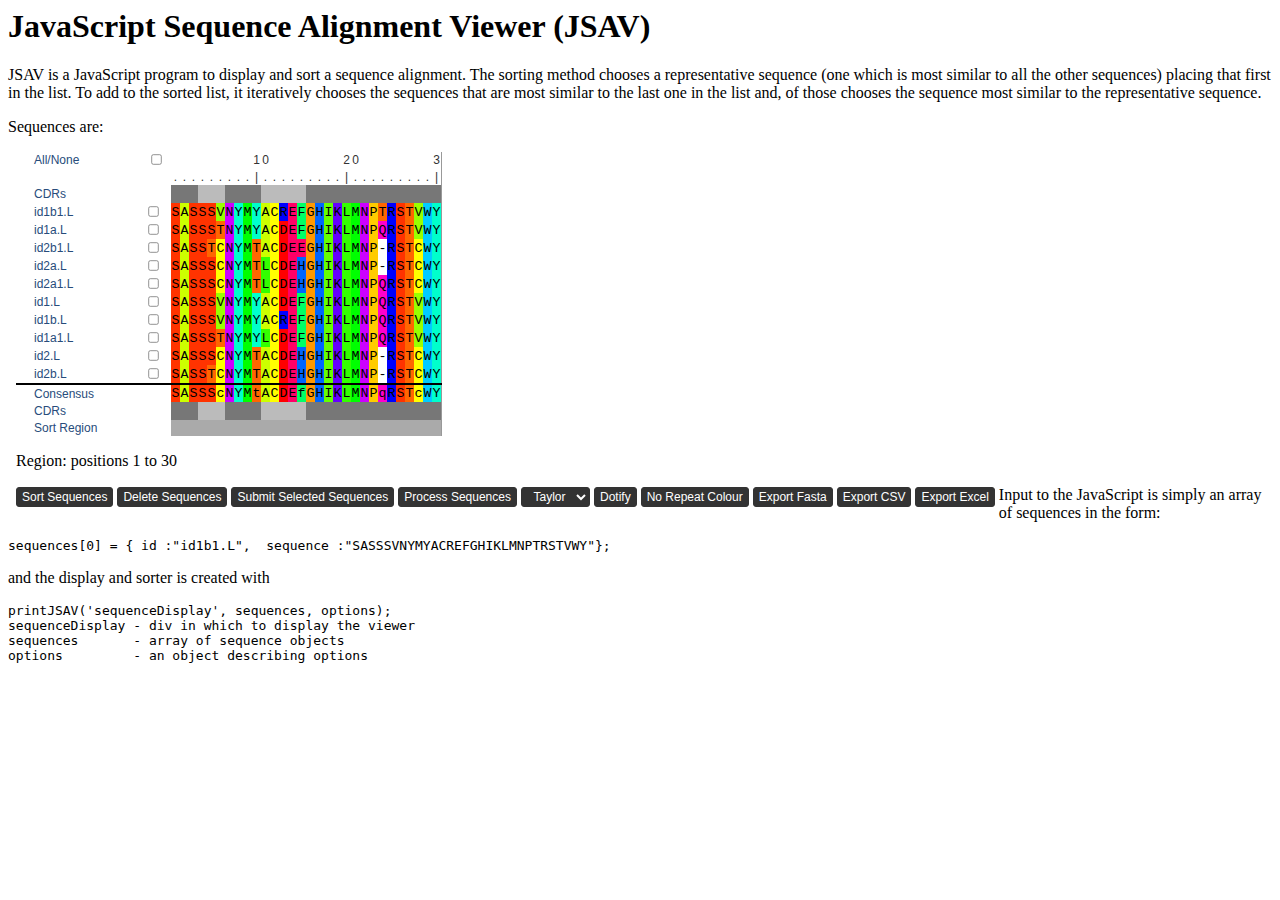
<file: index.html>
<DOCTYPE html>
<html lang="en">
<head>
<title>JSAV</title>

<!-- JQuery and JQuery-UI -->
<link href="external/jquery.css" rel="stylesheet" />
<script type='text/javascript' src='external/jquery-1.10.2.min.js'></script>
<script type='text/javascript' src='external/jquery-ui-1.10.4.custom.min.js'></script>

<!-- JSAV -->
<link href="JSAV.css" rel="stylesheet" />
<script type='text/javascript' src='JSAV.min.js'></script>

</head>

<body>
<script type='text/javascript'>
var MySeqs = [];

MySeqs.push({ id :"id1b1.L",  sequence :"SASSSVNYMYACREFGHIKLMNPTRSTVWY"});
MySeqs.push({ id :"id1a.L",   sequence :"SASSSTNYMYACDEFGHIKLMNPQRSTVWY"});
MySeqs.push({ id :"id2b1.L",  sequence :"SASSTCNYMTACDEEGHIKLMNP-RSTCWY"});
MySeqs.push({ id :"id2a.L",   sequence :"SASSSCNYMTLCDEHGHIKLMNP-RSTCWY"});
MySeqs.push({ id :"id2a1.L",  sequence :"SASSSCNYMTLCDEHGHIKLMNPQRSTCWY"});
MySeqs.push({ id :"id1.L",    sequence :"SASSSVNYMYACDEFGHIKLMNPQRSTVWY"});
MySeqs.push({ id :"id1b.L",   sequence :"SASSSVNYMYACREFGHIKLMNPQRSTVWY"});
MySeqs.push({ id :"id1a1.L",  sequence :"SASSSTNYMYLCDEFGHIKLMNPQRSTVWY"});
MySeqs.push({ id :"id2.L",    sequence :"SASSSCNYMTACDEHGHIKLMNP-RSTCWY"});
MySeqs.push({ id :"id2b.L",   sequence :"SASSTCNYMTACDEHGHIKLMNP-RSTCWY"});
</script>

<h1>JavaScript Sequence Alignment Viewer (JSAV)</h1>
<p>JSAV is a JavaScript program to display and sort a sequence
  alignment. The sorting method chooses a representative sequence (one
  which is most similar to all the other sequences) placing that first
  in the list. To add to the sorted list, it iteratively chooses the
  sequences that are most similar to the last one in the list and, of
  those chooses the sequence most similar to the representative
  sequence.</p>

<p>Sequences are:</p>
<div id='sequenceDisplay'>
</div>

<script type='text/javascript'>
function myAction(divId, sequences)
{
   var seqString = "";
   for(var i=0; i<sequences.length; i++)
   {
       seqString += ">" + sequences[i].id + "\n";
       seqString += sequences[i].sequence + "\n\n";
   }
   alert(seqString);
}

var MyOptions = Array();
MyOptions.sortable = true;
MyOptions.selectable = true;
MyOptions.deletable = true;
MyOptions.exportable = true;
MyOptions.border = false;
MyOptions.highlight = [3,5,10,14];
MyOptions.submit = "http://www.bioinf.org.uk/cgi-bin/echo.pl";
MyOptions.action = "myAction";
MyOptions.toggleDotify = true;
MyOptions.toggleNocolour = true;
MyOptions.fasta = true;
MyOptions.consensus = true;
MyOptions.colourScheme = "taylor";
MyOptions.selectColour = true;
MyOptions.idSubmit = "http://www.bioinf.org.uk/cgi-bin/echo.pl";
MyOptions.idSubmitKey = "id:seq";
MyOptions.idSubmitAttribute = "id:sequence";
MyOptions.idSubmitClean = true;
MyOptions.autoLabels = true;

printJSAV('sequenceDisplay', MySeqs, MyOptions);
</script>

<p>Input to the JavaScript is simply an array of sequences in
  the form:</p>
<pre>
sequences[0] = { id :"id1b1.L",  sequence :"SASSSVNYMYACREFGHIKLMNPTRSTVWY"};
</pre>
<p>and the display and sorter is created with</p>
<pre>
printJSAV('sequenceDisplay', sequences, options);
sequenceDisplay - div in which to display the viewer
sequences       - array of sequence objects
options         - an object describing options
</pre>




</body>
</html>
</file>
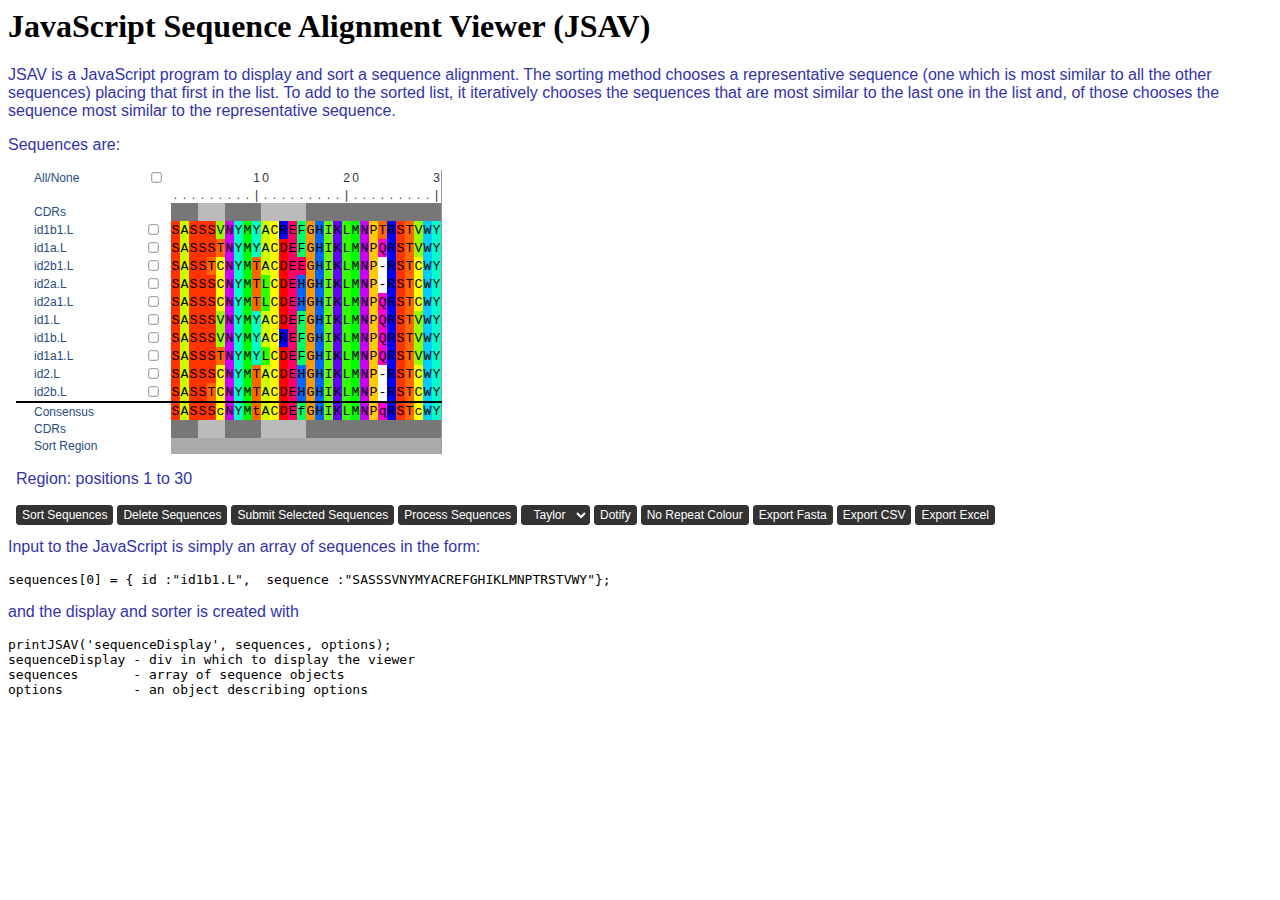
<file: demo/index.html>
<DOCTYPE html>
<html lang="en">
<head>
<title>JSAV</title>

<!-- JQuery and JQuery-UI -->
<link href="../external/jquery.css" rel="stylesheet" />
<script type='text/javascript' src='../external/jquery-1.10.2.min.js'></script>
<script type='text/javascript' src='../external/jquery-ui-1.10.4.custom.min.js'></script>

<!-- JSAV -->
<link href="../JSAV.css" rel="stylesheet" />
<script type='text/javascript' src='../JSAV.min.js'></script>

<style>
p, label {font: 12pt Arial,Helvetica,sans-serif;
   color: #3333AA;
}
</style>

</head>

<body>
<script type='text/javascript'>
var MySeqs = [];

MySeqs.push({ id :"id1b1.L",  sequence :"SASSSVNYMYACREFGHIKLMNPTRSTVWY"});
MySeqs.push({ id :"id1a.L",   sequence :"SASSSTNYMYACDEFGHIKLMNPQRSTVWY"});
MySeqs.push({ id :"id2b1.L",  sequence :"SASSTCNYMTACDEEGHIKLMNP-RSTCWY"});
MySeqs.push({ id :"id2a.L",   sequence :"SASSSCNYMTLCDEHGHIKLMNP-RSTCWY"});
MySeqs.push({ id :"id2a1.L",  sequence :"SASSSCNYMTLCDEHGHIKLMNPQRSTCWY"});
MySeqs.push({ id :"id1.L",    sequence :"SASSSVNYMYACDEFGHIKLMNPQRSTVWY"});
MySeqs.push({ id :"id1b.L",   sequence :"SASSSVNYMYACREFGHIKLMNPQRSTVWY"});
MySeqs.push({ id :"id1a1.L",  sequence :"SASSSTNYMYLCDEFGHIKLMNPQRSTVWY"});
MySeqs.push({ id :"id2.L",    sequence :"SASSSCNYMTACDEHGHIKLMNP-RSTCWY"});
MySeqs.push({ id :"id2b.L",   sequence :"SASSTCNYMTACDEHGHIKLMNP-RSTCWY"});
</script>

<h1>JavaScript Sequence Alignment Viewer (JSAV)</h1>
<p>JSAV is a JavaScript program to display and sort a sequence
  alignment. The sorting method chooses a representative sequence (one
  which is most similar to all the other sequences) placing that first
  in the list. To add to the sorted list, it iteratively chooses the
  sequences that are most similar to the last one in the list and, of
  those chooses the sequence most similar to the representative
  sequence.</p>

<p>Sequences are:</p>
<div id='sequenceDisplay'>
</div>

<script type='text/javascript'>
function myAction(divId, sequences)
{
   var seqString = "";
   for(var i=0; i<sequences.length; i++)
   {
       seqString += ">" + sequences[i].id + "\n";
       seqString += sequences[i].sequence + "\n\n";
   }
   alert(seqString);
}

var MyOptions = Array();
MyOptions.sortable = true;
MyOptions.selectable = true;
MyOptions.deletable = true;
MyOptions.exportable = true;
MyOptions.border = false;
MyOptions.highlight = [3,5,10,14];
MyOptions.submit = "http://www.bioinf.org.uk/cgi-bin/echo.pl";
MyOptions.action = "myAction";
MyOptions.toggleDotify = true;
MyOptions.toggleNocolour = true;
MyOptions.fasta = true;
MyOptions.consensus = true;
MyOptions.colourScheme = "taylor";
MyOptions.selectColour = true;
MyOptions.idSubmit = "http://www.bioinf.org.uk/cgi-bin/echo.pl";
MyOptions.idSubmitKey = "id:seq";
MyOptions.idSubmitAttribute = "id:sequence";
MyOptions.idSubmitClean = true;
MyOptions.autoLabels = true;

printJSAV('sequenceDisplay', MySeqs, MyOptions);
</script>

<br />

<p>Input to the JavaScript is simply an array of sequences in
  the form:</p>
<pre>
sequences[0] = { id :"id1b1.L",  sequence :"SASSSVNYMYACREFGHIKLMNPTRSTVWY"};
</pre>
<p>and the display and sorter is created with</p>
<pre>
printJSAV('sequenceDisplay', sequences, options);
sequenceDisplay - div in which to display the viewer
sequences       - array of sequence objects
options         - an object describing options
</pre>




</body>
</html>
</file>
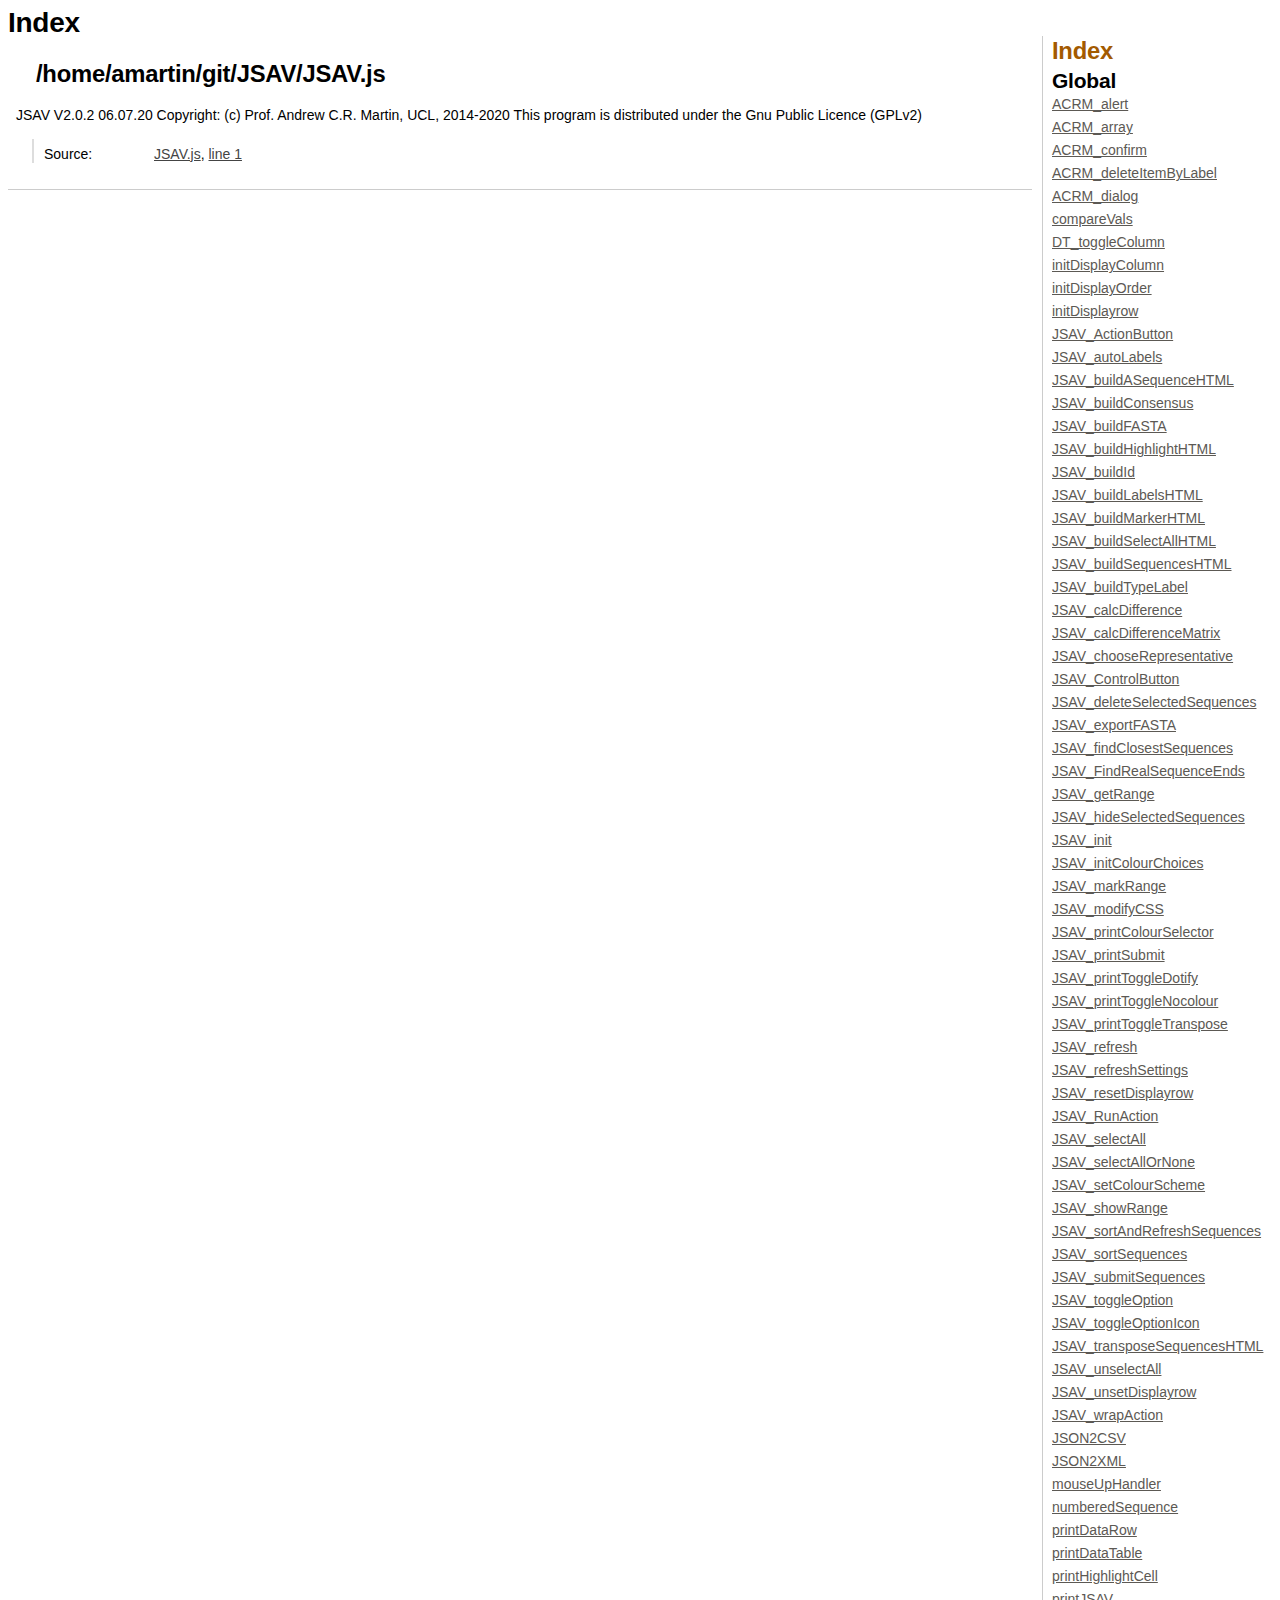
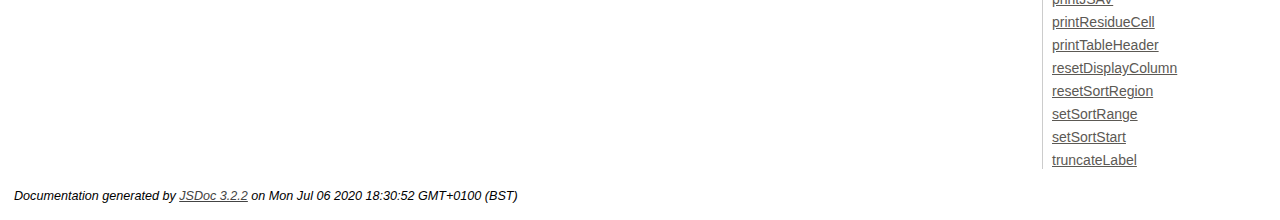
<file: out/index.html>
<!DOCTYPE html>
<html lang="en">
<head>
    <meta charset="utf-8">
    <title>JSDoc: Index</title>
    
    <script src="scripts/prettify/prettify.js"> </script>
    <script src="scripts/prettify/lang-css.js"> </script>
    <!--[if lt IE 9]>
      <script src="//html5shiv.googlecode.com/svn/trunk/html5.js"></script>
    <![endif]-->
    <link type="text/css" rel="stylesheet" href="styles/prettify-tomorrow.css">
    <link type="text/css" rel="stylesheet" href="styles/jsdoc-default.css">
</head>

<body>

<div id="main">
    
    <h1 class="page-title">Index</h1>
    
    


    


    <h3> </h3>









    











<section>
    
<header>
    <h2>
    /home/amartin/git/JSAV/JSAV.js
    </h2>
    
</header>  

<article>
    <div class="container-overview">
    
    
    
        
            <div class="description">JSAV V2.0.2 06.07.20
    Copyright:  (c) Prof. Andrew C.R. Martin, UCL, 2014-2020
    This program is distributed under the Gnu Public Licence (GPLv2)</div>
        
        
        
<dl class="details">
    
        
    
    
    

    
    
    
    
    
    
    
    
    
    
    
    
    
    <dt class="tag-source">Source:</dt>
    <dd class="tag-source"><ul class="dummy"><li>
        <a href="JSAV.js.html">JSAV.js</a>, <a href="JSAV.js.html#line1">line 1</a>
    </li></ul></dd>
    
    
    
    
    
    
    
</dl>

        
        
    
    </div>
    
    
    
    
    
    
    
    
    
    
    
    
    
    
    
    
    
    
</article>

</section>  




</div>

<nav>
    <h2><a href="index.html">Index</a></h2><h3>Global</h3><ul><li><a href="global.html#ACRM_alert">ACRM_alert</a></li><li><a href="global.html#ACRM_array">ACRM_array</a></li><li><a href="global.html#ACRM_confirm">ACRM_confirm</a></li><li><a href="global.html#ACRM_deleteItemByLabel">ACRM_deleteItemByLabel</a></li><li><a href="global.html#ACRM_dialog">ACRM_dialog</a></li><li><a href="global.html#compareVals">compareVals</a></li><li><a href="global.html#DT_toggleColumn">DT_toggleColumn</a></li><li><a href="global.html#initDisplayColumn">initDisplayColumn</a></li><li><a href="global.html#initDisplayOrder">initDisplayOrder</a></li><li><a href="global.html#initDisplayrow">initDisplayrow</a></li><li><a href="global.html#JSAV_ActionButton">JSAV_ActionButton</a></li><li><a href="global.html#JSAV_autoLabels">JSAV_autoLabels</a></li><li><a href="global.html#JSAV_buildASequenceHTML">JSAV_buildASequenceHTML</a></li><li><a href="global.html#JSAV_buildConsensus">JSAV_buildConsensus</a></li><li><a href="global.html#JSAV_buildFASTA">JSAV_buildFASTA</a></li><li><a href="global.html#JSAV_buildHighlightHTML">JSAV_buildHighlightHTML</a></li><li><a href="global.html#JSAV_buildId">JSAV_buildId</a></li><li><a href="global.html#JSAV_buildLabelsHTML">JSAV_buildLabelsHTML</a></li><li><a href="global.html#JSAV_buildMarkerHTML">JSAV_buildMarkerHTML</a></li><li><a href="global.html#JSAV_buildSelectAllHTML">JSAV_buildSelectAllHTML</a></li><li><a href="global.html#JSAV_buildSequencesHTML">JSAV_buildSequencesHTML</a></li><li><a href="global.html#JSAV_buildTypeLabel">JSAV_buildTypeLabel</a></li><li><a href="global.html#JSAV_calcDifference">JSAV_calcDifference</a></li><li><a href="global.html#JSAV_calcDifferenceMatrix">JSAV_calcDifferenceMatrix</a></li><li><a href="global.html#JSAV_chooseRepresentative">JSAV_chooseRepresentative</a></li><li><a href="global.html#JSAV_ControlButton">JSAV_ControlButton</a></li><li><a href="global.html#JSAV_deleteSelectedSequences">JSAV_deleteSelectedSequences</a></li><li><a href="global.html#JSAV_exportFASTA">JSAV_exportFASTA</a></li><li><a href="global.html#JSAV_findClosestSequences">JSAV_findClosestSequences</a></li><li><a href="global.html#JSAV_FindRealSequenceEnds">JSAV_FindRealSequenceEnds</a></li><li><a href="global.html#JSAV_getRange">JSAV_getRange</a></li><li><a href="global.html#JSAV_hideSelectedSequences">JSAV_hideSelectedSequences</a></li><li><a href="global.html#JSAV_init">JSAV_init</a></li><li><a href="global.html#JSAV_initColourChoices">JSAV_initColourChoices</a></li><li><a href="global.html#JSAV_markRange">JSAV_markRange</a></li><li><a href="global.html#JSAV_modifyCSS">JSAV_modifyCSS</a></li><li><a href="global.html#JSAV_printColourSelector">JSAV_printColourSelector</a></li><li><a href="global.html#JSAV_printSubmit">JSAV_printSubmit</a></li><li><a href="global.html#JSAV_printToggleDotify">JSAV_printToggleDotify</a></li><li><a href="global.html#JSAV_printToggleNocolour">JSAV_printToggleNocolour</a></li><li><a href="global.html#JSAV_printToggleTranspose">JSAV_printToggleTranspose</a></li><li><a href="global.html#JSAV_refresh">JSAV_refresh</a></li><li><a href="global.html#JSAV_refreshSettings">JSAV_refreshSettings</a></li><li><a href="global.html#JSAV_resetDisplayrow">JSAV_resetDisplayrow</a></li><li><a href="global.html#JSAV_RunAction">JSAV_RunAction</a></li><li><a href="global.html#JSAV_selectAll">JSAV_selectAll</a></li><li><a href="global.html#JSAV_selectAllOrNone">JSAV_selectAllOrNone</a></li><li><a href="global.html#JSAV_setColourScheme">JSAV_setColourScheme</a></li><li><a href="global.html#JSAV_showRange">JSAV_showRange</a></li><li><a href="global.html#JSAV_sortAndRefreshSequences">JSAV_sortAndRefreshSequences</a></li><li><a href="global.html#JSAV_sortSequences">JSAV_sortSequences</a></li><li><a href="global.html#JSAV_submitSequences">JSAV_submitSequences</a></li><li><a href="global.html#JSAV_toggleOption">JSAV_toggleOption</a></li><li><a href="global.html#JSAV_toggleOptionIcon">JSAV_toggleOptionIcon</a></li><li><a href="global.html#JSAV_transposeSequencesHTML">JSAV_transposeSequencesHTML</a></li><li><a href="global.html#JSAV_unselectAll">JSAV_unselectAll</a></li><li><a href="global.html#JSAV_unsetDisplayrow">JSAV_unsetDisplayrow</a></li><li><a href="global.html#JSAV_wrapAction">JSAV_wrapAction</a></li><li><a href="global.html#JSON2CSV">JSON2CSV</a></li><li><a href="global.html#JSON2XML">JSON2XML</a></li><li><a href="global.html#mouseUpHandler">mouseUpHandler</a></li><li><a href="global.html#numberedSequence">numberedSequence</a></li><li><a href="global.html#printDataRow">printDataRow</a></li><li><a href="global.html#printDataTable">printDataTable</a></li><li><a href="global.html#printHighlightCell">printHighlightCell</a></li><li><a href="global.html#printJSAV">printJSAV</a></li><li><a href="global.html#printResidueCell">printResidueCell</a></li><li><a href="global.html#printTableHeader">printTableHeader</a></li><li><a href="global.html#resetDisplayColumn">resetDisplayColumn</a></li><li><a href="global.html#resetSortRegion">resetSortRegion</a></li><li><a href="global.html#setSortRange">setSortRange</a></li><li><a href="global.html#setSortStart">setSortStart</a></li><li><a href="global.html#truncateLabel">truncateLabel</a></li></ul>
</nav>

<br clear="both">

<footer>
    Documentation generated by <a href="https://github.com/jsdoc3/jsdoc">JSDoc 3.2.2</a> on Mon Jul 06 2020 18:30:52 GMT+0100 (BST)
</footer>

<script> prettyPrint(); </script>
<script src="scripts/linenumber.js"> </script>
</body>
</html>
</file>
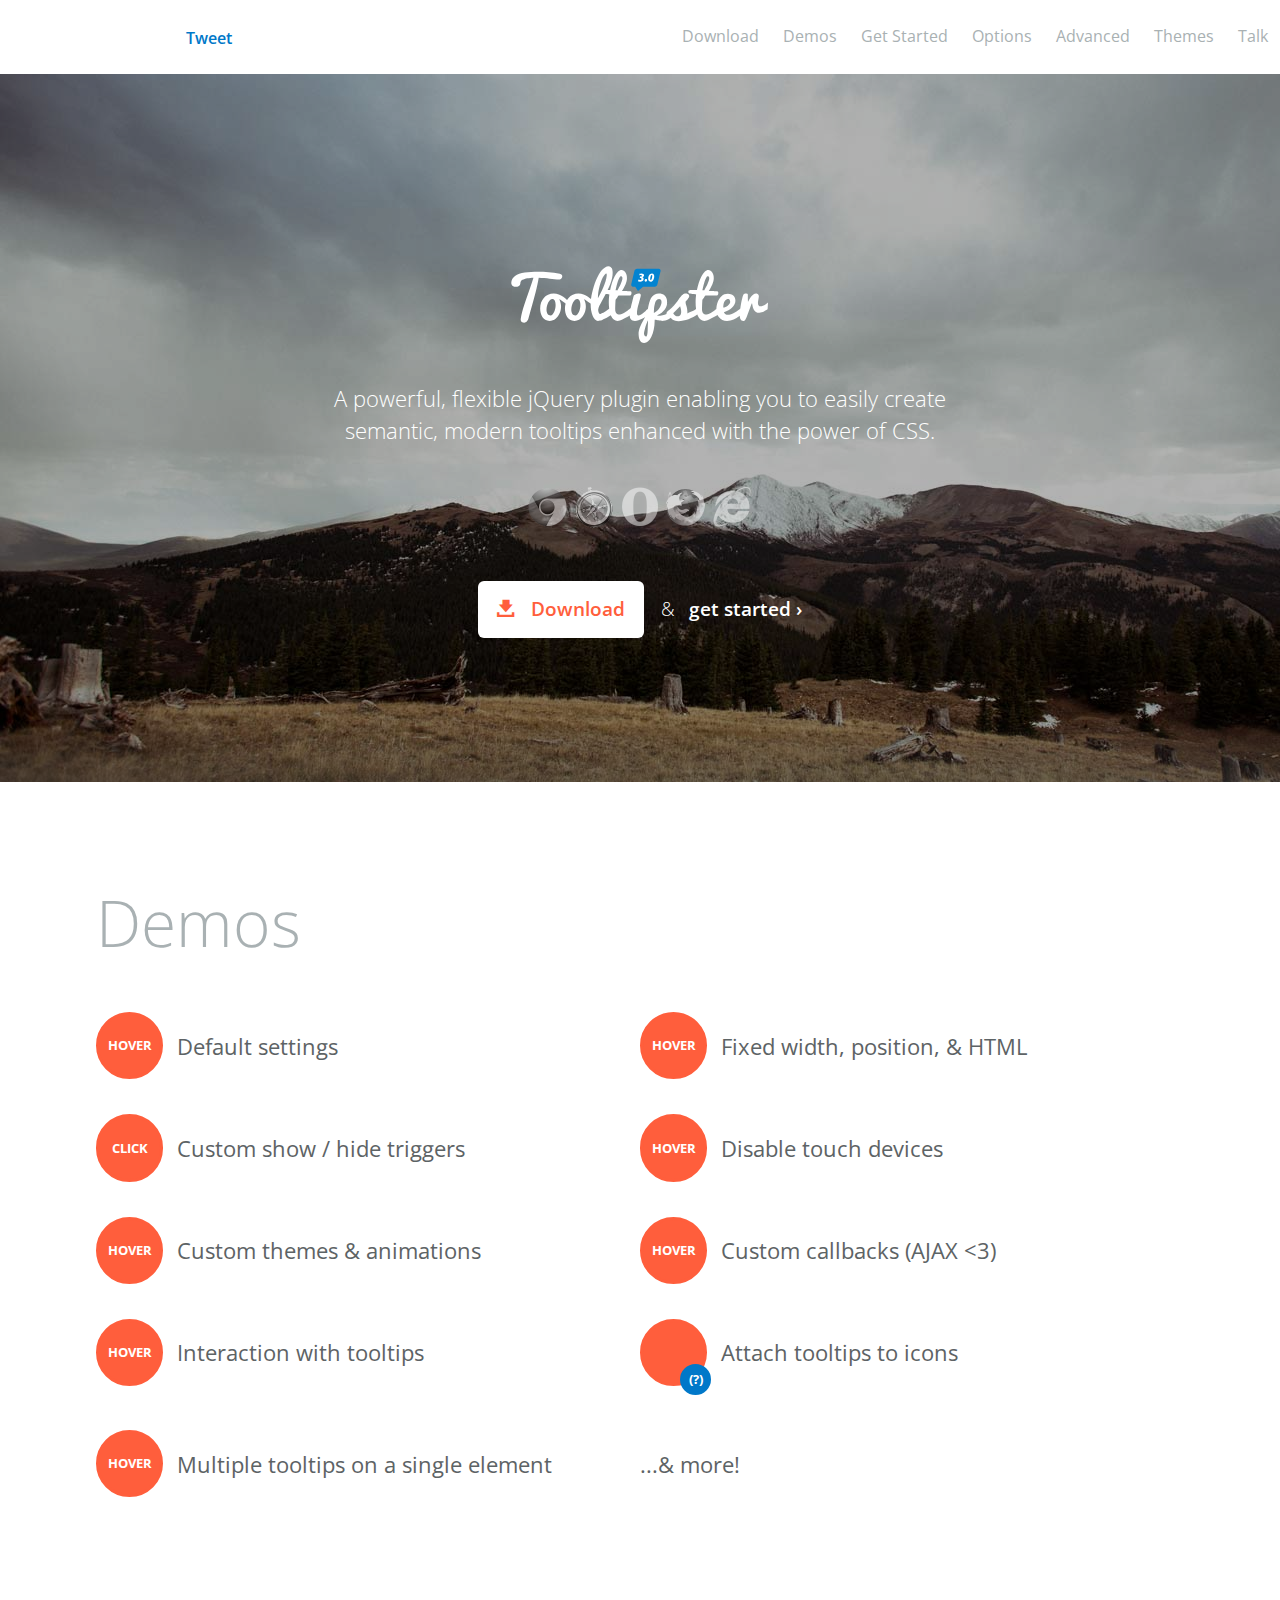
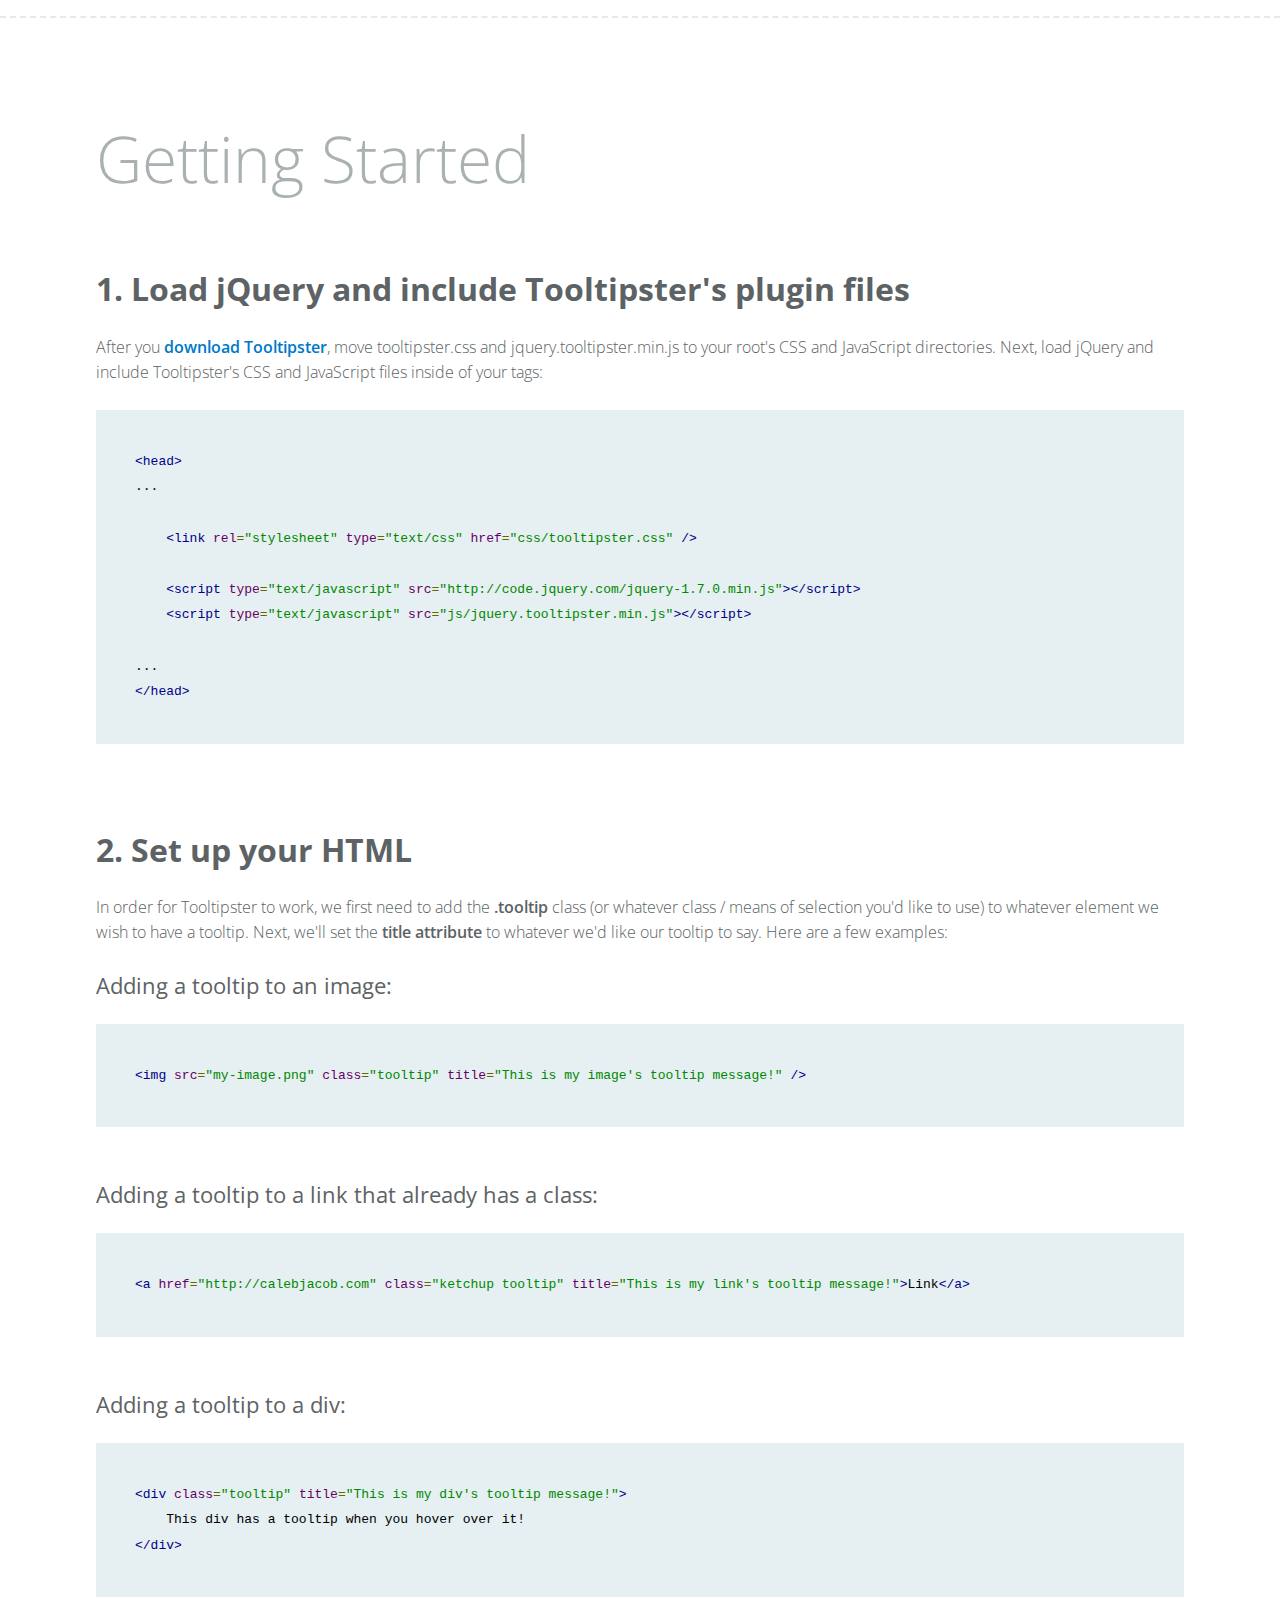
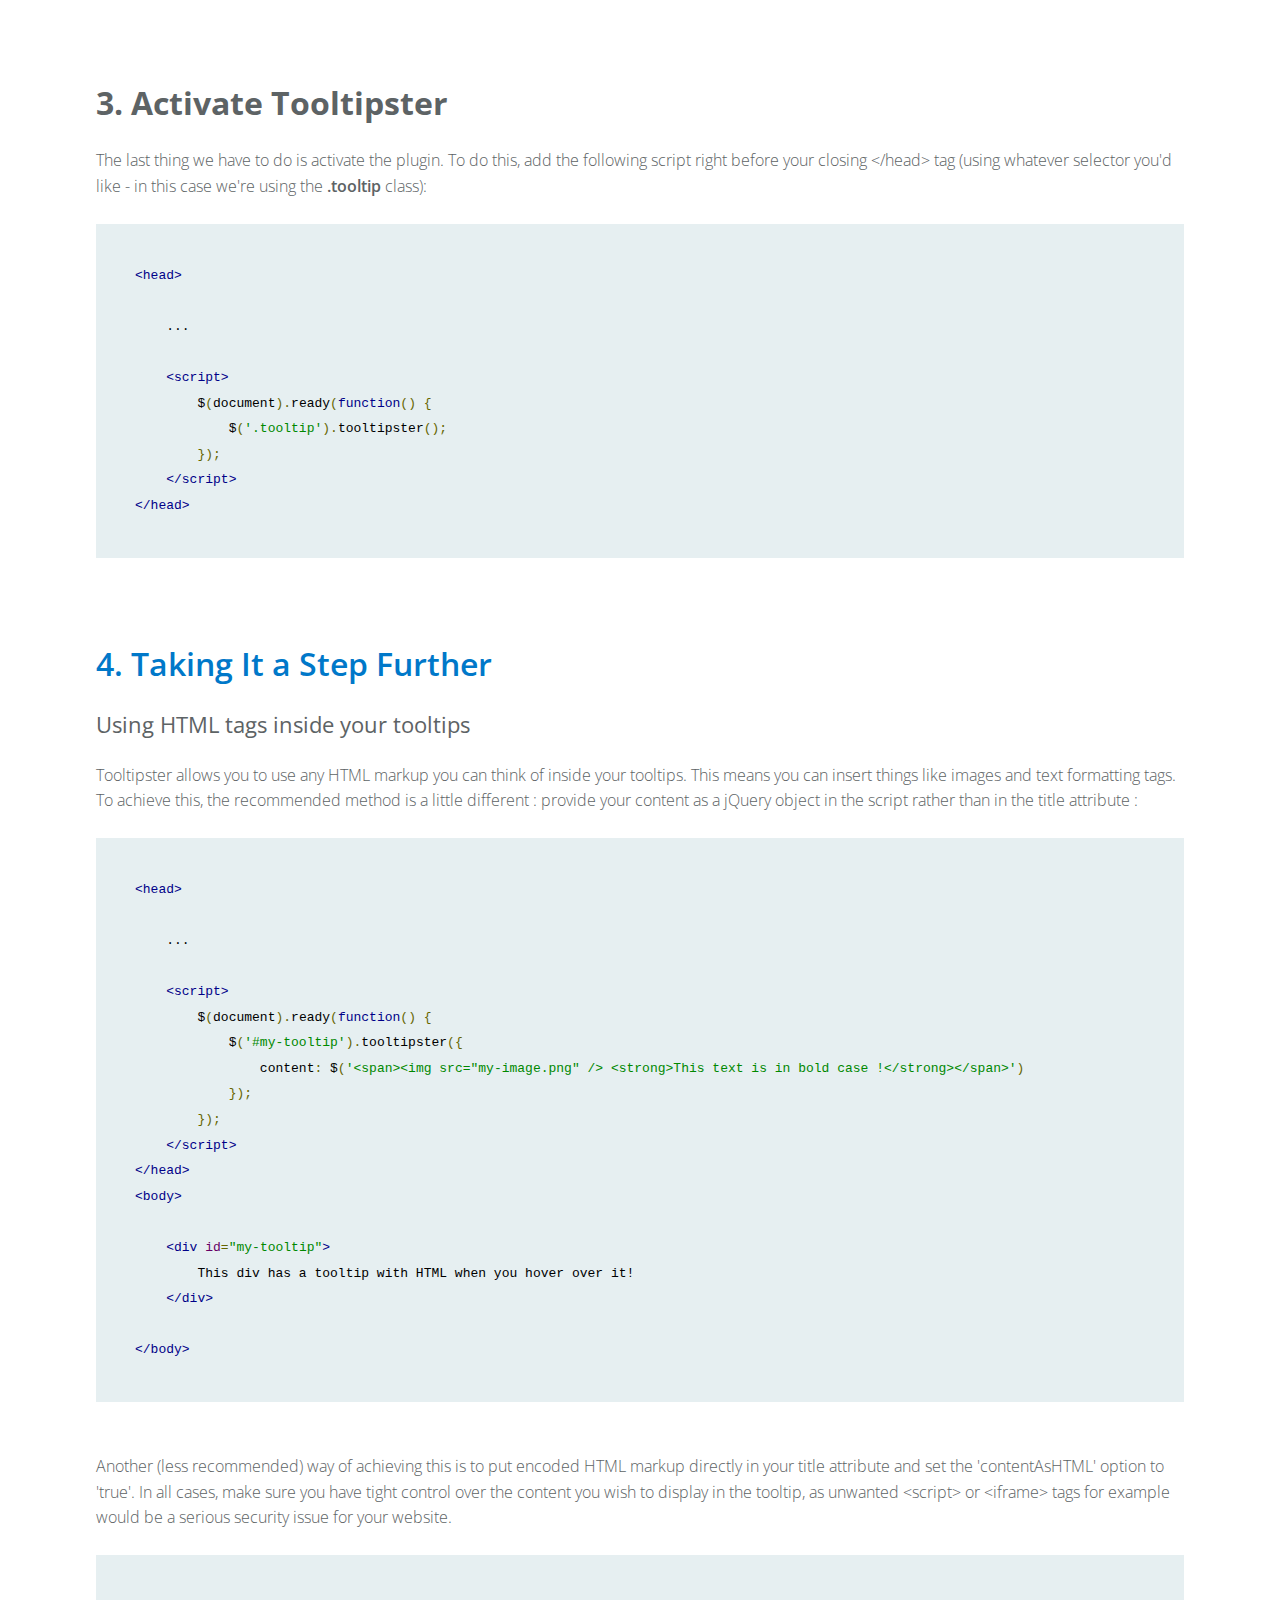
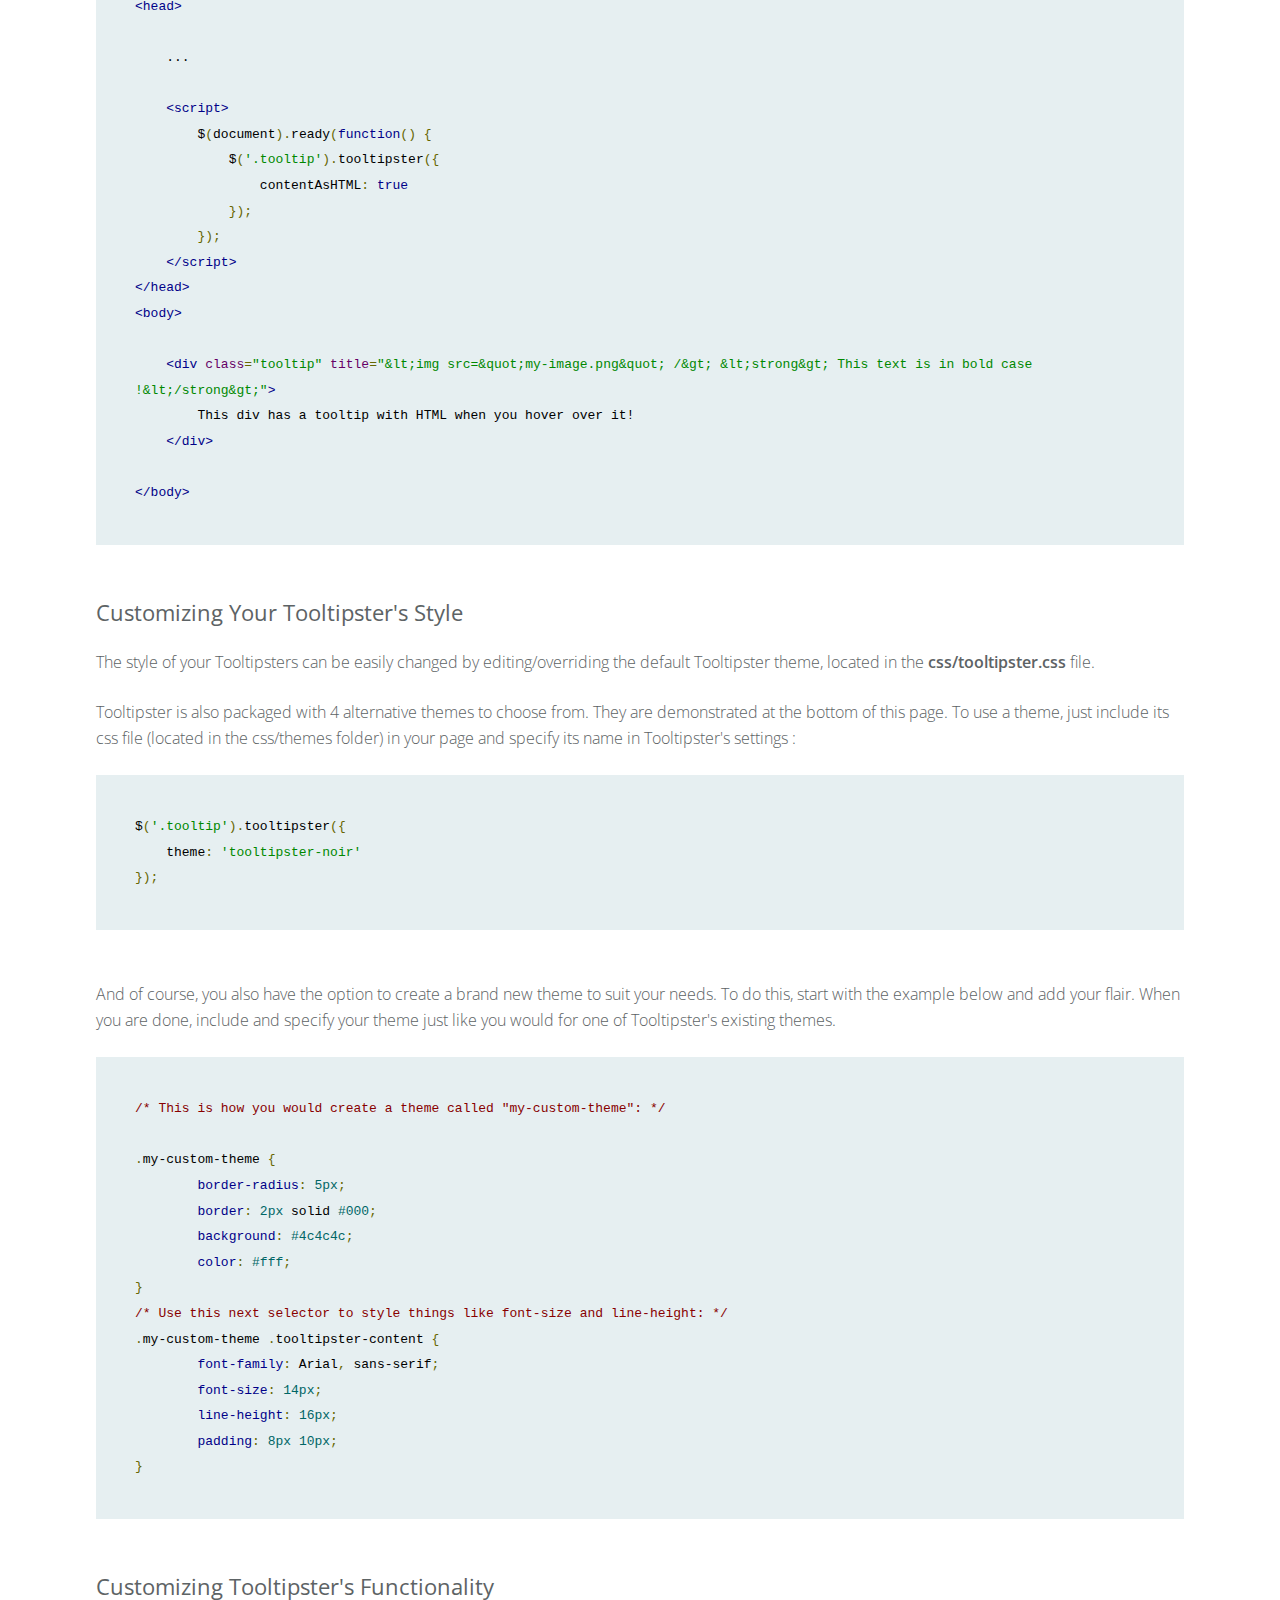
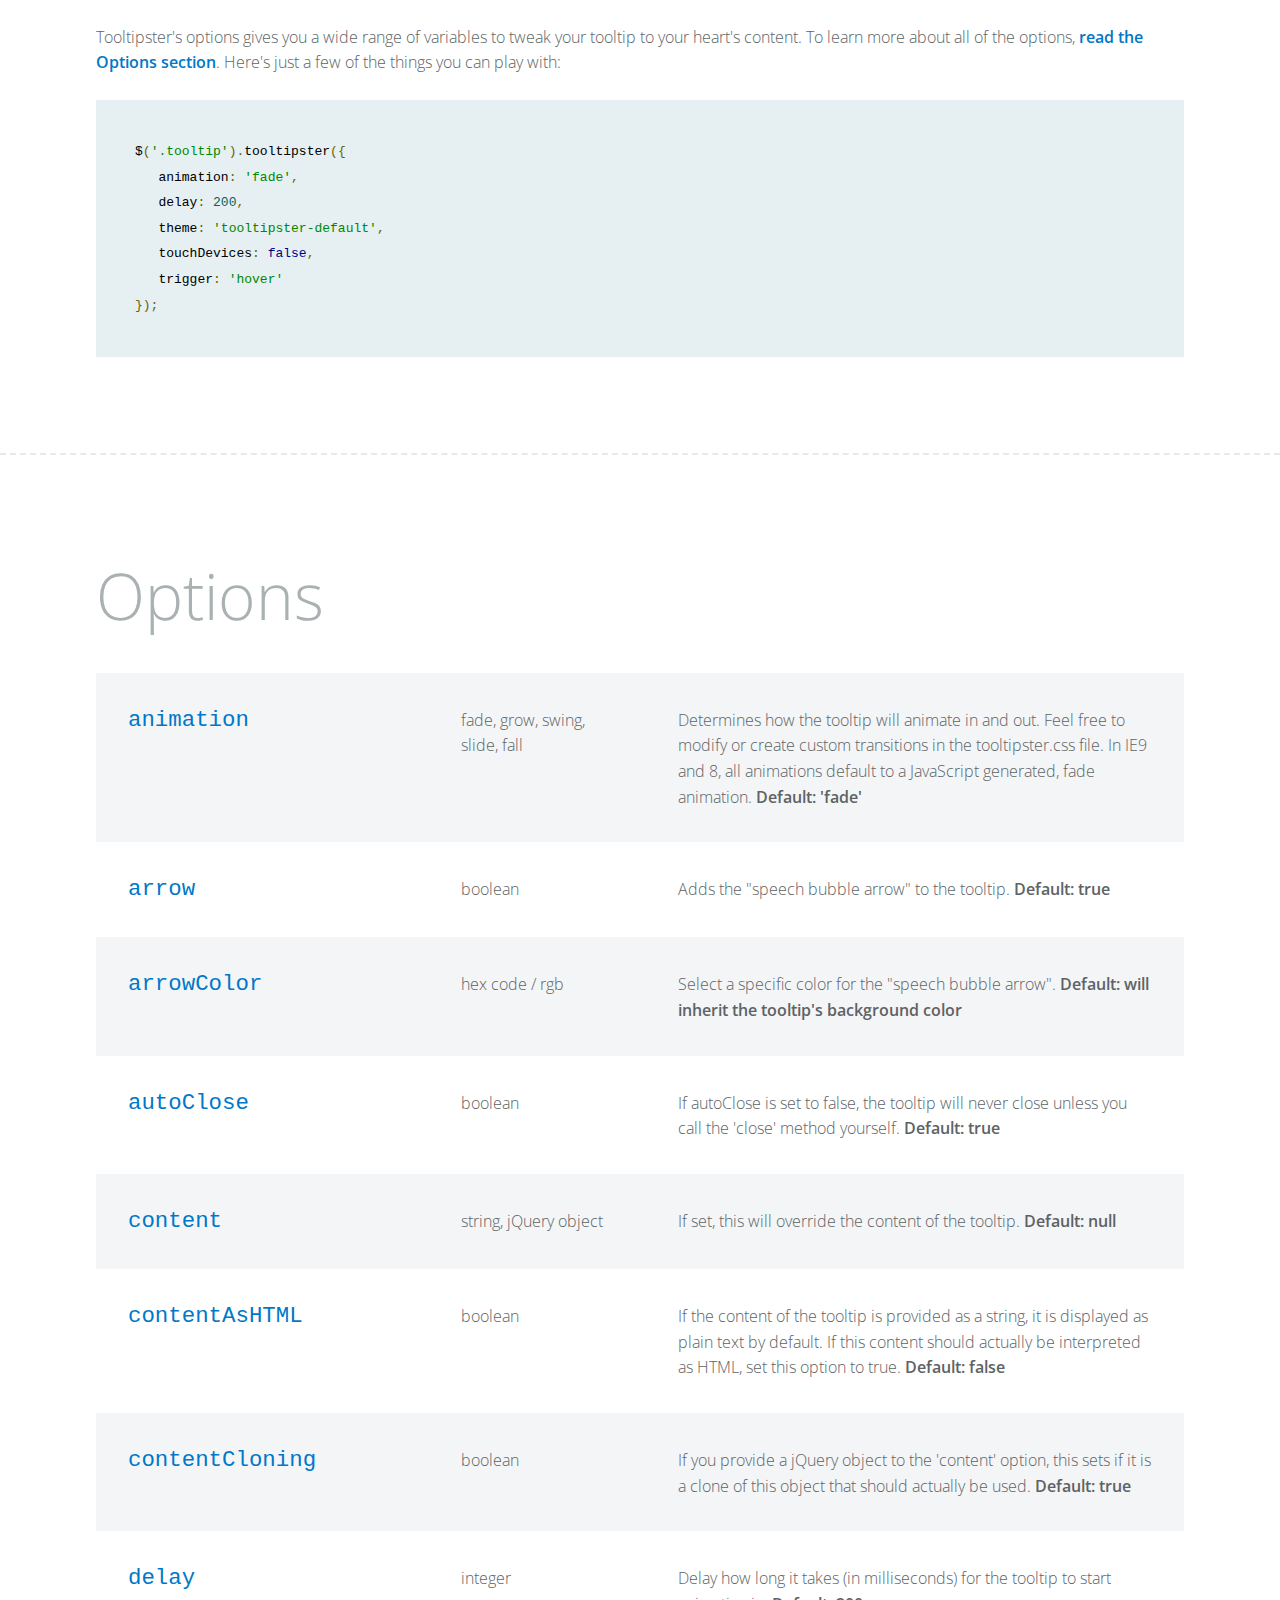
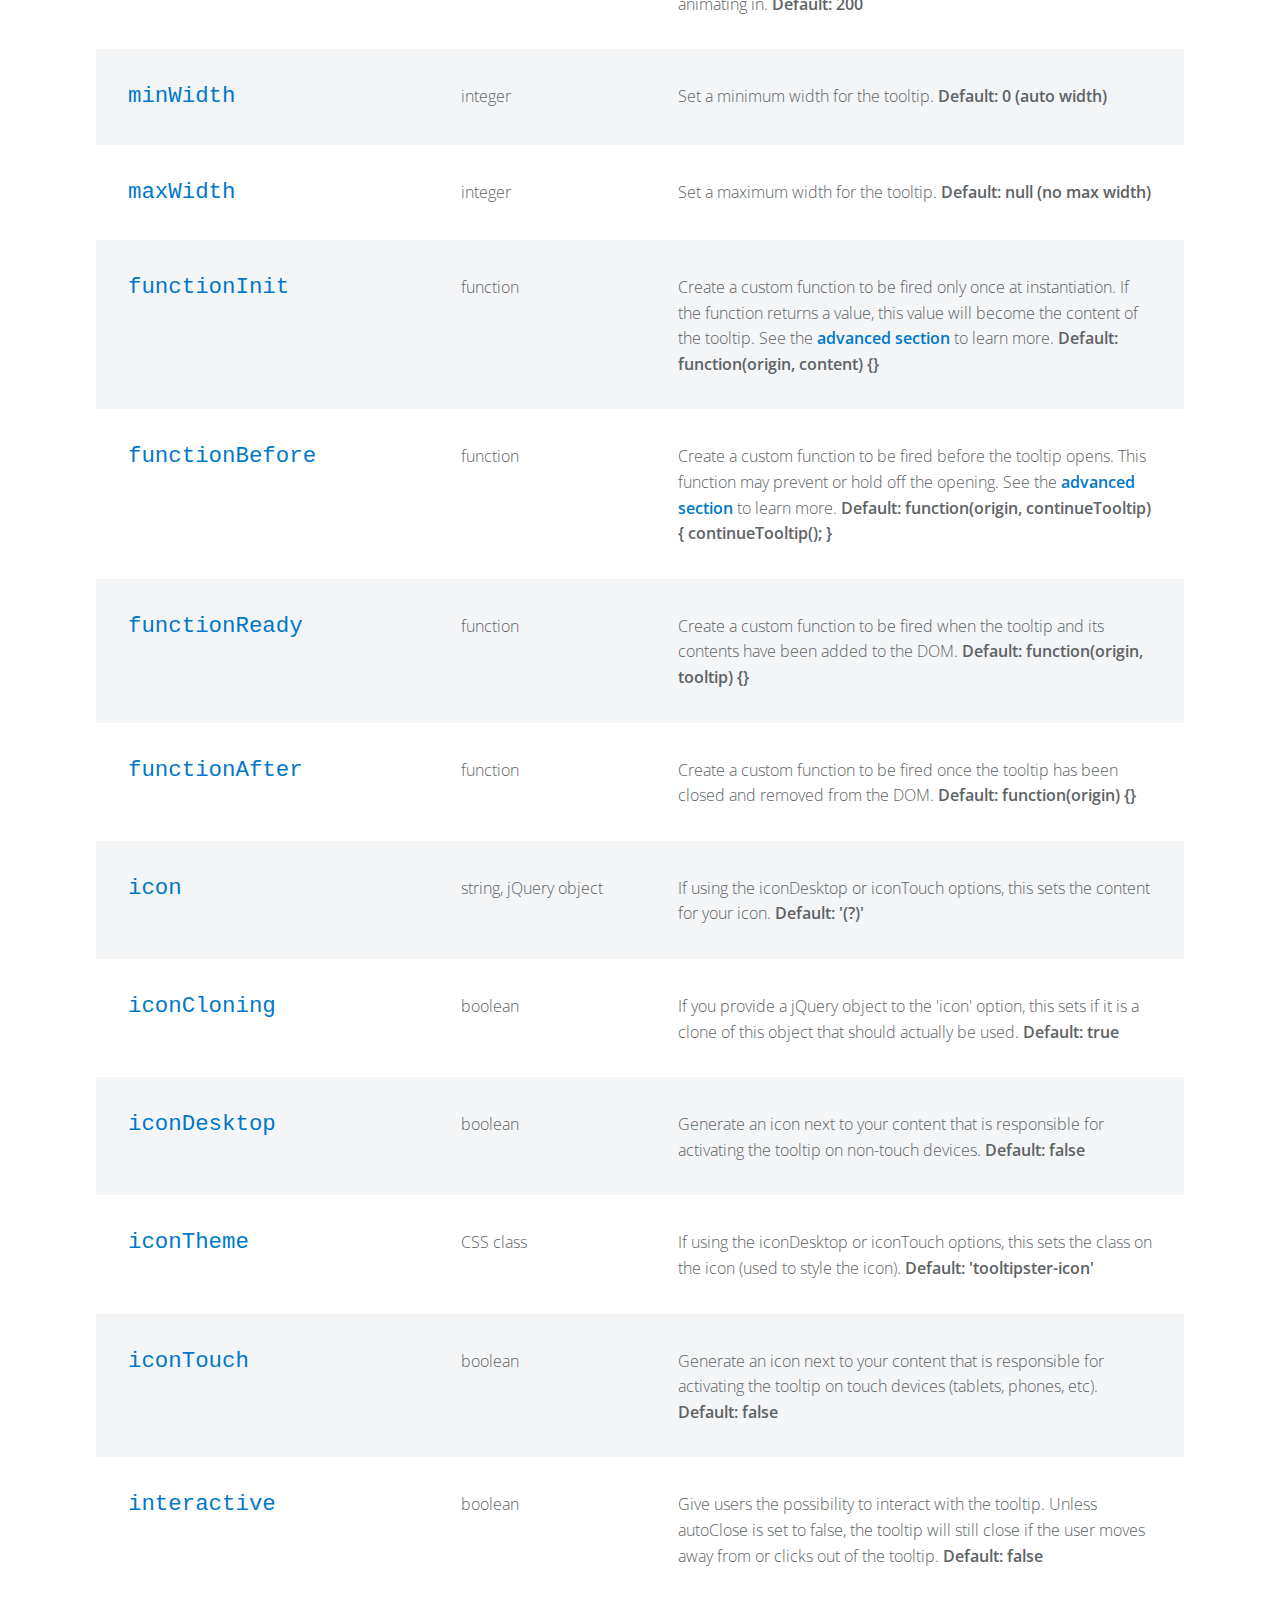
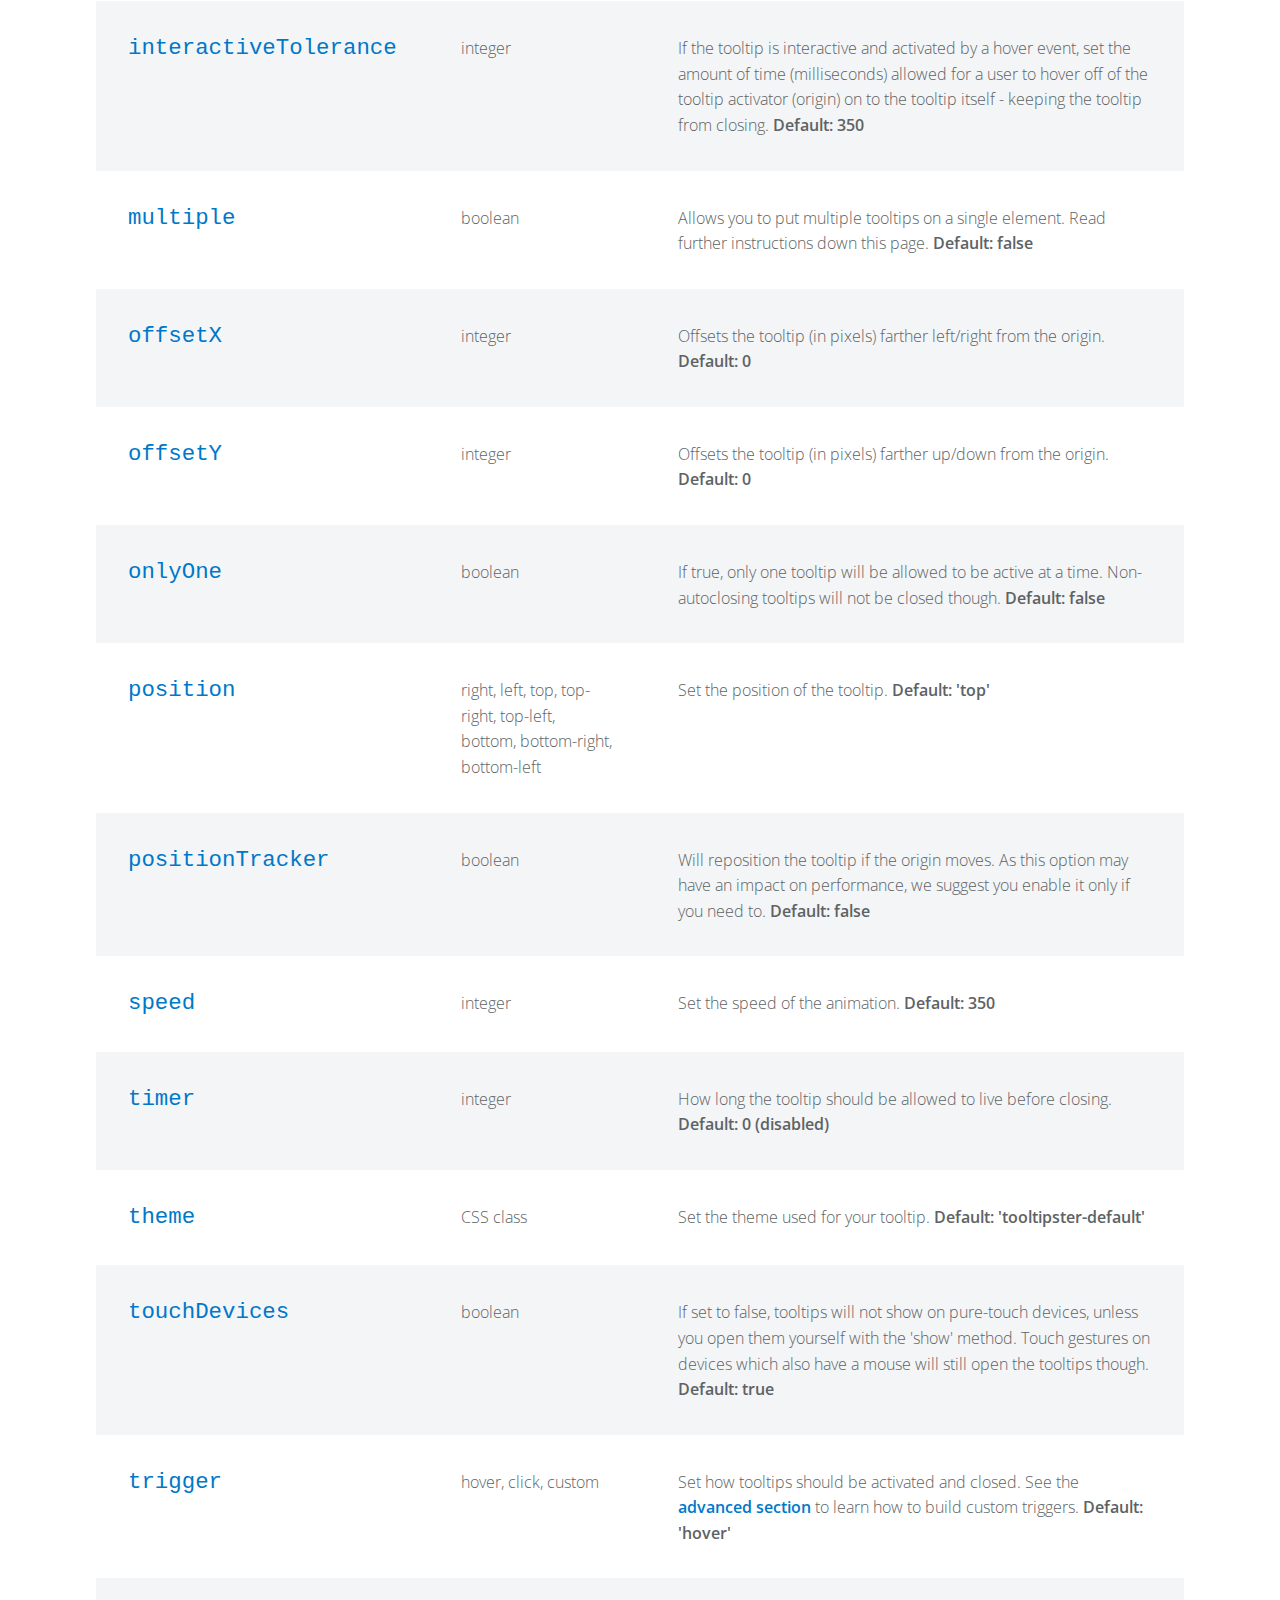
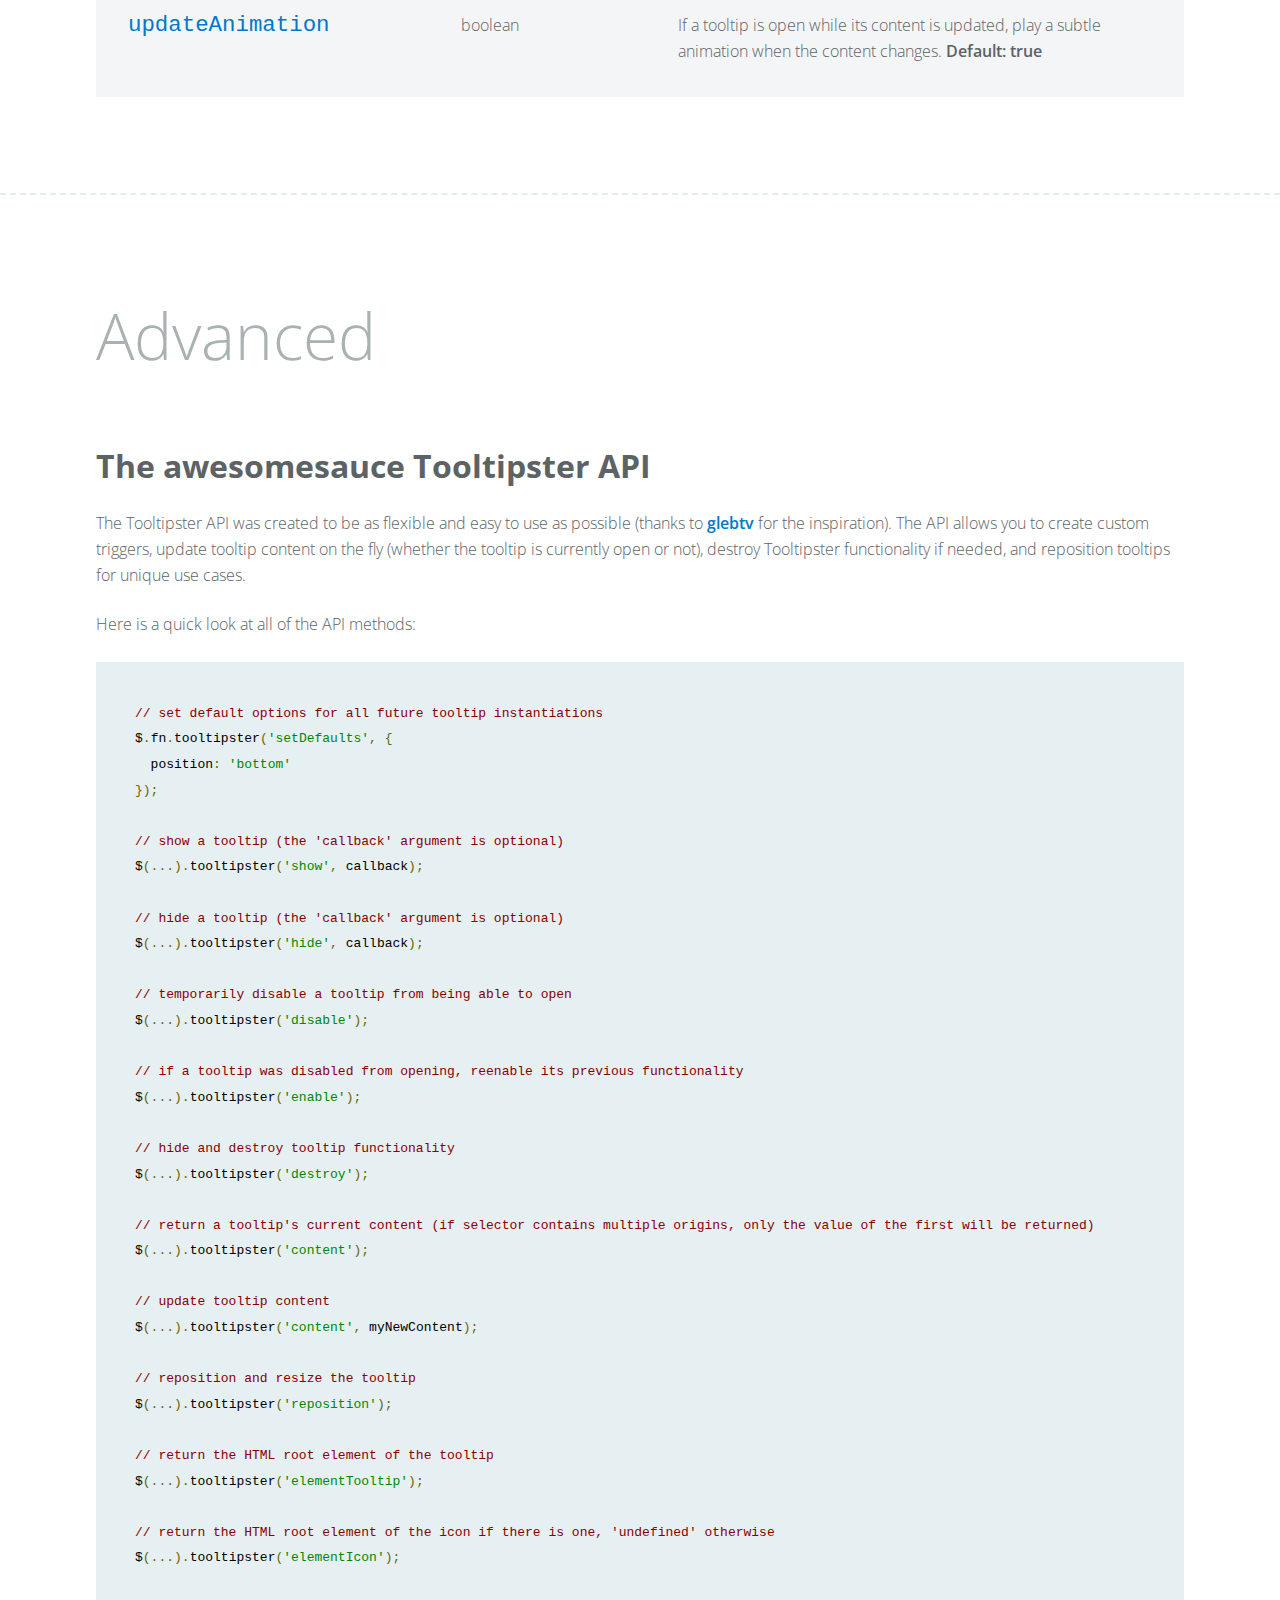
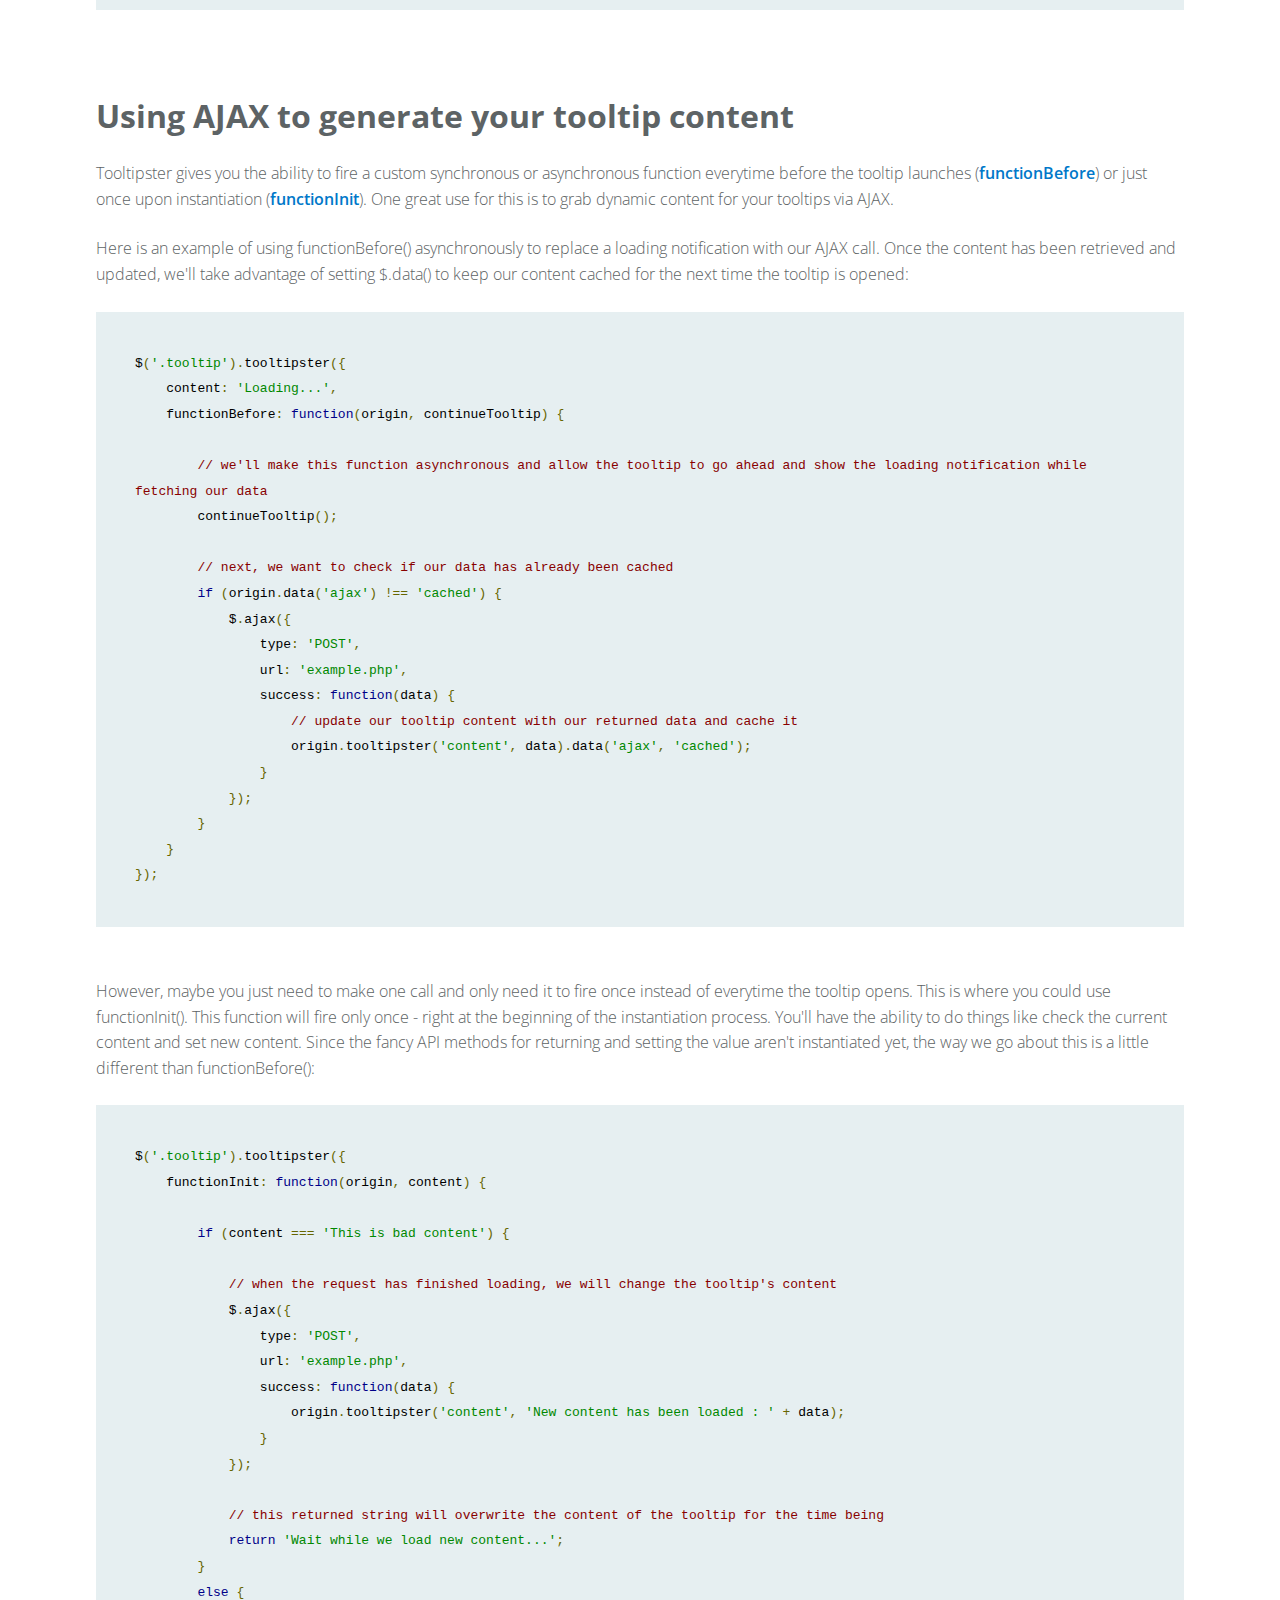
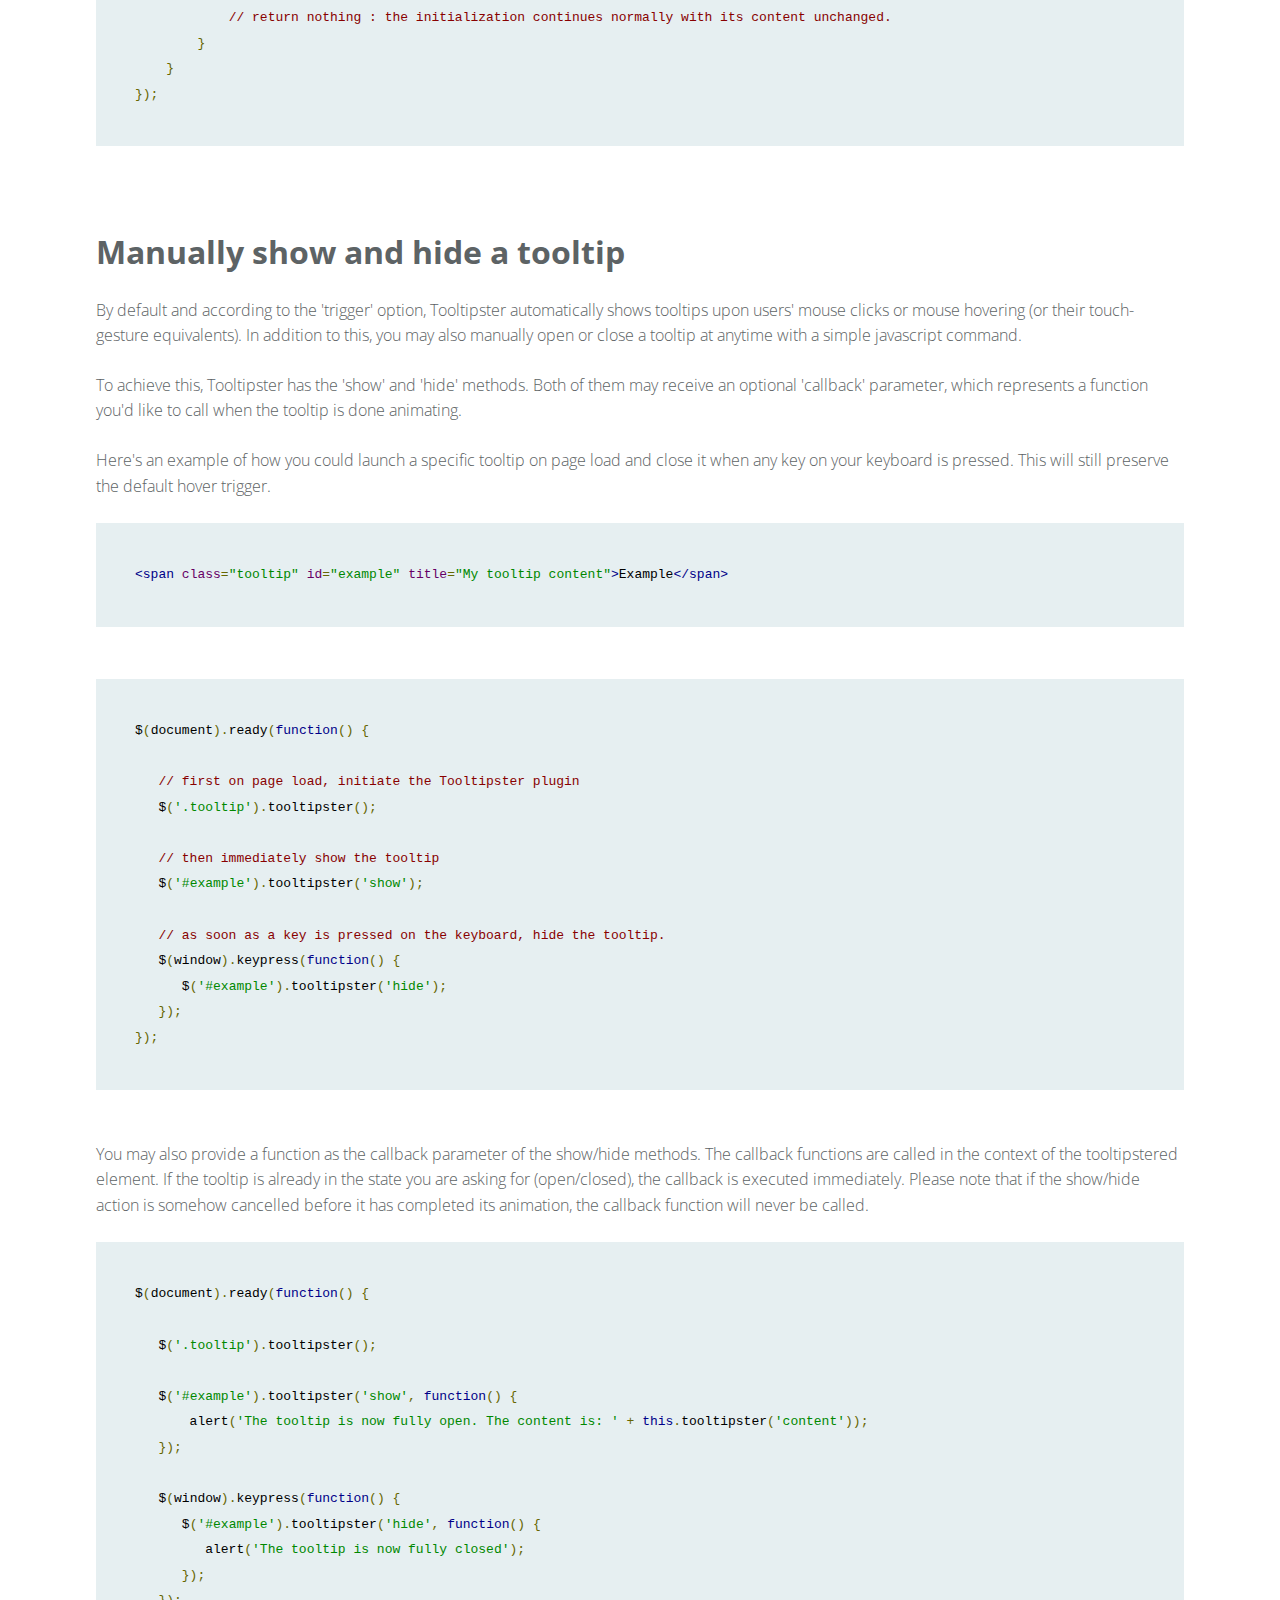
<file: external/tooltipster-master/index.html>
<!DOCTYPE html>
<html lang="en">
<head>
	<title>Tooltipster - The jQuery Tooltip Plugin</title>
	<meta charset="UTF-8" />
	<meta name="viewport" content="width=device-width, initial-scale=1, maximum-scale=1.0, user-scalable=no">
	<meta name="description" content="Tooltipster is a powerful, flexible jQuery plugin enabling you to easily create clean, HTML5 validated tooltips." />
	<meta property="og:title" content="Tooltipster" />
	<meta property="og:type" content="website" />
	<meta property="og:url" content="index.html" />
	<meta property="og:image" content="images/social.jpg" />
	<meta property="og:site_name" content="Tooltipster - The jQuery Tooltip Plugin" />
	<meta property="og:description" content="Tooltipster is a powerful, flexible jQuery plugin enabling you to easily create clean, HTML5 validated tooltips." />
	<html itemscope itemtype="http://schema.org/CreativeWork">
	<meta itemprop="name" content="Tooltipster - The jQuery Tooltip Plugin">
	<meta itemprop="description" content="Tooltipster is a powerful, flexible jQuery plugin enabling you to easily create clean, HTML5 validated tooltips.">
	<meta itemprop="image" content="images/social.jpg">
	<link rel="icon" type="image/png" href="images/favicon.png" />
	<link rel="image_src" href="images/social.jpg" / >
	
	<link rel="stylesheet" type="text/css" href="doc/css/reset.css" />
	<link rel="stylesheet" type="text/css" href="doc/css/prettify.css" />
	<link rel="stylesheet" type="text/css" href="doc/css/style.css" />
	<link rel="stylesheet" type="text/css" href="css/tooltipster.css" />
	<link rel="stylesheet" type="text/css" href="css/themes/tooltipster-light.css" />
	<link rel="stylesheet" type="text/css" href="css/themes/tooltipster-noir.css" />
	<link rel="stylesheet" type="text/css" href="css/themes/tooltipster-punk.css" />
	<link rel="stylesheet" type="text/css" href="css/themes/tooltipster-shadow.css" />
	
	<script type="text/javascript" src="//ajax.googleapis.com/ajax/libs/jquery/1.7.0/jquery.min.js"></script>
	<script type="text/javascript" src="doc/js/jquery.jgfeed.js"></script>
	<script type="text/javascript" src="doc/js/prettify.js"></script>
	<script type="text/javascript" src="doc/js/lang-css.js"></script>
	<script type="text/javascript" src="doc/js/scripts.js"></script>
	<script type="text/javascript" src="js/jquery.tooltipster.js"></script>
	
	<!--[if lt IE 9]>
		<script src="//html5shiv.googlecode.com/svn/trunk/html5.js"></script>
	<![endif]-->
</head>
<body>
	<div id="background">
		<img src="doc/images/large-background.jpg" />
	</div>
	<div id="wrapper">
		<header>
			<div id="social">
				<div id="github">
					<iframe src="http://ghbtns.com/github-btn.html?user=iamceege&repo=tooltipster&type=watch&count=true" allowtransparency="true" frameborder="0" scrolling="0" width="100" height="20"></iframe>
				</div>
				<div id="tweet">
					<a href="https://twitter.com/share" class="twitter-share-button" data-text="Tooltipster - A powerful &amp; degradable jQuery tooltip plugin" data-via="iamceege" data-related="iamceege">Tweet</a>
					<script>!function(d,s,id){var js,fjs=d.getElementsByTagName(s)[0];if(!d.getElementById(id)){js=d.createElement(s);js.id=id;js.src="//platform.twitter.com/widgets.js";fjs.parentNode.insertBefore(js,fjs);}}(document,"script","twitter-wjs");</script>
				</div>
				<div id="gplus">
					<g:plusone href="http://calebjacob.com/tooltipster"></g:plusone>
				</div>
			</div>
			<nav>
				<ul>
					<li><a href="https://github.com/iamceege/tooltipster/archive/master.zip">Download</a></li>
					<li><a href="#demos">Demos</a></li>
					<li><a href="#getting-started">Get Started</a></li>
					<li><a href="#options">Options</a></li>
					<li><a href="#advanced">Advanced</a></li>
					<li><a href="#themes">Themes</a></li>
					<li><a href="#talk">Talk</a></li>
				</ul>
			</nav>
			<select>
				<option selected="selected" disabled="disabled">Menu...</option>
				<option value="demos">Demos</option>
				<option value="getting-started">Get Started</option>
				<option value="options">Options</option>
				<option value="themes">Themes</option>
				<option value="talk">Talk</option>
			</select>
		</header>
		<section id="welcome">
			<img src="doc/images/tooltipster.svg" alt="Tooltipster" id="tooltipster" />
			<h1>A powerful, flexible jQuery plugin enabling you to easily create semantic, modern tooltips enhanced with the power of CSS.</h1>
			<ul id="browser-support">
				<li>
					<img src="doc/images/browser-chrome.png" alt="Chrome" class="tooltip" title="Chrome Support" />
				</li>
				<li>
					<img src="doc/images/browser-safari.png" alt="Safari" class="tooltip" title="Safari Support" />
				</li>
				<li>
					<img src="doc/images/browser-opera.png" alt="Opera" class="tooltip" title="Opera Support" />
				</li>
				<li>
					<img src="doc/images/browser-firefox.png" alt="FireFox" class="tooltip" title="FireFox Support" />
				</li>
				<li>
					<img src="doc/images/browser-ie.png" alt="Internet Explorer" class="tooltip" title="IE10, IE9, &amp; IE8 Support + Graceful Degradation" />
				</li>
			</ul>
			<div id="download">
				<a href="https://github.com/iamceege/tooltipster/archive/master.zip" class="button alt">Download</a> <span style="padding-right: 0.5em;">&amp;</span> <a href="#demos" class="white">get started &rsaquo;</a>
			</div>
		</section>
		
		<section id="demos">
			<h2>Demos</h2>
			<ul>
				<li>
					<span id="demo-default" title="Hi! This is a tooltip.">Hover</span> Default settings
				</li>
				<li>
					<span id="demo-html">Hover</span> Fixed width, position, &amp; HTML
				</li>
				<li>
					<span id="demo-events" title="Press any key on your keyboard or click anywhere in the page to close this">Click</span> Custom show / hide triggers
				</li>
				<li>
					<span id="demo-touch" title="I would have never been born on a touch device :'(">Hover</span> Disable touch devices
				</li>
				<li>
					<span id="demo-theme" title="Build custom themes and CSS powered animations!">Hover</span> Custom themes &amp; animations
				</li>
				<li>
					<span id="demo-callback" title="This will be populated by AJAX.">Hover</span> Custom callbacks (AJAX <3)
				</li>
				<li>
					<span id="demo-interact" title="Try clicking &lt;a href='http://google.com/' target='_blank'&gt;this link&lt;/a&gt;">Hover</span> Interaction with tooltips
				</li>
				<li>
					<span id="demo-icon" title="Use separate icons to launch your tooltips on either desktops or touch devices - or both!"></span> Attach tooltips to icons
				</li>
				<li>
					<span id="demo-multiple">Hover</span> Multiple tooltips on a single element
				</li>
				<li>...&amp; more!</li>
			</ul>
		</section>
		
		<section id="getting-started">
			<h2>Getting Started</h2>
			<h3>1. Load jQuery and include Tooltipster's plugin files</h3>
			<p>After you <a href="https://github.com/iamceege/tooltipster/archive/master.zip">download Tooltipster</a>, move tooltipster.css and jquery.tooltipster.min.js to your root's CSS and JavaScript directories. Next, load jQuery and include Tooltipster's CSS and JavaScript files inside of your  tags:</p>
<pre class="prettyprint">
&lt;head&#62;
...

    &lt;link rel="stylesheet" type="text/css" href="css/tooltipster.css" /&#62;

    &lt;script type="text/javascript" src="http://code.jquery.com/jquery-1.7.0.min.js"&#62;&lt;/script&#62;
    &lt;script type="text/javascript" src="js/jquery.tooltipster.min.js"&#62;&lt;/script&#62;

...
&lt;/head&#62;
</pre>
			<h3>2. Set up your HTML</h3>
			<p>In order for Tooltipster to work, we first need to add the <strong>.tooltip</strong> class (or whatever class / means of selection you'd like to use) to whatever element we wish to have a tooltip. Next, we'll set the <strong>title attribute</strong> to whatever we'd like our tooltip to say. Here are a few examples:</p>
			<h4>Adding a tooltip to an image:</h4>
			<pre class="prettyprint">
&lt;img src="my-image.png" class="tooltip" title="This is my image's tooltip message!" /&#62;</pre>
			<h4>Adding a tooltip to a link that already has a class:</h4>
			<pre class="prettyprint">
&lt;a href="http://calebjacob.com" class="ketchup tooltip" title="This is my link's tooltip message!"&#62;Link&lt;/a&#62;</pre>
			<h4>Adding a tooltip to a div:</h4>
			<pre class="prettyprint">
&lt;div class="tooltip" title="This is my div's tooltip message!"&#62; 
    This div has a tooltip when you hover over it!
&lt;/div&#62;</pre>
			
			<h3>3. Activate Tooltipster</h3>
			<p>The last thing we have to do is activate the plugin. To do this, add the following script right before your closing &lt;/head&#62; tag (using whatever selector you'd like - in this case we're using the <strong>.tooltip</strong> class):</p>
			<pre class="prettyprint">
&lt;head&#62;

    ...

    &lt;script&#62;
        $(document).ready(function() {
            $('.tooltip').tooltipster();
        });
    &lt;/script&#62;
&lt;/head&#62;</pre>
			
			<h3><a name="further">4. Taking It a Step Further</a></h3>
			<h4>Using HTML tags inside your tooltips</h4>
			<p>Tooltipster allows you to use any HTML markup you can think of inside your tooltips. This means you can insert things like images and text formatting tags. To achieve this, the recommended method is a little different : provide your content as a jQuery object in the script rather than in the title attribute :</p>
			<pre class="prettyprint">
&lt;head&#62;

    ...

    &lt;script&#62;
        $(document).ready(function() {
            $('#my-tooltip').tooltipster({
                content: $('&lt;span&gt;&lt;img src="my-image.png" /&gt; &lt;strong&gt;This text is in bold case !&lt;/strong&gt;&lt;/span&gt;')
            });
        });
    &lt;/script&#62;
&lt;/head&#62;
&lt;body&#62;
    
    &lt;div id="my-tooltip"&#62; 
        This div has a tooltip with HTML when you hover over it!
    &lt;/div&#62;
	
&lt;/body&#62;</pre>

			<p>Another (less recommended) way of achieving this is to put encoded HTML markup directly in your title attribute and set the 'contentAsHTML' option to 'true'. In all cases, make sure you have tight control over the content you wish to display in the tooltip, as unwanted &lt;script&gt; or &lt;iframe&gt; tags for example would be a serious security issue for your website.</p>

			<pre class="prettyprint">
&lt;head&#62;

    ...

    &lt;script&#62;
        $(document).ready(function() {
            $('.tooltip').tooltipster({
                contentAsHTML: true
            });
        });
    &lt;/script&#62;
&lt;/head&#62;
&lt;body&#62;
    
    &lt;div class="tooltip" title="&amp;lt;img src=&amp;quot;my-image.png&amp;quot; /&amp;gt; &amp;lt;strong&amp;gt; This text is in bold case !&amp;lt;/strong&amp;gt;"&gt; 
        This div has a tooltip with HTML when you hover over it!
    &lt;/div&#62;
	
&lt;/body&#62;</pre>
			
			<h4>Customizing Your Tooltipster's Style</h4>
			<p>The style of your Tooltipsters can be easily changed by editing/overriding the default Tooltipster theme, located in the <strong>css/tooltipster.css</strong> file.</p>
			<p>Tooltipster is also packaged with 4 alternative themes to choose from. They are demonstrated at the bottom of this page. To use a theme, just include its css file (located in the css/themes folder) in your page and specify its name in Tooltipster's settings :</p>
			<pre class="prettyprint">
$('.tooltip').tooltipster({
    theme: 'tooltipster-noir'
});</pre>
			<p>And of course, you also have the option to create a brand new theme to suit your needs. To do this, start with the example below and add your flair. When you are done, include and specify your theme just like you would for one of Tooltipster's existing themes.</p>
			<pre class="prettyprint lang-css">
/* This is how you would create a theme called "my-custom-theme": */

.my-custom-theme {
	border-radius: 5px; 
	border: 2px solid #000;
	background: #4c4c4c;
	color: #fff;
}
/* Use this next selector to style things like font-size and line-height: */
.my-custom-theme .tooltipster-content {
	font-family: Arial, sans-serif;
	font-size: 14px;
	line-height: 16px;
	padding: 8px 10px;
}</pre>
			
			<h4>Customizing Tooltipster's Functionality</h4>
			<p>Tooltipster's options gives you a wide range of variables to tweak your tooltip to your heart's content. To learn more about all of the options, <a href="#options">read the Options section</a>. Here's just a few of the things you can play with:</p>
			<pre class="prettyprint">
$('.tooltip').tooltipster({
   animation: 'fade',
   delay: 200,
   theme: 'tooltipster-default',
   touchDevices: false,
   trigger: 'hover'
});</pre>
		</section>
		
		<section id="options">
			<h2>Options</h2>
			<table border="0" cellpadding="0" cellspacing="0">
				<tr>
					<td><h4>animation</h4></td>
					<td>fade, grow, swing, slide, fall</td>
					<td>Determines how the tooltip will animate in and out. Feel free to modify or create custom transitions in the tooltipster.css file. In IE9 and 8, all animations default to a JavaScript generated, fade animation. <strong>Default: 'fade'</strong></td>
				</tr>
				<tr>
					<td><h4>arrow</h4></td>
					<td>boolean</td>
					<td>Adds the "speech bubble arrow" to the tooltip. <strong>Default: true</strong></td>
				</tr>
				<tr>
					<td><h4>arrowColor</h4></td>
					<td>hex code / rgb</td>
					<td>Select a specific color for the "speech bubble arrow". <strong>Default: will inherit the tooltip's background color</strong></td>
				</tr>
				<tr>
					<td><h4>autoClose</h4></td>
					<td>boolean</td>
					<td>If autoClose is set to false, the tooltip will never close unless you call the 'close' method yourself. <strong>Default: true</strong></td>
				</tr>
				<tr>
					<td><h4>content</h4></td>
					<td>string, jQuery object</td>
					<td>If set, this will override the content of the tooltip. <strong>Default: null</strong></td>
				</tr>
				<tr>
					<td><h4>contentAsHTML</h4></td>
					<td>boolean</td>
					<td>If the content of the tooltip is provided as a string, it is displayed as plain text by default. If this content should actually be interpreted as HTML, set this option to true. <strong>Default: false</strong></td>
				</tr>
				<tr>
					<td><h4>contentCloning</h4></td>
					<td>boolean</td>
					<td>If you provide a jQuery object to the 'content' option, this sets if it is a clone of this object that should actually be used. <strong>Default: true</strong></td>
				</tr>
				<tr>
					<td><h4>delay</h4></td>
					<td>integer</td>
					<td>Delay how long it takes (in milliseconds) for the tooltip to start animating in. <strong>Default: 200</strong></td>
				</tr>
				<tr>
					<td><h4>minWidth</h4></td>
					<td>integer</td>
					<td>Set a minimum width for the tooltip. <strong>Default: 0 (auto width)</strong></td>
				</tr>
				<tr>
					<td><h4>maxWidth</h4></td>
					<td>integer</td>
					<td>Set a maximum width for the tooltip. <strong>Default: null (no max width)</strong></td>
				</tr>
				<tr>
					<td><h4>functionInit</h4></td>
					<td>function</td>
					<td>Create a custom function to be fired only once at instantiation. If the function returns a value, this value will become the content of the tooltip. See the <a href="#advanced">advanced section</a> to learn more. <strong>Default: function(origin, content) {}</strong></td>
				</tr>
				<tr>
					<td><h4>functionBefore</h4></td>
					<td>function</td>
					<td>Create a custom function to be fired before the tooltip opens. This function may prevent or hold off the opening. See the <a href="#advanced">advanced section</a> to learn more. <strong>Default: function(origin, continueTooltip) { continueTooltip(); }</strong></td>
				</tr>
				<tr>
					<td><h4>functionReady</h4></td>
					<td>function</td>
					<td>Create a custom function to be fired when the tooltip and its contents have been added to the DOM. <strong>Default: function(origin, tooltip) {}</strong></td>
				</tr>
				<tr>
					<td><h4>functionAfter</h4></td>
					<td>function</td>
					<td>Create a custom function to be fired once the tooltip has been closed and removed from the DOM. <strong>Default: function(origin) {}</strong></td>
				</tr>
				<tr>
					<td><h4>icon</h4></td>
					<td>string, jQuery object</td>
					<td>If using the iconDesktop or iconTouch options, this sets the content for your icon. <strong>Default: '(?)'</strong></td>
				</tr>
				<tr>
					<td><h4>iconCloning</h4></td>
					<td>boolean</td>
					<td>If you provide a jQuery object to the 'icon' option, this sets if it is a clone of this object that should actually be used. <strong>Default: true</strong></td>
				</tr>
				<tr>
					<td><h4>iconDesktop</h4></td>
					<td>boolean</td>
					<td>Generate an icon next to your content that is responsible for activating the tooltip on non-touch devices. <strong>Default: false</strong></td>
				</tr>
				<tr>
					<td><h4>iconTheme</h4></td>
					<td>CSS class</td>
					<td>If using the iconDesktop or iconTouch options, this sets the class on the icon (used to style the icon). <strong>Default: 'tooltipster-icon'</strong></td>
				</tr>
				<tr>
					<td><h4>iconTouch</h4></td>
					<td>boolean</td>
					<td>Generate an icon next to your content that is responsible for activating the tooltip on touch devices (tablets, phones, etc). <strong>Default: false</strong></td>
				</tr>
				<tr>
					<td><h4>interactive</h4></td>
					<td>boolean</td>
					<td>Give users the possibility to interact with the tooltip. Unless autoClose is set to false, the tooltip will still close if the user moves away from or clicks out of the tooltip. <strong>Default: false</strong></td>
				</tr>
				<tr>
					<td><h4>interactiveTolerance</h4></td>
					<td>integer</td>
					<td>If the tooltip is interactive and activated by a hover event, set the amount of time (milliseconds) allowed for a user to hover off of the tooltip activator (origin) on to the tooltip itself - keeping the tooltip from closing. <strong>Default: 350</strong></td>
				</tr>
				<tr>
					<td><h4>multiple</h4></td>
					<td>boolean</td>
					<td>Allows you to put multiple tooltips on a single element. Read further instructions down this page. <strong>Default: false</strong></td>
				</tr>
				<tr>
					<td><h4>offsetX</h4></td>
					<td>integer</td>
					<td>Offsets the tooltip (in pixels) farther left/right from the origin. <strong>Default: 0</strong></td>
				</tr>
				<tr>
					<td><h4>offsetY</h4></td>
					<td>integer</td>
					<td>Offsets the tooltip (in pixels) farther up/down from the origin. <strong>Default: 0</strong></td>
				</tr>
				<tr>
					<td><h4>onlyOne</h4></td>
					<td>boolean</td>
					<td>If true, only one tooltip will be allowed to be active at a time. Non-autoclosing tooltips will not be closed though. <strong>Default: false</strong></td>
				</tr>
				<tr>
					<td><h4>position</h4></td>
					<td>right, left, top, top-right, top-left, bottom, bottom-right, bottom-left</td>
					<td>Set the position of the tooltip. <strong>Default: 'top'</strong></td>
				</tr>
				<tr>
					<td><h4>positionTracker</h4></td>
					<td>boolean</td>
					<td>Will reposition the tooltip if the origin moves. As this option may have an impact on performance, we suggest you enable it only if you need to. <strong>Default: false</strong></td>
				</tr>
				<tr>
					<td><h4>speed</h4></td>
					<td>integer</td>
					<td>Set the speed of the animation. <strong>Default: 350</strong></td>
				</tr>
				<tr>
					<td><h4>timer</h4></td>
					<td>integer</td>
					<td>How long the tooltip should be allowed to live before closing. <strong>Default: 0 (disabled)</strong></td>
				</tr>
				<tr>
					<td><h4>theme</h4></td>
					<td>CSS class</td>
					<td>Set the theme used for your tooltip. <strong>Default: 'tooltipster-default'</strong></td>
				</tr>
				<tr>
					<td><h4>touchDevices</h4></td>
					<td>boolean</td>
					<td>If set to false, tooltips will not show on pure-touch devices, unless you open them yourself with the 'show' method. Touch gestures on devices which also have a mouse will still open the tooltips though. <strong>Default: true</strong></td>
				</tr>
				<tr>
					<td><h4>trigger</h4></td>
					<td>hover, click, custom</td>
					<td>Set how tooltips should be activated and closed. See the <a href="#advanced">advanced section</a> to learn how to build custom triggers. <strong>Default: 'hover'</strong></td>
				</tr>
				<tr>
					<td><h4>updateAnimation</h4></td>
					<td>boolean</td>
					<td>If a tooltip is open while its content is updated, play a subtle animation when the content changes. <strong>Default: true</strong></td>
				</tr>
			</table>
		</section>
		
		<section id="advanced">
			<h2>Advanced</h2>
			
			<a name="api"></a>
			<h3>The awesomesauce Tooltipster API</h3>
			<p>The Tooltipster API was created to be as flexible and easy to use as possible (thanks to <a href="https://github.com/glebtv">glebtv</a> for the inspiration). The API allows you to create custom triggers, update tooltip content on the fly (whether the tooltip is currently open or not), destroy Tooltipster functionality if needed, and reposition tooltips for unique use cases.</p>
			<p>Here is a quick look at all of the API methods:</p>
			<pre class="prettyprint">
// set default options for all future tooltip instantiations
$.fn.tooltipster('setDefaults', {
  position: 'bottom'
});

// show a tooltip (the 'callback' argument is optional)
$(...).tooltipster('show', callback);

// hide a tooltip (the 'callback' argument is optional)
$(...).tooltipster('hide', callback);

// temporarily disable a tooltip from being able to open
$(...).tooltipster('disable');

// if a tooltip was disabled from opening, reenable its previous functionality
$(...).tooltipster('enable');

// hide and destroy tooltip functionality
$(...).tooltipster('destroy');

// return a tooltip's current content (if selector contains multiple origins, only the value of the first will be returned)
$(...).tooltipster('content');

// update tooltip content
$(...).tooltipster('content', myNewContent);

// reposition and resize the tooltip
$(...).tooltipster('reposition');

// return the HTML root element of the tooltip
$(...).tooltipster('elementTooltip');

// return the HTML root element of the icon if there is one, 'undefined' otherwise
$(...).tooltipster('elementIcon');</pre>
			
			<a name="ajax"></a>
			<h3>Using AJAX to generate your tooltip content</h3>
			<p>Tooltipster gives you the ability to fire a custom synchronous or asynchronous function everytime before the tooltip launches (<a href="#functionBeforeExample">functionBefore</a>) or just once upon instantiation (<a href="#functionInitExample">functionInit</a>). One great use for this is to grab dynamic content for your tooltips via AJAX.</p>
			<p id="functionBeforeExample">Here is an example of using functionBefore() asynchronously to replace a loading notification with our AJAX call. Once the content has been retrieved and updated, we'll take advantage of setting $.data() to keep our content cached for the next time the tooltip is opened:</p>
			<pre class="prettyprint">
$('.tooltip').tooltipster({
    content: 'Loading...',
    functionBefore: function(origin, continueTooltip) {

        // we'll make this function asynchronous and allow the tooltip to go ahead and show the loading notification while fetching our data
        continueTooltip();
        
        // next, we want to check if our data has already been cached
        if (origin.data('ajax') !== 'cached') {
            $.ajax({
                type: 'POST',
                url: 'example.php',
                success: function(data) {
                    // update our tooltip content with our returned data and cache it
                    origin.tooltipster('content', data).data('ajax', 'cached');
                }
            });
        }
    }
});</pre>
			<p id="functionInitExample">However, maybe you just need to make one call and only need it to fire once instead of everytime the tooltip opens. This is where you could use functionInit(). This function will fire only once - right at the beginning of the instantiation process. You'll have the ability to do things like check the current content and set new content. Since the fancy API methods for returning and setting the value aren't instantiated yet, the way we go about this is a little different than functionBefore():
			<pre class="prettyprint">
$('.tooltip').tooltipster({
    functionInit: function(origin, content) {
		
        if (content === 'This is bad content') {
            
            // when the request has finished loading, we will change the tooltip's content
            $.ajax({
                type: 'POST',
                url: 'example.php',
                success: function(data) {
                    origin.tooltipster('content', 'New content has been loaded : ' + data);
                }
            });
			
            // this returned string will overwrite the content of the tooltip for the time being
            return 'Wait while we load new content...';
        }
        else {
            // return nothing : the initialization continues normally with its content unchanged.
        }
    }
});</pre>
			
			<a name="apishow"></a>
			<h3>Manually show and hide a tooltip</h3>
			<p>By default and according to the 'trigger' option, Tooltipster automatically shows tooltips upon users' mouse clicks or mouse hovering (or their touch-gesture equivalents). In addition to this, you may also manually open or close a tooltip at anytime with a simple javascript command.</p>
			<p>To achieve this, Tooltipster has the 'show' and 'hide' methods. Both of them may receive an optional 'callback' parameter, which represents a function you'd like to call when the tooltip is done animating.</p>
			<p>Here's an example of how you could launch a specific tooltip on page load and close it when any key on your keyboard is pressed. This will still preserve the default hover trigger.</p>
			<pre class="prettyprint">
&lt;span class="tooltip" id="example" title="My tooltip content"&#62;Example&lt;/span&#62;
</pre>
			<pre class="prettyprint">
$(document).ready(function() {
   
   // first on page load, initiate the Tooltipster plugin
   $('.tooltip').tooltipster();
   
   // then immediately show the tooltip
   $('#example').tooltipster('show');
   
   // as soon as a key is pressed on the keyboard, hide the tooltip.
   $(window).keypress(function() {
      $('#example').tooltipster('hide');
   });
});
</pre>
			<p>You may also provide a function as the callback parameter of the show/hide methods. The callback functions are called in the context of the tooltipstered element. If the tooltip is already in the state you are asking for (open/closed), the callback is executed immediately. Please note that if the show/hide action is somehow cancelled before it has completed its animation, the callback function will never be called.</p>
			<pre class="prettyprint">
$(document).ready(function() {
   
   $('.tooltip').tooltipster();
   
   $('#example').tooltipster('show', function() {
       alert('The tooltip is now fully open. The content is: ' + this.tooltipster('content'));
   });
   
   $(window).keypress(function() {
      $('#example').tooltipster('hide', function() {
         alert('The tooltip is now fully closed');
      });
   });
});
</pre>
			
			<a name="apicontent"></a>
			<h3>Updating a tooltip's content</h3>
			<p>It's easy as pie to update a tooltip's content - whether it's open or closed. Depending on your selector, you can update multiple tooltips at once or just one:</p>
			<pre class="prettyprint">
$('#my-special-element').tooltipster('content', 'My new content');</pre>
			<p>By default, Tooltipster will play a subtle animation when the content changes. To tweak the animation, check out the '.tooltipster-content-changing' class in your tooltipster.css file. It's important to note that only CSS transforms will be animated. To disable this animation, set updateAnimation to false.</p>
			
			<a name="multiple"></a>
			<h3>Using several tooltips on a single element</h3>
			<p>Several independant tooltips can be set on a single element, each one having its own triggers and options. Just set the 'multiple' option to true when you initialize your tooltip. This will only change two things that you might want to be aware of.</p>
			<p>Firstly, the instantiation call will now return an array of Tooltipster objects generated by the call, instead of the tooltipped jQuery-wrapped elements.</p>
			<p>Secondly, you will have to use the Tooltipster object of a tooltip to make any API method calls on it. All methods documented on this page remain available, only the way to call them changes.</p>
			
			<pre class="prettyprint">
// create a first tooltip as usual. The multiple option is actually optional for the first tooltip
$('#my-element').tooltipster({
	content: 'My first tooltip',
	position: 'top'
});

// instantiate a second tooltip and keep the returned Tooltipster objects array for later use of the API
var tooltipsterObjects = $('#my-element').tooltipster({
	// don't forget to provide content here as the 1st tooltip will have deleted the original title attribute of the element
	content: 'My second tooltip',
	multiple: true,
	position: 'bottom'
});

// since the jQuery selector matches only one element, the array will contain only one Tooltipster object.
// Otherwise the array would contain one object for each matched element, in the same order as them
var tooltip2 = tooltipsterObjects[0];

// use this Tooltipster object to make any API method call on the tooltip
tooltip2.content('New content for my second tooltip').show();
// all documented methods can be called that way
var element = tooltip2.elementTooltip();

// calling the API methods in the usual way only affects the first tooltip that was created on the element
$('#my-element').tooltipster('content', 'New content for my first tooltip')
</pre>

<pre class="prettyprint">
// You may use the 'multiple' option on the first tooltip as well, it will return an array of objects too
var tooltipsterObjects = $('#my-element').tooltipster({
	content: 'My first tooltip',
	multiple: true
});

// this is also a way to call API methods on the first tooltip
var tooltip1 = tooltipsterObjects[0];
tooltip1.content('New content for my first tooltip').show();</pre>

<p>Note : if you have multiple tooltips and destroy them, only the last destroyed tooltip will transfer its content back to the title attribute of the tooltipped element.</p>
	
			<a name="accessibility"></a>
			<h3>Make tooltips accessible to persons with disabilities</h3>
			<p>The W3C issued a recommendation to make websites more accessible to persons with disabilities. This recommendation is known as WAI-ARIA (or simply ARIA), which stands for Web Accessibility Initiative - Accessible Rich Internet Applications.</p>
			<p>Accessible tooltips can be powered by Tooltipster. To do this, one solution is to actually manipulate in parallel two tooltips which will share the same content :<br />
				- the ARIA tooltip, which is invisible on the screen but readable by ARIA-compatible software<br />
				- the Tooltipster tooltip, which is visible on the screen but does not appear as an ARIA-compatible element
			</p>
			<p>A basic example : imagine that we want to put a tooltip on a text input field. As for the HTML part, you would write :</p>
			<pre class="prettyprint">
&lt;input id="myfield" type="text" aria-describedby="myfield_description" /&gt;
&lt;span id="myfield_description" role="tooltip"&gt;Please insert your name here&lt;/span&gt;
</pre>
			<p>As for the CSS part, write this :</p>
			<pre class="prettyprint">
#myfield_description {
	display: none;
}
</pre>
			<p>And finally, you could initiate Tooltipster like this :</p>
			<pre class="prettyprint">
$('#myfield').tooltipster({
    functionInit: function(){
        return $('#myfield_description').html();
    },
    functionReady: function(){
        $('#myfield_description').attr('aria-hidden', false);
    },
    functionAfter: function(){
        $('#myfield_description').attr('aria-hidden', true);
    }
});

// if in addition you want the tooltip to be displayed when the field gets focus, add these custom triggers :
$('#myfield')
    .focus(function(){
        $(this).tooltipster('show');
    })
    .blur(function(){
        $(this).tooltipster('hide');
    });
</pre>
			
			<h3>Community submitted use cases</h3>
			<p><a href="http://stackoverflow.com/questions/14741688/how-to-display-messages-from-jquery-validate-plugin-inside-of-tooltipster-toolti">Using Tooltipster alongside jQuery Validate</a> by <a href="https://github.com/sparky672">sparky672</a></p>
			<p>Did you do something awesome with Tooltipster? <a href="#talk">Tell me</a> and I'll post it up here!</p>
		</section>
		
		<section id="themes">
			<h2>Themes</h2>
			<p>Tired of the same old? Four other rocking themes are available for your tooltips, and you can always create yours ! Share them with us on GitHub !</p>
			<div class="themes">
				<span class="tooltipster-default-preview tooltip" title="The default theme" target="_blank">Default</span>
				<span class="tooltipster-light-preview" title="Light and frisky!" target="_blank">Light</span>
				<span class="tooltipster-punk-preview" title="I will not conform to your old fart ways!" target="_blank">Punk</span>
				<span class="tooltipster-noir-preview" title="Hipsterific!" target="_blank">Noir</span>
				<span class="tooltipster-shadow-preview" title="Check out my shadow" target="_blank">Shadow</span>
			</div>
		</section>
				
		<section id="talk">
			<h2>Talk</h2>
			<h3>Share thoughts, questions, &amp; bugs!</h3>
			<p>Head on over to Tooltipster's issue tracker on GitHub: <a href="https://github.com/iamceege/tooltipster/issues">https://github.com/iamceege/tooltipster/issues</a></p>
			<p>Before opening a new issue, please be sure to search through the backlog to see if your question or bug has been / is being resolved. Thank you! :)</p>
		</section>
		
		<footer>
			Developed and maintained by <a href="https://plus.google.com/116532683962309427991?rel=author" class="white">Caleb Jacob</a> and <a href="https://github.com/louisameline" class="white">Louis Ameline</a> under the <a href="http://opensource.org/licenses/MIT" class="white">MIT license</a>
		</footer>
	</div>
	
	<div id="fb-root"></div>
	<script type="text/javascript">
	  (function() {
	    var po = document.createElement('script'); po.type = 'text/javascript'; po.async = true;
	    po.src = '//apis.google.com/js/plusone.js';
	    var s = document.getElementsByTagName('script')[0]; s.parentNode.insertBefore(po, s);
	  })();
  	</script>
</body>
</html>
</file>
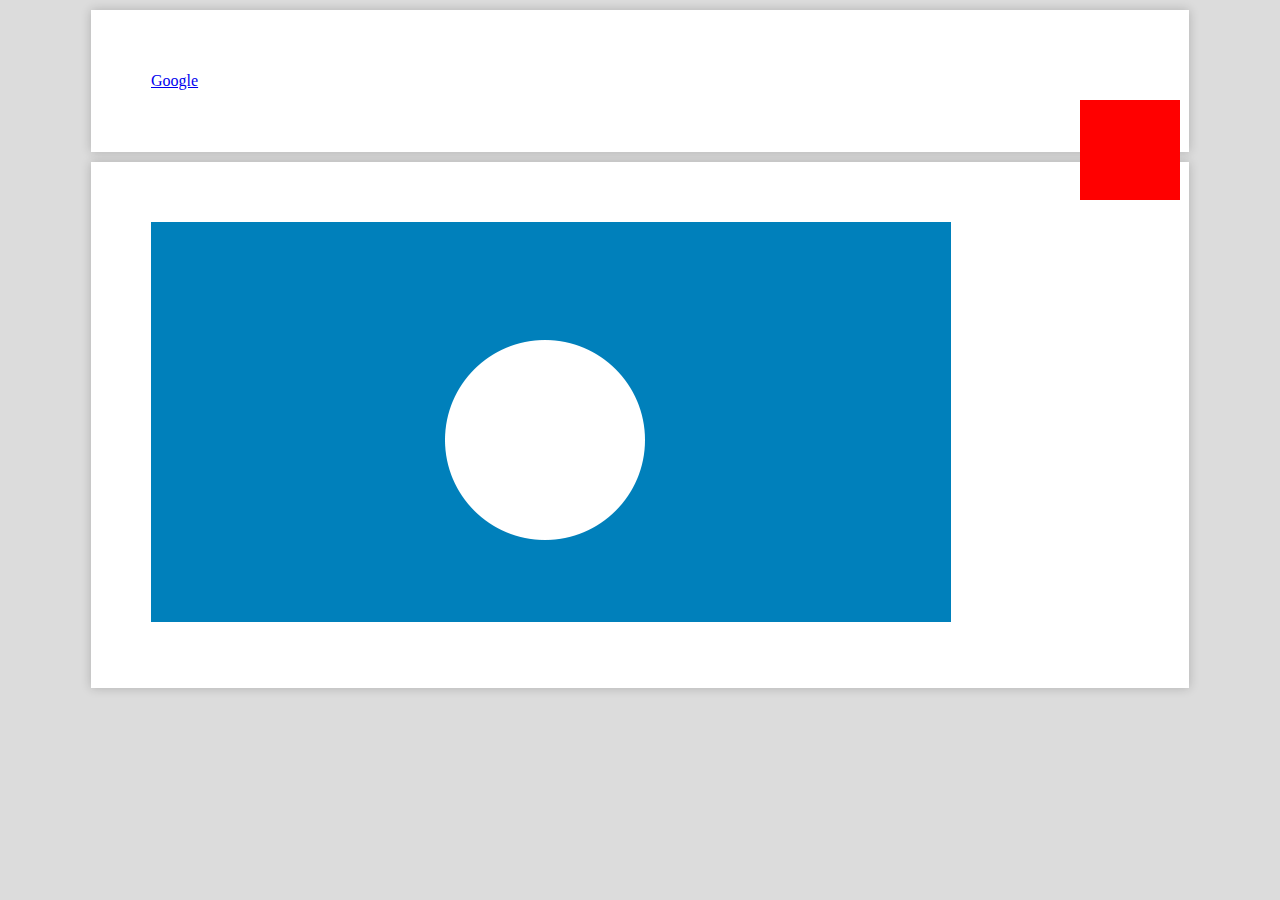
<file: external/tooltipster-master/demo/index.html>
<!DOCTYPE html>
<html lang="en">
<head>
	<title></title>
	<meta charset="UTF-8" />
	<meta name="viewport" content="width=device-width, initial-scale=1, maximum-scale=1.0, minimum-scale=1.0, user-scalable=no">
	<link rel="stylesheet" type="text/css" href="reset.css" />
	<link rel="stylesheet" type="text/css" href="style.css" />
	<link rel="stylesheet" type="text/css" href="../css/tooltipster.css" />
	
	<script type="text/javascript" src="//code.jquery.com/jquery-1.7.0.min.js"></script>
	<script type="text/javascript" src="../js/jquery.tooltipster.js"></script>
	
	<script type="text/javascript">
		$(document).ready(function() {
			$('.tooltip').tooltipster();
		});
	</script>
</head>
<body>

	<section class="container tooltip" title="Parent container">
		<a href="http://google.com" class="tooltip" title="Get your Google on">Google</a>
	</section>
	
	<div id="hi" style="width: 100px; height: 100px; margin: 0 0 0 500px; background: #f00; position: fixed; top: 100px; right: 100px;" class="tooltip" title="This is the tooltip"></div>
	
	<section class="container">
		<img src="map.png" usemap="#map" />
		<map name="map">
			<area shape="circle" coords="396,220,102" href="#" class="tooltip" title="Hello thar, mate!" />
		</map>
	</section>
</body>
</html>
</file>
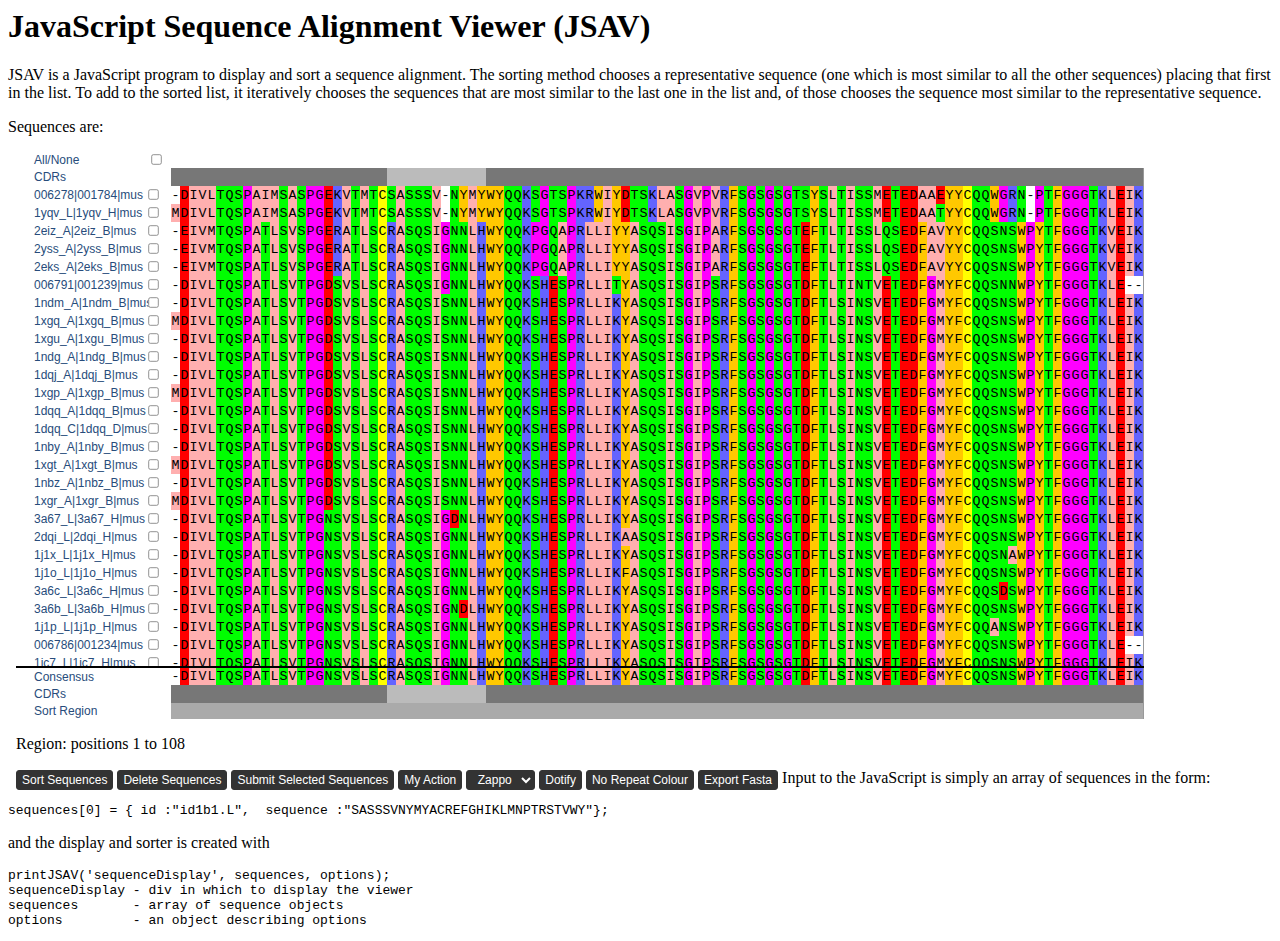
<file: index2.html>
<DOCTYPE html>
<html lang="en">
<head>
<title>JSAV</title>

<!-- JQuery and JQuery-UI -->
<link href="external/jquery.css" rel="stylesheet" />
<script type='text/javascript' src='external/jquery-1.10.2.min.js'></script>
<script type='text/javascript' src='external/jquery-ui-1.10.4.custom.min.js'></script>

<!-- JSAV -->
<link href="JSAV.css" rel="stylesheet" />
<script type='text/javascript' src='JSAV.js'></script>

<!-- If using tooltipster -->
<link href="external/tooltipster-master/css/tooltipster.css" rel="stylesheet" />
<script type='text/javascript' src='external/tooltipster-master/js/jquery.tooltipster.min.js'></script>
<script>
function enableTooltipster()
{
    $(document).ready(function() {
        $('.tooltip').tooltipster();
    });
}
enableTooltipster();
</script>
<!-- END -->

</head>

<body>
<script type='text/javascript'>
var MySeqs = [];

MySeqs.push({id :"006278|001784|mus", sequence :"-DIVLTQSPAIMSASPGEKVTMTCSASSSV-NYMYWYQQKSGTSPKRWIYDTSKLASGVPVRFSGSGSGTSYSLTISSMETEDAAEYYCQQWGRN-PTFGGGTKLEIK"});
MySeqs.push({id :"1yqv_L|1yqv_H|mus", sequence :"MDIVLTQSPAIMSASPGEKVTMTCSASSSV-NYMYWYQQKSGTSPKRWIYDTSKLASGVPVRFSGSGSGTSYSLTISSMETEDAATYYCQQWGRN-PTFGGGTKLEIK"});
MySeqs.push({id :"2eiz_A|2eiz_B|mus", sequence :"-EIVMTQSPATLSVSPGERATLSCRASQSIGNNLHWYQQKPGQAPRLLIYYASQSISGIPARFSGSGSGTEFTLTISSLQSEDFAVYYCQQSNSWPYTFGGGTKVEIK"});
MySeqs.push({id :"2yss_A|2yss_B|mus", sequence :"-EIVMTQSPATLSVSPGERATLSCRASQSIGNNLHWYQQKPGQAPRLLIYYASQSISGIPARFSGSGSGTEFTLTISSLQSEDFAVYYCQQSNSWPYTFGGGTKVEIK"});
MySeqs.push({id :"2eks_A|2eks_B|mus", sequence :"-EIVMTQSPATLSVSPGERATLSCRASQSIGNNLHWYQQKPGQAPRLLIYYASQSISGIPARFSGSGSGTEFTLTISSLQSEDFAVYYCQQSNSWPYTFGGGTKVEIK"});
MySeqs.push({id :"006791|001239|mus", sequence :"-DIVLTQSPATLSVTPGDSVSLSCRASQSIGNNLHWYQQKSHESPRLLITYASQSISGIPSRFSGSGSGTDFTLTINTVETEDFGMYFCQQSNNWPYTFGGGTKLE--"});
MySeqs.push({id :"1ndm_A|1ndm_B|mus", sequence :"-DIVLTQSPATLSVTPGDSVSLSCRASQSISNNLHWYQQKSHESPRLLIKYASQSISGIPSRFSGSGSGTDFTLSINSVETEDFGMYFCQQSNSWPYTFGGGTKLEIK"});
MySeqs.push({id :"1xgq_A|1xgq_B|mus", sequence :"MDIVLTQSPATLSVTPGDSVSLSCRASQSISNNLHWYQQKSHESPRLLIKYASQSISGIPSRFSGSGSGTDFTLSINSVETEDFGMYFCQQSNSWPYTFGGGTKLEIK"});
MySeqs.push({id :"1xgu_A|1xgu_B|mus", sequence :"-DIVLTQSPATLSVTPGDSVSLSCRASQSISNNLHWYQQKSHESPRLLIKYASQSISGIPSRFSGSGSGTDFTLSINSVETEDFGMYFCQQSNSWPYTFGGGTKLEIK"});
MySeqs.push({id :"1ndg_A|1ndg_B|mus", sequence :"-DIVLTQSPATLSVTPGDSVSLSCRASQSISNNLHWYQQKSHESPRLLIKYASQSISGIPSRFSGSGSGTDFTLSINSVETEDFGMYFCQQSNSWPYTFGGGTKLEIK"});
MySeqs.push({id :"1dqj_A|1dqj_B|mus", sequence :"-DIVLTQSPATLSVTPGDSVSLSCRASQSISNNLHWYQQKSHESPRLLIKYASQSISGIPSRFSGSGSGTDFTLSINSVETEDFGMYFCQQSNSWPYTFGGGTKLEIK"});
MySeqs.push({id :"1xgp_A|1xgp_B|mus", sequence :"MDIVLTQSPATLSVTPGDSVSLSCRASQSISNNLHWYQQKSHESPRLLIKYASQSISGIPSRFSGSGSGTDFTLSINSVETEDFGMYFCQQSNSWPYTFGGGTKLEIK"});
MySeqs.push({id :"1dqq_A|1dqq_B|mus", sequence :"-DIVLTQSPATLSVTPGDSVSLSCRASQSISNNLHWYQQKSHESPRLLIKYASQSISGIPSRFSGSGSGTDFTLSINSVETEDFGMYFCQQSNSWPYTFGGGTKLEIK"});
MySeqs.push({id :"1dqq_C|1dqq_D|mus", sequence :"-DIVLTQSPATLSVTPGDSVSLSCRASQSISNNLHWYQQKSHESPRLLIKYASQSISGIPSRFSGSGSGTDFTLSINSVETEDFGMYFCQQSNSWPYTFGGGTKLEIK"});
MySeqs.push({id :"1nby_A|1nby_B|mus", sequence :"-DIVLTQSPATLSVTPGDSVSLSCRASQSISNNLHWYQQKSHESPRLLIKYASQSISGIPSRFSGSGSGTDFTLSINSVETEDFGMYFCQQSNSWPYTFGGGTKLEIK"});
MySeqs.push({id :"1xgt_A|1xgt_B|mus", sequence :"MDIVLTQSPATLSVTPGDSVSLSCRASQSISNNLHWYQQKSHESPRLLIKYASQSISGIPSRFSGSGSGTDFTLSINSVETEDFGMYFCQQSNSWPYTFGGGTKLEIK"});
MySeqs.push({id :"1nbz_A|1nbz_B|mus", sequence :"-DIVLTQSPATLSVTPGDSVSLSCRASQSISNNLHWYQQKSHESPRLLIKYASQSISGIPSRFSGSGSGTDFTLSINSVETEDFGMYFCQQSNSWPYTFGGGTKLEIK"});
MySeqs.push({id :"1xgr_A|1xgr_B|mus", sequence :"MDIVLTQSPATLSVTPGDSVSLSCRASQSISNNLHWYQQKSHESPRLLIKYASQSISGIPSRFSGSGSGTDFTLSINSVETEDFGMYFCQQSNSWPYTFGGGTKLEIK"});
MySeqs.push({id :"3a67_L|3a67_H|mus", sequence :"-DIVLTQSPATLSVTPGNSVSLSCRASQSIGDNLHWYQQKSHESPRLLIKYASQSISGIPSRFSGSGSGTDFTLSINSVETEDFGMYFCQQSNSWPYTFGGGTKLEIK"});
MySeqs.push({id :"2dqi_L|2dqi_H|mus", sequence :"-DIVLTQSPATLSVTPGNSVSLSCRASQSIGNNLHWYQQKSHESPRLLIKAASQSISGIPSRFSGSGSGTDFTLSINSVETEDFGMYFCQQSNSWPYTFGGGTKLEIK"});
MySeqs.push({id :"1j1x_L|1j1x_H|mus", sequence :"-DIVLTQSPATLSVTPGNSVSLSCRASQSIGNNLHWYQQKSHESPRLLIKYASQSISGIPSRFSGSGSGTDFTLSINSVETEDFGMYFCQQSNAWPYTFGGGTKLEIK"});
MySeqs.push({id :"1j1o_L|1j1o_H|mus", sequence :"-DIVLTQSPATLSVTPGNSVSLSCRASQSIGNNLHWYQQKSHESPRLLIKFASQSISGIPSRFSGSGSGTDFTLSINSVETEDFGMYFCQQSNSWPYTFGGGTKLEIK"});
MySeqs.push({id :"3a6c_L|3a6c_H|mus", sequence :"-DIVLTQSPATLSVTPGNSVSLSCRASQSIGNNLHWYQQKSHESPRLLIKYASQSISGIPSRFSGSGSGTDFTLSINSVETEDFGMYFCQQSDSWPYTFGGGTKLEIK"});
MySeqs.push({id :"3a6b_L|3a6b_H|mus", sequence :"-DIVLTQSPATLSVTPGNSVSLSCRASQSIGNDLHWYQQKSHESPRLLIKYASQSISGIPSRFSGSGSGTDFTLSINSVETEDFGMYFCQQSNSWPYTFGGGTKLEIK"});
MySeqs.push({id :"1j1p_L|1j1p_H|mus", sequence :"-DIVLTQSPATLSVTPGNSVSLSCRASQSIGNNLHWYQQKSHESPRLLIKYASQSISGIPSRFSGSGSGTDFTLSINSVETEDFGMYFCQQANSWPYTFGGGTKLEIK"});
MySeqs.push({id :"006786|001234|mus", sequence :"-DIVLTQSPATLSVTPGNSVSLSCRASQSIGNNLHWYQQKSHESPRLLIKYASQSISGIPSRFSGSGSGTDFTLSINSVETEDFGMYFCQQSNSWPYTFGGGTKLE--"});
MySeqs.push({id :"1ic7_L|1ic7_H|mus", sequence :"-DIVLTQSPATLSVTPGNSVSLSCRASQSIGNNLHWYQQKSHESPRLLIKYASQSISGIPSRFSGSGSGTDFTLSINSVETEDFGMYFCQQSNSWPYTFGGGTKLEIK"});
MySeqs.push({id :"2dqd_L|2dqd_H|mus", sequence :"-DIVLTQSPATLSVTPGNSVSLSCRASQSIGNNLHWYQQKSHESPRLLIKYASQSISGIPSRFSGSGSGTDFTLSINSVETEDFGMYFCQQSNSWPYTFGGGTKLEIK"});
MySeqs.push({id :"1ic5_L|1ic5_H|mus", sequence :"-DIVLTQSPATLSVTPGNSVSLSCRASQSIGNNLHWYQQKSHESPRLLIKYASQSISGIPSRFSGSGSGTDFTLSINSVETEDFGMYFCQQSNSWPYTFGGGTKLEIK"});
MySeqs.push({id :"1ua6_L|1ua6_H|mus", sequence :"-DIVLTQSPATLSVTPGNSVSLSCRASQSIGNNLHWYQQKSHESPRLLIKYASQSISGIPSRFSGSGSGTDFTLSINSVETEDFGMYFCQQSNSWPYTFGGGTKLEIK"});
MySeqs.push({id :"2dqh_L|2dqh_H|mus", sequence :"-DIVLTQSPATLSVTPGNSVSLSCRASQSIGNNLHWYQQKSHESPRLLIKYASQSISGIPSRFSGSGSGTDFTLSINSVETEDFGMYFCQQSNSWPYTFGGGTKLEIK"});
MySeqs.push({id :"1uac_L|1uac_H|mus", sequence :"-DIVLTQSPATLSVTPGNSVSLSCRASQSIGNNLHWYQQKSHESPRLLIKYASQSISGIPSRFSGSGSGTDFTLSINSVETEDFGMYFCQQSNSWPYTFGGGTKLEIK"});
MySeqs.push({id :"3d9a_L|3d9a_H|mus", sequence :"-DIVLTQSPATLSVTPGNSVSLSCRASQSIGNNLHWYQQKSHESPRLLIKYASQSISGIPSRFSGSGSGTDFTLSINSVETEDFGMYFCQQSNSWPYTFGGGTKLEIK"});
MySeqs.push({id :"2dqf_A|2dqf_B|mus", sequence :"-DIVLTQSPATLSVTPGNSVSLSCRASQSIGNNLHWYQQKSHESPRLLIKYASQSISGIPSRFSGSGSGTDFTLSINSVETEDFGMYFCQQSNSWPYTFGGGTKLEIK"});
MySeqs.push({id :"2dqf_D|2dqf_E|mus", sequence :"-DIVLTQSPATLSVTPGNSVSLSCRASQSIGNNLHWYQQKSHESPRLLIKYASQSISGIPSRFSGSGSGTDFTLSINSVETEDFGMYFCQQSNSWPYTFGGGTKLEIK"});
MySeqs.push({id :"2dqe_L|2dqe_H|mus", sequence :"-DIVLTQSPATLSVTPGNSVSLSCRASQSIGNNLHWYQQKSHESPRLLIKYASQSISGIPSRFSGSGSGTDFTLSINSVETEDFGMYFCQQSNSWPYTFGGGTKLEIK"});
MySeqs.push({id :"2dqj_L|2dqj_H|mus", sequence :"-DIVLTQSPATLSVTPGNSVSLSCRASQSIGNNLHWYQQKSHESPRLLIKYASQSISGIPSRFSGSGSGTDFTLSINSVETEDFGMYFCQQSNSWPYTFGGGTKLEIK"});
MySeqs.push({id :"1ic4_L|1ic4_H|mus", sequence :"-DIVLTQSPATLSVTPGNSVSLSCRASQSIGNNLHWYQQKSHESPRLLIKYASQSISGIPSRFSGSGSGTDFTLSINSVETEDFGMYFCQQSNSWPYTFGGGTKLEIK"});
MySeqs.push({id :"1c08_A|1c08_B|mus", sequence :"-DIVLTQSPATLSVTPGNSVSLSCRASQSIGNNLHWYQQKSHESPRLLIKYASQSISGIPSRFSGSGSGTDFTLSINSVETEDFGMYFCQQSNSWPYTFGGGTKLEIK"});
MySeqs.push({id :"2dqc_L|2dqc_H|mus", sequence :"-DIVLTQSPATLSVTPGNSVSLSCRASQSIGNNLHWYQQKSHESPRLLIKYASQSISGIPSRFSGSGSGTDFTLSINSVETEDFGMYFCQQSNSWPYTFGGGTKLEIK"});
MySeqs.push({id :"2dqg_L|2dqg_H|mus", sequence :"-DIVLTQSPATLSVTPGNSVSLSCRASQSIGNNLHWYQQKSHESPRLLIKYASQSISGIPSRFSGSGSGTDFTLSINSVETEDFGMYFCQQSNSWPYTFGGGTKLEIK"});

</script>

<h1>JavaScript Sequence Alignment Viewer (JSAV)</h1>
<p>JSAV is a JavaScript program to display and sort a sequence
  alignment. The sorting method chooses a representative sequence (one
  which is most similar to all the other sequences) placing that first
  in the list. To add to the sorted list, it iteratively chooses the
  sequences that are most similar to the last one in the list and, of
  those chooses the sequence most similar to the representative
  sequence.</p>

<p>Sequences are:</p>
<div id='sequenceDisplay'>
</div>

<script type='text/javascript'>
function myAction(divId, sequences)
{
   var seqString = "";
   for(var i=0; i<sequences.length; i++)
   {
       seqString += ">" + sequences[i].id + "\n";
       seqString += sequences[i].sequence + "\n";
   }
   alert(seqString);
}

var MyOptions = Array();
MyOptions.sortable = true;
MyOptions.selectable = true;
MyOptions.deletable = true;
MyOptions.border = false;
MyOptions.scrollX = "100%";
MyOptions.scrollY = "400px";
MyOptions.highlight = [24,34];
MyOptions.submit = "http://www.bioinf.org.uk/cgi-bin/echo.pl";
MyOptions.action = "myAction";
MyOptions.actionLabel = "My Action";
MyOptions.toggleDotify = true;
MyOptions.toggleNocolour = true;
MyOptions.fasta = true;
MyOptions.consensus = true;
MyOptions.colourScheme = "zappo";
MyOptions.selectColour = true;
MyOptions.callback = "enableTooltipster";
MyOptions.idSubmit = "http://www.bioinf.org.uk/cgi-bin/echo.pl";
MyOptions.idSubmitKey = "seq";
MyOptions.idSubmitClean = true;

printJSAV('sequenceDisplay', MySeqs, MyOptions);
</script>

<p>Input to the JavaScript is simply an array of sequences in
  the form:</p>
<pre>
sequences[0] = { id :"id1b1.L",  sequence :"SASSSVNYMYACREFGHIKLMNPTRSTVWY"};
</pre>
<p>and the display and sorter is created with</p>
<pre>
printJSAV('sequenceDisplay', sequences, options);
sequenceDisplay - div in which to display the viewer
sequences       - array of sequence objects
options         - an object describing options
</pre>




</body>
</html>
</file>
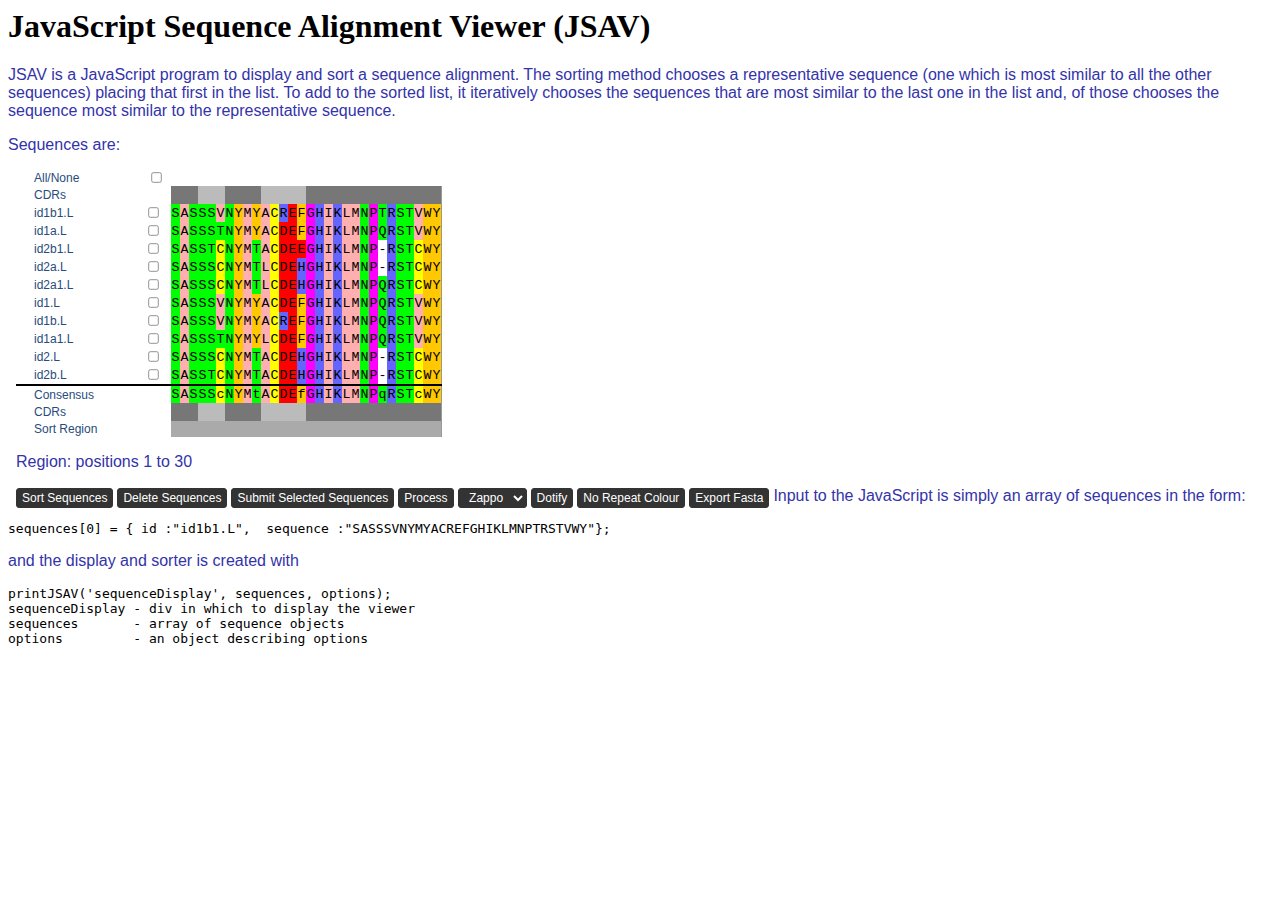
<file: index3.html>
<DOCTYPE html>
<html lang="en">
<head>
<title>JSAV</title>

<!-- JQuery and JQuery-UI -->
<link href="external/jquery.css" rel="stylesheet" />
<script type='text/javascript' src='external/jquery-1.10.2.min.js'></script>
<script type='text/javascript' src='external/jquery-ui-1.10.4.custom.min.js'></script>

<!-- JSAV -->
<link href="JSAV.css" rel="stylesheet" />
<script type='text/javascript' src='JSAV.js'></script>

<style>
p, label {font: 12pt Arial,Helvetica,sans-serif;
   color: #3333AA;
}
</style>

<!-- If using tooltipster -->
<link href="external/tooltipster-master/css/tooltipster.css" rel="stylesheet" />
<script type='text/javascript' src='external/tooltipster-master/js/jquery.tooltipster.min.js'></script>
<script>
function enableTooltipster()
{
    $(document).ready(function() {
        $('.tooltip').tooltipster();
    });
}
enableTooltipster();
</script>
<!-- END -->

</head>

<body>
<script type='text/javascript'>
var MySeqs = [];

MySeqs.push({ id :"id1b1.L",  sequence :"SASSSVNYMYACREFGHIKLMNPTRSTVWY"});
MySeqs.push({ id :"id1a.L",   sequence :"SASSSTNYMYACDEFGHIKLMNPQRSTVWY"});
MySeqs.push({ id :"id2b1.L",  sequence :"SASSTCNYMTACDEEGHIKLMNP-RSTCWY"});
MySeqs.push({ id :"id2a.L",   sequence :"SASSSCNYMTLCDEHGHIKLMNP-RSTCWY"});
MySeqs.push({ id :"id2a1.L",  sequence :"SASSSCNYMTLCDEHGHIKLMNPQRSTCWY"});
MySeqs.push({ id :"id1.L",    sequence :"SASSSVNYMYACDEFGHIKLMNPQRSTVWY"});
MySeqs.push({ id :"id1b.L",   sequence :"SASSSVNYMYACREFGHIKLMNPQRSTVWY"});
MySeqs.push({ id :"id1a1.L",  sequence :"SASSSTNYMYLCDEFGHIKLMNPQRSTVWY"});
MySeqs.push({ id :"id2.L",    sequence :"SASSSCNYMTACDEHGHIKLMNP-RSTCWY"});
MySeqs.push({ id :"id2b.L",   sequence :"SASSTCNYMTACDEHGHIKLMNP-RSTCWY"});
</script>

<h1>JavaScript Sequence Alignment Viewer (JSAV)</h1>
<p>JSAV is a JavaScript program to display and sort a sequence
  alignment. The sorting method chooses a representative sequence (one
  which is most similar to all the other sequences) placing that first
  in the list. To add to the sorted list, it iteratively chooses the
  sequences that are most similar to the last one in the list and, of
  those chooses the sequence most similar to the representative
  sequence.</p>

<p>Sequences are:</p>
<div id='sequenceDisplay'>
</div>

<script type='text/javascript'>
function myAction(divId, sequences)
{
   var seqString = "";
   for(var i=0; i<sequences.length; i++)
   {
       seqString += ">" + sequences[i].id + "\n";
       seqString += sequences[i].sequence + "\n";
   }
   alert(seqString);
}

var MyOptions = Array();
MyOptions.sortable = true;
MyOptions.selectable = true;
MyOptions.deletable = true;
MyOptions.border = false;
MyOptions.highlight = [3,5,10,14];
MyOptions.submit = "http://www.bioinf.org.uk/cgi-bin/echo.pl";
MyOptions.submitLabel = "Submit";
MyOptions.action = "myAction";
MyOptions.actionLabel = "Process";
MyOptions.toggleDotify = true;
MyOptions.toggleDotifyLabel = "Dotify";
MyOptions.toggleNocolour = true;
MyOptions.toggleNocolourLabel = "Nocolour";
MyOptions.fasta = true;
MyOptions.fastaLabel = "Export";
MyOptions.consensus = true;
MyOptions.colourScheme = "zappo";
MyOptions.selectColour = true;
MyOptions.callback = "enableTooltipster";
MyOptions.colourChoices = ["Taylor", "Clustal", "Zappo", "HPhob"];
MyOptions.idSubmit = "http://www.bioinf.org.uk/cgi-bin/echo.pl";
MyOptions.idSubmitKey = "seq";
MyOptions.idSubmitClean = true;

printJSAV('sequenceDisplay', MySeqs, MyOptions);
</script>

<p>Input to the JavaScript is simply an array of sequences in
  the form:</p>
<pre>
sequences[0] = { id :"id1b1.L",  sequence :"SASSSVNYMYACREFGHIKLMNPTRSTVWY"};
</pre>
<p>and the display and sorter is created with</p>
<pre>
printJSAV('sequenceDisplay', sequences, options);
sequenceDisplay - div in which to display the viewer
sequences       - array of sequence objects
options         - an object describing options
</pre>




</body>
</html>
</file>
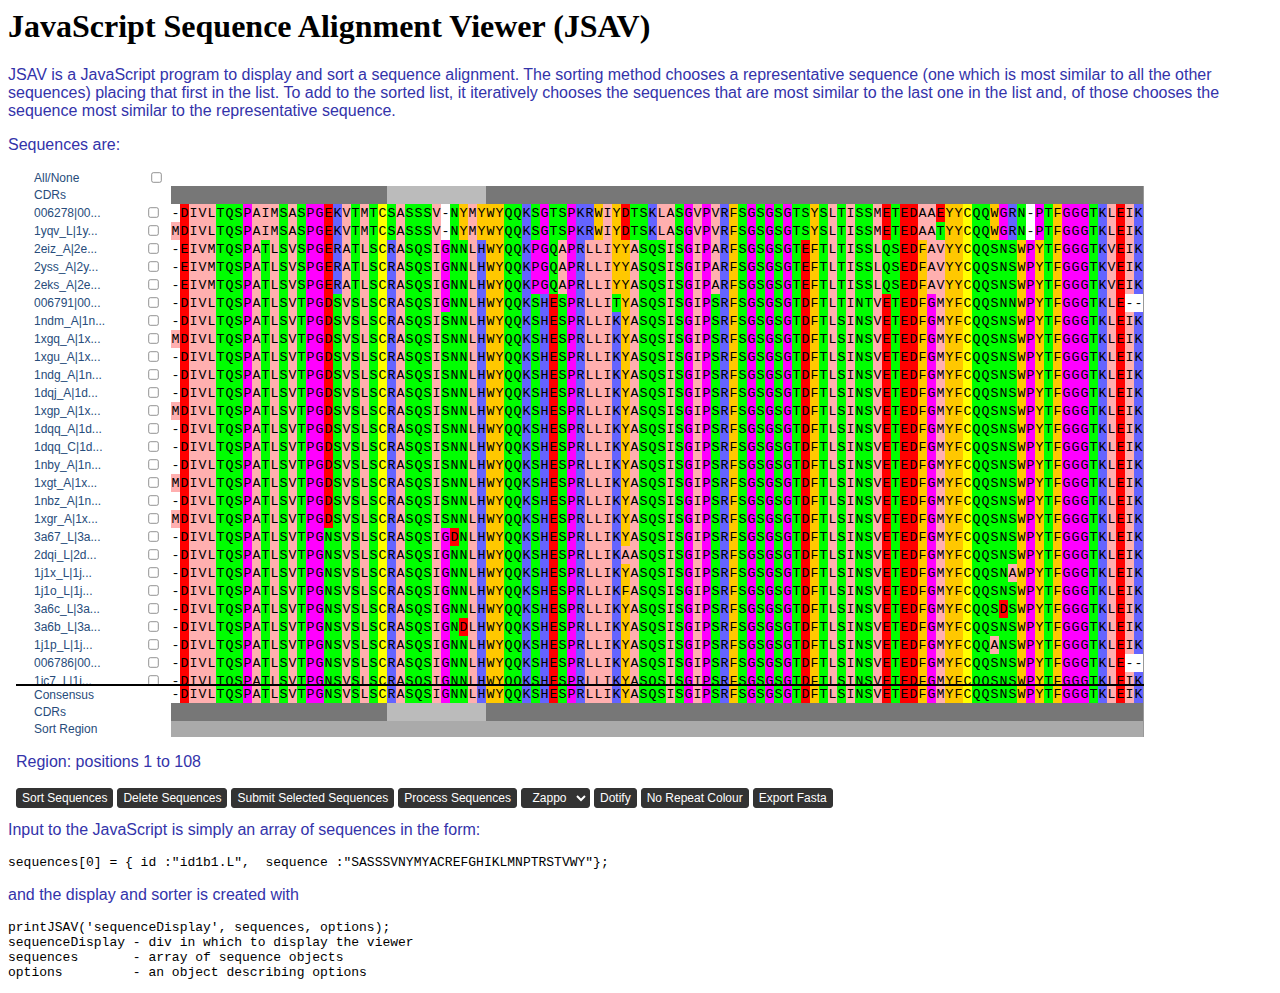
<file: demo/index2.html>
<DOCTYPE html>
<html lang="en">
<head>
<title>JSAV</title>

<!-- JQuery and JQuery-UI -->
<link href="../external/jquery.css" rel="stylesheet" />
<script type='text/javascript' src='../external/jquery-1.10.2.min.js'></script>
<script type='text/javascript' src='../external/jquery-ui-1.10.4.custom.min.js'></script>

<!-- JSAV -->
<link href="../JSAV.css" rel="stylesheet" />
<script type='text/javascript' src='../JSAV.min.js'></script>

<style>
p, label {font: 12pt Arial,Helvetica,sans-serif;
   color: #3333AA;
}
</style>

<!-- If using tooltipster -->
<link href="../external/tooltipster-master/css/tooltipster.css" rel="stylesheet" />
<script type='text/javascript' src='../external/tooltipster-master/js/jquery.tooltipster.min.js'></script>
<script>
function enableTooltipster()
{
    $(document).ready(function() {
        $('.tooltip').tooltipster();
    });
}
enableTooltipster();
</script>
<!-- END -->

</head>

<body>
<script type='text/javascript'>
var MySeqs = [];

MySeqs.push({id :"006278|001784|mus", sequence :"-DIVLTQSPAIMSASPGEKVTMTCSASSSV-NYMYWYQQKSGTSPKRWIYDTSKLASGVPVRFSGSGSGTSYSLTISSMETEDAAEYYCQQWGRN-PTFGGGTKLEIK"});
MySeqs.push({id :"1yqv_L|1yqv_H|mus", sequence :"MDIVLTQSPAIMSASPGEKVTMTCSASSSV-NYMYWYQQKSGTSPKRWIYDTSKLASGVPVRFSGSGSGTSYSLTISSMETEDAATYYCQQWGRN-PTFGGGTKLEIK"});
MySeqs.push({id :"2eiz_A|2eiz_B|mus", sequence :"-EIVMTQSPATLSVSPGERATLSCRASQSIGNNLHWYQQKPGQAPRLLIYYASQSISGIPARFSGSGSGTEFTLTISSLQSEDFAVYYCQQSNSWPYTFGGGTKVEIK"});
MySeqs.push({id :"2yss_A|2yss_B|mus", sequence :"-EIVMTQSPATLSVSPGERATLSCRASQSIGNNLHWYQQKPGQAPRLLIYYASQSISGIPARFSGSGSGTEFTLTISSLQSEDFAVYYCQQSNSWPYTFGGGTKVEIK"});
MySeqs.push({id :"2eks_A|2eks_B|mus", sequence :"-EIVMTQSPATLSVSPGERATLSCRASQSIGNNLHWYQQKPGQAPRLLIYYASQSISGIPARFSGSGSGTEFTLTISSLQSEDFAVYYCQQSNSWPYTFGGGTKVEIK"});
MySeqs.push({id :"006791|001239|mus", sequence :"-DIVLTQSPATLSVTPGDSVSLSCRASQSIGNNLHWYQQKSHESPRLLITYASQSISGIPSRFSGSGSGTDFTLTINTVETEDFGMYFCQQSNNWPYTFGGGTKLE--"});
MySeqs.push({id :"1ndm_A|1ndm_B|mus", sequence :"-DIVLTQSPATLSVTPGDSVSLSCRASQSISNNLHWYQQKSHESPRLLIKYASQSISGIPSRFSGSGSGTDFTLSINSVETEDFGMYFCQQSNSWPYTFGGGTKLEIK"});
MySeqs.push({id :"1xgq_A|1xgq_B|mus", sequence :"MDIVLTQSPATLSVTPGDSVSLSCRASQSISNNLHWYQQKSHESPRLLIKYASQSISGIPSRFSGSGSGTDFTLSINSVETEDFGMYFCQQSNSWPYTFGGGTKLEIK"});
MySeqs.push({id :"1xgu_A|1xgu_B|mus", sequence :"-DIVLTQSPATLSVTPGDSVSLSCRASQSISNNLHWYQQKSHESPRLLIKYASQSISGIPSRFSGSGSGTDFTLSINSVETEDFGMYFCQQSNSWPYTFGGGTKLEIK"});
MySeqs.push({id :"1ndg_A|1ndg_B|mus", sequence :"-DIVLTQSPATLSVTPGDSVSLSCRASQSISNNLHWYQQKSHESPRLLIKYASQSISGIPSRFSGSGSGTDFTLSINSVETEDFGMYFCQQSNSWPYTFGGGTKLEIK"});
MySeqs.push({id :"1dqj_A|1dqj_B|mus", sequence :"-DIVLTQSPATLSVTPGDSVSLSCRASQSISNNLHWYQQKSHESPRLLIKYASQSISGIPSRFSGSGSGTDFTLSINSVETEDFGMYFCQQSNSWPYTFGGGTKLEIK"});
MySeqs.push({id :"1xgp_A|1xgp_B|mus", sequence :"MDIVLTQSPATLSVTPGDSVSLSCRASQSISNNLHWYQQKSHESPRLLIKYASQSISGIPSRFSGSGSGTDFTLSINSVETEDFGMYFCQQSNSWPYTFGGGTKLEIK"});
MySeqs.push({id :"1dqq_A|1dqq_B|mus", sequence :"-DIVLTQSPATLSVTPGDSVSLSCRASQSISNNLHWYQQKSHESPRLLIKYASQSISGIPSRFSGSGSGTDFTLSINSVETEDFGMYFCQQSNSWPYTFGGGTKLEIK"});
MySeqs.push({id :"1dqq_C|1dqq_D|mus", sequence :"-DIVLTQSPATLSVTPGDSVSLSCRASQSISNNLHWYQQKSHESPRLLIKYASQSISGIPSRFSGSGSGTDFTLSINSVETEDFGMYFCQQSNSWPYTFGGGTKLEIK"});
MySeqs.push({id :"1nby_A|1nby_B|mus", sequence :"-DIVLTQSPATLSVTPGDSVSLSCRASQSISNNLHWYQQKSHESPRLLIKYASQSISGIPSRFSGSGSGTDFTLSINSVETEDFGMYFCQQSNSWPYTFGGGTKLEIK"});
MySeqs.push({id :"1xgt_A|1xgt_B|mus", sequence :"MDIVLTQSPATLSVTPGDSVSLSCRASQSISNNLHWYQQKSHESPRLLIKYASQSISGIPSRFSGSGSGTDFTLSINSVETEDFGMYFCQQSNSWPYTFGGGTKLEIK"});
MySeqs.push({id :"1nbz_A|1nbz_B|mus", sequence :"-DIVLTQSPATLSVTPGDSVSLSCRASQSISNNLHWYQQKSHESPRLLIKYASQSISGIPSRFSGSGSGTDFTLSINSVETEDFGMYFCQQSNSWPYTFGGGTKLEIK"});
MySeqs.push({id :"1xgr_A|1xgr_B|mus", sequence :"MDIVLTQSPATLSVTPGDSVSLSCRASQSISNNLHWYQQKSHESPRLLIKYASQSISGIPSRFSGSGSGTDFTLSINSVETEDFGMYFCQQSNSWPYTFGGGTKLEIK"});
MySeqs.push({id :"3a67_L|3a67_H|mus", sequence :"-DIVLTQSPATLSVTPGNSVSLSCRASQSIGDNLHWYQQKSHESPRLLIKYASQSISGIPSRFSGSGSGTDFTLSINSVETEDFGMYFCQQSNSWPYTFGGGTKLEIK"});
MySeqs.push({id :"2dqi_L|2dqi_H|mus", sequence :"-DIVLTQSPATLSVTPGNSVSLSCRASQSIGNNLHWYQQKSHESPRLLIKAASQSISGIPSRFSGSGSGTDFTLSINSVETEDFGMYFCQQSNSWPYTFGGGTKLEIK"});
MySeqs.push({id :"1j1x_L|1j1x_H|mus", sequence :"-DIVLTQSPATLSVTPGNSVSLSCRASQSIGNNLHWYQQKSHESPRLLIKYASQSISGIPSRFSGSGSGTDFTLSINSVETEDFGMYFCQQSNAWPYTFGGGTKLEIK"});
MySeqs.push({id :"1j1o_L|1j1o_H|mus", sequence :"-DIVLTQSPATLSVTPGNSVSLSCRASQSIGNNLHWYQQKSHESPRLLIKFASQSISGIPSRFSGSGSGTDFTLSINSVETEDFGMYFCQQSNSWPYTFGGGTKLEIK"});
MySeqs.push({id :"3a6c_L|3a6c_H|mus", sequence :"-DIVLTQSPATLSVTPGNSVSLSCRASQSIGNNLHWYQQKSHESPRLLIKYASQSISGIPSRFSGSGSGTDFTLSINSVETEDFGMYFCQQSDSWPYTFGGGTKLEIK"});
MySeqs.push({id :"3a6b_L|3a6b_H|mus", sequence :"-DIVLTQSPATLSVTPGNSVSLSCRASQSIGNDLHWYQQKSHESPRLLIKYASQSISGIPSRFSGSGSGTDFTLSINSVETEDFGMYFCQQSNSWPYTFGGGTKLEIK"});
MySeqs.push({id :"1j1p_L|1j1p_H|mus", sequence :"-DIVLTQSPATLSVTPGNSVSLSCRASQSIGNNLHWYQQKSHESPRLLIKYASQSISGIPSRFSGSGSGTDFTLSINSVETEDFGMYFCQQANSWPYTFGGGTKLEIK"});
MySeqs.push({id :"006786|001234|mus", sequence :"-DIVLTQSPATLSVTPGNSVSLSCRASQSIGNNLHWYQQKSHESPRLLIKYASQSISGIPSRFSGSGSGTDFTLSINSVETEDFGMYFCQQSNSWPYTFGGGTKLE--"});
MySeqs.push({id :"1ic7_L|1ic7_H|mus", sequence :"-DIVLTQSPATLSVTPGNSVSLSCRASQSIGNNLHWYQQKSHESPRLLIKYASQSISGIPSRFSGSGSGTDFTLSINSVETEDFGMYFCQQSNSWPYTFGGGTKLEIK"});
MySeqs.push({id :"2dqd_L|2dqd_H|mus", sequence :"-DIVLTQSPATLSVTPGNSVSLSCRASQSIGNNLHWYQQKSHESPRLLIKYASQSISGIPSRFSGSGSGTDFTLSINSVETEDFGMYFCQQSNSWPYTFGGGTKLEIK"});
MySeqs.push({id :"1ic5_L|1ic5_H|mus", sequence :"-DIVLTQSPATLSVTPGNSVSLSCRASQSIGNNLHWYQQKSHESPRLLIKYASQSISGIPSRFSGSGSGTDFTLSINSVETEDFGMYFCQQSNSWPYTFGGGTKLEIK"});
MySeqs.push({id :"1ua6_L|1ua6_H|mus", sequence :"-DIVLTQSPATLSVTPGNSVSLSCRASQSIGNNLHWYQQKSHESPRLLIKYASQSISGIPSRFSGSGSGTDFTLSINSVETEDFGMYFCQQSNSWPYTFGGGTKLEIK"});
MySeqs.push({id :"2dqh_L|2dqh_H|mus", sequence :"-DIVLTQSPATLSVTPGNSVSLSCRASQSIGNNLHWYQQKSHESPRLLIKYASQSISGIPSRFSGSGSGTDFTLSINSVETEDFGMYFCQQSNSWPYTFGGGTKLEIK"});
MySeqs.push({id :"1uac_L|1uac_H|mus", sequence :"-DIVLTQSPATLSVTPGNSVSLSCRASQSIGNNLHWYQQKSHESPRLLIKYASQSISGIPSRFSGSGSGTDFTLSINSVETEDFGMYFCQQSNSWPYTFGGGTKLEIK"});
MySeqs.push({id :"3d9a_L|3d9a_H|mus", sequence :"-DIVLTQSPATLSVTPGNSVSLSCRASQSIGNNLHWYQQKSHESPRLLIKYASQSISGIPSRFSGSGSGTDFTLSINSVETEDFGMYFCQQSNSWPYTFGGGTKLEIK"});
MySeqs.push({id :"2dqf_A|2dqf_B|mus", sequence :"-DIVLTQSPATLSVTPGNSVSLSCRASQSIGNNLHWYQQKSHESPRLLIKYASQSISGIPSRFSGSGSGTDFTLSINSVETEDFGMYFCQQSNSWPYTFGGGTKLEIK"});
MySeqs.push({id :"2dqf_D|2dqf_E|mus", sequence :"-DIVLTQSPATLSVTPGNSVSLSCRASQSIGNNLHWYQQKSHESPRLLIKYASQSISGIPSRFSGSGSGTDFTLSINSVETEDFGMYFCQQSNSWPYTFGGGTKLEIK"});
MySeqs.push({id :"2dqe_L|2dqe_H|mus", sequence :"-DIVLTQSPATLSVTPGNSVSLSCRASQSIGNNLHWYQQKSHESPRLLIKYASQSISGIPSRFSGSGSGTDFTLSINSVETEDFGMYFCQQSNSWPYTFGGGTKLEIK"});
MySeqs.push({id :"2dqj_L|2dqj_H|mus", sequence :"-DIVLTQSPATLSVTPGNSVSLSCRASQSIGNNLHWYQQKSHESPRLLIKYASQSISGIPSRFSGSGSGTDFTLSINSVETEDFGMYFCQQSNSWPYTFGGGTKLEIK"});
MySeqs.push({id :"1ic4_L|1ic4_H|mus", sequence :"-DIVLTQSPATLSVTPGNSVSLSCRASQSIGNNLHWYQQKSHESPRLLIKYASQSISGIPSRFSGSGSGTDFTLSINSVETEDFGMYFCQQSNSWPYTFGGGTKLEIK"});
MySeqs.push({id :"1c08_A|1c08_B|mus", sequence :"-DIVLTQSPATLSVTPGNSVSLSCRASQSIGNNLHWYQQKSHESPRLLIKYASQSISGIPSRFSGSGSGTDFTLSINSVETEDFGMYFCQQSNSWPYTFGGGTKLEIK"});
MySeqs.push({id :"2dqc_L|2dqc_H|mus", sequence :"-DIVLTQSPATLSVTPGNSVSLSCRASQSIGNNLHWYQQKSHESPRLLIKYASQSISGIPSRFSGSGSGTDFTLSINSVETEDFGMYFCQQSNSWPYTFGGGTKLEIK"});
MySeqs.push({id :"2dqg_L|2dqg_H|mus", sequence :"-DIVLTQSPATLSVTPGNSVSLSCRASQSIGNNLHWYQQKSHESPRLLIKYASQSISGIPSRFSGSGSGTDFTLSINSVETEDFGMYFCQQSNSWPYTFGGGTKLEIK"});

</script>

<h1>JavaScript Sequence Alignment Viewer (JSAV)</h1>
<p>JSAV is a JavaScript program to display and sort a sequence
  alignment. The sorting method chooses a representative sequence (one
  which is most similar to all the other sequences) placing that first
  in the list. To add to the sorted list, it iteratively chooses the
  sequences that are most similar to the last one in the list and, of
  those chooses the sequence most similar to the representative
  sequence.</p>

<p>Sequences are:</p>
<div id='sequenceDisplay'>
</div>

<script type='text/javascript'>
function myAction(divId, sequences)
{
   var seqString = "";
   for(var i=0; i<sequences.length; i++)
   {
       seqString += ">" + sequences[i].id + "\n";
       seqString += sequences[i].sequence + "\n\n";
   }
   alert(seqString);
}

var MyOptions = Array();
MyOptions.sortable = true;
MyOptions.selectable = true;
MyOptions.deletable = true;
MyOptions.border = false;
MyOptions.highlight = [24,34];
MyOptions.submit = "http://www.bioinf.org.uk/cgi-bin/echo.pl";
MyOptions.action = "myAction";
MyOptions.toggleDotify = true;
MyOptions.toggleNocolour = true;
MyOptions.fasta = true;
MyOptions.consensus = true;
MyOptions.colourScheme = "zappo";
MyOptions.selectColour = true;
MyOptions.idSubmit = "http://www.bioinf.org.uk/cgi-bin/echo.pl";
MyOptions.idSubmitKey = "id:seq";
MyOptions.idSubmitAttribute = "id:sequence";
MyOptions.idSubmitClean = true;
printJSAV('sequenceDisplay', MySeqs, MyOptions);
</script>

<br />

<p>Input to the JavaScript is simply an array of sequences in
  the form:</p>
<pre>
sequences[0] = { id :"id1b1.L",  sequence :"SASSSVNYMYACREFGHIKLMNPTRSTVWY"};
</pre>
<p>and the display and sorter is created with</p>
<pre>
printJSAV('sequenceDisplay', sequences, options);
sequenceDisplay - div in which to display the viewer
sequences       - array of sequence objects
options         - an object describing options
</pre>




</body>
</html>
</file>
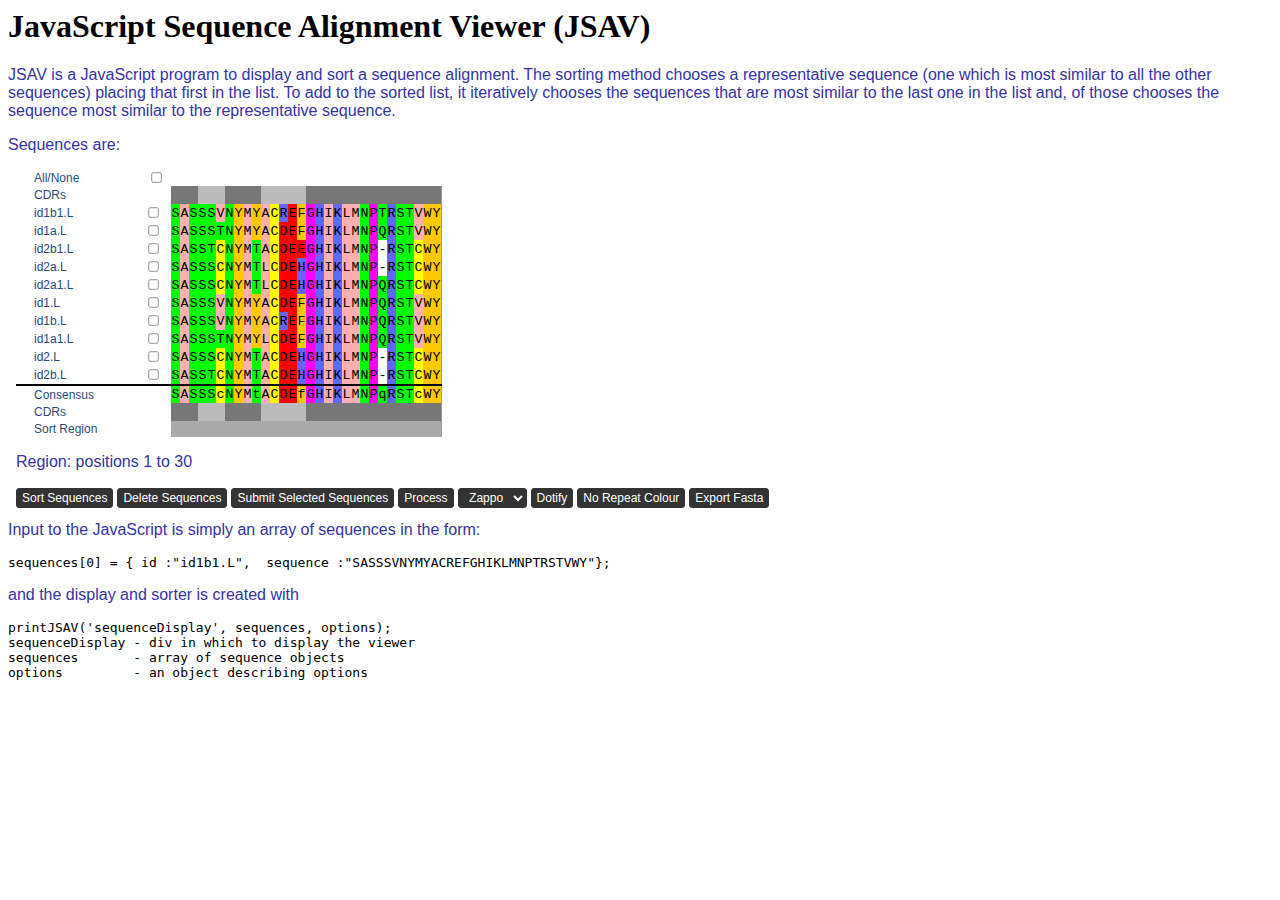
<file: demo/index3.html>
<DOCTYPE html>
<html lang="en">
<head>
<title>JSAV</title>

<!-- JQuery and JQuery-UI -->
<link href="../external/jquery.css" rel="stylesheet" />
<script type='text/javascript' src='../external/jquery-1.10.2.min.js'></script>
<script type='text/javascript' src='../external/jquery-ui-1.10.4.custom.min.js'></script>

<!-- JSAV -->
<link href="../JSAV.css" rel="stylesheet" />
<script type='text/javascript' src='../JSAV.min.js'></script>

<style>
p, label {font: 12pt Arial,Helvetica,sans-serif;
   color: #3333AA;
}
</style>

<!-- If using tooltipster -->
<link href="../external/tooltipster-master/css/tooltipster.css" rel="stylesheet" />
<script type='text/javascript' src='../external/tooltipster-master/js/jquery.tooltipster.min.js'></script>
<script>
function enableTooltipster()
{
    $(document).ready(function() {
        $('.tooltip').tooltipster();
    });
}
enableTooltipster();
</script>
<!-- END -->

</head>

<body>
<script type='text/javascript'>
var MySeqs = [];

MySeqs.push({ id :"id1b1.L",  sequence :"SASSSVNYMYACREFGHIKLMNPTRSTVWY"});
MySeqs.push({ id :"id1a.L",   sequence :"SASSSTNYMYACDEFGHIKLMNPQRSTVWY"});
MySeqs.push({ id :"id2b1.L",  sequence :"SASSTCNYMTACDEEGHIKLMNP-RSTCWY"});
MySeqs.push({ id :"id2a.L",   sequence :"SASSSCNYMTLCDEHGHIKLMNP-RSTCWY"});
MySeqs.push({ id :"id2a1.L",  sequence :"SASSSCNYMTLCDEHGHIKLMNPQRSTCWY"});
MySeqs.push({ id :"id1.L",    sequence :"SASSSVNYMYACDEFGHIKLMNPQRSTVWY"});
MySeqs.push({ id :"id1b.L",   sequence :"SASSSVNYMYACREFGHIKLMNPQRSTVWY"});
MySeqs.push({ id :"id1a1.L",  sequence :"SASSSTNYMYLCDEFGHIKLMNPQRSTVWY"});
MySeqs.push({ id :"id2.L",    sequence :"SASSSCNYMTACDEHGHIKLMNP-RSTCWY"});
MySeqs.push({ id :"id2b.L",   sequence :"SASSTCNYMTACDEHGHIKLMNP-RSTCWY"});
</script>

<h1>JavaScript Sequence Alignment Viewer (JSAV)</h1>
<p>JSAV is a JavaScript program to display and sort a sequence
  alignment. The sorting method chooses a representative sequence (one
  which is most similar to all the other sequences) placing that first
  in the list. To add to the sorted list, it iteratively chooses the
  sequences that are most similar to the last one in the list and, of
  those chooses the sequence most similar to the representative
  sequence.</p>

<p>Sequences are:</p>
<div id='sequenceDisplay'>
</div>

<script type='text/javascript'>
function myAction(divId, sequences)
{
   var seqString = "";
   for(var i=0; i<sequences.length; i++)
   {
       seqString += ">" + sequences[i].id + "\n";
       seqString += sequences[i].sequence + "\n";
   }
   alert(seqString);
}

var MyOptions = Array();
MyOptions.sortable = true;
MyOptions.selectable = true;
MyOptions.deletable = true;
MyOptions.border = false;
MyOptions.highlight = [3,5,10,14];
MyOptions.submit = "http://www.bioinf.org.uk/cgi-bin/echo.pl";
MyOptions.submitLabel = "Submit";
MyOptions.action = "myAction";
MyOptions.actionLabel = "Process";
MyOptions.toggleDotify = true;
MyOptions.toggleDotifyLabel = "Dotify";
MyOptions.toggleNocolour = true;
MyOptions.toggleNocolourLabel = "Nocolour";
MyOptions.fasta = true;
MyOptions.fastaLabel = "Export";
MyOptions.consensus = true;
MyOptions.colourScheme = "zappo";
MyOptions.selectColour = true;
MyOptions.callback = "enableTooltipster";
MyOptions.colourChoices = ["Taylor", "Clustal", "Zappo", "HPhob"];
MyOptions.idSubmit = "http://www.bioinf.org.uk/cgi-bin/echo.pl";
MyOptions.idSubmitKey = "seq";
MyOptions.idSubmitClean = true;

printJSAV('sequenceDisplay', MySeqs, MyOptions);
</script>

<br />

<p>Input to the JavaScript is simply an array of sequences in
  the form:</p>
<pre>
sequences[0] = { id :"id1b1.L",  sequence :"SASSSVNYMYACREFGHIKLMNPTRSTVWY"};
</pre>
<p>and the display and sorter is created with</p>
<pre>
printJSAV('sequenceDisplay', sequences, options);
sequenceDisplay - div in which to display the viewer
sequences       - array of sequence objects
options         - an object describing options
</pre>




</body>
</html>
</file>
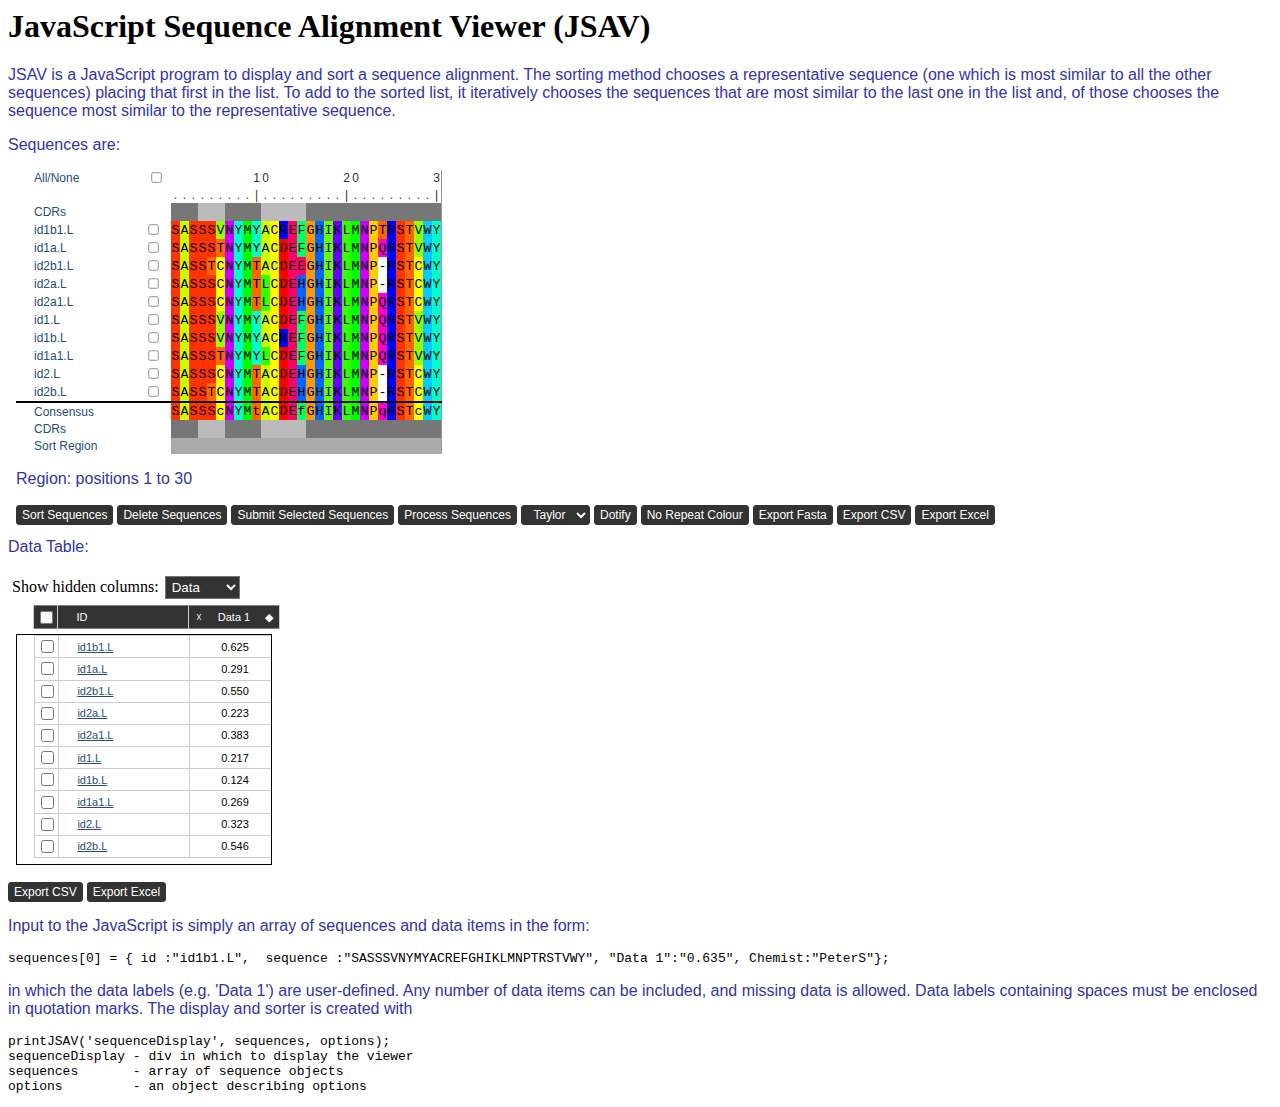
<file: demo/index4.html>
<DOCTYPE html>
<html lang="en">
<head>
<title>JSAV</title>

<!-- JQuery and JQuery-UI -->
<link href="../external/jquery.css" rel="stylesheet" />
<script type='text/javascript' src='../external/jquery-1.10.2.min.js'></script>
<script type='text/javascript' src='../external/jquery-ui-1.10.4.custom.min.js'></script>

<!-- JSAV -->
<link href="../JSAV.css" rel="stylesheet" />
<script type='text/javascript' src='../JSAV.min.js'></script>

<style>
p, label {font: 12pt Arial,Helvetica,sans-serif;
   color: #3333AA;
}
</style>

</head>

<body>
<script type='text/javascript'>
var MySeqs = [];

MySeqs.push({ id:"id1b1.L",  sequence:"SASSSVNYMYACREFGHIKLMNPTRSTVWY", "Data 1":"0.625", Chemist:"PeterS"});
MySeqs.push({ id:"id1a.L",   sequence:"SASSSTNYMYACDEFGHIKLMNPQRSTVWY", "Data 1":"0.291", Chemist:"JeffC"});
MySeqs.push({ id:"id2b1.L",  sequence:"SASSTCNYMTACDEEGHIKLMNP-RSTCWY", "Data 1":"0.550", Chemist:"JeffC"});
MySeqs.push({ id:"id2a.L",   sequence:"SASSSCNYMTLCDEHGHIKLMNP-RSTCWY", "Data 1":"0.223", Chemist:"PeterS"});
MySeqs.push({ id:"id2a1.L",  sequence:"SASSSCNYMTLCDEHGHIKLMNPQRSTCWY", "Data 1":"0.383", Chemist:"RogerW"});
MySeqs.push({ id:"id1.L",    sequence:"SASSSVNYMYACDEFGHIKLMNPQRSTVWY", "Data 1":"0.217", Chemist:"JeffC"});
MySeqs.push({ id:"id1b.L",   sequence:"SASSSVNYMYACREFGHIKLMNPQRSTVWY", "Data 1":"0.124", Chemist:"PeterS"});
MySeqs.push({ id:"id1a1.L",  sequence:"SASSSTNYMYLCDEFGHIKLMNPQRSTVWY", "Data 1":"0.269", Chemist:"RogerW"});
MySeqs.push({ id:"id2.L",    sequence:"SASSSCNYMTACDEHGHIKLMNP-RSTCWY", "Data 1":"0.323", Chemist:"TerryC"});
MySeqs.push({ id:"id2b.L",   sequence:"SASSTCNYMTACDEHGHIKLMNP-RSTCWY", "Data 1":"0.546", Chemist:"TerryC"});
</script>

<h1>JavaScript Sequence Alignment Viewer (JSAV)</h1>
<p>JSAV is a JavaScript program to display and sort a sequence
  alignment. The sorting method chooses a representative sequence (one
  which is most similar to all the other sequences) placing that first
  in the list. To add to the sorted list, it iteratively chooses the
  sequences that are most similar to the last one in the list and, of
  those chooses the sequence most similar to the representative
  sequence.</p>

<p>Sequences are:</p>
<div id='sequenceDisplay'>
</div>

<br />
<p>Data Table:</p>
<div id='sequenceDisplay_Table'>
</div>

<script type='text/javascript'>
function myAction(divId, sequences)
{
   var seqString = "";
   for(var i=0; i<sequences.length; i++)
   {
       seqString += ">" + sequences[i].id + "\n";
       seqString += sequences[i].sequence + "\n\n";
   }
   alert(seqString);
}

var MyOptions = Array();
MyOptions.displaydatatable = true;
MyOptions.defaultVisibleColumns = ['Data 1'];
MyOptions.sortable = true;
MyOptions.selectable = true;
MyOptions.deletable = true;
MyOptions.exportable = true;
MyOptions.border = false;
MyOptions.highlight = [3,5,10,14];
MyOptions.submit = "http://www.bioinf.org.uk/cgi-bin/echo.pl";
MyOptions.action = "myAction";
MyOptions.toggleDotify = true;
MyOptions.toggleNocolour = true;
MyOptions.fasta = true;
MyOptions.consensus = true;
MyOptions.colourScheme = "taylor";
MyOptions.selectColour = true;
MyOptions.idSubmit = "http://www.bioinf.org.uk/cgi-bin/echo.pl";
MyOptions.idSubmitKey = "id:seq";
MyOptions.idSubmitAttribute = "id:sequence";
MyOptions.idSubmitClean = true;
MyOptions.autoLabels = true;

printJSAV('sequenceDisplay', MySeqs, MyOptions);
</script>
<div style='padding-top:20px'>
<p>Input to the JavaScript is simply an array of sequences and data items in
  the form:</p>
<pre>
sequences[0] = { id :"id1b1.L",  sequence :"SASSSVNYMYACREFGHIKLMNPTRSTVWY", "Data 1":"0.635", Chemist:"PeterS"};
</pre>
<p>in which the data labels (e.g. 'Data 1') are user-defined. Any number of data items can be included, 
 and missing data is allowed. Data labels containing spaces must be enclosed in quotation marks.
 The display and sorter is created with</p>
<pre>
printJSAV('sequenceDisplay', sequences, options);
sequenceDisplay - div in which to display the viewer
sequences       - array of sequence objects
options         - an object describing options
</pre>
</div>

</body>
</html>
</file>
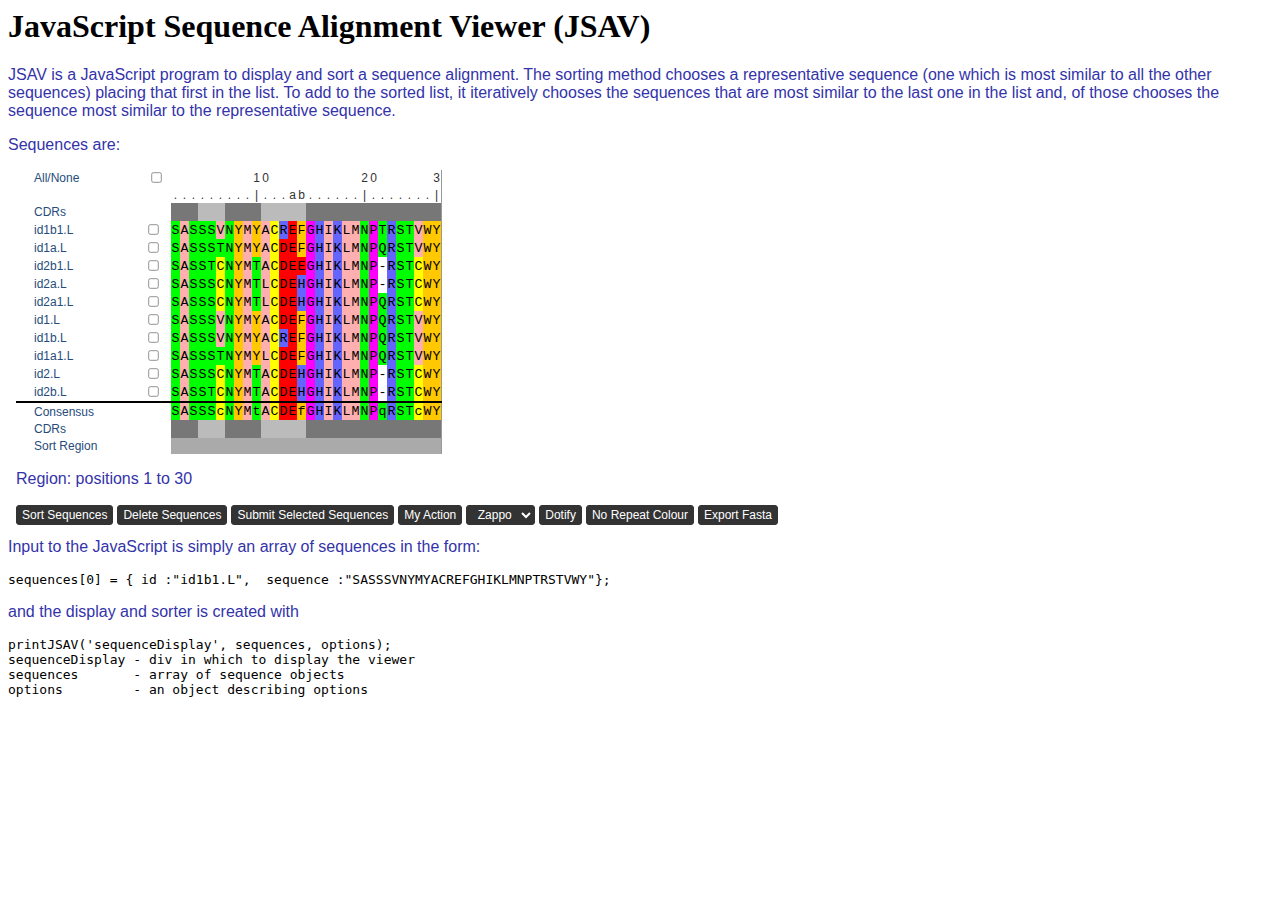
<file: demo/index5.html>
<DOCTYPE html>
<html lang="en">
<head>
<title>JSAV</title>

<!-- JQuery and JQuery-UI -->
<link href="../external/jquery.css" rel="stylesheet" />
<script type='text/javascript' src='../external/jquery-1.10.2.min.js'></script>
<script type='text/javascript' src='../external/jquery-ui-1.10.4.custom.min.js'></script>

<!-- JSAV -->
<link href="../JSAV.css" rel="stylesheet" />
<script type='text/javascript' src='../JSAV.min.js'></script>

<style>
p, label {font: 12pt Arial,Helvetica,sans-serif;
   color: #3333AA;
}
</style>

<!-- If using tooltipster -->
<link href="../external/tooltipster-master/css/tooltipster.css" rel="stylesheet" />
<script type='text/javascript' src='../external/tooltipster-master/js/jquery.tooltipster.min.js'></script>
<script>
function enableTooltipster()
{
    $(document).ready(function() {
        $('.tooltip').tooltipster();
    });
}
enableTooltipster();
</script>
<!-- END -->

</head>

<body>
<script type='text/javascript'>
var MySeqs = [];

MySeqs.push({ id :"id1b1.L",  sequence :"SASSSVNYMYACREFGHIKLMNPTRSTVWY"});
MySeqs.push({ id :"id1a.L",   sequence :"SASSSTNYMYACDEFGHIKLMNPQRSTVWY"});
MySeqs.push({ id :"id2b1.L",  sequence :"SASSTCNYMTACDEEGHIKLMNP-RSTCWY"});
MySeqs.push({ id :"id2a.L",   sequence :"SASSSCNYMTLCDEHGHIKLMNP-RSTCWY"});
MySeqs.push({ id :"id2a1.L",  sequence :"SASSSCNYMTLCDEHGHIKLMNPQRSTCWY"});
MySeqs.push({ id :"id1.L",    sequence :"SASSSVNYMYACDEFGHIKLMNPQRSTVWY"});
MySeqs.push({ id :"id1b.L",   sequence :"SASSSVNYMYACREFGHIKLMNPQRSTVWY"});
MySeqs.push({ id :"id1a1.L",  sequence :"SASSSTNYMYLCDEFGHIKLMNPQRSTVWY"});
MySeqs.push({ id :"id2.L",    sequence :"SASSSCNYMTACDEHGHIKLMNP-RSTCWY"});
MySeqs.push({ id :"id2b.L",   sequence :"SASSTCNYMTACDEHGHIKLMNP-RSTCWY"});
</script>

<h1>JavaScript Sequence Alignment Viewer (JSAV)</h1>
<p>JSAV is a JavaScript program to display and sort a sequence
  alignment. The sorting method chooses a representative sequence (one
  which is most similar to all the other sequences) placing that first
  in the list. To add to the sorted list, it iteratively chooses the
  sequences that are most similar to the last one in the list and, of
  those chooses the sequence most similar to the representative
  sequence.</p>

<p>Sequences are:</p>
<div id='sequenceDisplay'>
</div>

<script type='text/javascript'>
function myAction(divId, sequences)
{
   var seqString = "";
   for(var i=0; i<sequences.length; i++)
   {
       seqString += ">" + sequences[i].id + "\n";
       seqString += sequences[i].sequence + "\n";
   }
   alert(seqString);
}

var MyOptions = Array();
MyOptions.sortable = true;
MyOptions.selectable = true;
MyOptions.deletable = true;
MyOptions.border = false;
MyOptions.highlight = [3,5,10,14];
MyOptions.submit = "http://www.bioinf.org.uk/cgi-bin/echo.pl";
MyOptions.action = "myAction";
MyOptions.actionLabel = "My Action";
MyOptions.toggleDotify = true;
MyOptions.toggleNocolour = true;
MyOptions.fasta = true;
MyOptions.consensus = true;
MyOptions.colourScheme = "zappo";
MyOptions.selectColour = true;
MyOptions.callback = "enableTooltipster";
MyOptions.idSubmit = "http://www.bioinf.org.uk/cgi-bin/echo.pl";
MyOptions.idSubmitKey = "seq";
MyOptions.idSubmitClean = true;

var labels = Array();
labels.push("L1");
labels.push("L2");
labels.push("L3");
labels.push("L4");
labels.push("L5");
labels.push("L6");
labels.push("L7");
labels.push("L8");
labels.push("L9");
labels.push("L10");
labels.push("L11");
labels.push("L12");
labels.push("L13");
labels.push("L13a");
labels.push("L13b");
labels.push("L14");
labels.push("L15");
labels.push("L16");
labels.push("L17");
labels.push("L18");
labels.push("L19");
labels.push("L20");
labels.push("L21");
labels.push("L22");
labels.push("L23");
labels.push("L24");
labels.push("L25");
labels.push("L28");
labels.push("L29");
labels.push("L30");
MyOptions.labels = labels;

// MyOptions.autoLabels = true;

printJSAV('sequenceDisplay', MySeqs, MyOptions);
</script>

<br />

<p>Input to the JavaScript is simply an array of sequences in
  the form:</p>
<pre>
sequences[0] = { id :"id1b1.L",  sequence :"SASSSVNYMYACREFGHIKLMNPTRSTVWY"};
</pre>
<p>and the display and sorter is created with</p>
<pre>
printJSAV('sequenceDisplay', sequences, options);
sequenceDisplay - div in which to display the viewer
sequences       - array of sequence objects
options         - an object describing options
</pre>




</body>
</html>
</file>
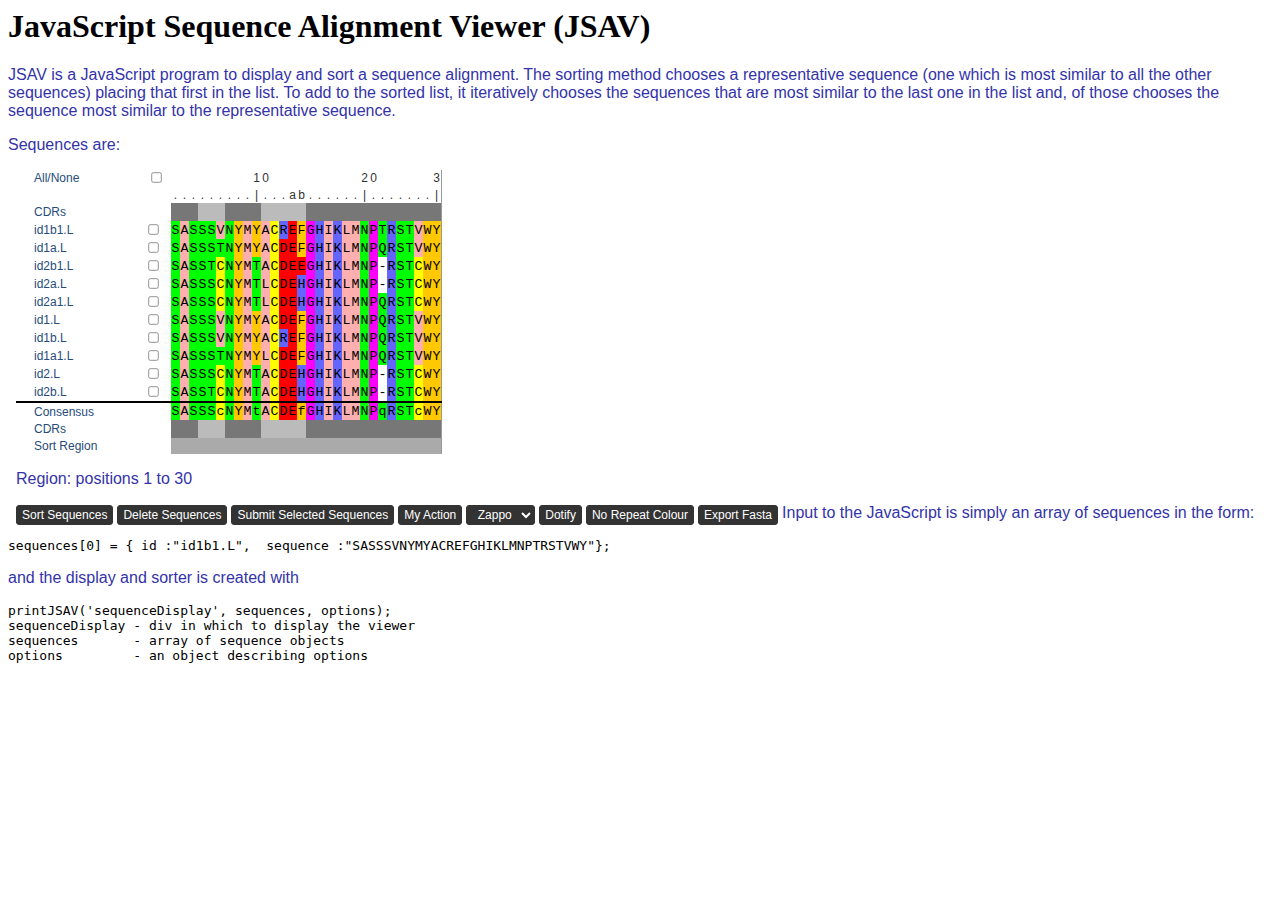
<file: demo/index_labels.html>
<DOCTYPE html>
<html lang="en">
<head>
<title>JSAV</title>

<!-- JQuery and JQuery-UI -->
<link href="../external/jquery.css" rel="stylesheet" />
<script type='text/javascript' src='../external/jquery-1.10.2.min.js'></script>
<script type='text/javascript' src='../external/jquery-ui-1.10.4.custom.min.js'></script>

<!-- JSAV -->
<link href="../JSAV.css" rel="stylesheet" />
<script type='text/javascript' src='../JSAV.min.js'></script>

<style>
p, label {font: 12pt Arial,Helvetica,sans-serif;
   color: #3333AA;
}
</style>

<!-- If using tooltipster -->
<link href="../external/tooltipster-master/css/tooltipster.css" rel="stylesheet" />
<script type='text/javascript' src='../external/tooltipster-master/js/jquery.tooltipster.min.js'></script>
<script>
function enableTooltipster()
{
    $(document).ready(function() {
        $('.tooltip').tooltipster();
    });
}
enableTooltipster();
</script>
<!-- END -->

</head>

<body>
<script type='text/javascript'>
var MySeqs = [];

MySeqs.push({ id :"id1b1.L",  sequence :"SASSSVNYMYACREFGHIKLMNPTRSTVWY"});
MySeqs.push({ id :"id1a.L",   sequence :"SASSSTNYMYACDEFGHIKLMNPQRSTVWY"});
MySeqs.push({ id :"id2b1.L",  sequence :"SASSTCNYMTACDEEGHIKLMNP-RSTCWY"});
MySeqs.push({ id :"id2a.L",   sequence :"SASSSCNYMTLCDEHGHIKLMNP-RSTCWY"});
MySeqs.push({ id :"id2a1.L",  sequence :"SASSSCNYMTLCDEHGHIKLMNPQRSTCWY"});
MySeqs.push({ id :"id1.L",    sequence :"SASSSVNYMYACDEFGHIKLMNPQRSTVWY"});
MySeqs.push({ id :"id1b.L",   sequence :"SASSSVNYMYACREFGHIKLMNPQRSTVWY"});
MySeqs.push({ id :"id1a1.L",  sequence :"SASSSTNYMYLCDEFGHIKLMNPQRSTVWY"});
MySeqs.push({ id :"id2.L",    sequence :"SASSSCNYMTACDEHGHIKLMNP-RSTCWY"});
MySeqs.push({ id :"id2b.L",   sequence :"SASSTCNYMTACDEHGHIKLMNP-RSTCWY"});
</script>

<h1>JavaScript Sequence Alignment Viewer (JSAV)</h1>
<p>JSAV is a JavaScript program to display and sort a sequence
  alignment. The sorting method chooses a representative sequence (one
  which is most similar to all the other sequences) placing that first
  in the list. To add to the sorted list, it iteratively chooses the
  sequences that are most similar to the last one in the list and, of
  those chooses the sequence most similar to the representative
  sequence.</p>

<p>Sequences are:</p>
<div id='sequenceDisplay'>
</div>

<script type='text/javascript'>
function myAction(divId, sequences)
{
   var seqString = "";
   for(var i=0; i<sequences.length; i++)
   {
       seqString += ">" + sequences[i].id + "\n";
       seqString += sequences[i].sequence + "\n";
   }
   alert(seqString);
}

var MyOptions = Array();
MyOptions.sortable = true;
MyOptions.selectable = true;
MyOptions.deletable = true;
MyOptions.border = false;
MyOptions.highlight = [3,5,10,14];
MyOptions.submit = "http://www.bioinf.org.uk/cgi-bin/echo.pl";
MyOptions.action = "myAction";
MyOptions.actionLabel = "My Action";
MyOptions.toggleDotify = true;
MyOptions.toggleNocolour = true;
MyOptions.fasta = true;
MyOptions.consensus = true;
MyOptions.colourScheme = "zappo";
MyOptions.selectColour = true;
MyOptions.callback = "enableTooltipster";
MyOptions.idSubmit = "http://www.bioinf.org.uk/cgi-bin/echo.pl";
MyOptions.idSubmitKey = "seq";
MyOptions.idSubmitClean = true;

var labels = Array();
labels.push("L1");
labels.push("L2");
labels.push("L3");
labels.push("L4");
labels.push("L5");
labels.push("L6");
labels.push("L7");
labels.push("L8");
labels.push("L9");
labels.push("L10");
labels.push("L11");
labels.push("L12");
labels.push("L13");
labels.push("L13a");
labels.push("L13b");
labels.push("L14");
labels.push("L15");
labels.push("L16");
labels.push("L17");
labels.push("L18");
labels.push("L19");
labels.push("L20");
labels.push("L21");
labels.push("L22");
labels.push("L23");
labels.push("L24");
labels.push("L25");
labels.push("L28");
labels.push("L29");
labels.push("L30");
MyOptions.labels = labels;

// MyOptions.autoLabels = true;

printJSAV('sequenceDisplay', MySeqs, MyOptions);
</script>

<p>Input to the JavaScript is simply an array of sequences in
  the form:</p>
<pre>
sequences[0] = { id :"id1b1.L",  sequence :"SASSSVNYMYACREFGHIKLMNPTRSTVWY"};
</pre>
<p>and the display and sorter is created with</p>
<pre>
printJSAV('sequenceDisplay', sequences, options);
sequenceDisplay - div in which to display the viewer
sequences       - array of sequence objects
options         - an object describing options
</pre>




</body>
</html>
</file>
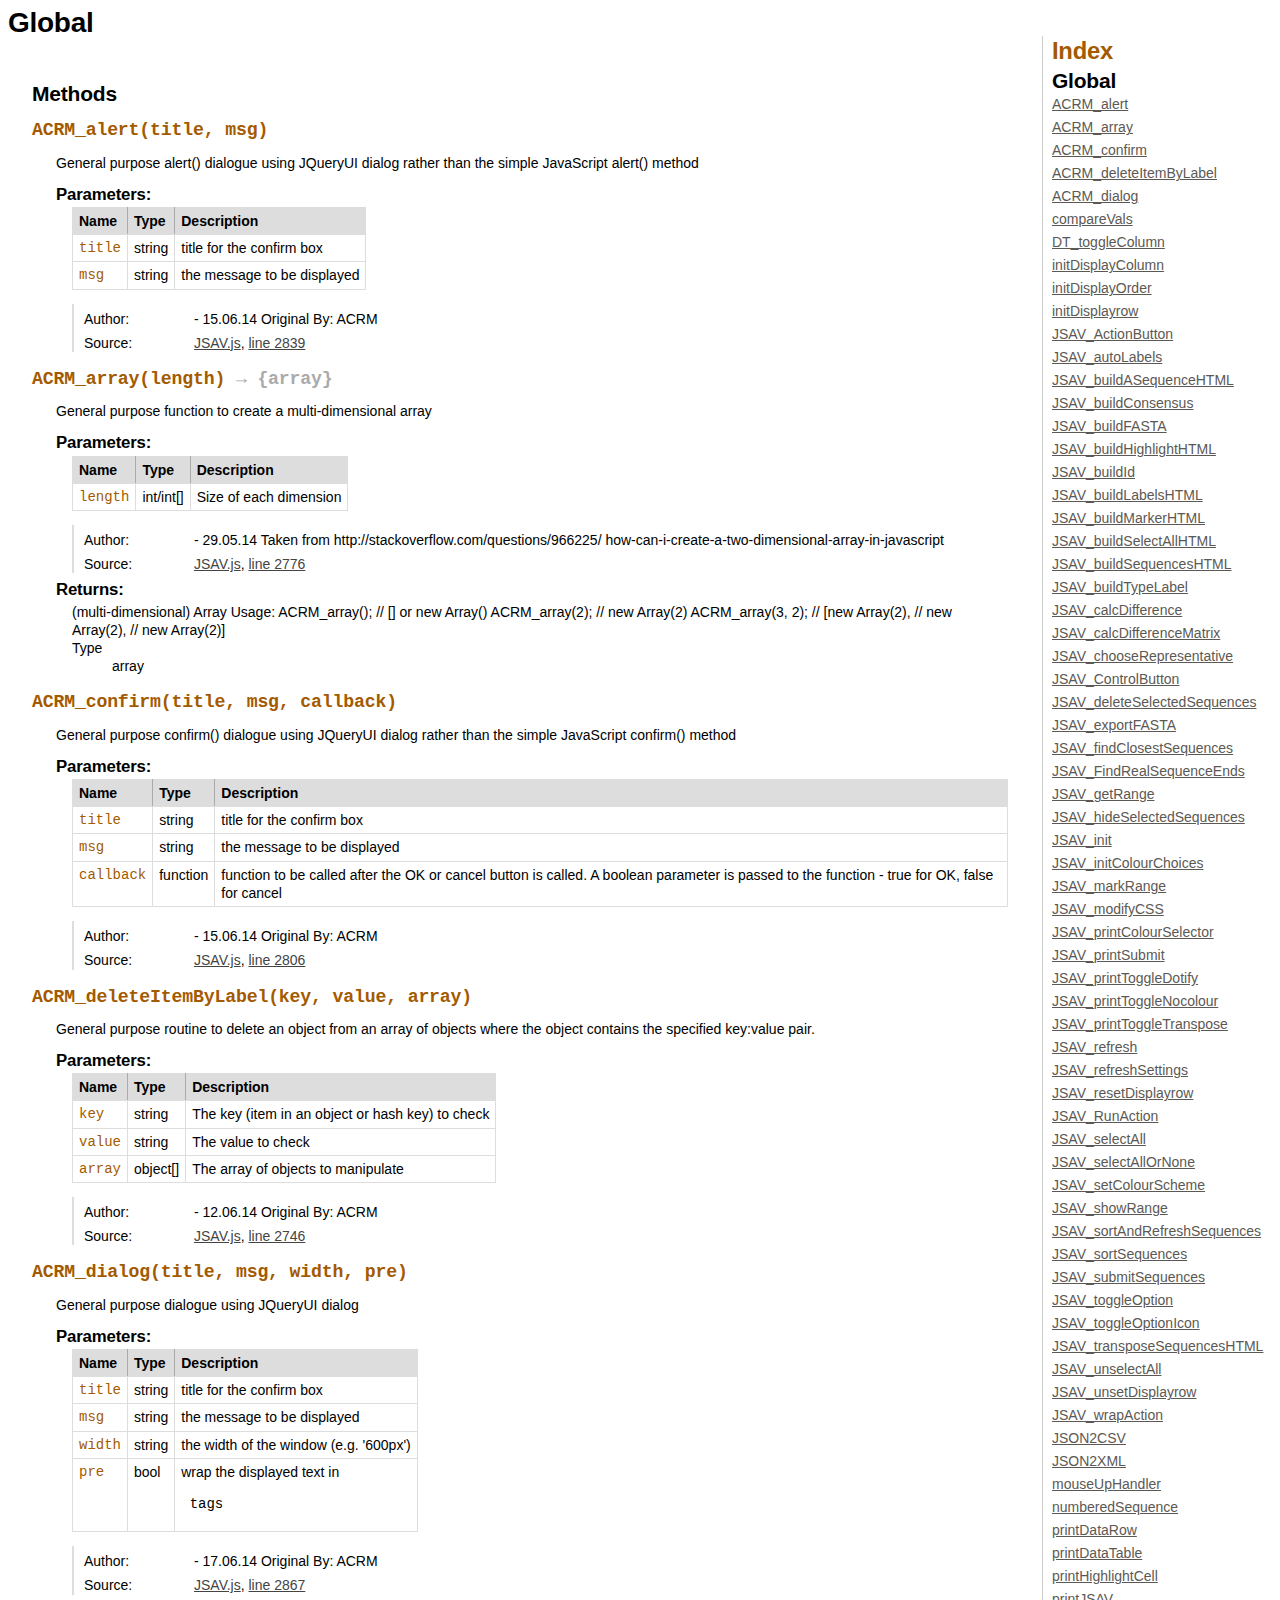
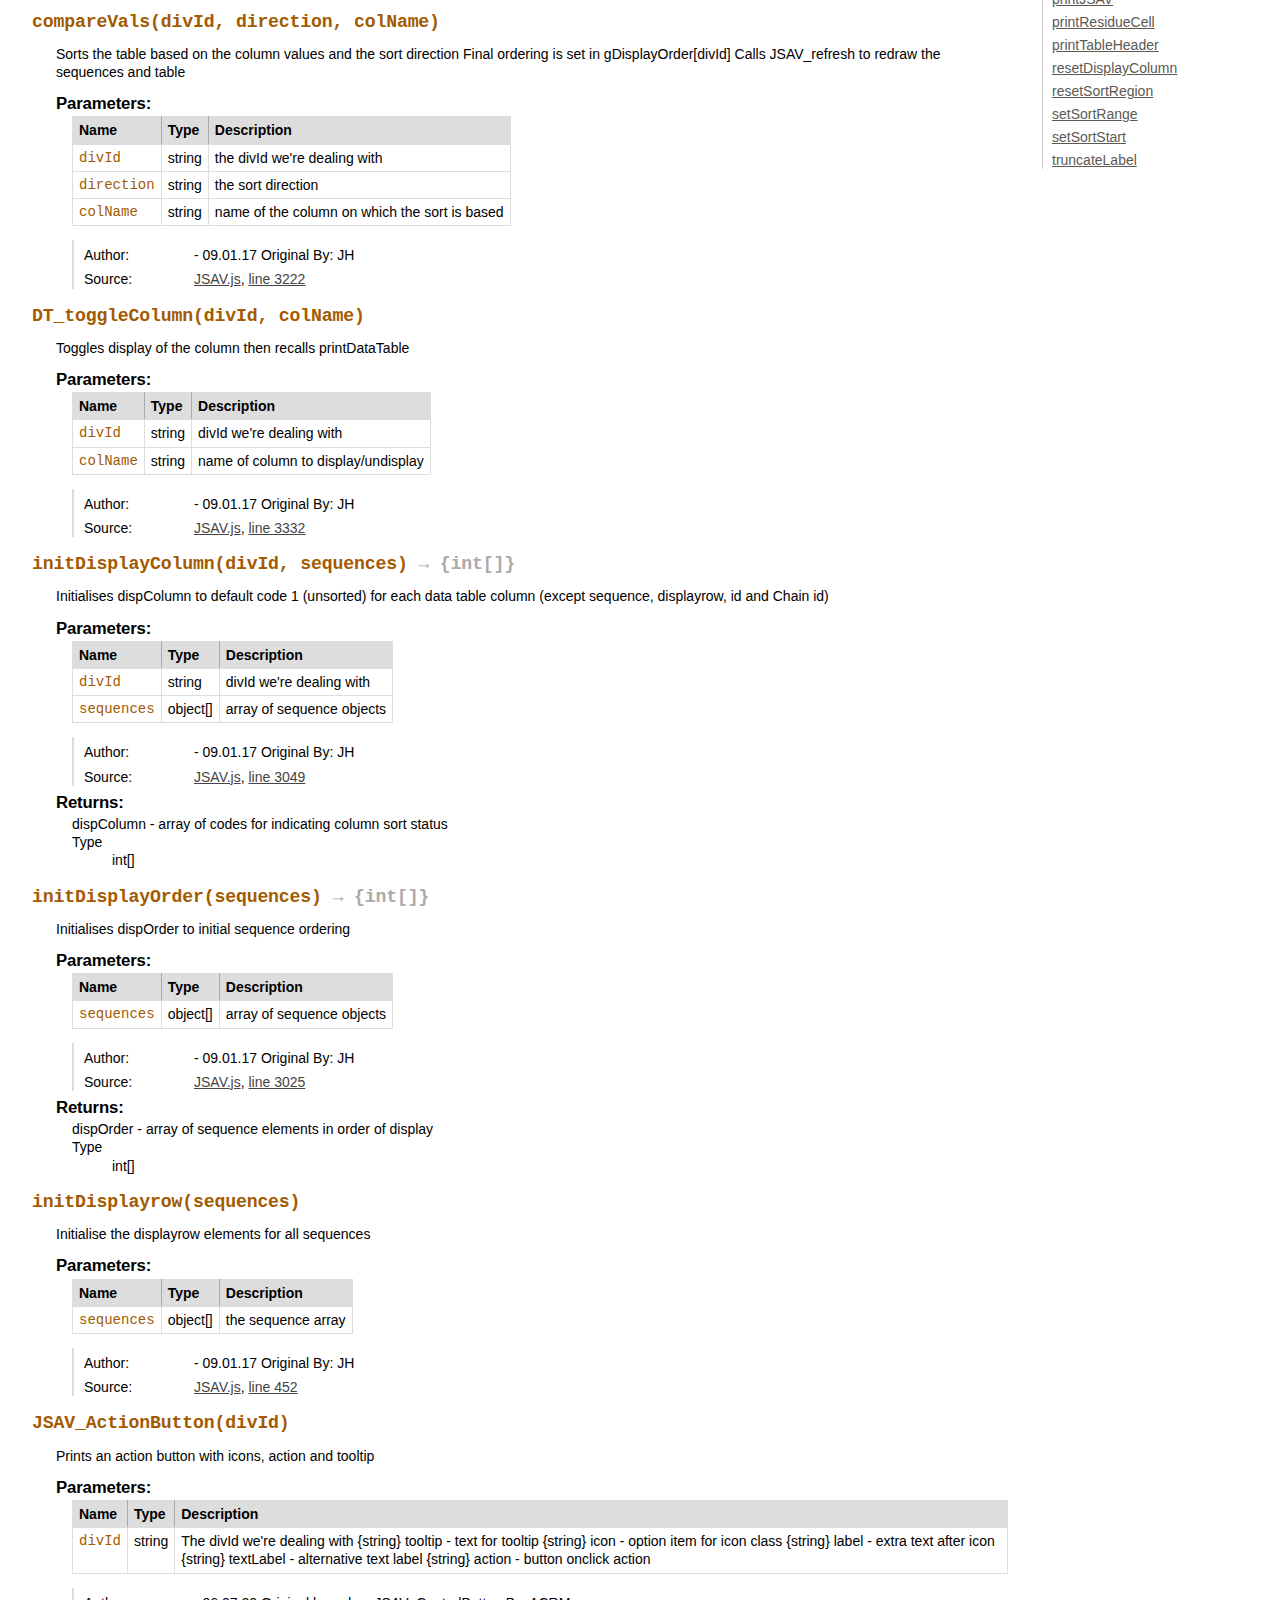
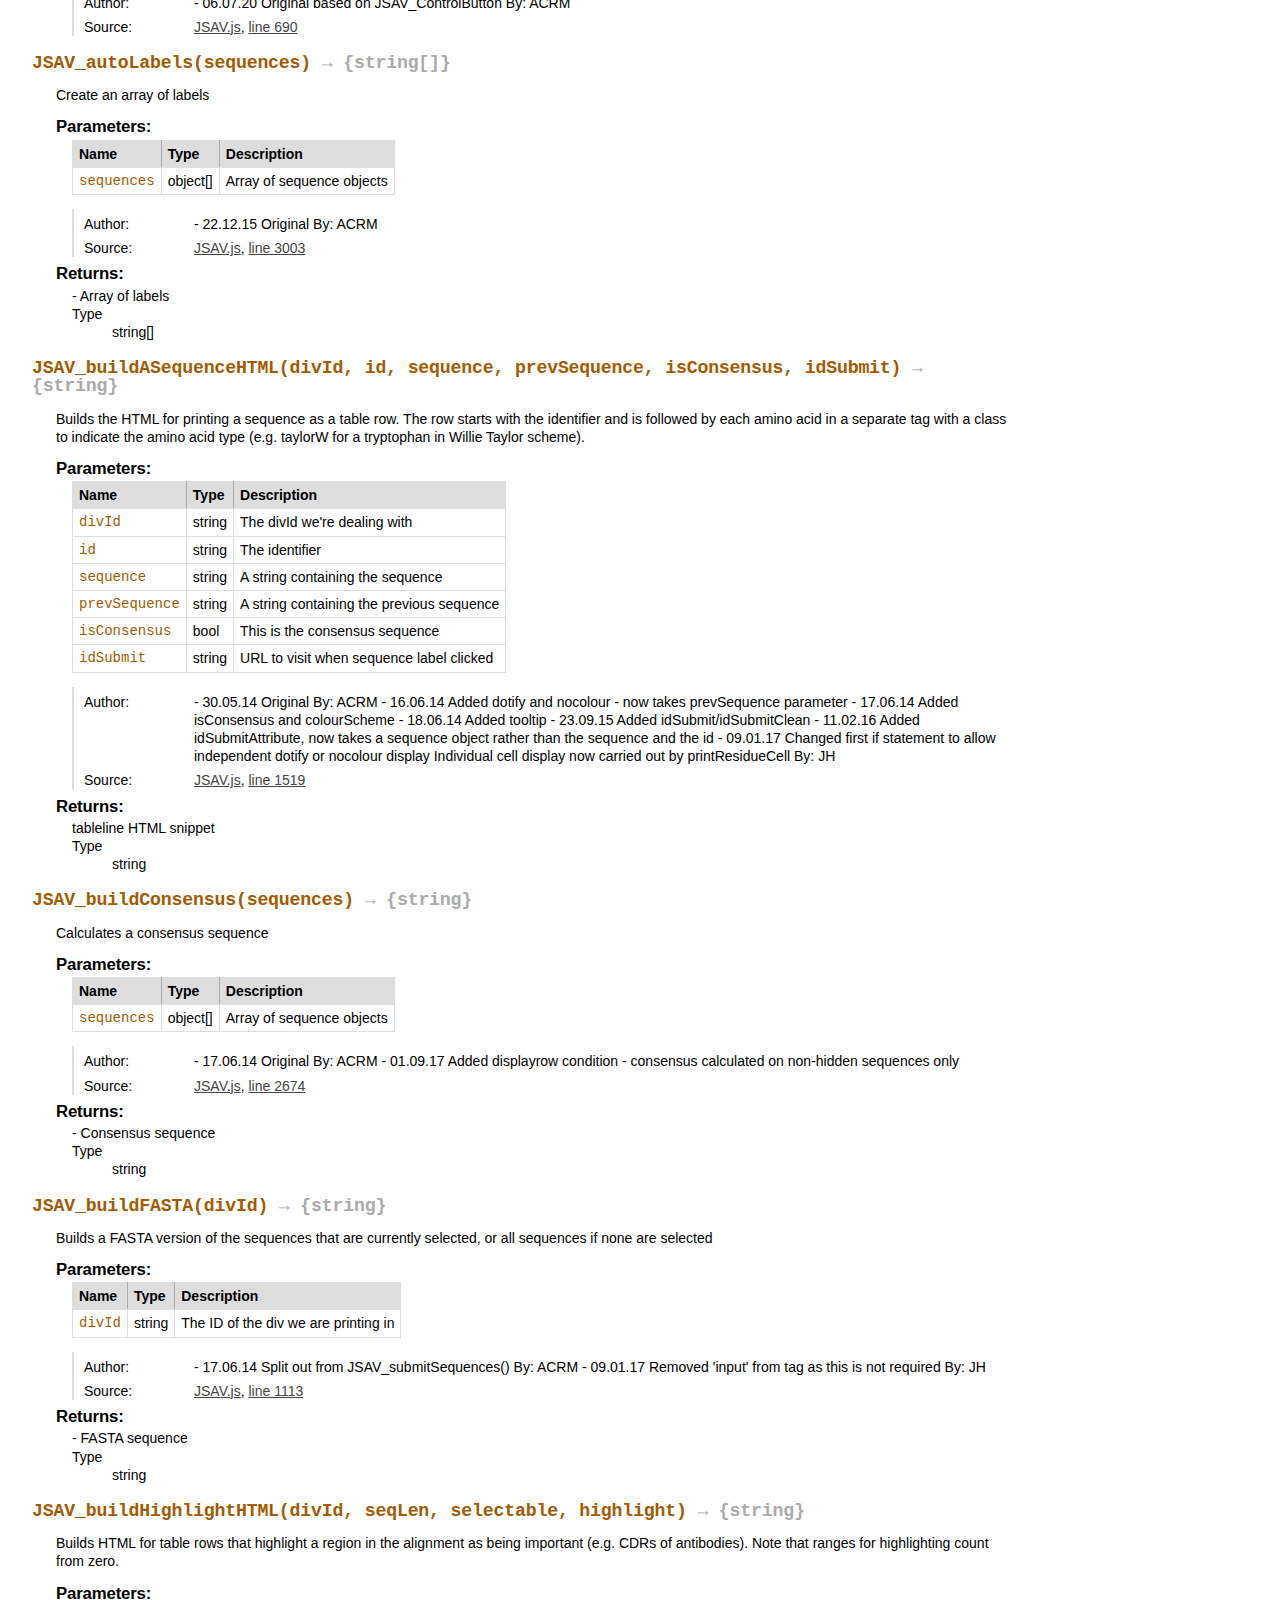
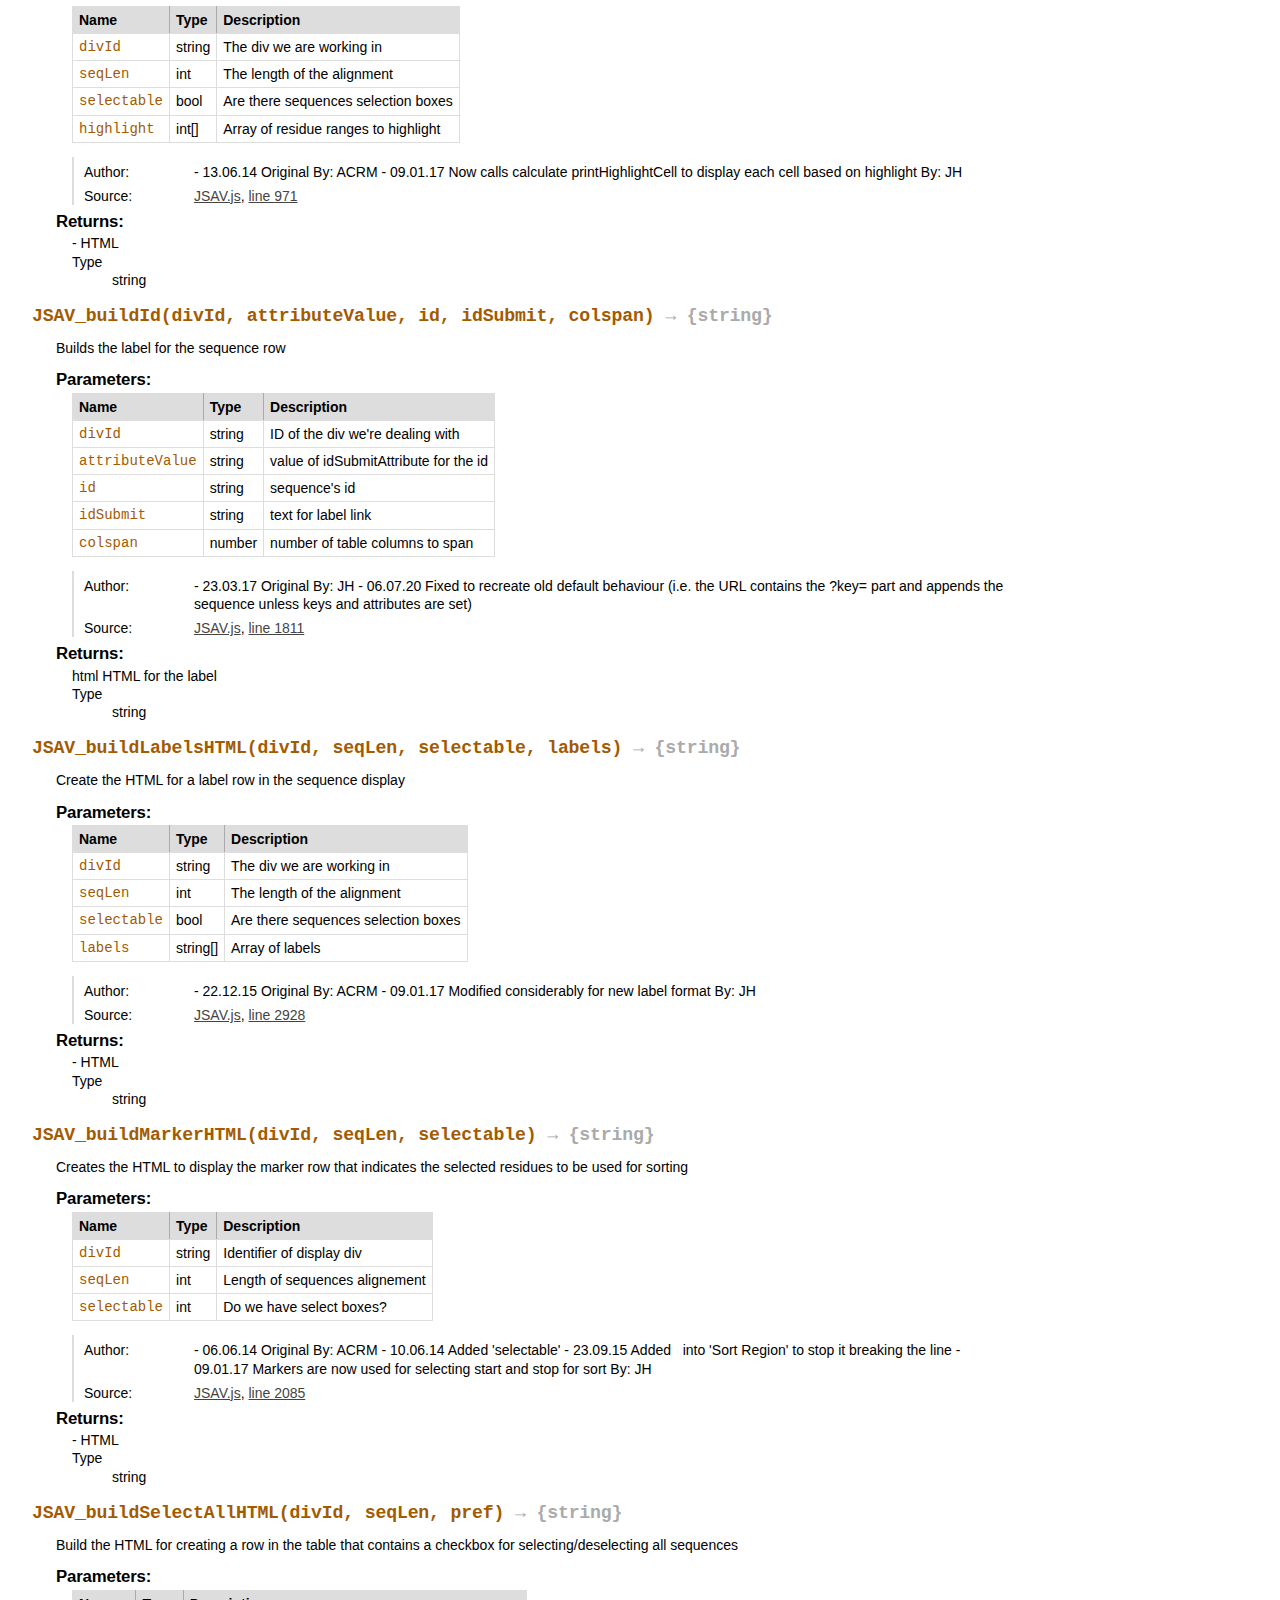
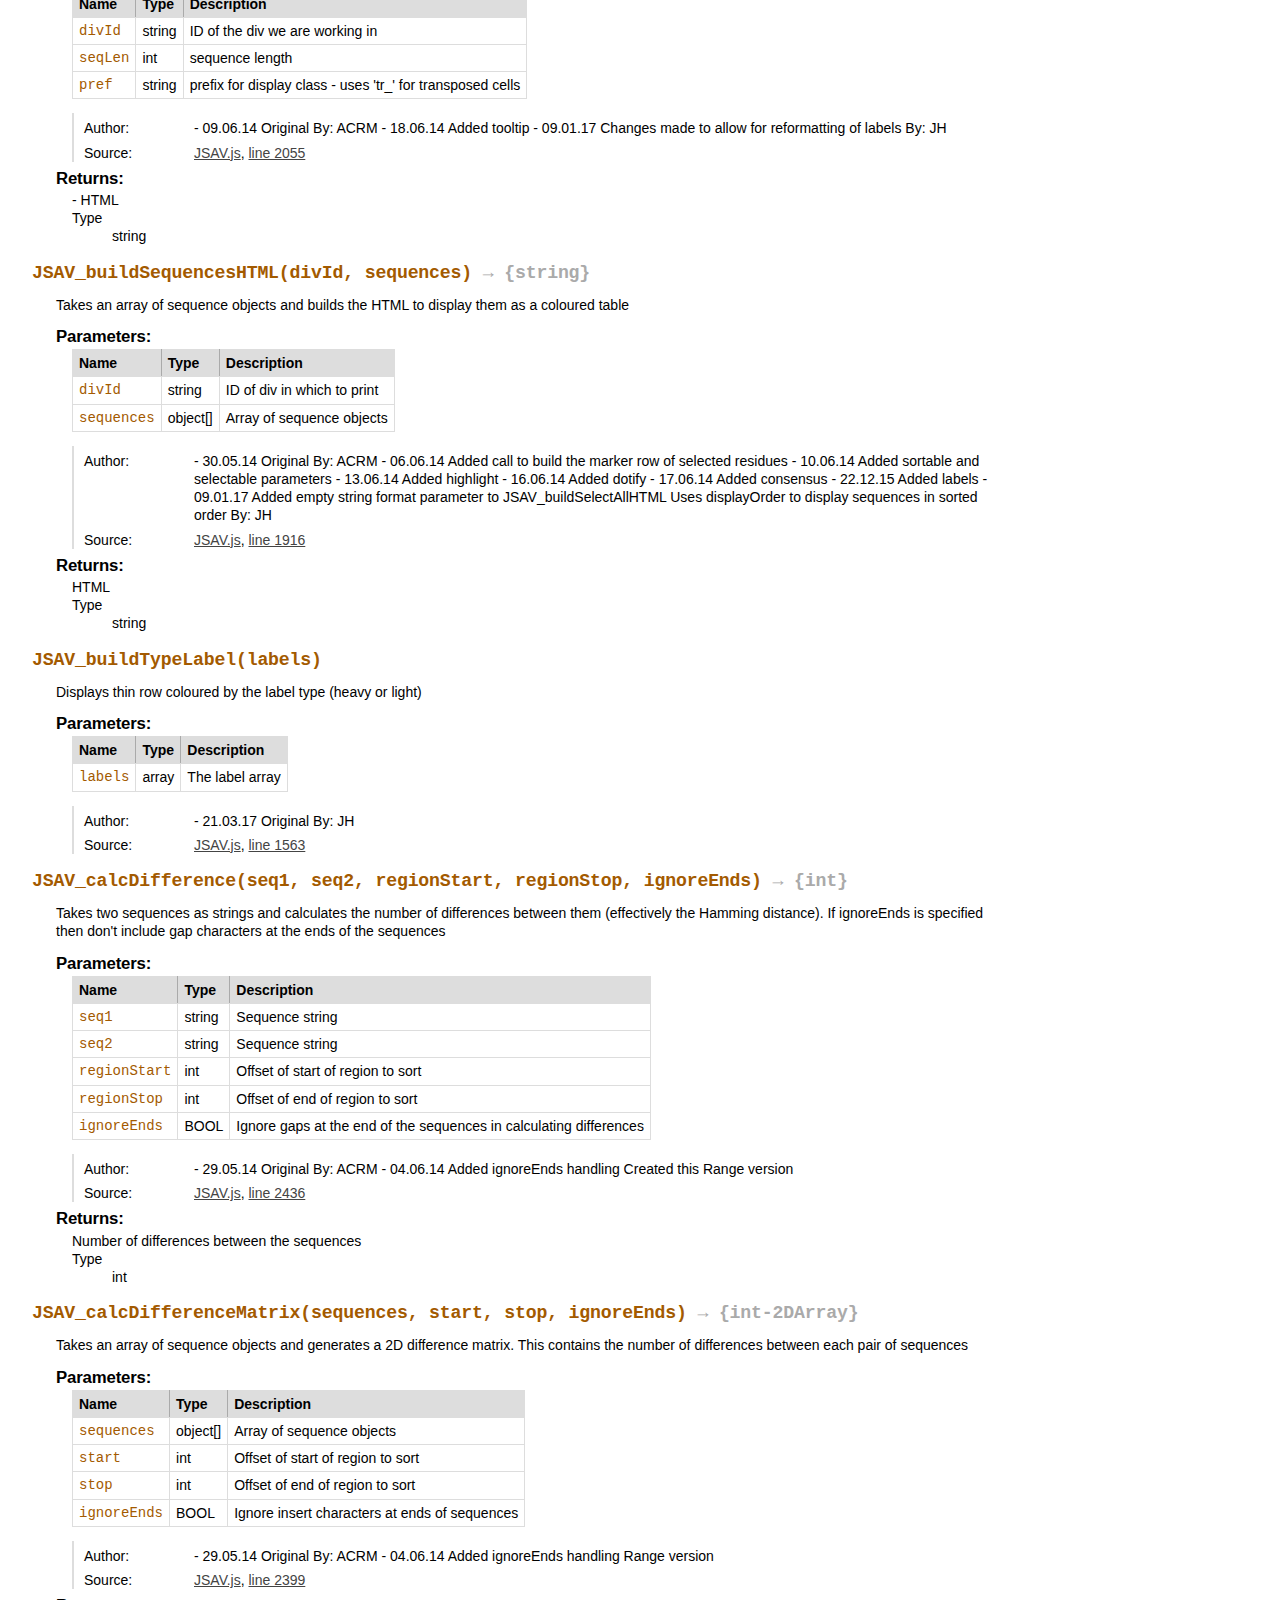
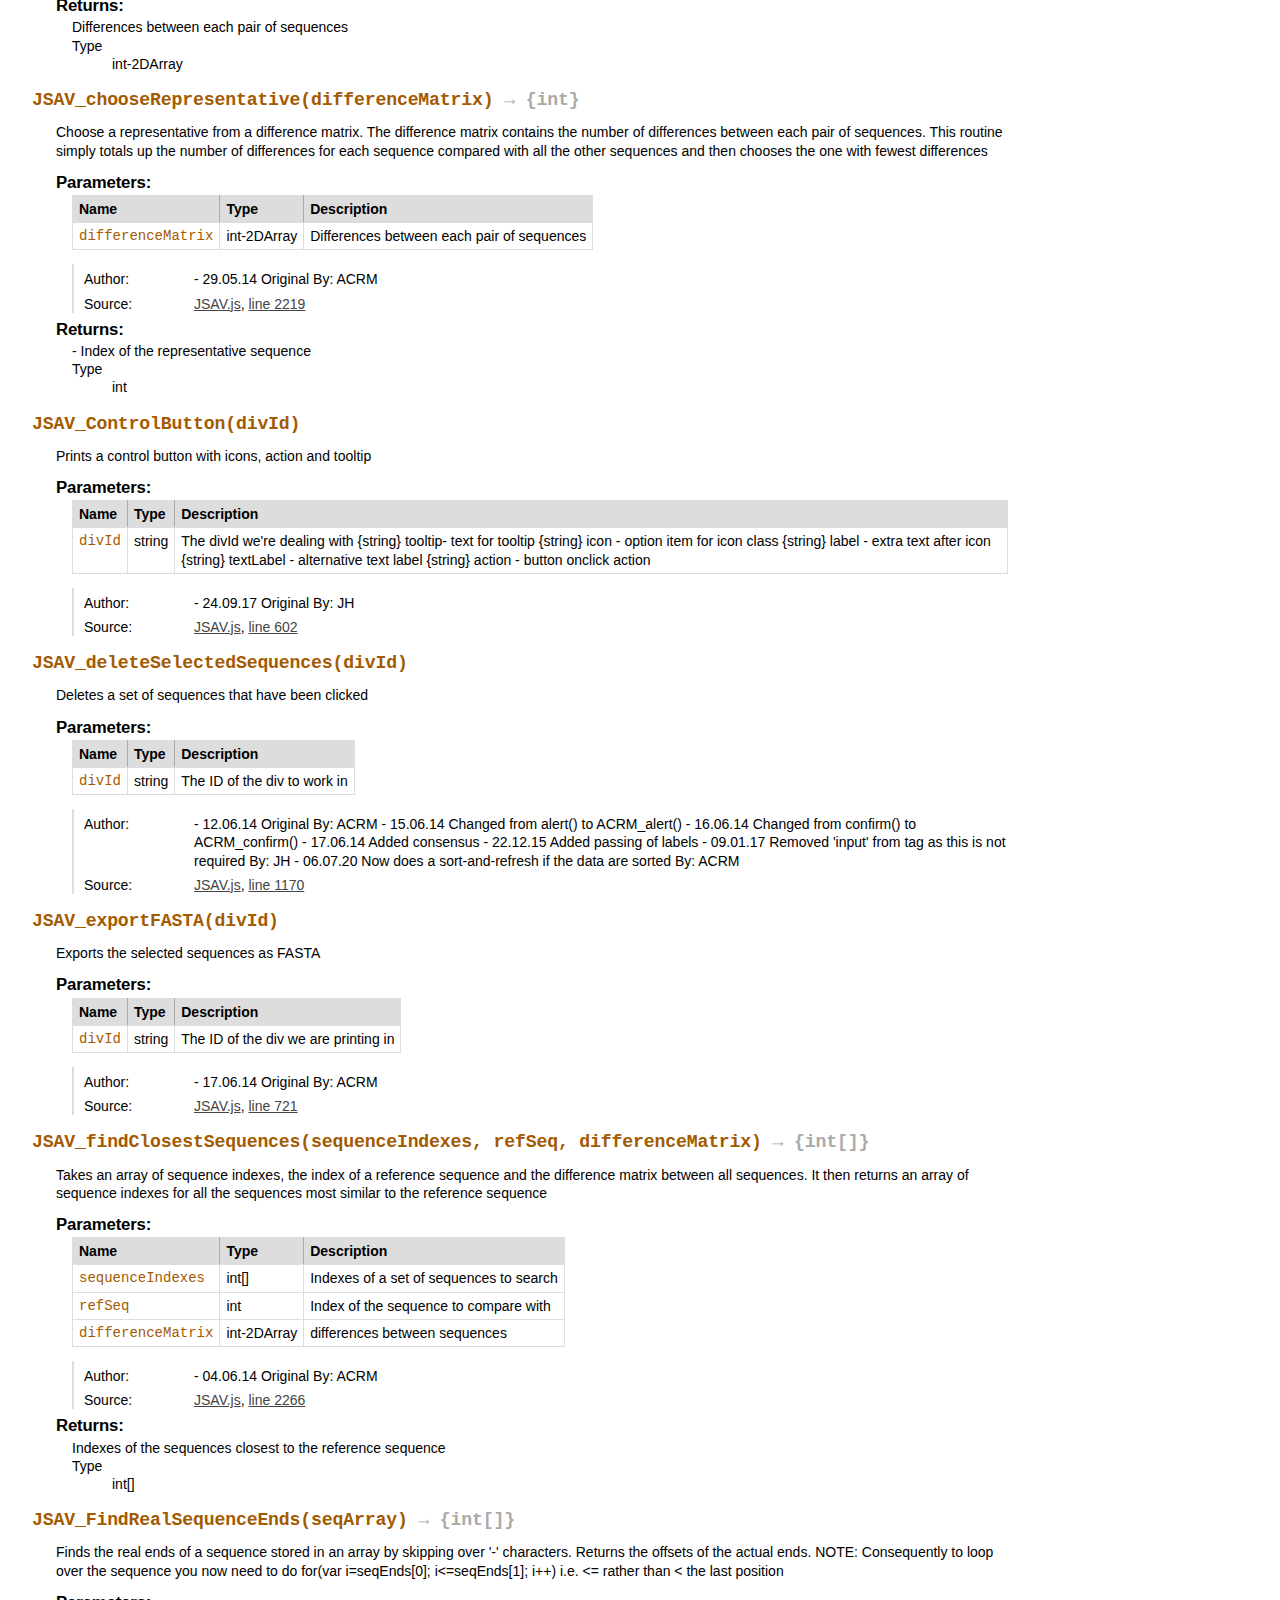
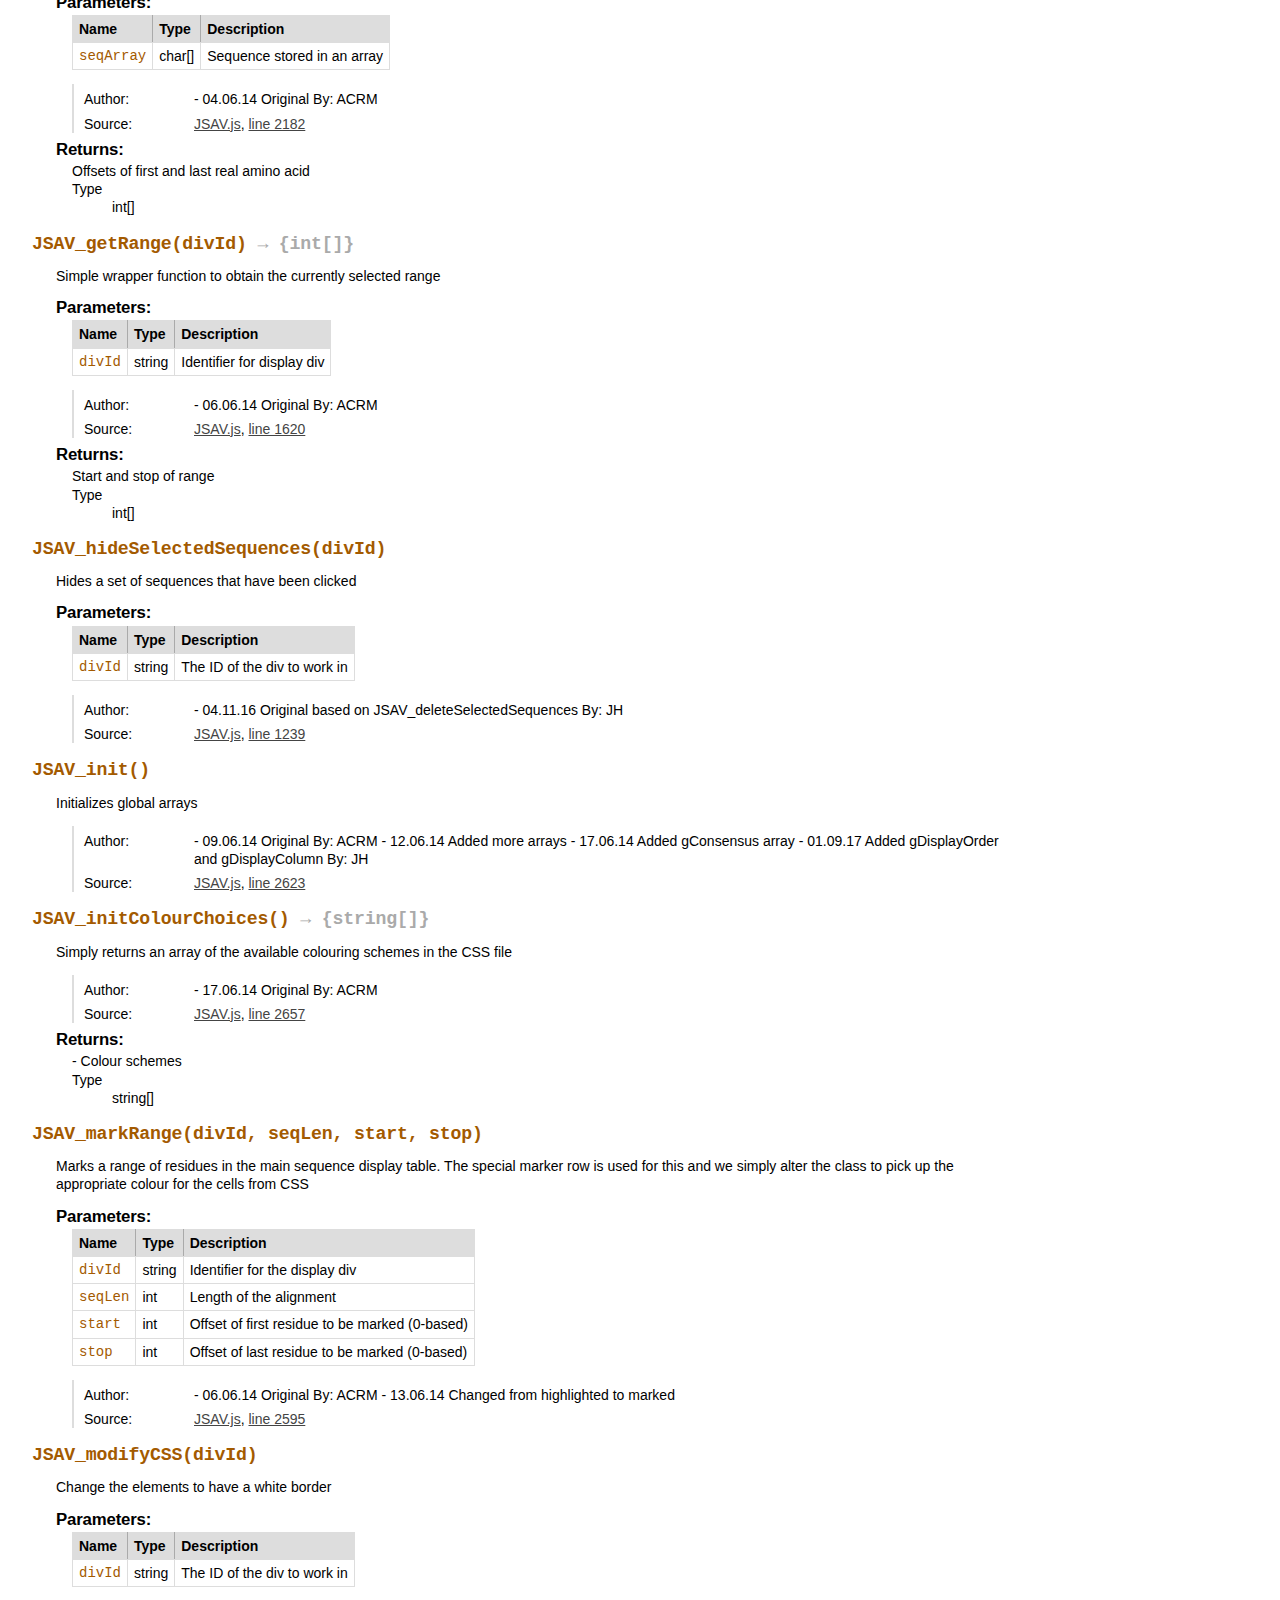
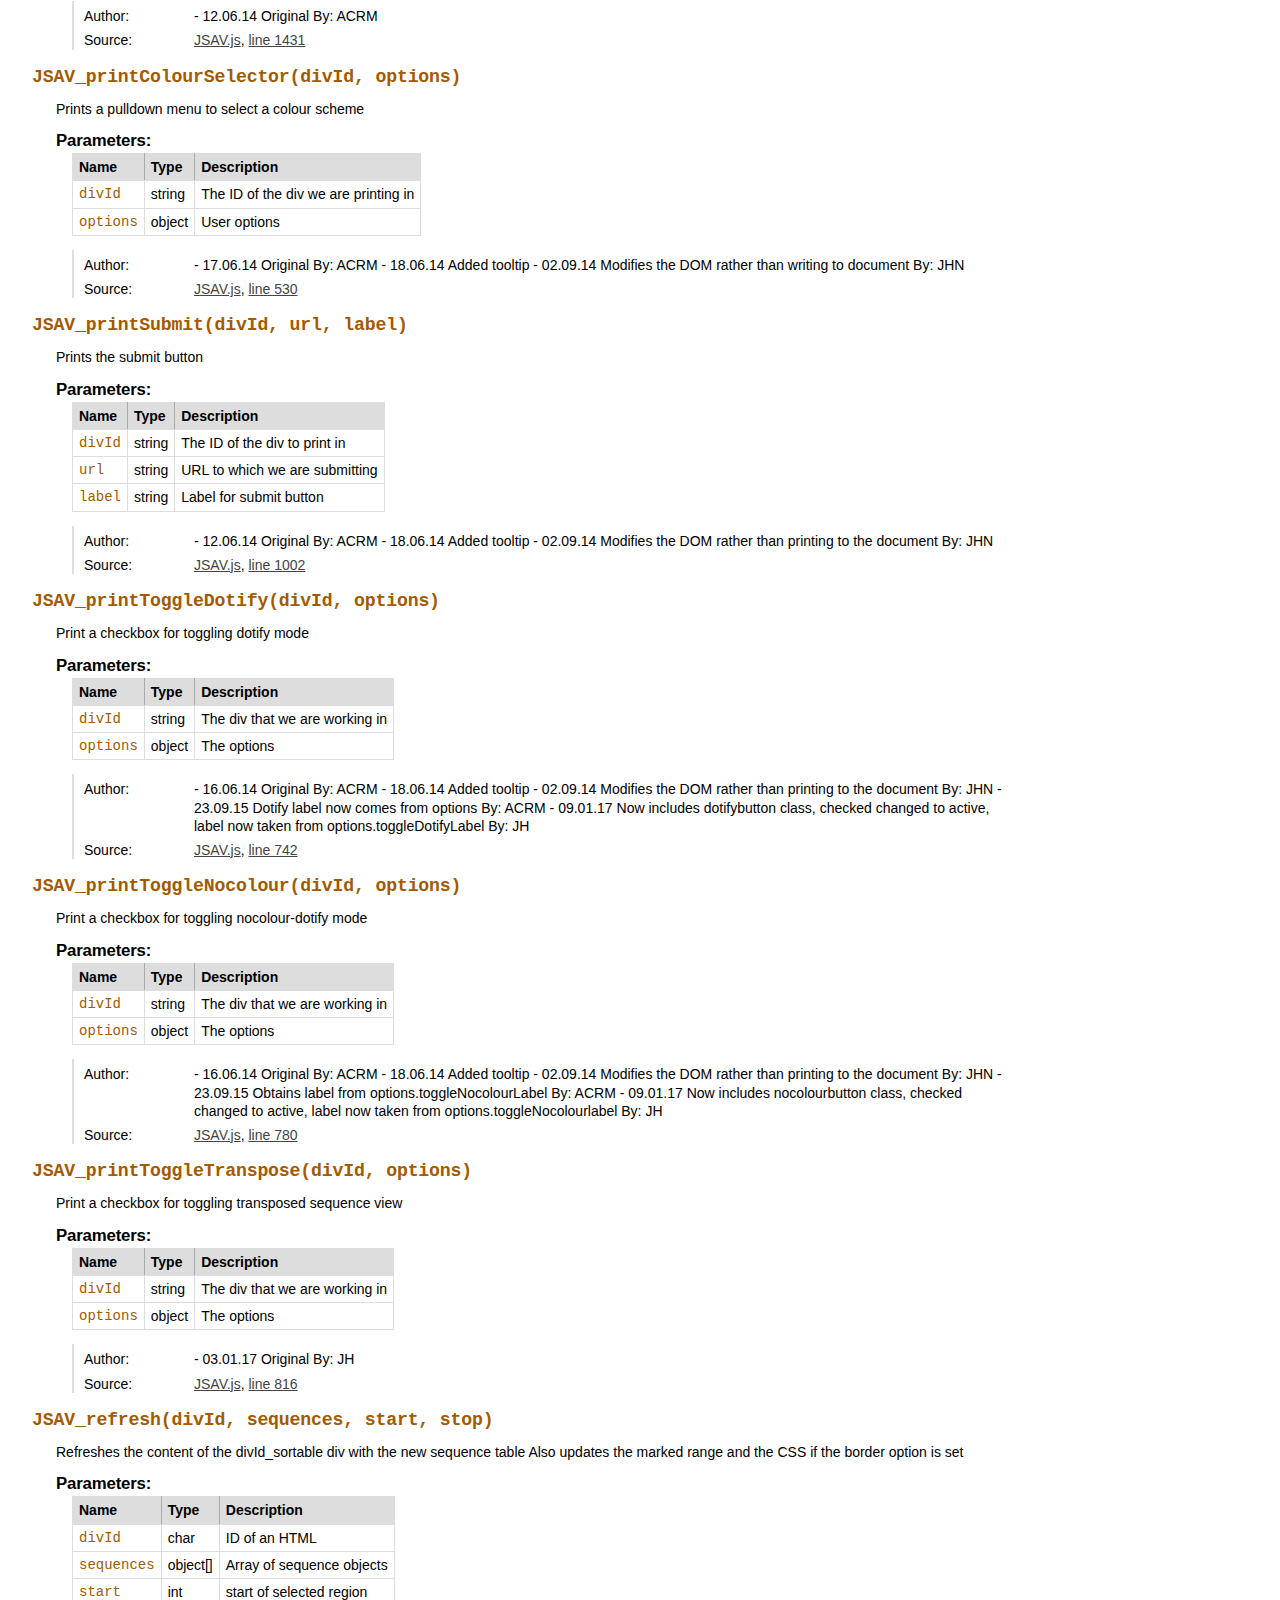
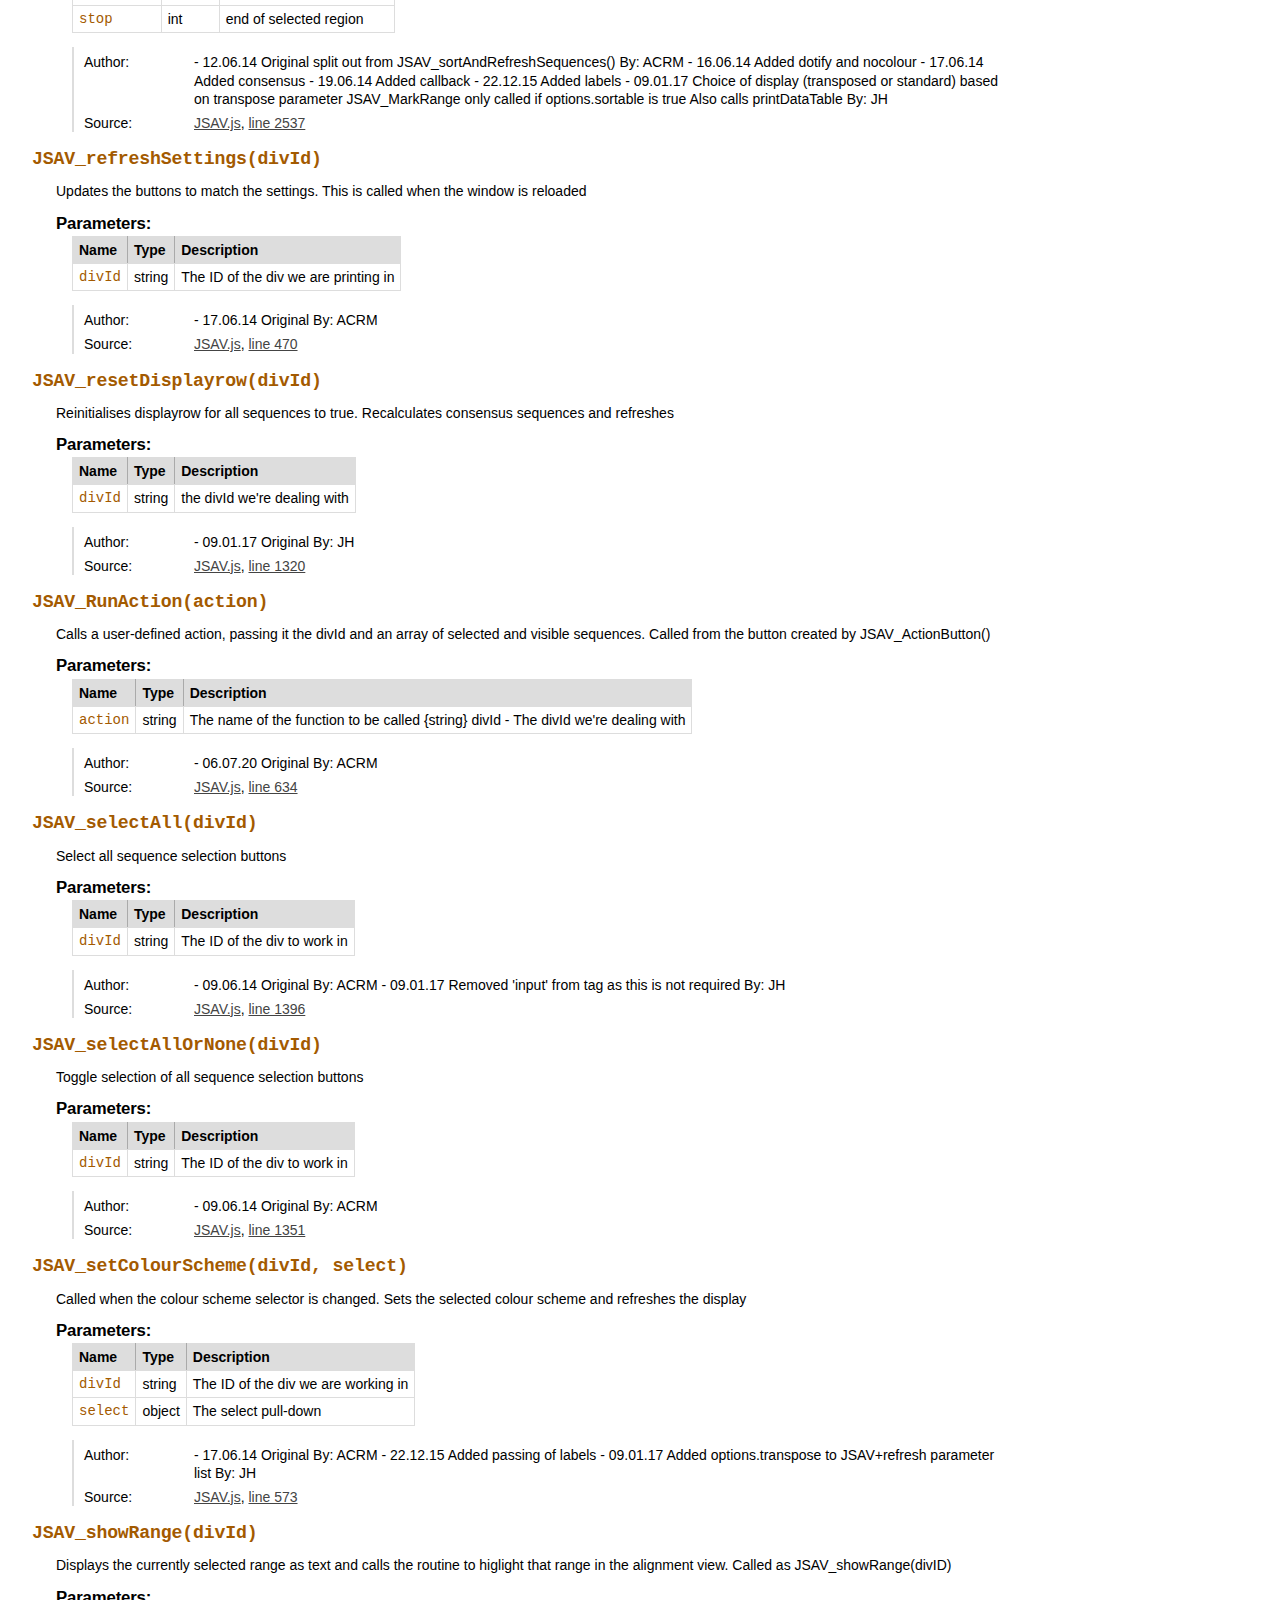
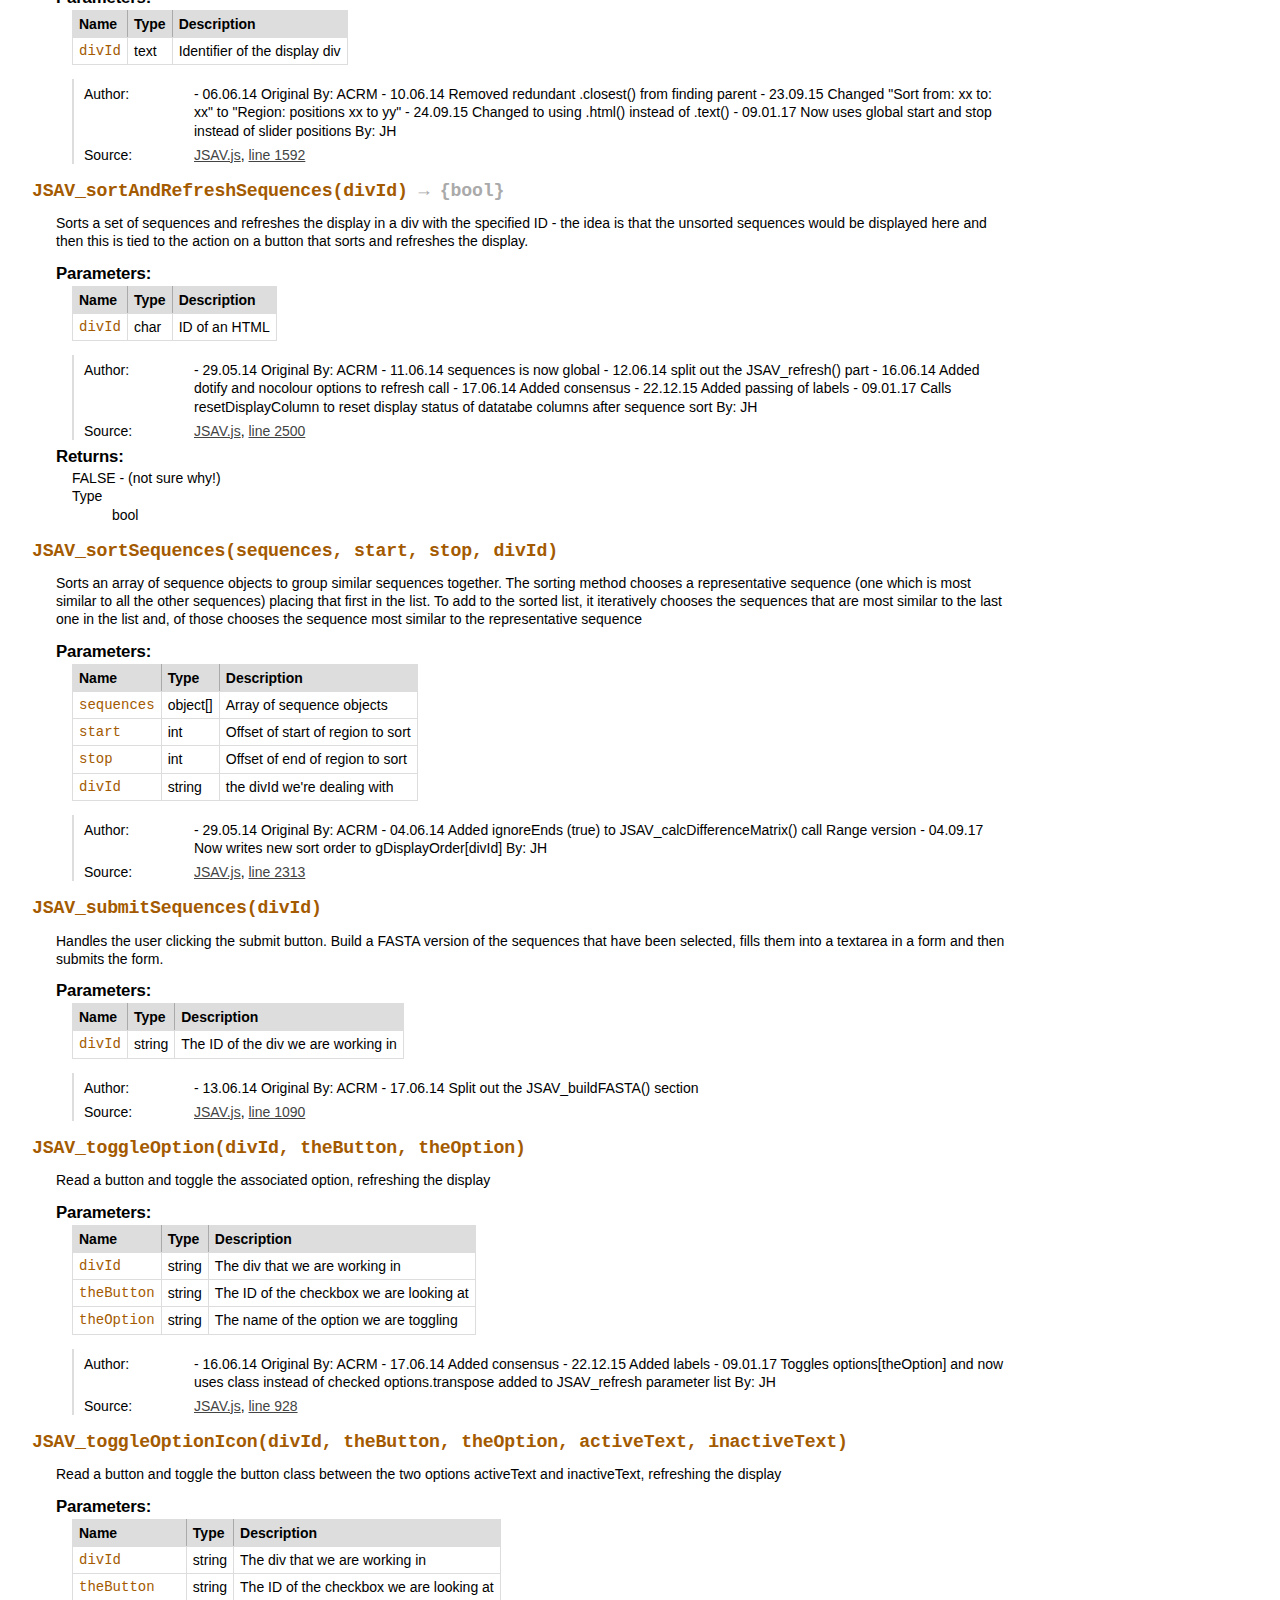
<file: out/global.html>
<!DOCTYPE html>
<html lang="en">
<head>
    <meta charset="utf-8">
    <title>JSDoc: Global</title>
    
    <script src="scripts/prettify/prettify.js"> </script>
    <script src="scripts/prettify/lang-css.js"> </script>
    <!--[if lt IE 9]>
      <script src="//html5shiv.googlecode.com/svn/trunk/html5.js"></script>
    <![endif]-->
    <link type="text/css" rel="stylesheet" href="styles/prettify-tomorrow.css">
    <link type="text/css" rel="stylesheet" href="styles/jsdoc-default.css">
</head>

<body>

<div id="main">
    
    <h1 class="page-title">Global</h1>
    
    



<section>
    
<header>
    <h2>
    
    </h2>
    
</header>  

<article>
    <div class="container-overview">
    
    
    
        
        
        
<dl class="details">
    
        
    
    
    

    
    
    
    
    
    
    
    
    
    
    
    
    
    
    
    
    
    
    
</dl>

        
        
    
    </div>
    
    
    
    
    
    
    
    
    
    
    
    
    
    
        <h3 class="subsection-title">Methods</h3>
        
        <dl>
            
<dt>
    <h4 class="name" id="ACRM_alert"><span class="type-signature"></span>ACRM_alert<span class="signature">(title, msg)</span><span class="type-signature"></span></h4>
    
    
</dt>
<dd>
    
    
    <div class="description">
        General purpose alert() dialogue using JQueryUI dialog rather than the
simple JavaScript alert() method
    </div>
    

    
    
    
    
    
        <h5>Parameters:</h5>
        

<table class="params">
    <thead>
	<tr>
		
		<th>Name</th>
		
		
		<th>Type</th>
		
		
		
		
		
		<th class="last">Description</th>
	</tr>
	</thead>
	
	<tbody>
	
	
        <tr>
            
                <td class="name"><code>title</code></td>
            
            
            <td class="type">
            
                
<span class="param-type">string</span>


            
            </td>
            
            
            
            
            
            <td class="description last">title for the confirm box</td>
        </tr>
	
	
	
        <tr>
            
                <td class="name"><code>msg</code></td>
            
            
            <td class="type">
            
                
<span class="param-type">string</span>


            
            </td>
            
            
            
            
            
            <td class="description last">the message to be displayed</td>
        </tr>
	
	
	</tbody>
</table>
    
    
    
<dl class="details">
    
        
    
    
    

    
    
    
    
    
    <dt class="tag-author">Author:</dt>
    <dd class="tag-author">
        <ul>
            <li>- 15.06.14 Original   By: ACRM</li>
        </ul>
    </dd>
    
    
    
    
    
    
    
    
    
    <dt class="tag-source">Source:</dt>
    <dd class="tag-source"><ul class="dummy"><li>
        <a href="JSAV.js.html">JSAV.js</a>, <a href="JSAV.js.html#line2839">line 2839</a>
    </li></ul></dd>
    
    
    
    
    
    
    
</dl>

    
    

    

    
    
    
    
    
    
    
</dd>

        
            
<dt>
    <h4 class="name" id="ACRM_array"><span class="type-signature"></span>ACRM_array<span class="signature">(length)</span><span class="type-signature"> &rarr; {array}</span></h4>
    
    
</dt>
<dd>
    
    
    <div class="description">
        General purpose function to create a multi-dimensional array
    </div>
    

    
    
    
    
    
        <h5>Parameters:</h5>
        

<table class="params">
    <thead>
	<tr>
		
		<th>Name</th>
		
		
		<th>Type</th>
		
		
		
		
		
		<th class="last">Description</th>
	</tr>
	</thead>
	
	<tbody>
	
	
        <tr>
            
                <td class="name"><code>length</code></td>
            
            
            <td class="type">
            
                
<span class="param-type">int/int[]</span>


            
            </td>
            
            
            
            
            
            <td class="description last">Size of each dimension</td>
        </tr>
	
	
	</tbody>
</table>
    
    
    
<dl class="details">
    
        
    
    
    

    
    
    
    
    
    <dt class="tag-author">Author:</dt>
    <dd class="tag-author">
        <ul>
            <li>- 29.05.14 Taken from http://stackoverflow.com/questions/966225/
           how-can-i-create-a-two-dimensional-array-in-javascript</li>
        </ul>
    </dd>
    
    
    
    
    
    
    
    
    
    <dt class="tag-source">Source:</dt>
    <dd class="tag-source"><ul class="dummy"><li>
        <a href="JSAV.js.html">JSAV.js</a>, <a href="JSAV.js.html#line2776">line 2776</a>
    </li></ul></dd>
    
    
    
    
    
    
    
</dl>

    
    

    

    
    
    
    
    
    <h5>Returns:</h5>
    
            
<div class="param-desc">
    (multi-dimensional) Array

Usage:
ACRM_array();     // [] or new Array()
ACRM_array(2);    // new Array(2)
ACRM_array(3, 2); // [new Array(2),
                  //  new Array(2),
                  //  new Array(2)]
</div>



<dl>
	<dt>
		Type
	</dt>
	<dd>
		
<span class="param-type">array</span>


	</dd>
</dl>

        
    
    
</dd>

        
            
<dt>
    <h4 class="name" id="ACRM_confirm"><span class="type-signature"></span>ACRM_confirm<span class="signature">(title, msg, callback)</span><span class="type-signature"></span></h4>
    
    
</dt>
<dd>
    
    
    <div class="description">
        General purpose confirm() dialogue using JQueryUI dialog rather than the
simple JavaScript confirm() method
    </div>
    

    
    
    
    
    
        <h5>Parameters:</h5>
        

<table class="params">
    <thead>
	<tr>
		
		<th>Name</th>
		
		
		<th>Type</th>
		
		
		
		
		
		<th class="last">Description</th>
	</tr>
	</thead>
	
	<tbody>
	
	
        <tr>
            
                <td class="name"><code>title</code></td>
            
            
            <td class="type">
            
                
<span class="param-type">string</span>


            
            </td>
            
            
            
            
            
            <td class="description last">title for the confirm box</td>
        </tr>
	
	
	
        <tr>
            
                <td class="name"><code>msg</code></td>
            
            
            <td class="type">
            
                
<span class="param-type">string</span>


            
            </td>
            
            
            
            
            
            <td class="description last">the message to be displayed</td>
        </tr>
	
	
	
        <tr>
            
                <td class="name"><code>callback</code></td>
            
            
            <td class="type">
            
                
<span class="param-type">function</span>


            
            </td>
            
            
            
            
            
            <td class="description last">function to be called after the OK or cancel
                             button is called. A boolean parameter is
                             passed to the function - true for OK, false
                             for cancel</td>
        </tr>
	
	
	</tbody>
</table>
    
    
    
<dl class="details">
    
        
    
    
    

    
    
    
    
    
    <dt class="tag-author">Author:</dt>
    <dd class="tag-author">
        <ul>
            <li>- 15.06.14 Original   By: ACRM</li>
        </ul>
    </dd>
    
    
    
    
    
    
    
    
    
    <dt class="tag-source">Source:</dt>
    <dd class="tag-source"><ul class="dummy"><li>
        <a href="JSAV.js.html">JSAV.js</a>, <a href="JSAV.js.html#line2806">line 2806</a>
    </li></ul></dd>
    
    
    
    
    
    
    
</dl>

    
    

    

    
    
    
    
    
    
    
</dd>

        
            
<dt>
    <h4 class="name" id="ACRM_deleteItemByLabel"><span class="type-signature"></span>ACRM_deleteItemByLabel<span class="signature">(key, value, array)</span><span class="type-signature"></span></h4>
    
    
</dt>
<dd>
    
    
    <div class="description">
        General purpose routine to delete an object from an array of objects
where the object contains the specified key:value pair.
    </div>
    

    
    
    
    
    
        <h5>Parameters:</h5>
        

<table class="params">
    <thead>
	<tr>
		
		<th>Name</th>
		
		
		<th>Type</th>
		
		
		
		
		
		<th class="last">Description</th>
	</tr>
	</thead>
	
	<tbody>
	
	
        <tr>
            
                <td class="name"><code>key</code></td>
            
            
            <td class="type">
            
                
<span class="param-type">string</span>


            
            </td>
            
            
            
            
            
            <td class="description last">The key (item in an object or hash key) 
                          to check</td>
        </tr>
	
	
	
        <tr>
            
                <td class="name"><code>value</code></td>
            
            
            <td class="type">
            
                
<span class="param-type">string</span>


            
            </td>
            
            
            
            
            
            <td class="description last">The value to check</td>
        </tr>
	
	
	
        <tr>
            
                <td class="name"><code>array</code></td>
            
            
            <td class="type">
            
                
<span class="param-type">object[]</span>


            
            </td>
            
            
            
            
            
            <td class="description last">The array of objects to manipulate</td>
        </tr>
	
	
	</tbody>
</table>
    
    
    
<dl class="details">
    
        
    
    
    

    
    
    
    
    
    <dt class="tag-author">Author:</dt>
    <dd class="tag-author">
        <ul>
            <li>- 12.06.14 Original   By: ACRM</li>
        </ul>
    </dd>
    
    
    
    
    
    
    
    
    
    <dt class="tag-source">Source:</dt>
    <dd class="tag-source"><ul class="dummy"><li>
        <a href="JSAV.js.html">JSAV.js</a>, <a href="JSAV.js.html#line2746">line 2746</a>
    </li></ul></dd>
    
    
    
    
    
    
    
</dl>

    
    

    

    
    
    
    
    
    
    
</dd>

        
            
<dt>
    <h4 class="name" id="ACRM_dialog"><span class="type-signature"></span>ACRM_dialog<span class="signature">(title, msg, width, pre)</span><span class="type-signature"></span></h4>
    
    
</dt>
<dd>
    
    
    <div class="description">
        General purpose dialogue using JQueryUI dialog
    </div>
    

    
    
    
    
    
        <h5>Parameters:</h5>
        

<table class="params">
    <thead>
	<tr>
		
		<th>Name</th>
		
		
		<th>Type</th>
		
		
		
		
		
		<th class="last">Description</th>
	</tr>
	</thead>
	
	<tbody>
	
	
        <tr>
            
                <td class="name"><code>title</code></td>
            
            
            <td class="type">
            
                
<span class="param-type">string</span>


            
            </td>
            
            
            
            
            
            <td class="description last">title for the confirm box</td>
        </tr>
	
	
	
        <tr>
            
                <td class="name"><code>msg</code></td>
            
            
            <td class="type">
            
                
<span class="param-type">string</span>


            
            </td>
            
            
            
            
            
            <td class="description last">the message to be displayed</td>
        </tr>
	
	
	
        <tr>
            
                <td class="name"><code>width</code></td>
            
            
            <td class="type">
            
                
<span class="param-type">string</span>


            
            </td>
            
            
            
            
            
            <td class="description last">the width of the window (e.g. '600px')</td>
        </tr>
	
	
	
        <tr>
            
                <td class="name"><code>pre</code></td>
            
            
            <td class="type">
            
                
<span class="param-type">bool</span>


            
            </td>
            
            
            
            
            
            <td class="description last">wrap the displayed text in <pre> tags</td>
        </tr>
	
	
	</tbody>
</table>
    
    
    
<dl class="details">
    
        
    
    
    

    
    
    
    
    
    <dt class="tag-author">Author:</dt>
    <dd class="tag-author">
        <ul>
            <li>- 17.06.14 Original   By: ACRM</li>
        </ul>
    </dd>
    
    
    
    
    
    
    
    
    
    <dt class="tag-source">Source:</dt>
    <dd class="tag-source"><ul class="dummy"><li>
        <a href="JSAV.js.html">JSAV.js</a>, <a href="JSAV.js.html#line2867">line 2867</a>
    </li></ul></dd>
    
    
    
    
    
    
    
</dl>

    
    

    

    
    
    
    
    
    
    
</dd>

        
            
<dt>
    <h4 class="name" id="compareVals"><span class="type-signature"></span>compareVals<span class="signature">(divId, direction, colName)</span><span class="type-signature"></span></h4>
    
    
</dt>
<dd>
    
    
    <div class="description">
        Sorts the table based on the column values and the sort direction
Final ordering is set in gDisplayOrder[divId]
Calls JSAV_refresh to redraw the sequences and table
    </div>
    

    
    
    
    
    
        <h5>Parameters:</h5>
        

<table class="params">
    <thead>
	<tr>
		
		<th>Name</th>
		
		
		<th>Type</th>
		
		
		
		
		
		<th class="last">Description</th>
	</tr>
	</thead>
	
	<tbody>
	
	
        <tr>
            
                <td class="name"><code>divId</code></td>
            
            
            <td class="type">
            
                
<span class="param-type">string</span>


            
            </td>
            
            
            
            
            
            <td class="description last">the divId we're dealing with</td>
        </tr>
	
	
	
        <tr>
            
                <td class="name"><code>direction</code></td>
            
            
            <td class="type">
            
                
<span class="param-type">string</span>


            
            </td>
            
            
            
            
            
            <td class="description last">the sort direction</td>
        </tr>
	
	
	
        <tr>
            
                <td class="name"><code>colName</code></td>
            
            
            <td class="type">
            
                
<span class="param-type">string</span>


            
            </td>
            
            
            
            
            
            <td class="description last">name of the column on which the sort is based</td>
        </tr>
	
	
	</tbody>
</table>
    
    
    
<dl class="details">
    
        
    
    
    

    
    
    
    
    
    <dt class="tag-author">Author:</dt>
    <dd class="tag-author">
        <ul>
            <li>- 09.01.17 Original By: JH</li>
        </ul>
    </dd>
    
    
    
    
    
    
    
    
    
    <dt class="tag-source">Source:</dt>
    <dd class="tag-source"><ul class="dummy"><li>
        <a href="JSAV.js.html">JSAV.js</a>, <a href="JSAV.js.html#line3222">line 3222</a>
    </li></ul></dd>
    
    
    
    
    
    
    
</dl>

    
    

    

    
    
    
    
    
    
    
</dd>

        
            
<dt>
    <h4 class="name" id="DT_toggleColumn"><span class="type-signature"></span>DT_toggleColumn<span class="signature">(divId, colName)</span><span class="type-signature"></span></h4>
    
    
</dt>
<dd>
    
    
    <div class="description">
        Toggles display of the column then recalls printDataTable
    </div>
    

    
    
    
    
    
        <h5>Parameters:</h5>
        

<table class="params">
    <thead>
	<tr>
		
		<th>Name</th>
		
		
		<th>Type</th>
		
		
		
		
		
		<th class="last">Description</th>
	</tr>
	</thead>
	
	<tbody>
	
	
        <tr>
            
                <td class="name"><code>divId</code></td>
            
            
            <td class="type">
            
                
<span class="param-type">string</span>


            
            </td>
            
            
            
            
            
            <td class="description last">divId we're dealing with</td>
        </tr>
	
	
	
        <tr>
            
                <td class="name"><code>colName</code></td>
            
            
            <td class="type">
            
                
<span class="param-type">string</span>


            
            </td>
            
            
            
            
            
            <td class="description last">name of column to display/undisplay</td>
        </tr>
	
	
	</tbody>
</table>
    
    
    
<dl class="details">
    
        
    
    
    

    
    
    
    
    
    <dt class="tag-author">Author:</dt>
    <dd class="tag-author">
        <ul>
            <li>- 09.01.17 Original By: JH</li>
        </ul>
    </dd>
    
    
    
    
    
    
    
    
    
    <dt class="tag-source">Source:</dt>
    <dd class="tag-source"><ul class="dummy"><li>
        <a href="JSAV.js.html">JSAV.js</a>, <a href="JSAV.js.html#line3332">line 3332</a>
    </li></ul></dd>
    
    
    
    
    
    
    
</dl>

    
    

    

    
    
    
    
    
    
    
</dd>

        
            
<dt>
    <h4 class="name" id="initDisplayColumn"><span class="type-signature"></span>initDisplayColumn<span class="signature">(divId, sequences)</span><span class="type-signature"> &rarr; {int[]}</span></h4>
    
    
</dt>
<dd>
    
    
    <div class="description">
        Initialises dispColumn to default code 1 (unsorted) for each data table column (except sequence, displayrow, id and Chain id)
    </div>
    

    
    
    
    
    
        <h5>Parameters:</h5>
        

<table class="params">
    <thead>
	<tr>
		
		<th>Name</th>
		
		
		<th>Type</th>
		
		
		
		
		
		<th class="last">Description</th>
	</tr>
	</thead>
	
	<tbody>
	
	
        <tr>
            
                <td class="name"><code>divId</code></td>
            
            
            <td class="type">
            
                
<span class="param-type">string</span>


            
            </td>
            
            
            
            
            
            <td class="description last">divId we're dealing with</td>
        </tr>
	
	
	
        <tr>
            
                <td class="name"><code>sequences</code></td>
            
            
            <td class="type">
            
                
<span class="param-type">object[]</span>


            
            </td>
            
            
            
            
            
            <td class="description last">array of sequence objects</td>
        </tr>
	
	
	</tbody>
</table>
    
    
    
<dl class="details">
    
        
    
    
    

    
    
    
    
    
    <dt class="tag-author">Author:</dt>
    <dd class="tag-author">
        <ul>
            <li>- 09.01.17 Original By: JH</li>
        </ul>
    </dd>
    
    
    
    
    
    
    
    
    
    <dt class="tag-source">Source:</dt>
    <dd class="tag-source"><ul class="dummy"><li>
        <a href="JSAV.js.html">JSAV.js</a>, <a href="JSAV.js.html#line3049">line 3049</a>
    </li></ul></dd>
    
    
    
    
    
    
    
</dl>

    
    

    

    
    
    
    
    
    <h5>Returns:</h5>
    
            
<div class="param-desc">
    dispColumn     - array of codes for indicating column sort status
</div>



<dl>
	<dt>
		Type
	</dt>
	<dd>
		
<span class="param-type">int[]</span>


	</dd>
</dl>

        
    
    
</dd>

        
            
<dt>
    <h4 class="name" id="initDisplayOrder"><span class="type-signature"></span>initDisplayOrder<span class="signature">(sequences)</span><span class="type-signature"> &rarr; {int[]}</span></h4>
    
    
</dt>
<dd>
    
    
    <div class="description">
        Initialises dispOrder to initial sequence ordering
    </div>
    

    
    
    
    
    
        <h5>Parameters:</h5>
        

<table class="params">
    <thead>
	<tr>
		
		<th>Name</th>
		
		
		<th>Type</th>
		
		
		
		
		
		<th class="last">Description</th>
	</tr>
	</thead>
	
	<tbody>
	
	
        <tr>
            
                <td class="name"><code>sequences</code></td>
            
            
            <td class="type">
            
                
<span class="param-type">object[]</span>


            
            </td>
            
            
            
            
            
            <td class="description last">array of sequence objects</td>
        </tr>
	
	
	</tbody>
</table>
    
    
    
<dl class="details">
    
        
    
    
    

    
    
    
    
    
    <dt class="tag-author">Author:</dt>
    <dd class="tag-author">
        <ul>
            <li>- 09.01.17 Original By: JH</li>
        </ul>
    </dd>
    
    
    
    
    
    
    
    
    
    <dt class="tag-source">Source:</dt>
    <dd class="tag-source"><ul class="dummy"><li>
        <a href="JSAV.js.html">JSAV.js</a>, <a href="JSAV.js.html#line3025">line 3025</a>
    </li></ul></dd>
    
    
    
    
    
    
    
</dl>

    
    

    

    
    
    
    
    
    <h5>Returns:</h5>
    
            
<div class="param-desc">
    dispOrder      - array of sequence elements in order of display
</div>



<dl>
	<dt>
		Type
	</dt>
	<dd>
		
<span class="param-type">int[]</span>


	</dd>
</dl>

        
    
    
</dd>

        
            
<dt>
    <h4 class="name" id="initDisplayrow"><span class="type-signature"></span>initDisplayrow<span class="signature">(sequences)</span><span class="type-signature"></span></h4>
    
    
</dt>
<dd>
    
    
    <div class="description">
        Initialise the displayrow elements for all sequences
    </div>
    

    
    
    
    
    
        <h5>Parameters:</h5>
        

<table class="params">
    <thead>
	<tr>
		
		<th>Name</th>
		
		
		<th>Type</th>
		
		
		
		
		
		<th class="last">Description</th>
	</tr>
	</thead>
	
	<tbody>
	
	
        <tr>
            
                <td class="name"><code>sequences</code></td>
            
            
            <td class="type">
            
                
<span class="param-type">object[]</span>


            
            </td>
            
            
            
            
            
            <td class="description last">the sequence array</td>
        </tr>
	
	
	</tbody>
</table>
    
    
    
<dl class="details">
    
        
    
    
    

    
    
    
    
    
    <dt class="tag-author">Author:</dt>
    <dd class="tag-author">
        <ul>
            <li>- 09.01.17 Original     By: JH</li>
        </ul>
    </dd>
    
    
    
    
    
    
    
    
    
    <dt class="tag-source">Source:</dt>
    <dd class="tag-source"><ul class="dummy"><li>
        <a href="JSAV.js.html">JSAV.js</a>, <a href="JSAV.js.html#line452">line 452</a>
    </li></ul></dd>
    
    
    
    
    
    
    
</dl>

    
    

    

    
    
    
    
    
    
    
</dd>

        
            
<dt>
    <h4 class="name" id="JSAV_ActionButton"><span class="type-signature"></span>JSAV_ActionButton<span class="signature">(divId)</span><span class="type-signature"></span></h4>
    
    
</dt>
<dd>
    
    
    <div class="description">
        Prints an action button with icons, action and tooltip
    </div>
    

    
    
    
    
    
        <h5>Parameters:</h5>
        

<table class="params">
    <thead>
	<tr>
		
		<th>Name</th>
		
		
		<th>Type</th>
		
		
		
		
		
		<th class="last">Description</th>
	</tr>
	</thead>
	
	<tbody>
	
	
        <tr>
            
                <td class="name"><code>divId</code></td>
            
            
            <td class="type">
            
                
<span class="param-type">string</span>


            
            </td>
            
            
            
            
            
            <td class="description last">The divId we're dealing with
        {string} tooltip   - text for tooltip
        {string} icon      - option item for icon class
        {string} label     - extra text after icon
        {string} textLabel - alternative text label
        {string} action    - button onclick action</td>
        </tr>
	
	
	</tbody>
</table>
    
    
    
<dl class="details">
    
        
    
    
    

    
    
    
    
    
    <dt class="tag-author">Author:</dt>
    <dd class="tag-author">
        <ul>
            <li>- 06.07.20 Original based on JSAV_ControlButton    By: ACRM</li>
        </ul>
    </dd>
    
    
    
    
    
    
    
    
    
    <dt class="tag-source">Source:</dt>
    <dd class="tag-source"><ul class="dummy"><li>
        <a href="JSAV.js.html">JSAV.js</a>, <a href="JSAV.js.html#line690">line 690</a>
    </li></ul></dd>
    
    
    
    
    
    
    
</dl>

    
    

    

    
    
    
    
    
    
    
</dd>

        
            
<dt>
    <h4 class="name" id="JSAV_autoLabels"><span class="type-signature"></span>JSAV_autoLabels<span class="signature">(sequences)</span><span class="type-signature"> &rarr; {string[]}</span></h4>
    
    
</dt>
<dd>
    
    
    <div class="description">
        Create an array of labels
    </div>
    

    
    
    
    
    
        <h5>Parameters:</h5>
        

<table class="params">
    <thead>
	<tr>
		
		<th>Name</th>
		
		
		<th>Type</th>
		
		
		
		
		
		<th class="last">Description</th>
	</tr>
	</thead>
	
	<tbody>
	
	
        <tr>
            
                <td class="name"><code>sequences</code></td>
            
            
            <td class="type">
            
                
<span class="param-type">object[]</span>


            
            </td>
            
            
            
            
            
            <td class="description last">Array of sequence objects</td>
        </tr>
	
	
	</tbody>
</table>
    
    
    
<dl class="details">
    
        
    
    
    

    
    
    
    
    
    <dt class="tag-author">Author:</dt>
    <dd class="tag-author">
        <ul>
            <li>- 22.12.15 Original   By: ACRM</li>
        </ul>
    </dd>
    
    
    
    
    
    
    
    
    
    <dt class="tag-source">Source:</dt>
    <dd class="tag-source"><ul class="dummy"><li>
        <a href="JSAV.js.html">JSAV.js</a>, <a href="JSAV.js.html#line3003">line 3003</a>
    </li></ul></dd>
    
    
    
    
    
    
    
</dl>

    
    

    

    
    
    
    
    
    <h5>Returns:</h5>
    
            
<div class="param-desc">
    - Array of labels
</div>



<dl>
	<dt>
		Type
	</dt>
	<dd>
		
<span class="param-type">string[]</span>


	</dd>
</dl>

        
    
    
</dd>

        
            
<dt>
    <h4 class="name" id="JSAV_buildASequenceHTML"><span class="type-signature"></span>JSAV_buildASequenceHTML<span class="signature">(divId, id, sequence, prevSequence, isConsensus, idSubmit)</span><span class="type-signature"> &rarr; {string}</span></h4>
    
    
</dt>
<dd>
    
    
    <div class="description">
        Builds the HTML for printing a sequence as a table row. The row 
starts with the identifier and is followed by each amino acid in a 
separate <td> tag with a class to indicate the amino acid type 
(e.g. taylorW for a tryptophan in Willie Taylor scheme).
    </div>
    

    
    
    
    
    
        <h5>Parameters:</h5>
        

<table class="params">
    <thead>
	<tr>
		
		<th>Name</th>
		
		
		<th>Type</th>
		
		
		
		
		
		<th class="last">Description</th>
	</tr>
	</thead>
	
	<tbody>
	
	
        <tr>
            
                <td class="name"><code>divId</code></td>
            
            
            <td class="type">
            
                
<span class="param-type">string</span>


            
            </td>
            
            
            
            
            
            <td class="description last">The divId we're dealing with</td>
        </tr>
	
	
	
        <tr>
            
                <td class="name"><code>id</code></td>
            
            
            <td class="type">
            
                
<span class="param-type">string</span>


            
            </td>
            
            
            
            
            
            <td class="description last">The identifier</td>
        </tr>
	
	
	
        <tr>
            
                <td class="name"><code>sequence</code></td>
            
            
            <td class="type">
            
                
<span class="param-type">string</span>


            
            </td>
            
            
            
            
            
            <td class="description last">A string containing the sequence</td>
        </tr>
	
	
	
        <tr>
            
                <td class="name"><code>prevSequence</code></td>
            
            
            <td class="type">
            
                
<span class="param-type">string</span>


            
            </td>
            
            
            
            
            
            <td class="description last">A string containing the previous sequence</td>
        </tr>
	
	
	
        <tr>
            
                <td class="name"><code>isConsensus</code></td>
            
            
            <td class="type">
            
                
<span class="param-type">bool</span>


            
            </td>
            
            
            
            
            
            <td class="description last">This is the consensus sequence</td>
        </tr>
	
	
	
        <tr>
            
                <td class="name"><code>idSubmit</code></td>
            
            
            <td class="type">
            
                
<span class="param-type">string</span>


            
            </td>
            
            
            
            
            
            <td class="description last">URL to visit when sequence label clicked</td>
        </tr>
	
	
	</tbody>
</table>
    
    
    
<dl class="details">
    
        
    
    
    

    
    
    
    
    
    <dt class="tag-author">Author:</dt>
    <dd class="tag-author">
        <ul>
            <li>- 30.05.14 Original  By: ACRM
- 16.06.14 Added dotify and nocolour - now takes prevSequence parameter
- 17.06.14 Added isConsensus and colourScheme
- 18.06.14 Added tooltip
- 23.09.15 Added idSubmit/idSubmitClean
- 11.02.16 Added idSubmitAttribute, now takes a sequence object rather than
           the sequence and the id
- 09.01.17 Changed first if statement to allow independent dotify or nocolour display
                   Individual cell display now carried out by printResidueCell By: JH</li>
        </ul>
    </dd>
    
    
    
    
    
    
    
    
    
    <dt class="tag-source">Source:</dt>
    <dd class="tag-source"><ul class="dummy"><li>
        <a href="JSAV.js.html">JSAV.js</a>, <a href="JSAV.js.html#line1519">line 1519</a>
    </li></ul></dd>
    
    
    
    
    
    
    
</dl>

    
    

    

    
    
    
    
    
    <h5>Returns:</h5>
    
            
<div class="param-desc">
    tableline     HTML snippet
</div>



<dl>
	<dt>
		Type
	</dt>
	<dd>
		
<span class="param-type">string</span>


	</dd>
</dl>

        
    
    
</dd>

        
            
<dt>
    <h4 class="name" id="JSAV_buildConsensus"><span class="type-signature"></span>JSAV_buildConsensus<span class="signature">(sequences)</span><span class="type-signature"> &rarr; {string}</span></h4>
    
    
</dt>
<dd>
    
    
    <div class="description">
        Calculates a consensus sequence
    </div>
    

    
    
    
    
    
        <h5>Parameters:</h5>
        

<table class="params">
    <thead>
	<tr>
		
		<th>Name</th>
		
		
		<th>Type</th>
		
		
		
		
		
		<th class="last">Description</th>
	</tr>
	</thead>
	
	<tbody>
	
	
        <tr>
            
                <td class="name"><code>sequences</code></td>
            
            
            <td class="type">
            
                
<span class="param-type">object[]</span>


            
            </td>
            
            
            
            
            
            <td class="description last">Array of sequence objects</td>
        </tr>
	
	
	</tbody>
</table>
    
    
    
<dl class="details">
    
        
    
    
    

    
    
    
    
    
    <dt class="tag-author">Author:</dt>
    <dd class="tag-author">
        <ul>
            <li>- 17.06.14  Original   By: ACRM
- 01.09.17  Added displayrow condition - consensus calculated on non-hidden sequences only</li>
        </ul>
    </dd>
    
    
    
    
    
    
    
    
    
    <dt class="tag-source">Source:</dt>
    <dd class="tag-source"><ul class="dummy"><li>
        <a href="JSAV.js.html">JSAV.js</a>, <a href="JSAV.js.html#line2674">line 2674</a>
    </li></ul></dd>
    
    
    
    
    
    
    
</dl>

    
    

    

    
    
    
    
    
    <h5>Returns:</h5>
    
            
<div class="param-desc">
    - Consensus sequence
</div>



<dl>
	<dt>
		Type
	</dt>
	<dd>
		
<span class="param-type">string</span>


	</dd>
</dl>

        
    
    
</dd>

        
            
<dt>
    <h4 class="name" id="JSAV_buildFASTA"><span class="type-signature"></span>JSAV_buildFASTA<span class="signature">(divId)</span><span class="type-signature"> &rarr; {string}</span></h4>
    
    
</dt>
<dd>
    
    
    <div class="description">
        Builds a FASTA version of the sequences that are currently selected, or all
sequences if none are selected
    </div>
    

    
    
    
    
    
        <h5>Parameters:</h5>
        

<table class="params">
    <thead>
	<tr>
		
		<th>Name</th>
		
		
		<th>Type</th>
		
		
		
		
		
		<th class="last">Description</th>
	</tr>
	</thead>
	
	<tbody>
	
	
        <tr>
            
                <td class="name"><code>divId</code></td>
            
            
            <td class="type">
            
                
<span class="param-type">string</span>


            
            </td>
            
            
            
            
            
            <td class="description last">The ID of the div we are printing in</td>
        </tr>
	
	
	</tbody>
</table>
    
    
    
<dl class="details">
    
        
    
    
    

    
    
    
    
    
    <dt class="tag-author">Author:</dt>
    <dd class="tag-author">
        <ul>
            <li>- 17.06.14 Split out from JSAV_submitSequences()  By: ACRM
- 09.01.17 Removed 'input' from tag as this is not required By: JH</li>
        </ul>
    </dd>
    
    
    
    
    
    
    
    
    
    <dt class="tag-source">Source:</dt>
    <dd class="tag-source"><ul class="dummy"><li>
        <a href="JSAV.js.html">JSAV.js</a>, <a href="JSAV.js.html#line1113">line 1113</a>
    </li></ul></dd>
    
    
    
    
    
    
    
</dl>

    
    

    

    
    
    
    
    
    <h5>Returns:</h5>
    
            
<div class="param-desc">
    - FASTA sequence
</div>



<dl>
	<dt>
		Type
	</dt>
	<dd>
		
<span class="param-type">string</span>


	</dd>
</dl>

        
    
    
</dd>

        
            
<dt>
    <h4 class="name" id="JSAV_buildHighlightHTML"><span class="type-signature"></span>JSAV_buildHighlightHTML<span class="signature">(divId, seqLen, selectable, highlight)</span><span class="type-signature"> &rarr; {string}</span></h4>
    
    
</dt>
<dd>
    
    
    <div class="description">
        Builds HTML for table rows that highlight a region in the alignment as
being important (e.g. CDRs of antibodies). Note that ranges for highlighting
count from zero.
    </div>
    

    
    
    
    
    
        <h5>Parameters:</h5>
        

<table class="params">
    <thead>
	<tr>
		
		<th>Name</th>
		
		
		<th>Type</th>
		
		
		
		
		
		<th class="last">Description</th>
	</tr>
	</thead>
	
	<tbody>
	
	
        <tr>
            
                <td class="name"><code>divId</code></td>
            
            
            <td class="type">
            
                
<span class="param-type">string</span>


            
            </td>
            
            
            
            
            
            <td class="description last">The div we are working in</td>
        </tr>
	
	
	
        <tr>
            
                <td class="name"><code>seqLen</code></td>
            
            
            <td class="type">
            
                
<span class="param-type">int</span>


            
            </td>
            
            
            
            
            
            <td class="description last">The length of the alignment</td>
        </tr>
	
	
	
        <tr>
            
                <td class="name"><code>selectable</code></td>
            
            
            <td class="type">
            
                
<span class="param-type">bool</span>


            
            </td>
            
            
            
            
            
            <td class="description last">Are there sequences selection boxes</td>
        </tr>
	
	
	
        <tr>
            
                <td class="name"><code>highlight</code></td>
            
            
            <td class="type">
            
                
<span class="param-type">int[]</span>


            
            </td>
            
            
            
            
            
            <td class="description last">Array of residue ranges to highlight</td>
        </tr>
	
	
	</tbody>
</table>
    
    
    
<dl class="details">
    
        
    
    
    

    
    
    
    
    
    <dt class="tag-author">Author:</dt>
    <dd class="tag-author">
        <ul>
            <li>- 13.06.14   Original   By: ACRM
- 09.01.17       Now calls calculate
printHighlightCell to display each cell based on highlight  By: JH</li>
        </ul>
    </dd>
    
    
    
    
    
    
    
    
    
    <dt class="tag-source">Source:</dt>
    <dd class="tag-source"><ul class="dummy"><li>
        <a href="JSAV.js.html">JSAV.js</a>, <a href="JSAV.js.html#line971">line 971</a>
    </li></ul></dd>
    
    
    
    
    
    
    
</dl>

    
    

    

    
    
    
    
    
    <h5>Returns:</h5>
    
            
<div class="param-desc">
    - HTML
</div>



<dl>
	<dt>
		Type
	</dt>
	<dd>
		
<span class="param-type">string</span>


	</dd>
</dl>

        
    
    
</dd>

        
            
<dt>
    <h4 class="name" id="JSAV_buildId"><span class="type-signature"></span>JSAV_buildId<span class="signature">(divId, attributeValue, id, idSubmit, colspan)</span><span class="type-signature"> &rarr; {string}</span></h4>
    
    
</dt>
<dd>
    
    
    <div class="description">
        Builds the label for the sequence row
    </div>
    

    
    
    
    
    
        <h5>Parameters:</h5>
        

<table class="params">
    <thead>
	<tr>
		
		<th>Name</th>
		
		
		<th>Type</th>
		
		
		
		
		
		<th class="last">Description</th>
	</tr>
	</thead>
	
	<tbody>
	
	
        <tr>
            
                <td class="name"><code>divId</code></td>
            
            
            <td class="type">
            
                
<span class="param-type">string</span>


            
            </td>
            
            
            
            
            
            <td class="description last">ID of the div we're dealing with</td>
        </tr>
	
	
	
        <tr>
            
                <td class="name"><code>attributeValue</code></td>
            
            
            <td class="type">
            
                
<span class="param-type">string</span>


            
            </td>
            
            
            
            
            
            <td class="description last">value of idSubmitAttribute for the id</td>
        </tr>
	
	
	
        <tr>
            
                <td class="name"><code>id</code></td>
            
            
            <td class="type">
            
                
<span class="param-type">string</span>


            
            </td>
            
            
            
            
            
            <td class="description last">sequence's id</td>
        </tr>
	
	
	
        <tr>
            
                <td class="name"><code>idSubmit</code></td>
            
            
            <td class="type">
            
                
<span class="param-type">string</span>


            
            </td>
            
            
            
            
            
            <td class="description last">text for label link</td>
        </tr>
	
	
	
        <tr>
            
                <td class="name"><code>colspan</code></td>
            
            
            <td class="type">
            
                
<span class="param-type">number</span>


            
            </td>
            
            
            
            
            
            <td class="description last">number of table columns to span</td>
        </tr>
	
	
	</tbody>
</table>
    
    
    
<dl class="details">
    
        
    
    
    

    
    
    
    
    
    <dt class="tag-author">Author:</dt>
    <dd class="tag-author">
        <ul>
            <li>- 23.03.17 Original By: JH
- 06.07.20 Fixed to recreate old default behaviour (i.e. the URL contains the ?key= part and
           appends the sequence unless keys and attributes are set)</li>
        </ul>
    </dd>
    
    
    
    
    
    
    
    
    
    <dt class="tag-source">Source:</dt>
    <dd class="tag-source"><ul class="dummy"><li>
        <a href="JSAV.js.html">JSAV.js</a>, <a href="JSAV.js.html#line1811">line 1811</a>
    </li></ul></dd>
    
    
    
    
    
    
    
</dl>

    
    

    

    
    
    
    
    
    <h5>Returns:</h5>
    
            
<div class="param-desc">
    html            HTML for the label
</div>



<dl>
	<dt>
		Type
	</dt>
	<dd>
		
<span class="param-type">string</span>


	</dd>
</dl>

        
    
    
</dd>

        
            
<dt>
    <h4 class="name" id="JSAV_buildLabelsHTML"><span class="type-signature"></span>JSAV_buildLabelsHTML<span class="signature">(divId, seqLen, selectable, labels)</span><span class="type-signature"> &rarr; {string}</span></h4>
    
    
</dt>
<dd>
    
    
    <div class="description">
        Create the HTML for a label row in the sequence display
    </div>
    

    
    
    
    
    
        <h5>Parameters:</h5>
        

<table class="params">
    <thead>
	<tr>
		
		<th>Name</th>
		
		
		<th>Type</th>
		
		
		
		
		
		<th class="last">Description</th>
	</tr>
	</thead>
	
	<tbody>
	
	
        <tr>
            
                <td class="name"><code>divId</code></td>
            
            
            <td class="type">
            
                
<span class="param-type">string</span>


            
            </td>
            
            
            
            
            
            <td class="description last">The div we are working in</td>
        </tr>
	
	
	
        <tr>
            
                <td class="name"><code>seqLen</code></td>
            
            
            <td class="type">
            
                
<span class="param-type">int</span>


            
            </td>
            
            
            
            
            
            <td class="description last">The length of the alignment</td>
        </tr>
	
	
	
        <tr>
            
                <td class="name"><code>selectable</code></td>
            
            
            <td class="type">
            
                
<span class="param-type">bool</span>


            
            </td>
            
            
            
            
            
            <td class="description last">Are there sequences selection boxes</td>
        </tr>
	
	
	
        <tr>
            
                <td class="name"><code>labels</code></td>
            
            
            <td class="type">
            
                
<span class="param-type">string[]</span>


            
            </td>
            
            
            
            
            
            <td class="description last">Array of labels</td>
        </tr>
	
	
	</tbody>
</table>
    
    
    
<dl class="details">
    
        
    
    
    

    
    
    
    
    
    <dt class="tag-author">Author:</dt>
    <dd class="tag-author">
        <ul>
            <li>- 22.12.15 Original   By: ACRM
- 09.01.17 Modified considerably for new label format   By: JH</li>
        </ul>
    </dd>
    
    
    
    
    
    
    
    
    
    <dt class="tag-source">Source:</dt>
    <dd class="tag-source"><ul class="dummy"><li>
        <a href="JSAV.js.html">JSAV.js</a>, <a href="JSAV.js.html#line2928">line 2928</a>
    </li></ul></dd>
    
    
    
    
    
    
    
</dl>

    
    

    

    
    
    
    
    
    <h5>Returns:</h5>
    
            
<div class="param-desc">
    - HTML
</div>



<dl>
	<dt>
		Type
	</dt>
	<dd>
		
<span class="param-type">string</span>


	</dd>
</dl>

        
    
    
</dd>

        
            
<dt>
    <h4 class="name" id="JSAV_buildMarkerHTML"><span class="type-signature"></span>JSAV_buildMarkerHTML<span class="signature">(divId, seqLen, selectable)</span><span class="type-signature"> &rarr; {string}</span></h4>
    
    
</dt>
<dd>
    
    
    <div class="description">
        Creates the HTML to display the marker row that indicates the selected
residues to be used for sorting
    </div>
    

    
    
    
    
    
        <h5>Parameters:</h5>
        

<table class="params">
    <thead>
	<tr>
		
		<th>Name</th>
		
		
		<th>Type</th>
		
		
		
		
		
		<th class="last">Description</th>
	</tr>
	</thead>
	
	<tbody>
	
	
        <tr>
            
                <td class="name"><code>divId</code></td>
            
            
            <td class="type">
            
                
<span class="param-type">string</span>


            
            </td>
            
            
            
            
            
            <td class="description last">Identifier of display div</td>
        </tr>
	
	
	
        <tr>
            
                <td class="name"><code>seqLen</code></td>
            
            
            <td class="type">
            
                
<span class="param-type">int</span>


            
            </td>
            
            
            
            
            
            <td class="description last">Length of sequences alignement</td>
        </tr>
	
	
	
        <tr>
            
                <td class="name"><code>selectable</code></td>
            
            
            <td class="type">
            
                
<span class="param-type">int</span>


            
            </td>
            
            
            
            
            
            <td class="description last">Do we have select boxes?</td>
        </tr>
	
	
	</tbody>
</table>
    
    
    
<dl class="details">
    
        
    
    
    

    
    
    
    
    
    <dt class="tag-author">Author:</dt>
    <dd class="tag-author">
        <ul>
            <li>- 06.06.14  Original   By: ACRM
- 10.06.14  Added 'selectable'
- 23.09.15  Added &nbsp; into 'Sort Region' to stop it breaking the line
- 09.01.17  Markers are now used for selecting start and stop for sort By: JH</li>
        </ul>
    </dd>
    
    
    
    
    
    
    
    
    
    <dt class="tag-source">Source:</dt>
    <dd class="tag-source"><ul class="dummy"><li>
        <a href="JSAV.js.html">JSAV.js</a>, <a href="JSAV.js.html#line2085">line 2085</a>
    </li></ul></dd>
    
    
    
    
    
    
    
</dl>

    
    

    

    
    
    
    
    
    <h5>Returns:</h5>
    
            
<div class="param-desc">
    - HTML
</div>



<dl>
	<dt>
		Type
	</dt>
	<dd>
		
<span class="param-type">string</span>


	</dd>
</dl>

        
    
    
</dd>

        
            
<dt>
    <h4 class="name" id="JSAV_buildSelectAllHTML"><span class="type-signature"></span>JSAV_buildSelectAllHTML<span class="signature">(divId, seqLen, pref)</span><span class="type-signature"> &rarr; {string}</span></h4>
    
    
</dt>
<dd>
    
    
    <div class="description">
        Build the HTML for creating a row in the table that contains a checkbox
for selecting/deselecting all sequences
    </div>
    

    
    
    
    
    
        <h5>Parameters:</h5>
        

<table class="params">
    <thead>
	<tr>
		
		<th>Name</th>
		
		
		<th>Type</th>
		
		
		
		
		
		<th class="last">Description</th>
	</tr>
	</thead>
	
	<tbody>
	
	
        <tr>
            
                <td class="name"><code>divId</code></td>
            
            
            <td class="type">
            
                
<span class="param-type">string</span>


            
            </td>
            
            
            
            
            
            <td class="description last">ID of the div we are working in</td>
        </tr>
	
	
	
        <tr>
            
                <td class="name"><code>seqLen</code></td>
            
            
            <td class="type">
            
                
<span class="param-type">int</span>


            
            </td>
            
            
            
            
            
            <td class="description last">sequence length</td>
        </tr>
	
	
	
        <tr>
            
                <td class="name"><code>pref</code></td>
            
            
            <td class="type">
            
                
<span class="param-type">string</span>


            
            </td>
            
            
            
            
            
            <td class="description last">prefix for display class - uses 'tr_' for transposed cells</td>
        </tr>
	
	
	</tbody>
</table>
    
    
    
<dl class="details">
    
        
    
    
    

    
    
    
    
    
    <dt class="tag-author">Author:</dt>
    <dd class="tag-author">
        <ul>
            <li>- 09.06.14 Original   By: ACRM
- 18.06.14 Added tooltip
- 09.01.17 Changes made to allow for reformatting of labels By: JH</li>
        </ul>
    </dd>
    
    
    
    
    
    
    
    
    
    <dt class="tag-source">Source:</dt>
    <dd class="tag-source"><ul class="dummy"><li>
        <a href="JSAV.js.html">JSAV.js</a>, <a href="JSAV.js.html#line2055">line 2055</a>
    </li></ul></dd>
    
    
    
    
    
    
    
</dl>

    
    

    

    
    
    
    
    
    <h5>Returns:</h5>
    
            
<div class="param-desc">
    - HTML
</div>



<dl>
	<dt>
		Type
	</dt>
	<dd>
		
<span class="param-type">string</span>


	</dd>
</dl>

        
    
    
</dd>

        
            
<dt>
    <h4 class="name" id="JSAV_buildSequencesHTML"><span class="type-signature"></span>JSAV_buildSequencesHTML<span class="signature">(divId, sequences)</span><span class="type-signature"> &rarr; {string}</span></h4>
    
    
</dt>
<dd>
    
    
    <div class="description">
        Takes an array of sequence objects and builds the HTML to display
them as a coloured table
    </div>
    

    
    
    
    
    
        <h5>Parameters:</h5>
        

<table class="params">
    <thead>
	<tr>
		
		<th>Name</th>
		
		
		<th>Type</th>
		
		
		
		
		
		<th class="last">Description</th>
	</tr>
	</thead>
	
	<tbody>
	
	
        <tr>
            
                <td class="name"><code>divId</code></td>
            
            
            <td class="type">
            
                
<span class="param-type">string</span>


            
            </td>
            
            
            
            
            
            <td class="description last">ID of div in which to print</td>
        </tr>
	
	
	
        <tr>
            
                <td class="name"><code>sequences</code></td>
            
            
            <td class="type">
            
                
<span class="param-type">object[]</span>


            
            </td>
            
            
            
            
            
            <td class="description last">Array of sequence objects</td>
        </tr>
	
	
	</tbody>
</table>
    
    
    
<dl class="details">
    
        
    
    
    

    
    
    
    
    
    <dt class="tag-author">Author:</dt>
    <dd class="tag-author">
        <ul>
            <li>- 30.05.14 Original  By: ACRM
- 06.06.14 Added call to build the marker row of selected residues
- 10.06.14 Added sortable and selectable parameters
- 13.06.14 Added highlight
- 16.06.14 Added dotify
- 17.06.14 Added consensus
- 22.12.15 Added labels
- 09.01.17 Added empty string format parameter to JSAV_buildSelectAllHTML 
                   Uses displayOrder to display sequences in sorted order       By: JH</li>
        </ul>
    </dd>
    
    
    
    
    
    
    
    
    
    <dt class="tag-source">Source:</dt>
    <dd class="tag-source"><ul class="dummy"><li>
        <a href="JSAV.js.html">JSAV.js</a>, <a href="JSAV.js.html#line1916">line 1916</a>
    </li></ul></dd>
    
    
    
    
    
    
    
</dl>

    
    

    

    
    
    
    
    
    <h5>Returns:</h5>
    
            
<div class="param-desc">
    HTML
</div>



<dl>
	<dt>
		Type
	</dt>
	<dd>
		
<span class="param-type">string</span>


	</dd>
</dl>

        
    
    
</dd>

        
            
<dt>
    <h4 class="name" id="JSAV_buildTypeLabel"><span class="type-signature"></span>JSAV_buildTypeLabel<span class="signature">(labels)</span><span class="type-signature"></span></h4>
    
    
</dt>
<dd>
    
    
    <div class="description">
        Displays thin row coloured by the label type (heavy or light)
    </div>
    

    
    
    
    
    
        <h5>Parameters:</h5>
        

<table class="params">
    <thead>
	<tr>
		
		<th>Name</th>
		
		
		<th>Type</th>
		
		
		
		
		
		<th class="last">Description</th>
	</tr>
	</thead>
	
	<tbody>
	
	
        <tr>
            
                <td class="name"><code>labels</code></td>
            
            
            <td class="type">
            
                
<span class="param-type">array</span>


            
            </td>
            
            
            
            
            
            <td class="description last">The label array</td>
        </tr>
	
	
	</tbody>
</table>
    
    
    
<dl class="details">
    
        
    
    
    

    
    
    
    
    
    <dt class="tag-author">Author:</dt>
    <dd class="tag-author">
        <ul>
            <li>- 21.03.17  Original    By: JH</li>
        </ul>
    </dd>
    
    
    
    
    
    
    
    
    
    <dt class="tag-source">Source:</dt>
    <dd class="tag-source"><ul class="dummy"><li>
        <a href="JSAV.js.html">JSAV.js</a>, <a href="JSAV.js.html#line1563">line 1563</a>
    </li></ul></dd>
    
    
    
    
    
    
    
</dl>

    
    

    

    
    
    
    
    
    
    
</dd>

        
            
<dt>
    <h4 class="name" id="JSAV_calcDifference"><span class="type-signature"></span>JSAV_calcDifference<span class="signature">(seq1, seq2, regionStart, regionStop, ignoreEnds)</span><span class="type-signature"> &rarr; {int}</span></h4>
    
    
</dt>
<dd>
    
    
    <div class="description">
        Takes two sequences as strings and calculates the number of 
differences between them (effectively the Hamming distance).
If ignoreEnds is specified then don't include gap characters at 
the ends of the sequences
    </div>
    

    
    
    
    
    
        <h5>Parameters:</h5>
        

<table class="params">
    <thead>
	<tr>
		
		<th>Name</th>
		
		
		<th>Type</th>
		
		
		
		
		
		<th class="last">Description</th>
	</tr>
	</thead>
	
	<tbody>
	
	
        <tr>
            
                <td class="name"><code>seq1</code></td>
            
            
            <td class="type">
            
                
<span class="param-type">string</span>


            
            </td>
            
            
            
            
            
            <td class="description last">Sequence string</td>
        </tr>
	
	
	
        <tr>
            
                <td class="name"><code>seq2</code></td>
            
            
            <td class="type">
            
                
<span class="param-type">string</span>


            
            </td>
            
            
            
            
            
            <td class="description last">Sequence string</td>
        </tr>
	
	
	
        <tr>
            
                <td class="name"><code>regionStart</code></td>
            
            
            <td class="type">
            
                
<span class="param-type">int</span>


            
            </td>
            
            
            
            
            
            <td class="description last">Offset of start of region to sort</td>
        </tr>
	
	
	
        <tr>
            
                <td class="name"><code>regionStop</code></td>
            
            
            <td class="type">
            
                
<span class="param-type">int</span>


            
            </td>
            
            
            
            
            
            <td class="description last">Offset of end of region to sort</td>
        </tr>
	
	
	
        <tr>
            
                <td class="name"><code>ignoreEnds</code></td>
            
            
            <td class="type">
            
                
<span class="param-type">BOOL</span>


            
            </td>
            
            
            
            
            
            <td class="description last">Ignore gaps at the end of the sequences
                              in calculating differences</td>
        </tr>
	
	
	</tbody>
</table>
    
    
    
<dl class="details">
    
        
    
    
    

    
    
    
    
    
    <dt class="tag-author">Author:</dt>
    <dd class="tag-author">
        <ul>
            <li>- 29.05.14 Original  By: ACRM
- 04.06.14 Added ignoreEnds handling
         Created this Range version</li>
        </ul>
    </dd>
    
    
    
    
    
    
    
    
    
    <dt class="tag-source">Source:</dt>
    <dd class="tag-source"><ul class="dummy"><li>
        <a href="JSAV.js.html">JSAV.js</a>, <a href="JSAV.js.html#line2436">line 2436</a>
    </li></ul></dd>
    
    
    
    
    
    
    
</dl>

    
    

    

    
    
    
    
    
    <h5>Returns:</h5>
    
            
<div class="param-desc">
    Number of differences between the sequences
</div>



<dl>
	<dt>
		Type
	</dt>
	<dd>
		
<span class="param-type">int</span>


	</dd>
</dl>

        
    
    
</dd>

        
            
<dt>
    <h4 class="name" id="JSAV_calcDifferenceMatrix"><span class="type-signature"></span>JSAV_calcDifferenceMatrix<span class="signature">(sequences, start, stop, ignoreEnds)</span><span class="type-signature"> &rarr; {int-2DArray}</span></h4>
    
    
</dt>
<dd>
    
    
    <div class="description">
        Takes an array of sequence objects and generates a 2D difference
matrix. This contains the number of differences between each pair
of sequences
    </div>
    

    
    
    
    
    
        <h5>Parameters:</h5>
        

<table class="params">
    <thead>
	<tr>
		
		<th>Name</th>
		
		
		<th>Type</th>
		
		
		
		
		
		<th class="last">Description</th>
	</tr>
	</thead>
	
	<tbody>
	
	
        <tr>
            
                <td class="name"><code>sequences</code></td>
            
            
            <td class="type">
            
                
<span class="param-type">object[]</span>


            
            </td>
            
            
            
            
            
            <td class="description last">Array of sequence objects</td>
        </tr>
	
	
	
        <tr>
            
                <td class="name"><code>start</code></td>
            
            
            <td class="type">
            
                
<span class="param-type">int</span>


            
            </td>
            
            
            
            
            
            <td class="description last">Offset of start of region to sort</td>
        </tr>
	
	
	
        <tr>
            
                <td class="name"><code>stop</code></td>
            
            
            <td class="type">
            
                
<span class="param-type">int</span>


            
            </td>
            
            
            
            
            
            <td class="description last">Offset of end of region to sort</td>
        </tr>
	
	
	
        <tr>
            
                <td class="name"><code>ignoreEnds</code></td>
            
            
            <td class="type">
            
                
<span class="param-type">BOOL</span>


            
            </td>
            
            
            
            
            
            <td class="description last">Ignore insert characters at
                                 ends of sequences</td>
        </tr>
	
	
	</tbody>
</table>
    
    
    
<dl class="details">
    
        
    
    
    

    
    
    
    
    
    <dt class="tag-author">Author:</dt>
    <dd class="tag-author">
        <ul>
            <li>- 29.05.14 Original   By: ACRM
- 04.06.14 Added ignoreEnds handling
         Range version</li>
        </ul>
    </dd>
    
    
    
    
    
    
    
    
    
    <dt class="tag-source">Source:</dt>
    <dd class="tag-source"><ul class="dummy"><li>
        <a href="JSAV.js.html">JSAV.js</a>, <a href="JSAV.js.html#line2399">line 2399</a>
    </li></ul></dd>
    
    
    
    
    
    
    
</dl>

    
    

    

    
    
    
    
    
    <h5>Returns:</h5>
    
            
<div class="param-desc">
    Differences between each pair
                                 of sequences
</div>



<dl>
	<dt>
		Type
	</dt>
	<dd>
		
<span class="param-type">int-2DArray</span>


	</dd>
</dl>

        
    
    
</dd>

        
            
<dt>
    <h4 class="name" id="JSAV_chooseRepresentative"><span class="type-signature"></span>JSAV_chooseRepresentative<span class="signature">(differenceMatrix)</span><span class="type-signature"> &rarr; {int}</span></h4>
    
    
</dt>
<dd>
    
    
    <div class="description">
        Choose a representative from a difference matrix. The difference
matrix contains the number of differences between each pair of 
sequences. This routine simply totals up the number of differences
for each sequence compared with all the other sequences and then
chooses the one with fewest differences
    </div>
    

    
    
    
    
    
        <h5>Parameters:</h5>
        

<table class="params">
    <thead>
	<tr>
		
		<th>Name</th>
		
		
		<th>Type</th>
		
		
		
		
		
		<th class="last">Description</th>
	</tr>
	</thead>
	
	<tbody>
	
	
        <tr>
            
                <td class="name"><code>differenceMatrix</code></td>
            
            
            <td class="type">
            
                
<span class="param-type">int-2DArray</span>


            
            </td>
            
            
            
            
            
            <td class="description last">Differences between each pair
                                            of sequences</td>
        </tr>
	
	
	</tbody>
</table>
    
    
    
<dl class="details">
    
        
    
    
    

    
    
    
    
    
    <dt class="tag-author">Author:</dt>
    <dd class="tag-author">
        <ul>
            <li>- 29.05.14 Original   By: ACRM</li>
        </ul>
    </dd>
    
    
    
    
    
    
    
    
    
    <dt class="tag-source">Source:</dt>
    <dd class="tag-source"><ul class="dummy"><li>
        <a href="JSAV.js.html">JSAV.js</a>, <a href="JSAV.js.html#line2219">line 2219</a>
    </li></ul></dd>
    
    
    
    
    
    
    
</dl>

    
    

    

    
    
    
    
    
    <h5>Returns:</h5>
    
            
<div class="param-desc">
    - Index of the representative
                                            sequence
</div>



<dl>
	<dt>
		Type
	</dt>
	<dd>
		
<span class="param-type">int</span>


	</dd>
</dl>

        
    
    
</dd>

        
            
<dt>
    <h4 class="name" id="JSAV_ControlButton"><span class="type-signature"></span>JSAV_ControlButton<span class="signature">(divId)</span><span class="type-signature"></span></h4>
    
    
</dt>
<dd>
    
    
    <div class="description">
        Prints a control button with icons, action and tooltip
    </div>
    

    
    
    
    
    
        <h5>Parameters:</h5>
        

<table class="params">
    <thead>
	<tr>
		
		<th>Name</th>
		
		
		<th>Type</th>
		
		
		
		
		
		<th class="last">Description</th>
	</tr>
	</thead>
	
	<tbody>
	
	
        <tr>
            
                <td class="name"><code>divId</code></td>
            
            
            <td class="type">
            
                
<span class="param-type">string</span>


            
            </td>
            
            
            
            
            
            <td class="description last">The divId we're dealing with
        {string} tooltip- text for tooltip
        {string} icon   - option item for icon class
        {string} label  - extra text after icon
        {string} textLabel - alternative text label
        {string} action - button onclick action</td>
        </tr>
	
	
	</tbody>
</table>
    
    
    
<dl class="details">
    
        
    
    
    

    
    
    
    
    
    <dt class="tag-author">Author:</dt>
    <dd class="tag-author">
        <ul>
            <li>- 24.09.17 Original     By: JH</li>
        </ul>
    </dd>
    
    
    
    
    
    
    
    
    
    <dt class="tag-source">Source:</dt>
    <dd class="tag-source"><ul class="dummy"><li>
        <a href="JSAV.js.html">JSAV.js</a>, <a href="JSAV.js.html#line602">line 602</a>
    </li></ul></dd>
    
    
    
    
    
    
    
</dl>

    
    

    

    
    
    
    
    
    
    
</dd>

        
            
<dt>
    <h4 class="name" id="JSAV_deleteSelectedSequences"><span class="type-signature"></span>JSAV_deleteSelectedSequences<span class="signature">(divId)</span><span class="type-signature"></span></h4>
    
    
</dt>
<dd>
    
    
    <div class="description">
        Deletes a set of sequences that have been clicked
    </div>
    

    
    
    
    
    
        <h5>Parameters:</h5>
        

<table class="params">
    <thead>
	<tr>
		
		<th>Name</th>
		
		
		<th>Type</th>
		
		
		
		
		
		<th class="last">Description</th>
	</tr>
	</thead>
	
	<tbody>
	
	
        <tr>
            
                <td class="name"><code>divId</code></td>
            
            
            <td class="type">
            
                
<span class="param-type">string</span>


            
            </td>
            
            
            
            
            
            <td class="description last">The ID of the div to work in</td>
        </tr>
	
	
	</tbody>
</table>
    
    
    
<dl class="details">
    
        
    
    
    

    
    
    
    
    
    <dt class="tag-author">Author:</dt>
    <dd class="tag-author">
        <ul>
            <li>- 12.06.14 Original   By: ACRM
- 15.06.14 Changed from alert() to ACRM_alert()
- 16.06.14 Changed from confirm() to ACRM_confirm()
- 17.06.14 Added consensus
- 22.12.15 Added passing of labels
- 09.01.17 Removed 'input' from tag as this is not required By: JH
- 06.07.20 Now does a sort-and-refresh if the data are sorted By: ACRM</li>
        </ul>
    </dd>
    
    
    
    
    
    
    
    
    
    <dt class="tag-source">Source:</dt>
    <dd class="tag-source"><ul class="dummy"><li>
        <a href="JSAV.js.html">JSAV.js</a>, <a href="JSAV.js.html#line1170">line 1170</a>
    </li></ul></dd>
    
    
    
    
    
    
    
</dl>

    
    

    

    
    
    
    
    
    
    
</dd>

        
            
<dt>
    <h4 class="name" id="JSAV_exportFASTA"><span class="type-signature"></span>JSAV_exportFASTA<span class="signature">(divId)</span><span class="type-signature"></span></h4>
    
    
</dt>
<dd>
    
    
    <div class="description">
        Exports the selected sequences as FASTA
    </div>
    

    
    
    
    
    
        <h5>Parameters:</h5>
        

<table class="params">
    <thead>
	<tr>
		
		<th>Name</th>
		
		
		<th>Type</th>
		
		
		
		
		
		<th class="last">Description</th>
	</tr>
	</thead>
	
	<tbody>
	
	
        <tr>
            
                <td class="name"><code>divId</code></td>
            
            
            <td class="type">
            
                
<span class="param-type">string</span>


            
            </td>
            
            
            
            
            
            <td class="description last">The ID of the div we are printing in</td>
        </tr>
	
	
	</tbody>
</table>
    
    
    
<dl class="details">
    
        
    
    
    

    
    
    
    
    
    <dt class="tag-author">Author:</dt>
    <dd class="tag-author">
        <ul>
            <li>- 17.06.14 Original   By: ACRM</li>
        </ul>
    </dd>
    
    
    
    
    
    
    
    
    
    <dt class="tag-source">Source:</dt>
    <dd class="tag-source"><ul class="dummy"><li>
        <a href="JSAV.js.html">JSAV.js</a>, <a href="JSAV.js.html#line721">line 721</a>
    </li></ul></dd>
    
    
    
    
    
    
    
</dl>

    
    

    

    
    
    
    
    
    
    
</dd>

        
            
<dt>
    <h4 class="name" id="JSAV_findClosestSequences"><span class="type-signature"></span>JSAV_findClosestSequences<span class="signature">(sequenceIndexes, refSeq, differenceMatrix)</span><span class="type-signature"> &rarr; {int[]}</span></h4>
    
    
</dt>
<dd>
    
    
    <div class="description">
        Takes an array of sequence indexes, the index of a reference sequence
and the difference matrix between all sequences. It then returns an
array of sequence indexes for all the sequences most similar to the
reference sequence
    </div>
    

    
    
    
    
    
        <h5>Parameters:</h5>
        

<table class="params">
    <thead>
	<tr>
		
		<th>Name</th>
		
		
		<th>Type</th>
		
		
		
		
		
		<th class="last">Description</th>
	</tr>
	</thead>
	
	<tbody>
	
	
        <tr>
            
                <td class="name"><code>sequenceIndexes</code></td>
            
            
            <td class="type">
            
                
<span class="param-type">int[]</span>


            
            </td>
            
            
            
            
            
            <td class="description last">Indexes of a set of sequences to search</td>
        </tr>
	
	
	
        <tr>
            
                <td class="name"><code>refSeq</code></td>
            
            
            <td class="type">
            
                
<span class="param-type">int</span>


            
            </td>
            
            
            
            
            
            <td class="description last">Index of the sequence to compare with</td>
        </tr>
	
	
	
        <tr>
            
                <td class="name"><code>differenceMatrix</code></td>
            
            
            <td class="type">
            
                
<span class="param-type">int-2DArray</span>


            
            </td>
            
            
            
            
            
            <td class="description last">differences between sequences</td>
        </tr>
	
	
	</tbody>
</table>
    
    
    
<dl class="details">
    
        
    
    
    

    
    
    
    
    
    <dt class="tag-author">Author:</dt>
    <dd class="tag-author">
        <ul>
            <li>- 04.06.14 Original    By: ACRM</li>
        </ul>
    </dd>
    
    
    
    
    
    
    
    
    
    <dt class="tag-source">Source:</dt>
    <dd class="tag-source"><ul class="dummy"><li>
        <a href="JSAV.js.html">JSAV.js</a>, <a href="JSAV.js.html#line2266">line 2266</a>
    </li></ul></dd>
    
    
    
    
    
    
    
</dl>

    
    

    

    
    
    
    
    
    <h5>Returns:</h5>
    
            
<div class="param-desc">
    Indexes of the sequences closest to
                                        the reference sequence
</div>



<dl>
	<dt>
		Type
	</dt>
	<dd>
		
<span class="param-type">int[]</span>


	</dd>
</dl>

        
    
    
</dd>

        
            
<dt>
    <h4 class="name" id="JSAV_FindRealSequenceEnds"><span class="type-signature"></span>JSAV_FindRealSequenceEnds<span class="signature">(seqArray)</span><span class="type-signature"> &rarr; {int[]}</span></h4>
    
    
</dt>
<dd>
    
    
    <div class="description">
        Finds the real ends of a sequence stored in an array by skipping over
'-' characters. Returns the offsets of the actual ends. 
NOTE: Consequently to loop over the sequence you now need to do 
   for(var i=seqEnds[0]; i<=seqEnds[1]; i++)
i.e. <= rather than < the last position
    </div>
    

    
    
    
    
    
        <h5>Parameters:</h5>
        

<table class="params">
    <thead>
	<tr>
		
		<th>Name</th>
		
		
		<th>Type</th>
		
		
		
		
		
		<th class="last">Description</th>
	</tr>
	</thead>
	
	<tbody>
	
	
        <tr>
            
                <td class="name"><code>seqArray</code></td>
            
            
            <td class="type">
            
                
<span class="param-type">char[]</span>


            
            </td>
            
            
            
            
            
            <td class="description last">Sequence stored in an array</td>
        </tr>
	
	
	</tbody>
</table>
    
    
    
<dl class="details">
    
        
    
    
    

    
    
    
    
    
    <dt class="tag-author">Author:</dt>
    <dd class="tag-author">
        <ul>
            <li>- 04.06.14 Original   By: ACRM</li>
        </ul>
    </dd>
    
    
    
    
    
    
    
    
    
    <dt class="tag-source">Source:</dt>
    <dd class="tag-source"><ul class="dummy"><li>
        <a href="JSAV.js.html">JSAV.js</a>, <a href="JSAV.js.html#line2182">line 2182</a>
    </li></ul></dd>
    
    
    
    
    
    
    
</dl>

    
    

    

    
    
    
    
    
    <h5>Returns:</h5>
    
            
<div class="param-desc">
    Offsets of first and last real
                               amino acid
</div>



<dl>
	<dt>
		Type
	</dt>
	<dd>
		
<span class="param-type">int[]</span>


	</dd>
</dl>

        
    
    
</dd>

        
            
<dt>
    <h4 class="name" id="JSAV_getRange"><span class="type-signature"></span>JSAV_getRange<span class="signature">(divId)</span><span class="type-signature"> &rarr; {int[]}</span></h4>
    
    
</dt>
<dd>
    
    
    <div class="description">
        Simple wrapper function to obtain the currently selected range
    </div>
    

    
    
    
    
    
        <h5>Parameters:</h5>
        

<table class="params">
    <thead>
	<tr>
		
		<th>Name</th>
		
		
		<th>Type</th>
		
		
		
		
		
		<th class="last">Description</th>
	</tr>
	</thead>
	
	<tbody>
	
	
        <tr>
            
                <td class="name"><code>divId</code></td>
            
            
            <td class="type">
            
                
<span class="param-type">string</span>


            
            </td>
            
            
            
            
            
            <td class="description last">Identifier for display div</td>
        </tr>
	
	
	</tbody>
</table>
    
    
    
<dl class="details">
    
        
    
    
    

    
    
    
    
    
    <dt class="tag-author">Author:</dt>
    <dd class="tag-author">
        <ul>
            <li>- 06.06.14  Original   By: ACRM</li>
        </ul>
    </dd>
    
    
    
    
    
    
    
    
    
    <dt class="tag-source">Source:</dt>
    <dd class="tag-source"><ul class="dummy"><li>
        <a href="JSAV.js.html">JSAV.js</a>, <a href="JSAV.js.html#line1620">line 1620</a>
    </li></ul></dd>
    
    
    
    
    
    
    
</dl>

    
    

    

    
    
    
    
    
    <h5>Returns:</h5>
    
            
<div class="param-desc">
    Start and stop of range
</div>



<dl>
	<dt>
		Type
	</dt>
	<dd>
		
<span class="param-type">int[]</span>


	</dd>
</dl>

        
    
    
</dd>

        
            
<dt>
    <h4 class="name" id="JSAV_hideSelectedSequences"><span class="type-signature"></span>JSAV_hideSelectedSequences<span class="signature">(divId)</span><span class="type-signature"></span></h4>
    
    
</dt>
<dd>
    
    
    <div class="description">
        Hides a set of sequences that have been clicked
    </div>
    

    
    
    
    
    
        <h5>Parameters:</h5>
        

<table class="params">
    <thead>
	<tr>
		
		<th>Name</th>
		
		
		<th>Type</th>
		
		
		
		
		
		<th class="last">Description</th>
	</tr>
	</thead>
	
	<tbody>
	
	
        <tr>
            
                <td class="name"><code>divId</code></td>
            
            
            <td class="type">
            
                
<span class="param-type">string</span>


            
            </td>
            
            
            
            
            
            <td class="description last">The ID of the div to work in</td>
        </tr>
	
	
	</tbody>
</table>
    
    
    
<dl class="details">
    
        
    
    
    

    
    
    
    
    
    <dt class="tag-author">Author:</dt>
    <dd class="tag-author">
        <ul>
            <li>- 04.11.16 Original based on JSAV_deleteSelectedSequences By: JH</li>
        </ul>
    </dd>
    
    
    
    
    
    
    
    
    
    <dt class="tag-source">Source:</dt>
    <dd class="tag-source"><ul class="dummy"><li>
        <a href="JSAV.js.html">JSAV.js</a>, <a href="JSAV.js.html#line1239">line 1239</a>
    </li></ul></dd>
    
    
    
    
    
    
    
</dl>

    
    

    

    
    
    
    
    
    
    
</dd>

        
            
<dt>
    <h4 class="name" id="JSAV_init"><span class="type-signature"></span>JSAV_init<span class="signature">()</span><span class="type-signature"></span></h4>
    
    
</dt>
<dd>
    
    
    <div class="description">
        Initializes global arrays
    </div>
    

    
    
    
    
    
    
    
<dl class="details">
    
        
    
    
    

    
    
    
    
    
    <dt class="tag-author">Author:</dt>
    <dd class="tag-author">
        <ul>
            <li>- 09.06.14 Original   By: ACRM
- 12.06.14 Added more arrays
- 17.06.14 Added gConsensus array
- 01.09.17 Added gDisplayOrder and gDisplayColumn  By: JH</li>
        </ul>
    </dd>
    
    
    
    
    
    
    
    
    
    <dt class="tag-source">Source:</dt>
    <dd class="tag-source"><ul class="dummy"><li>
        <a href="JSAV.js.html">JSAV.js</a>, <a href="JSAV.js.html#line2623">line 2623</a>
    </li></ul></dd>
    
    
    
    
    
    
    
</dl>

    
    

    

    
    
    
    
    
    
    
</dd>

        
            
<dt>
    <h4 class="name" id="JSAV_initColourChoices"><span class="type-signature"></span>JSAV_initColourChoices<span class="signature">()</span><span class="type-signature"> &rarr; {string[]}</span></h4>
    
    
</dt>
<dd>
    
    
    <div class="description">
        Simply returns an array of the available colouring schemes in the CSS
file
    </div>
    

    
    
    
    
    
    
    
<dl class="details">
    
        
    
    
    

    
    
    
    
    
    <dt class="tag-author">Author:</dt>
    <dd class="tag-author">
        <ul>
            <li>- 17.06.14   Original   By: ACRM</li>
        </ul>
    </dd>
    
    
    
    
    
    
    
    
    
    <dt class="tag-source">Source:</dt>
    <dd class="tag-source"><ul class="dummy"><li>
        <a href="JSAV.js.html">JSAV.js</a>, <a href="JSAV.js.html#line2657">line 2657</a>
    </li></ul></dd>
    
    
    
    
    
    
    
</dl>

    
    

    

    
    
    
    
    
    <h5>Returns:</h5>
    
            
<div class="param-desc">
    - Colour schemes
</div>



<dl>
	<dt>
		Type
	</dt>
	<dd>
		
<span class="param-type">string[]</span>


	</dd>
</dl>

        
    
    
</dd>

        
            
<dt>
    <h4 class="name" id="JSAV_markRange"><span class="type-signature"></span>JSAV_markRange<span class="signature">(divId, seqLen, start, stop)</span><span class="type-signature"></span></h4>
    
    
</dt>
<dd>
    
    
    <div class="description">
        Marks a range of residues in the main sequence display table.
The special marker row is used for this and we simply alter the
class to pick up the appropriate colour for the cells from CSS
    </div>
    

    
    
    
    
    
        <h5>Parameters:</h5>
        

<table class="params">
    <thead>
	<tr>
		
		<th>Name</th>
		
		
		<th>Type</th>
		
		
		
		
		
		<th class="last">Description</th>
	</tr>
	</thead>
	
	<tbody>
	
	
        <tr>
            
                <td class="name"><code>divId</code></td>
            
            
            <td class="type">
            
                
<span class="param-type">string</span>


            
            </td>
            
            
            
            
            
            <td class="description last">Identifier for the display div</td>
        </tr>
	
	
	
        <tr>
            
                <td class="name"><code>seqLen</code></td>
            
            
            <td class="type">
            
                
<span class="param-type">int</span>


            
            </td>
            
            
            
            
            
            <td class="description last">Length of the alignment</td>
        </tr>
	
	
	
        <tr>
            
                <td class="name"><code>start</code></td>
            
            
            <td class="type">
            
                
<span class="param-type">int</span>


            
            </td>
            
            
            
            
            
            <td class="description last">Offset of first residue to be
                           marked (0-based)</td>
        </tr>
	
	
	
        <tr>
            
                <td class="name"><code>stop</code></td>
            
            
            <td class="type">
            
                
<span class="param-type">int</span>


            
            </td>
            
            
            
            
            
            <td class="description last">Offset of last residue to be
                           marked (0-based)</td>
        </tr>
	
	
	</tbody>
</table>
    
    
    
<dl class="details">
    
        
    
    
    

    
    
    
    
    
    <dt class="tag-author">Author:</dt>
    <dd class="tag-author">
        <ul>
            <li>- 06.06.14  Original   By: ACRM
- 13.06.14  Changed from highlighted to marked</li>
        </ul>
    </dd>
    
    
    
    
    
    
    
    
    
    <dt class="tag-source">Source:</dt>
    <dd class="tag-source"><ul class="dummy"><li>
        <a href="JSAV.js.html">JSAV.js</a>, <a href="JSAV.js.html#line2595">line 2595</a>
    </li></ul></dd>
    
    
    
    
    
    
    
</dl>

    
    

    

    
    
    
    
    
    
    
</dd>

        
            
<dt>
    <h4 class="name" id="JSAV_modifyCSS"><span class="type-signature"></span>JSAV_modifyCSS<span class="signature">(divId)</span><span class="type-signature"></span></h4>
    
    
</dt>
<dd>
    
    
    <div class="description">
        Change the <td> elements to have a white border
    </div>
    

    
    
    
    
    
        <h5>Parameters:</h5>
        

<table class="params">
    <thead>
	<tr>
		
		<th>Name</th>
		
		
		<th>Type</th>
		
		
		
		
		
		<th class="last">Description</th>
	</tr>
	</thead>
	
	<tbody>
	
	
        <tr>
            
                <td class="name"><code>divId</code></td>
            
            
            <td class="type">
            
                
<span class="param-type">string</span>


            
            </td>
            
            
            
            
            
            <td class="description last">The ID of the div to work in</td>
        </tr>
	
	
	</tbody>
</table>
    
    
    
<dl class="details">
    
        
    
    
    

    
    
    
    
    
    <dt class="tag-author">Author:</dt>
    <dd class="tag-author">
        <ul>
            <li>- 12.06.14 Original   By: ACRM</li>
        </ul>
    </dd>
    
    
    
    
    
    
    
    
    
    <dt class="tag-source">Source:</dt>
    <dd class="tag-source"><ul class="dummy"><li>
        <a href="JSAV.js.html">JSAV.js</a>, <a href="JSAV.js.html#line1431">line 1431</a>
    </li></ul></dd>
    
    
    
    
    
    
    
</dl>

    
    

    

    
    
    
    
    
    
    
</dd>

        
            
<dt>
    <h4 class="name" id="JSAV_printColourSelector"><span class="type-signature"></span>JSAV_printColourSelector<span class="signature">(divId, options)</span><span class="type-signature"></span></h4>
    
    
</dt>
<dd>
    
    
    <div class="description">
        Prints a pulldown menu to select a colour scheme
    </div>
    

    
    
    
    
    
        <h5>Parameters:</h5>
        

<table class="params">
    <thead>
	<tr>
		
		<th>Name</th>
		
		
		<th>Type</th>
		
		
		
		
		
		<th class="last">Description</th>
	</tr>
	</thead>
	
	<tbody>
	
	
        <tr>
            
                <td class="name"><code>divId</code></td>
            
            
            <td class="type">
            
                
<span class="param-type">string</span>


            
            </td>
            
            
            
            
            
            <td class="description last">The ID of the div we are printing in</td>
        </tr>
	
	
	
        <tr>
            
                <td class="name"><code>options</code></td>
            
            
            <td class="type">
            
                
<span class="param-type">object</span>


            
            </td>
            
            
            
            
            
            <td class="description last">User options</td>
        </tr>
	
	
	</tbody>
</table>
    
    
    
<dl class="details">
    
        
    
    
    

    
    
    
    
    
    <dt class="tag-author">Author:</dt>
    <dd class="tag-author">
        <ul>
            <li>- 17.06.14 Original   By: ACRM
- 18.06.14 Added tooltip
- 02.09.14 Modifies the DOM rather than writing to document  By: JHN</li>
        </ul>
    </dd>
    
    
    
    
    
    
    
    
    
    <dt class="tag-source">Source:</dt>
    <dd class="tag-source"><ul class="dummy"><li>
        <a href="JSAV.js.html">JSAV.js</a>, <a href="JSAV.js.html#line530">line 530</a>
    </li></ul></dd>
    
    
    
    
    
    
    
</dl>

    
    

    

    
    
    
    
    
    
    
</dd>

        
            
<dt>
    <h4 class="name" id="JSAV_printSubmit"><span class="type-signature"></span>JSAV_printSubmit<span class="signature">(divId, url, label)</span><span class="type-signature"></span></h4>
    
    
</dt>
<dd>
    
    
    <div class="description">
        Prints the submit button
    </div>
    

    
    
    
    
    
        <h5>Parameters:</h5>
        

<table class="params">
    <thead>
	<tr>
		
		<th>Name</th>
		
		
		<th>Type</th>
		
		
		
		
		
		<th class="last">Description</th>
	</tr>
	</thead>
	
	<tbody>
	
	
        <tr>
            
                <td class="name"><code>divId</code></td>
            
            
            <td class="type">
            
                
<span class="param-type">string</span>


            
            </td>
            
            
            
            
            
            <td class="description last">The ID of the div to print in</td>
        </tr>
	
	
	
        <tr>
            
                <td class="name"><code>url</code></td>
            
            
            <td class="type">
            
                
<span class="param-type">string</span>


            
            </td>
            
            
            
            
            
            <td class="description last">URL to which we are submitting</td>
        </tr>
	
	
	
        <tr>
            
                <td class="name"><code>label</code></td>
            
            
            <td class="type">
            
                
<span class="param-type">string</span>


            
            </td>
            
            
            
            
            
            <td class="description last">Label for submit button</td>
        </tr>
	
	
	</tbody>
</table>
    
    
    
<dl class="details">
    
        
    
    
    

    
    
    
    
    
    <dt class="tag-author">Author:</dt>
    <dd class="tag-author">
        <ul>
            <li>- 12.06.14 Original   By: ACRM
- 18.06.14 Added tooltip
- 02.09.14 Modifies the DOM rather than printing to the document By: JHN</li>
        </ul>
    </dd>
    
    
    
    
    
    
    
    
    
    <dt class="tag-source">Source:</dt>
    <dd class="tag-source"><ul class="dummy"><li>
        <a href="JSAV.js.html">JSAV.js</a>, <a href="JSAV.js.html#line1002">line 1002</a>
    </li></ul></dd>
    
    
    
    
    
    
    
</dl>

    
    

    

    
    
    
    
    
    
    
</dd>

        
            
<dt>
    <h4 class="name" id="JSAV_printToggleDotify"><span class="type-signature"></span>JSAV_printToggleDotify<span class="signature">(divId, options)</span><span class="type-signature"></span></h4>
    
    
</dt>
<dd>
    
    
    <div class="description">
        Print a checkbox for toggling dotify mode
    </div>
    

    
    
    
    
    
        <h5>Parameters:</h5>
        

<table class="params">
    <thead>
	<tr>
		
		<th>Name</th>
		
		
		<th>Type</th>
		
		
		
		
		
		<th class="last">Description</th>
	</tr>
	</thead>
	
	<tbody>
	
	
        <tr>
            
                <td class="name"><code>divId</code></td>
            
            
            <td class="type">
            
                
<span class="param-type">string</span>


            
            </td>
            
            
            
            
            
            <td class="description last">The div that we are working in</td>
        </tr>
	
	
	
        <tr>
            
                <td class="name"><code>options</code></td>
            
            
            <td class="type">
            
                
<span class="param-type">object</span>


            
            </td>
            
            
            
            
            
            <td class="description last">The options</td>
        </tr>
	
	
	</tbody>
</table>
    
    
    
<dl class="details">
    
        
    
    
    

    
    
    
    
    
    <dt class="tag-author">Author:</dt>
    <dd class="tag-author">
        <ul>
            <li>- 16.06.14 Original   By: ACRM
- 18.06.14 Added tooltip
- 02.09.14 Modifies the DOM rather than printing to the document By: JHN
- 23.09.15 Dotify label now comes from options  By: ACRM
- 09.01.17 Now includes dotifybutton class, checked changed to active, label now taken from options.toggleDotifyLabel  By: JH</li>
        </ul>
    </dd>
    
    
    
    
    
    
    
    
    
    <dt class="tag-source">Source:</dt>
    <dd class="tag-source"><ul class="dummy"><li>
        <a href="JSAV.js.html">JSAV.js</a>, <a href="JSAV.js.html#line742">line 742</a>
    </li></ul></dd>
    
    
    
    
    
    
    
</dl>

    
    

    

    
    
    
    
    
    
    
</dd>

        
            
<dt>
    <h4 class="name" id="JSAV_printToggleNocolour"><span class="type-signature"></span>JSAV_printToggleNocolour<span class="signature">(divId, options)</span><span class="type-signature"></span></h4>
    
    
</dt>
<dd>
    
    
    <div class="description">
        Print a checkbox for toggling nocolour-dotify mode
    </div>
    

    
    
    
    
    
        <h5>Parameters:</h5>
        

<table class="params">
    <thead>
	<tr>
		
		<th>Name</th>
		
		
		<th>Type</th>
		
		
		
		
		
		<th class="last">Description</th>
	</tr>
	</thead>
	
	<tbody>
	
	
        <tr>
            
                <td class="name"><code>divId</code></td>
            
            
            <td class="type">
            
                
<span class="param-type">string</span>


            
            </td>
            
            
            
            
            
            <td class="description last">The div that we are working in</td>
        </tr>
	
	
	
        <tr>
            
                <td class="name"><code>options</code></td>
            
            
            <td class="type">
            
                
<span class="param-type">object</span>


            
            </td>
            
            
            
            
            
            <td class="description last">The options</td>
        </tr>
	
	
	</tbody>
</table>
    
    
    
<dl class="details">
    
        
    
    
    

    
    
    
    
    
    <dt class="tag-author">Author:</dt>
    <dd class="tag-author">
        <ul>
            <li>- 16.06.14 Original   By: ACRM
- 18.06.14 Added tooltip
- 02.09.14 Modifies the DOM rather than printing to the document By: JHN
- 23.09.15 Obtains label from options.toggleNocolourLabel  By: ACRM
- 09.01.17 Now includes nocolourbutton class, checked changed to active, label now taken from options.toggleNocolourlabel  By: JH</li>
        </ul>
    </dd>
    
    
    
    
    
    
    
    
    
    <dt class="tag-source">Source:</dt>
    <dd class="tag-source"><ul class="dummy"><li>
        <a href="JSAV.js.html">JSAV.js</a>, <a href="JSAV.js.html#line780">line 780</a>
    </li></ul></dd>
    
    
    
    
    
    
    
</dl>

    
    

    

    
    
    
    
    
    
    
</dd>

        
            
<dt>
    <h4 class="name" id="JSAV_printToggleTranspose"><span class="type-signature"></span>JSAV_printToggleTranspose<span class="signature">(divId, options)</span><span class="type-signature"></span></h4>
    
    
</dt>
<dd>
    
    
    <div class="description">
        Print a checkbox for toggling transposed sequence view
    </div>
    

    
    
    
    
    
        <h5>Parameters:</h5>
        

<table class="params">
    <thead>
	<tr>
		
		<th>Name</th>
		
		
		<th>Type</th>
		
		
		
		
		
		<th class="last">Description</th>
	</tr>
	</thead>
	
	<tbody>
	
	
        <tr>
            
                <td class="name"><code>divId</code></td>
            
            
            <td class="type">
            
                
<span class="param-type">string</span>


            
            </td>
            
            
            
            
            
            <td class="description last">The div that we are working in</td>
        </tr>
	
	
	
        <tr>
            
                <td class="name"><code>options</code></td>
            
            
            <td class="type">
            
                
<span class="param-type">object</span>


            
            </td>
            
            
            
            
            
            <td class="description last">The options</td>
        </tr>
	
	
	</tbody>
</table>
    
    
    
<dl class="details">
    
        
    
    
    

    
    
    
    
    
    <dt class="tag-author">Author:</dt>
    <dd class="tag-author">
        <ul>
            <li>- 03.01.17 Original   By: JH</li>
        </ul>
    </dd>
    
    
    
    
    
    
    
    
    
    <dt class="tag-source">Source:</dt>
    <dd class="tag-source"><ul class="dummy"><li>
        <a href="JSAV.js.html">JSAV.js</a>, <a href="JSAV.js.html#line816">line 816</a>
    </li></ul></dd>
    
    
    
    
    
    
    
</dl>

    
    

    

    
    
    
    
    
    
    
</dd>

        
            
<dt>
    <h4 class="name" id="JSAV_refresh"><span class="type-signature"></span>JSAV_refresh<span class="signature">(divId, sequences, start, stop)</span><span class="type-signature"></span></h4>
    
    
</dt>
<dd>
    
    
    <div class="description">
        Refreshes the content of the divId_sortable div with the new sequence table
Also updates the marked range and the CSS if the border option is set
    </div>
    

    
    
    
    
    
        <h5>Parameters:</h5>
        

<table class="params">
    <thead>
	<tr>
		
		<th>Name</th>
		
		
		<th>Type</th>
		
		
		
		
		
		<th class="last">Description</th>
	</tr>
	</thead>
	
	<tbody>
	
	
        <tr>
            
                <td class="name"><code>divId</code></td>
            
            
            <td class="type">
            
                
<span class="param-type">char</span>


            
            </td>
            
            
            
            
            
            <td class="description last">ID of an HTML <div></td>
        </tr>
	
	
	
        <tr>
            
                <td class="name"><code>sequences</code></td>
            
            
            <td class="type">
            
                
<span class="param-type">object[]</span>


            
            </td>
            
            
            
            
            
            <td class="description last">Array of sequence objects</td>
        </tr>
	
	
	
        <tr>
            
                <td class="name"><code>start</code></td>
            
            
            <td class="type">
            
                
<span class="param-type">int</span>


            
            </td>
            
            
            
            
            
            <td class="description last">start of selected region</td>
        </tr>
	
	
	
        <tr>
            
                <td class="name"><code>stop</code></td>
            
            
            <td class="type">
            
                
<span class="param-type">int</span>


            
            </td>
            
            
            
            
            
            <td class="description last">end of selected region</td>
        </tr>
	
	
	</tbody>
</table>
    
    
    
<dl class="details">
    
        
    
    
    

    
    
    
    
    
    <dt class="tag-author">Author:</dt>
    <dd class="tag-author">
        <ul>
            <li>- 12.06.14  Original split out from JSAV_sortAndRefreshSequences() By: ACRM
- 16.06.14  Added dotify and nocolour
- 17.06.14  Added consensus
- 19.06.14  Added callback
- 22.12.15  Added labels
- 09.01.17  Choice of display (transposed or standard) based on transpose parameter
                JSAV_MarkRange only called if options.sortable is true
                Also calls printDataTable               By: JH</li>
        </ul>
    </dd>
    
    
    
    
    
    
    
    
    
    <dt class="tag-source">Source:</dt>
    <dd class="tag-source"><ul class="dummy"><li>
        <a href="JSAV.js.html">JSAV.js</a>, <a href="JSAV.js.html#line2537">line 2537</a>
    </li></ul></dd>
    
    
    
    
    
    
    
</dl>

    
    

    

    
    
    
    
    
    
    
</dd>

        
            
<dt>
    <h4 class="name" id="JSAV_refreshSettings"><span class="type-signature"></span>JSAV_refreshSettings<span class="signature">(divId)</span><span class="type-signature"></span></h4>
    
    
</dt>
<dd>
    
    
    <div class="description">
        Updates the buttons to match the settings. This is called when the
window is reloaded
    </div>
    

    
    
    
    
    
        <h5>Parameters:</h5>
        

<table class="params">
    <thead>
	<tr>
		
		<th>Name</th>
		
		
		<th>Type</th>
		
		
		
		
		
		<th class="last">Description</th>
	</tr>
	</thead>
	
	<tbody>
	
	
        <tr>
            
                <td class="name"><code>divId</code></td>
            
            
            <td class="type">
            
                
<span class="param-type">string</span>


            
            </td>
            
            
            
            
            
            <td class="description last">The ID of the div we are printing in</td>
        </tr>
	
	
	</tbody>
</table>
    
    
    
<dl class="details">
    
        
    
    
    

    
    
    
    
    
    <dt class="tag-author">Author:</dt>
    <dd class="tag-author">
        <ul>
            <li>- 17.06.14 Original   By: ACRM</li>
        </ul>
    </dd>
    
    
    
    
    
    
    
    
    
    <dt class="tag-source">Source:</dt>
    <dd class="tag-source"><ul class="dummy"><li>
        <a href="JSAV.js.html">JSAV.js</a>, <a href="JSAV.js.html#line470">line 470</a>
    </li></ul></dd>
    
    
    
    
    
    
    
</dl>

    
    

    

    
    
    
    
    
    
    
</dd>

        
            
<dt>
    <h4 class="name" id="JSAV_resetDisplayrow"><span class="type-signature"></span>JSAV_resetDisplayrow<span class="signature">(divId)</span><span class="type-signature"></span></h4>
    
    
</dt>
<dd>
    
    
    <div class="description">
        Reinitialises displayrow for all sequences  to true. Recalculates consensus sequences and refreshes
    </div>
    

    
    
    
    
    
        <h5>Parameters:</h5>
        

<table class="params">
    <thead>
	<tr>
		
		<th>Name</th>
		
		
		<th>Type</th>
		
		
		
		
		
		<th class="last">Description</th>
	</tr>
	</thead>
	
	<tbody>
	
	
        <tr>
            
                <td class="name"><code>divId</code></td>
            
            
            <td class="type">
            
                
<span class="param-type">string</span>


            
            </td>
            
            
            
            
            
            <td class="description last">the divId we're dealing with</td>
        </tr>
	
	
	</tbody>
</table>
    
    
    
<dl class="details">
    
        
    
    
    

    
    
    
    
    
    <dt class="tag-author">Author:</dt>
    <dd class="tag-author">
        <ul>
            <li>- 09.01.17 Original By: JH</li>
        </ul>
    </dd>
    
    
    
    
    
    
    
    
    
    <dt class="tag-source">Source:</dt>
    <dd class="tag-source"><ul class="dummy"><li>
        <a href="JSAV.js.html">JSAV.js</a>, <a href="JSAV.js.html#line1320">line 1320</a>
    </li></ul></dd>
    
    
    
    
    
    
    
</dl>

    
    

    

    
    
    
    
    
    
    
</dd>

        
            
<dt>
    <h4 class="name" id="JSAV_RunAction"><span class="type-signature"></span>JSAV_RunAction<span class="signature">(action)</span><span class="type-signature"></span></h4>
    
    
</dt>
<dd>
    
    
    <div class="description">
        Calls a user-defined action, passing it the divId and an array of selected
and visible sequences. Called from the button created by JSAV_ActionButton()
    </div>
    

    
    
    
    
    
        <h5>Parameters:</h5>
        

<table class="params">
    <thead>
	<tr>
		
		<th>Name</th>
		
		
		<th>Type</th>
		
		
		
		
		
		<th class="last">Description</th>
	</tr>
	</thead>
	
	<tbody>
	
	
        <tr>
            
                <td class="name"><code>action</code></td>
            
            
            <td class="type">
            
                
<span class="param-type">string</span>


            
            </td>
            
            
            
            
            
            <td class="description last">The name of the function to be called
        {string} divId  - The divId we're dealing with</td>
        </tr>
	
	
	</tbody>
</table>
    
    
    
<dl class="details">
    
        
    
    
    

    
    
    
    
    
    <dt class="tag-author">Author:</dt>
    <dd class="tag-author">
        <ul>
            <li>- 06.07.20 Original   By: ACRM</li>
        </ul>
    </dd>
    
    
    
    
    
    
    
    
    
    <dt class="tag-source">Source:</dt>
    <dd class="tag-source"><ul class="dummy"><li>
        <a href="JSAV.js.html">JSAV.js</a>, <a href="JSAV.js.html#line634">line 634</a>
    </li></ul></dd>
    
    
    
    
    
    
    
</dl>

    
    

    

    
    
    
    
    
    
    
</dd>

        
            
<dt>
    <h4 class="name" id="JSAV_selectAll"><span class="type-signature"></span>JSAV_selectAll<span class="signature">(divId)</span><span class="type-signature"></span></h4>
    
    
</dt>
<dd>
    
    
    <div class="description">
        Select all sequence selection buttons
    </div>
    

    
    
    
    
    
        <h5>Parameters:</h5>
        

<table class="params">
    <thead>
	<tr>
		
		<th>Name</th>
		
		
		<th>Type</th>
		
		
		
		
		
		<th class="last">Description</th>
	</tr>
	</thead>
	
	<tbody>
	
	
        <tr>
            
                <td class="name"><code>divId</code></td>
            
            
            <td class="type">
            
                
<span class="param-type">string</span>


            
            </td>
            
            
            
            
            
            <td class="description last">The ID of the div to work in</td>
        </tr>
	
	
	</tbody>
</table>
    
    
    
<dl class="details">
    
        
    
    
    

    
    
    
    
    
    <dt class="tag-author">Author:</dt>
    <dd class="tag-author">
        <ul>
            <li>- 09.06.14 Original   By: ACRM
- 09.01.17 Removed 'input' from tag as this is not required By: JH</li>
        </ul>
    </dd>
    
    
    
    
    
    
    
    
    
    <dt class="tag-source">Source:</dt>
    <dd class="tag-source"><ul class="dummy"><li>
        <a href="JSAV.js.html">JSAV.js</a>, <a href="JSAV.js.html#line1396">line 1396</a>
    </li></ul></dd>
    
    
    
    
    
    
    
</dl>

    
    

    

    
    
    
    
    
    
    
</dd>

        
            
<dt>
    <h4 class="name" id="JSAV_selectAllOrNone"><span class="type-signature"></span>JSAV_selectAllOrNone<span class="signature">(divId)</span><span class="type-signature"></span></h4>
    
    
</dt>
<dd>
    
    
    <div class="description">
        Toggle selection of all sequence selection buttons
    </div>
    

    
    
    
    
    
        <h5>Parameters:</h5>
        

<table class="params">
    <thead>
	<tr>
		
		<th>Name</th>
		
		
		<th>Type</th>
		
		
		
		
		
		<th class="last">Description</th>
	</tr>
	</thead>
	
	<tbody>
	
	
        <tr>
            
                <td class="name"><code>divId</code></td>
            
            
            <td class="type">
            
                
<span class="param-type">string</span>


            
            </td>
            
            
            
            
            
            <td class="description last">The ID of the div to work in</td>
        </tr>
	
	
	</tbody>
</table>
    
    
    
<dl class="details">
    
        
    
    
    

    
    
    
    
    
    <dt class="tag-author">Author:</dt>
    <dd class="tag-author">
        <ul>
            <li>- 09.06.14 Original   By: ACRM</li>
        </ul>
    </dd>
    
    
    
    
    
    
    
    
    
    <dt class="tag-source">Source:</dt>
    <dd class="tag-source"><ul class="dummy"><li>
        <a href="JSAV.js.html">JSAV.js</a>, <a href="JSAV.js.html#line1351">line 1351</a>
    </li></ul></dd>
    
    
    
    
    
    
    
</dl>

    
    

    

    
    
    
    
    
    
    
</dd>

        
            
<dt>
    <h4 class="name" id="JSAV_setColourScheme"><span class="type-signature"></span>JSAV_setColourScheme<span class="signature">(divId, select)</span><span class="type-signature"></span></h4>
    
    
</dt>
<dd>
    
    
    <div class="description">
        Called when the colour scheme selector is changed. Sets the selected
colour scheme and refreshes the display
    </div>
    

    
    
    
    
    
        <h5>Parameters:</h5>
        

<table class="params">
    <thead>
	<tr>
		
		<th>Name</th>
		
		
		<th>Type</th>
		
		
		
		
		
		<th class="last">Description</th>
	</tr>
	</thead>
	
	<tbody>
	
	
        <tr>
            
                <td class="name"><code>divId</code></td>
            
            
            <td class="type">
            
                
<span class="param-type">string</span>


            
            </td>
            
            
            
            
            
            <td class="description last">The ID of the div we are working in</td>
        </tr>
	
	
	
        <tr>
            
                <td class="name"><code>select</code></td>
            
            
            <td class="type">
            
                
<span class="param-type">object</span>


            
            </td>
            
            
            
            
            
            <td class="description last">The select pull-down</td>
        </tr>
	
	
	</tbody>
</table>
    
    
    
<dl class="details">
    
        
    
    
    

    
    
    
    
    
    <dt class="tag-author">Author:</dt>
    <dd class="tag-author">
        <ul>
            <li>- 17.06.14  Original   By: ACRM
- 22.12.15  Added passing of labels
- 09.01.17  Added options.transpose to JSAV+refresh parameter list By: JH</li>
        </ul>
    </dd>
    
    
    
    
    
    
    
    
    
    <dt class="tag-source">Source:</dt>
    <dd class="tag-source"><ul class="dummy"><li>
        <a href="JSAV.js.html">JSAV.js</a>, <a href="JSAV.js.html#line573">line 573</a>
    </li></ul></dd>
    
    
    
    
    
    
    
</dl>

    
    

    

    
    
    
    
    
    
    
</dd>

        
            
<dt>
    <h4 class="name" id="JSAV_showRange"><span class="type-signature"></span>JSAV_showRange<span class="signature">(divId)</span><span class="type-signature"></span></h4>
    
    
</dt>
<dd>
    
    
    <div class="description">
        Displays the currently selected range as text and calls the routine             
to higlight that range in the alignment view.

Called as JSAV_showRange(divID)
    </div>
    

    
    
    
    
    
        <h5>Parameters:</h5>
        

<table class="params">
    <thead>
	<tr>
		
		<th>Name</th>
		
		
		<th>Type</th>
		
		
		
		
		
		<th class="last">Description</th>
	</tr>
	</thead>
	
	<tbody>
	
	
        <tr>
            
                <td class="name"><code>divId</code></td>
            
            
            <td class="type">
            
                
<span class="param-type">text</span>


            
            </td>
            
            
            
            
            
            <td class="description last">Identifier of the display div</td>
        </tr>
	
	
	</tbody>
</table>
    
    
    
<dl class="details">
    
        
    
    
    

    
    
    
    
    
    <dt class="tag-author">Author:</dt>
    <dd class="tag-author">
        <ul>
            <li>- 06.06.14  Original   By: ACRM
- 10.06.14  Removed redundant .closest() from finding parent
- 23.09.15  Changed "Sort from: xx to: xx" to "Region: positions xx to yy"
- 24.09.15  Changed to using .html() instead of .text()
- 09.01.17      Now uses global start and stop instead of slider positions By: JH</li>
        </ul>
    </dd>
    
    
    
    
    
    
    
    
    
    <dt class="tag-source">Source:</dt>
    <dd class="tag-source"><ul class="dummy"><li>
        <a href="JSAV.js.html">JSAV.js</a>, <a href="JSAV.js.html#line1592">line 1592</a>
    </li></ul></dd>
    
    
    
    
    
    
    
</dl>

    
    

    

    
    
    
    
    
    
    
</dd>

        
            
<dt>
    <h4 class="name" id="JSAV_sortAndRefreshSequences"><span class="type-signature"></span>JSAV_sortAndRefreshSequences<span class="signature">(divId)</span><span class="type-signature"> &rarr; {bool}</span></h4>
    
    
</dt>
<dd>
    
    
    <div class="description">
        Sorts a set of sequences and refreshes the display in a div with
the specified ID - the idea is that the unsorted sequences would
be displayed here and then this is tied to the action on a button
that sorts and refreshes the display.
    </div>
    

    
    
    
    
    
        <h5>Parameters:</h5>
        

<table class="params">
    <thead>
	<tr>
		
		<th>Name</th>
		
		
		<th>Type</th>
		
		
		
		
		
		<th class="last">Description</th>
	</tr>
	</thead>
	
	<tbody>
	
	
        <tr>
            
                <td class="name"><code>divId</code></td>
            
            
            <td class="type">
            
                
<span class="param-type">char</span>


            
            </td>
            
            
            
            
            
            <td class="description last">ID of an HTML <div></td>
        </tr>
	
	
	</tbody>
</table>
    
    
    
<dl class="details">
    
        
    
    
    

    
    
    
    
    
    <dt class="tag-author">Author:</dt>
    <dd class="tag-author">
        <ul>
            <li>- 29.05.14 Original   By: ACRM
- 11.06.14 sequences is now global
- 12.06.14 split out the JSAV_refresh() part
- 16.06.14 Added dotify and nocolour options to refresh call
- 17.06.14 Added consensus
- 22.12.15 Added passing of labels
- 09.01.17 Calls resetDisplayColumn to reset display status of datatabe columns after sequence sort By: JH</li>
        </ul>
    </dd>
    
    
    
    
    
    
    
    
    
    <dt class="tag-source">Source:</dt>
    <dd class="tag-source"><ul class="dummy"><li>
        <a href="JSAV.js.html">JSAV.js</a>, <a href="JSAV.js.html#line2500">line 2500</a>
    </li></ul></dd>
    
    
    
    
    
    
    
</dl>

    
    

    

    
    
    
    
    
    <h5>Returns:</h5>
    
            
<div class="param-desc">
    FALSE - (not sure why!)
</div>



<dl>
	<dt>
		Type
	</dt>
	<dd>
		
<span class="param-type">bool</span>


	</dd>
</dl>

        
    
    
</dd>

        
            
<dt>
    <h4 class="name" id="JSAV_sortSequences"><span class="type-signature"></span>JSAV_sortSequences<span class="signature">(sequences, start, stop, divId)</span><span class="type-signature"></span></h4>
    
    
</dt>
<dd>
    
    
    <div class="description">
        Sorts an array of sequence objects to group similar sequences together.
The sorting method chooses a representative sequence (one
which is most similar to all the other sequences) placing that first
in the list. To add to the sorted list, it iteratively chooses the
sequences that are most similar to the last one in the list and, of
those chooses the sequence most similar to the representative
sequence
    </div>
    

    
    
    
    
    
        <h5>Parameters:</h5>
        

<table class="params">
    <thead>
	<tr>
		
		<th>Name</th>
		
		
		<th>Type</th>
		
		
		
		
		
		<th class="last">Description</th>
	</tr>
	</thead>
	
	<tbody>
	
	
        <tr>
            
                <td class="name"><code>sequences</code></td>
            
            
            <td class="type">
            
                
<span class="param-type">object[]</span>


            
            </td>
            
            
            
            
            
            <td class="description last">Array of sequence objects</td>
        </tr>
	
	
	
        <tr>
            
                <td class="name"><code>start</code></td>
            
            
            <td class="type">
            
                
<span class="param-type">int</span>


            
            </td>
            
            
            
            
            
            <td class="description last">Offset of start of region to sort</td>
        </tr>
	
	
	
        <tr>
            
                <td class="name"><code>stop</code></td>
            
            
            <td class="type">
            
                
<span class="param-type">int</span>


            
            </td>
            
            
            
            
            
            <td class="description last">Offset of end of region to sort</td>
        </tr>
	
	
	
        <tr>
            
                <td class="name"><code>divId</code></td>
            
            
            <td class="type">
            
                
<span class="param-type">string</span>


            
            </td>
            
            
            
            
            
            <td class="description last">the divId we're dealing with</td>
        </tr>
	
	
	</tbody>
</table>
    
    
    
<dl class="details">
    
        
    
    
    

    
    
    
    
    
    <dt class="tag-author">Author:</dt>
    <dd class="tag-author">
        <ul>
            <li>- 29.05.14 Original   By: ACRM
- 04.06.14 Added ignoreEnds (true) to JSAV_calcDifferenceMatrix() call
         Range version
- 04.09.17 Now writes new sort order to gDisplayOrder[divId]  By: JH</li>
        </ul>
    </dd>
    
    
    
    
    
    
    
    
    
    <dt class="tag-source">Source:</dt>
    <dd class="tag-source"><ul class="dummy"><li>
        <a href="JSAV.js.html">JSAV.js</a>, <a href="JSAV.js.html#line2313">line 2313</a>
    </li></ul></dd>
    
    
    
    
    
    
    
</dl>

    
    

    

    
    
    
    
    
    
    
</dd>

        
            
<dt>
    <h4 class="name" id="JSAV_submitSequences"><span class="type-signature"></span>JSAV_submitSequences<span class="signature">(divId)</span><span class="type-signature"></span></h4>
    
    
</dt>
<dd>
    
    
    <div class="description">
        Handles the user clicking the submit button. Build a FASTA version of the
sequences that have been selected, fills them into a textarea in a form
and then submits the form.
    </div>
    

    
    
    
    
    
        <h5>Parameters:</h5>
        

<table class="params">
    <thead>
	<tr>
		
		<th>Name</th>
		
		
		<th>Type</th>
		
		
		
		
		
		<th class="last">Description</th>
	</tr>
	</thead>
	
	<tbody>
	
	
        <tr>
            
                <td class="name"><code>divId</code></td>
            
            
            <td class="type">
            
                
<span class="param-type">string</span>


            
            </td>
            
            
            
            
            
            <td class="description last">The ID of the div we are working in</td>
        </tr>
	
	
	</tbody>
</table>
    
    
    
<dl class="details">
    
        
    
    
    

    
    
    
    
    
    <dt class="tag-author">Author:</dt>
    <dd class="tag-author">
        <ul>
            <li>- 13.06.14  Original   By: ACRM
- 17.06.14  Split out the JSAV_buildFASTA() section</li>
        </ul>
    </dd>
    
    
    
    
    
    
    
    
    
    <dt class="tag-source">Source:</dt>
    <dd class="tag-source"><ul class="dummy"><li>
        <a href="JSAV.js.html">JSAV.js</a>, <a href="JSAV.js.html#line1090">line 1090</a>
    </li></ul></dd>
    
    
    
    
    
    
    
</dl>

    
    

    

    
    
    
    
    
    
    
</dd>

        
            
<dt>
    <h4 class="name" id="JSAV_toggleOption"><span class="type-signature"></span>JSAV_toggleOption<span class="signature">(divId, theButton, theOption)</span><span class="type-signature"></span></h4>
    
    
</dt>
<dd>
    
    
    <div class="description">
        Read a button and toggle the associated option, refreshing the display
    </div>
    

    
    
    
    
    
        <h5>Parameters:</h5>
        

<table class="params">
    <thead>
	<tr>
		
		<th>Name</th>
		
		
		<th>Type</th>
		
		
		
		
		
		<th class="last">Description</th>
	</tr>
	</thead>
	
	<tbody>
	
	
        <tr>
            
                <td class="name"><code>divId</code></td>
            
            
            <td class="type">
            
                
<span class="param-type">string</span>


            
            </td>
            
            
            
            
            
            <td class="description last">The div that we are working in</td>
        </tr>
	
	
	
        <tr>
            
                <td class="name"><code>theButton</code></td>
            
            
            <td class="type">
            
                
<span class="param-type">string</span>


            
            </td>
            
            
            
            
            
            <td class="description last">The ID of the checkbox we are looking at</td>
        </tr>
	
	
	
        <tr>
            
                <td class="name"><code>theOption</code></td>
            
            
            <td class="type">
            
                
<span class="param-type">string</span>


            
            </td>
            
            
            
            
            
            <td class="description last">The name of the option we are toggling</td>
        </tr>
	
	
	</tbody>
</table>
    
    
    
<dl class="details">
    
        
    
    
    

    
    
    
    
    
    <dt class="tag-author">Author:</dt>
    <dd class="tag-author">
        <ul>
            <li>- 16.06.14 Original   By: ACRM
- 17.06.14 Added consensus
- 22.12.15 Added labels
- 09.01.17 Toggles options[theOption] and now uses class instead of checked
           options.transpose added to JSAV_refresh parameter list By: JH</li>
        </ul>
    </dd>
    
    
    
    
    
    
    
    
    
    <dt class="tag-source">Source:</dt>
    <dd class="tag-source"><ul class="dummy"><li>
        <a href="JSAV.js.html">JSAV.js</a>, <a href="JSAV.js.html#line928">line 928</a>
    </li></ul></dd>
    
    
    
    
    
    
    
</dl>

    
    

    

    
    
    
    
    
    
    
</dd>

        
            
<dt>
    <h4 class="name" id="JSAV_toggleOptionIcon"><span class="type-signature"></span>JSAV_toggleOptionIcon<span class="signature">(divId, theButton, theOption, activeText, inactiveText)</span><span class="type-signature"></span></h4>
    
    
</dt>
<dd>
    
    
    <div class="description">
        Read a button and toggle the button class between the two options activeText 
and inactiveText, refreshing the display
    </div>
    

    
    
    
    
    
        <h5>Parameters:</h5>
        

<table class="params">
    <thead>
	<tr>
		
		<th>Name</th>
		
		
		<th>Type</th>
		
		
		
		
		
		<th class="last">Description</th>
	</tr>
	</thead>
	
	<tbody>
	
	
        <tr>
            
                <td class="name"><code>divId</code></td>
            
            
            <td class="type">
            
                
<span class="param-type">string</span>


            
            </td>
            
            
            
            
            
            <td class="description last">The div that we are working in</td>
        </tr>
	
	
	
        <tr>
            
                <td class="name"><code>theButton</code></td>
            
            
            <td class="type">
            
                
<span class="param-type">string</span>


            
            </td>
            
            
            
            
            
            <td class="description last">The ID of the checkbox we are looking at</td>
        </tr>
	
	
	
        <tr>
            
                <td class="name"><code>theOption</code></td>
            
            
            <td class="type">
            
                
<span class="param-type">string</span>


            
            </td>
            
            
            
            
            
            <td class="description last">The name of the option we are toggling</td>
        </tr>
	
	
	
        <tr>
            
                <td class="name"><code>activeText</code></td>
            
            
            <td class="type">
            
                
<span class="param-type">string</span>


            
            </td>
            
            
            
            
            
            <td class="description last">Class for active button</td>
        </tr>
	
	
	
        <tr>
            
                <td class="name"><code>inactiveText</code></td>
            
            
            <td class="type">
            
                
<span class="param-type">string</span>


            
            </td>
            
            
            
            
            
            <td class="description last">Class for inactive button</td>
        </tr>
	
	
	</tbody>
</table>
    
    
    
<dl class="details">
    
        
    
    
    

    
    
    
    
    
    <dt class="tag-author">Author:</dt>
    <dd class="tag-author">
        <ul>
            <li>- 11.01.17 Original     By: JH</li>
        </ul>
    </dd>
    
    
    
    
    
    
    
    
    
    <dt class="tag-source">Source:</dt>
    <dd class="tag-source"><ul class="dummy"><li>
        <a href="JSAV.js.html">JSAV.js</a>, <a href="JSAV.js.html#line886">line 886</a>
    </li></ul></dd>
    
    
    
    
    
    
    
</dl>

    
    

    

    
    
    
    
    
    
    
</dd>

        
            
<dt>
    <h4 class="name" id="JSAV_transposeSequencesHTML"><span class="type-signature"></span>JSAV_transposeSequencesHTML<span class="signature">(divId, sequences)</span><span class="type-signature"> &rarr; {string}</span></h4>
    
    
</dt>
<dd>
    
    
    <div class="description">
        Takes an array of sequence objects and builds the HTML to display
them as a coloured table in transposed (vertical) orientation
    </div>
    

    
    
    
    
    
        <h5>Parameters:</h5>
        

<table class="params">
    <thead>
	<tr>
		
		<th>Name</th>
		
		
		<th>Type</th>
		
		
		
		
		
		<th class="last">Description</th>
	</tr>
	</thead>
	
	<tbody>
	
	
        <tr>
            
                <td class="name"><code>divId</code></td>
            
            
            <td class="type">
            
                
<span class="param-type">string</span>


            
            </td>
            
            
            
            
            
            <td class="description last">ID of div in which to print</td>
        </tr>
	
	
	
        <tr>
            
                <td class="name"><code>sequences</code></td>
            
            
            <td class="type">
            
                
<span class="param-type">object[]</span>


            
            </td>
            
            
            
            
            
            <td class="description last">Array of sequence objects</td>
        </tr>
	
	
	</tbody>
</table>
    
    
    
<dl class="details">
    
        
    
    
    

    
    
    
    
    
    <dt class="tag-author">Author:</dt>
    <dd class="tag-author">
        <ul>
            <li>- 02.12.16 Original  By: JH (based on original JSAV_buildSequencesHTML)</li>
        </ul>
    </dd>
    
    
    
    
    
    
    
    
    
    <dt class="tag-source">Source:</dt>
    <dd class="tag-source"><ul class="dummy"><li>
        <a href="JSAV.js.html">JSAV.js</a>, <a href="JSAV.js.html#line1668">line 1668</a>
    </li></ul></dd>
    
    
    
    
    
    
    
</dl>

    
    

    

    
    
    
    
    
    <h5>Returns:</h5>
    
            
<div class="param-desc">
    HTML
</div>



<dl>
	<dt>
		Type
	</dt>
	<dd>
		
<span class="param-type">string</span>


	</dd>
</dl>

        
    
    
</dd>

        
            
<dt>
    <h4 class="name" id="JSAV_unselectAll"><span class="type-signature"></span>JSAV_unselectAll<span class="signature">(divId)</span><span class="type-signature"></span></h4>
    
    
</dt>
<dd>
    
    
    <div class="description">
        Unselect all sequence selection buttons
    </div>
    

    
    
    
    
    
        <h5>Parameters:</h5>
        

<table class="params">
    <thead>
	<tr>
		
		<th>Name</th>
		
		
		<th>Type</th>
		
		
		
		
		
		<th class="last">Description</th>
	</tr>
	</thead>
	
	<tbody>
	
	
        <tr>
            
                <td class="name"><code>divId</code></td>
            
            
            <td class="type">
            
                
<span class="param-type">string</span>


            
            </td>
            
            
            
            
            
            <td class="description last">The ID of the div to work in</td>
        </tr>
	
	
	</tbody>
</table>
    
    
    
<dl class="details">
    
        
    
    
    

    
    
    
    
    
    <dt class="tag-author">Author:</dt>
    <dd class="tag-author">
        <ul>
            <li>- 09.06.14 Original   By: ACRM
- 09.01.17 Removed 'input' from tag as this is not required By: JH</li>
        </ul>
    </dd>
    
    
    
    
    
    
    
    
    
    <dt class="tag-source">Source:</dt>
    <dd class="tag-source"><ul class="dummy"><li>
        <a href="JSAV.js.html">JSAV.js</a>, <a href="JSAV.js.html#line1414">line 1414</a>
    </li></ul></dd>
    
    
    
    
    
    
    
</dl>

    
    

    

    
    
    
    
    
    
    
</dd>

        
            
<dt>
    <h4 class="name" id="JSAV_unsetDisplayrow"><span class="type-signature"></span>JSAV_unsetDisplayrow<span class="signature">(key, value, array)</span><span class="type-signature"></span></h4>
    
    
</dt>
<dd>
    
    
    <div class="description">
        Sets displayrow to false for each sequence row
    </div>
    

    
    
    
    
    
        <h5>Parameters:</h5>
        

<table class="params">
    <thead>
	<tr>
		
		<th>Name</th>
		
		
		<th>Type</th>
		
		
		
		
		
		<th class="last">Description</th>
	</tr>
	</thead>
	
	<tbody>
	
	
        <tr>
            
                <td class="name"><code>key</code></td>
            
            
            <td class="type">
            
                
<span class="param-type">string</span>


            
            </td>
            
            
            
            
            
            <td class="description last">The key (item in an object or hash key) 
                          to check</td>
        </tr>
	
	
	
        <tr>
            
                <td class="name"><code>value</code></td>
            
            
            <td class="type">
            
                
<span class="param-type">string</span>


            
            </td>
            
            
            
            
            
            <td class="description last">The value to check</td>
        </tr>
	
	
	
        <tr>
            
                <td class="name"><code>array</code></td>
            
            
            <td class="type">
            
                
<span class="param-type">object[]</span>


            
            </td>
            
            
            
            
            
            <td class="description last">The array of objects to manipulate</td>
        </tr>
	
	
	</tbody>
</table>
    
    
    
<dl class="details">
    
        
    
    
    

    
    
    
    
    
    <dt class="tag-author">Author:</dt>
    <dd class="tag-author">
        <ul>
            <li>- 09.01.17 Original -  - based on ACRM_deleteItemByLabel</li>
        </ul>
    </dd>
    
    
    
    
    
    
    
    
    
    <dt class="tag-source">Source:</dt>
    <dd class="tag-source"><ul class="dummy"><li>
        <a href="JSAV.js.html">JSAV.js</a>, <a href="JSAV.js.html#line1299">line 1299</a>
    </li></ul></dd>
    
    
    
    
    
    
    
</dl>

    
    

    

    
    
    
    
    
    
    
</dd>

        
            
<dt>
    <h4 class="name" id="JSAV_wrapAction"><span class="type-signature"></span>JSAV_wrapAction<span class="signature">(divId, action)</span><span class="type-signature"></span></h4>
    
    
</dt>
<dd>
    
    
    <div class="description">
        Wrap the action function. When the action button is clicked, this function
is called to extract the relevant sequence data and call the user specified
function, passing the divId and an array of sequence objects
    </div>
    

    
    
    
    
    
        <h5>Parameters:</h5>
        

<table class="params">
    <thead>
	<tr>
		
		<th>Name</th>
		
		
		<th>Type</th>
		
		
		
		
		
		<th class="last">Description</th>
	</tr>
	</thead>
	
	<tbody>
	
	
        <tr>
            
                <td class="name"><code>divId</code></td>
            
            
            <td class="type">
            
                
<span class="param-type">string</span>


            
            </td>
            
            
            
            
            
            <td class="description last">The ID of the div to work in</td>
        </tr>
	
	
	
        <tr>
            
                <td class="name"><code>action</code></td>
            
            
            <td class="type">
            
                
<span class="param-type">string</span>


            
            </td>
            
            
            
            
            
            <td class="description last">The name of the user function</td>
        </tr>
	
	
	</tbody>
</table>
    
    
    
<dl class="details">
    
        
    
    
    

    
    
    
    
    
    <dt class="tag-author">Author:</dt>
    <dd class="tag-author">
        <ul>
            <li>- 13.06.14  Original   By: ACRM
- 11.02.16  Modified the push so that it pushes the whole object rather than
            just the selected fields. This allows additional information fields
            to be passed around associated with a sequence but not displayed
- 09.01.17  Removed 'input' frm tag as this is not required By : JH</li>
        </ul>
    </dd>
    
    
    
    
    
    
    
    
    
    <dt class="tag-source">Source:</dt>
    <dd class="tag-source"><ul class="dummy"><li>
        <a href="JSAV.js.html">JSAV.js</a>, <a href="JSAV.js.html#line1045">line 1045</a>
    </li></ul></dd>
    
    
    
    
    
    
    
</dl>

    
    

    

    
    
    
    
    
    
    
</dd>

        
            
<dt>
    <h4 class="name" id="JSON2CSV"><span class="type-signature"></span>JSON2CSV<span class="signature">(divId)</span><span class="type-signature"></span></h4>
    
    
</dt>
<dd>
    
    
    <div class="description">
        Export sequences to CSV file
    </div>
    

    
    
    
    
    
        <h5>Parameters:</h5>
        

<table class="params">
    <thead>
	<tr>
		
		<th>Name</th>
		
		
		<th>Type</th>
		
		
		
		
		
		<th class="last">Description</th>
	</tr>
	</thead>
	
	<tbody>
	
	
        <tr>
            
                <td class="name"><code>divId</code></td>
            
            
            <td class="type">
            
                
<span class="param-type">string</span>


            
            </td>
            
            
            
            
            
            <td class="description last">divId we're dealing with</td>
        </tr>
	
	
	</tbody>
</table>
    
    
    
<dl class="details">
    
        
    
    
    

    
    
    
    
    
    <dt class="tag-author">Author:</dt>
    <dd class="tag-author">
        <ul>
            <li>- 22.05.17 Original By : JH</li>
        </ul>
    </dd>
    
    
    
    
    
    
    
    
    
    <dt class="tag-source">Source:</dt>
    <dd class="tag-source"><ul class="dummy"><li>
        <a href="JSAV.js.html">JSAV.js</a>, <a href="JSAV.js.html#line3354">line 3354</a>
    </li></ul></dd>
    
    
    
    
    
    
    
</dl>

    
    

    

    
    
    
    
    
    
    
</dd>

        
            
<dt>
    <h4 class="name" id="JSON2XML"><span class="type-signature"></span>JSON2XML<span class="signature">(divId)</span><span class="type-signature"></span></h4>
    
    
</dt>
<dd>
    
    
    <div class="description">
        Export sequences to XML file
    </div>
    

    
    
    
    
    
        <h5>Parameters:</h5>
        

<table class="params">
    <thead>
	<tr>
		
		<th>Name</th>
		
		
		<th>Type</th>
		
		
		
		
		
		<th class="last">Description</th>
	</tr>
	</thead>
	
	<tbody>
	
	
        <tr>
            
                <td class="name"><code>divId</code></td>
            
            
            <td class="type">
            
                
<span class="param-type">string</span>


            
            </td>
            
            
            
            
            
            <td class="description last">divId we're dealing with</td>
        </tr>
	
	
	</tbody>
</table>
    
    
    
<dl class="details">
    
        
    
    
    

    
    
    
    
    
    <dt class="tag-author">Author:</dt>
    <dd class="tag-author">
        <ul>
            <li>- 2.08.17 Original By : JH</li>
        </ul>
    </dd>
    
    
    
    
    
    
    
    
    
    <dt class="tag-source">Source:</dt>
    <dd class="tag-source"><ul class="dummy"><li>
        <a href="JSAV.js.html">JSAV.js</a>, <a href="JSAV.js.html#line3467">line 3467</a>
    </li></ul></dd>
    
    
    
    
    
    
    
</dl>

    
    

    

    
    
    
    
    
    
    
</dd>

        
            
<dt>
    <h4 class="name" id="mouseUpHandler"><span class="type-signature"></span>mouseUpHandler<span class="signature">()</span><span class="type-signature"></span></h4>
    
    
</dt>
<dd>
    
    
    <div class="description">
        Initialises the global gMouseState
    </div>
    

    
    
    
    
    
    
    
<dl class="details">
    
        
    
    
    

    
    
    
    
    
    <dt class="tag-author">Author:</dt>
    <dd class="tag-author">
        <ul>
            <li>- 09.01.17 Original By: JH</li>
        </ul>
    </dd>
    
    
    
    
    
    
    
    
    
    <dt class="tag-source">Source:</dt>
    <dd class="tag-source"><ul class="dummy"><li>
        <a href="JSAV.js.html">JSAV.js</a>, <a href="JSAV.js.html#line2162">line 2162</a>
    </li></ul></dd>
    
    
    
    
    
    
    
</dl>

    
    

    

    
    
    
    
    
    
    
</dd>

        
            
<dt>
    <h4 class="name" id="numberedSequence"><span class="type-signature"></span>numberedSequence<span class="signature">(chainType, sequence)</span><span class="type-signature"> &rarr; {boolean}</span></h4>
    
    
</dt>
<dd>
    
    
    <div class="description">
        Returns true if the sequence is numbered
    </div>
    

    
    
    
    
    
        <h5>Parameters:</h5>
        

<table class="params">
    <thead>
	<tr>
		
		<th>Name</th>
		
		
		<th>Type</th>
		
		
		
		
		
		<th class="last">Description</th>
	</tr>
	</thead>
	
	<tbody>
	
	
        <tr>
            
                <td class="name"><code>chainType</code></td>
            
            
            <td class="type">
            
                
<span class="param-type">string</span>


            
            </td>
            
            
            
            
            
            <td class="description last">type of chain</td>
        </tr>
	
	
	
        <tr>
            
                <td class="name"><code>sequence</code></td>
            
            
            <td class="type">
            
                
<span class="param-type">object[]</span>


            
            </td>
            
            
            
            
            
            <td class="description last">sequence object</td>
        </tr>
	
	
	</tbody>
</table>
    
    
    
<dl class="details">
    
        
    
    
    

    
    
    
    
    
    <dt class="tag-author">Author:</dt>
    <dd class="tag-author">
        <ul>
            <li>- 15.10.17 Original  By: JH</li>
        </ul>
    </dd>
    
    
    
    
    
    
    
    
    
    <dt class="tag-source">Source:</dt>
    <dd class="tag-source"><ul class="dummy"><li>
        <a href="JSAV.js.html">JSAV.js</a>, <a href="JSAV.js.html#line1879">line 1879</a>
    </li></ul></dd>
    
    
    
    
    
    
    
</dl>

    
    

    

    
    
    
    
    
    <h5>Returns:</h5>
    
            
<div class="param-desc">
    true if chain or either of the combined chains is numbered, otherwise returns false
</div>



<dl>
	<dt>
		Type
	</dt>
	<dd>
		
<span class="param-type">boolean</span>


	</dd>
</dl>

        
    
    
</dd>

        
            
<dt>
    <h4 class="name" id="printDataRow"><span class="type-signature"></span>printDataRow<span class="signature">(divId, sequence)</span><span class="type-signature"> &rarr; {string}</span></h4>
    
    
</dt>
<dd>
    
    
    <div class="description">
        Displays a single row of the data table, where displayrow is true
    </div>
    

    
    
    
    
    
        <h5>Parameters:</h5>
        

<table class="params">
    <thead>
	<tr>
		
		<th>Name</th>
		
		
		<th>Type</th>
		
		
		
		
		
		<th class="last">Description</th>
	</tr>
	</thead>
	
	<tbody>
	
	
        <tr>
            
                <td class="name"><code>divId</code></td>
            
            
            <td class="type">
            
                
<span class="param-type">string</span>


            
            </td>
            
            
            
            
            
            <td class="description last">the divId we're dealing with</td>
        </tr>
	
	
	
        <tr>
            
                <td class="name"><code>sequence</code></td>
            
            
            <td class="type">
            
                
<span class="param-type">object</span>


            
            </td>
            
            
            
            
            
            <td class="description last">the sequence to display</td>
        </tr>
	
	
	</tbody>
</table>
    
    
    
<dl class="details">
    
        
    
    
    

    
    
    
    
    
    <dt class="tag-author">Author:</dt>
    <dd class="tag-author">
        <ul>
            <li>- 09.01.17 Original By: JH</li>
        </ul>
    </dd>
    
    
    
    
    
    
    
    
    
    <dt class="tag-source">Source:</dt>
    <dd class="tag-source"><ul class="dummy"><li>
        <a href="JSAV.js.html">JSAV.js</a>, <a href="JSAV.js.html#line3781">line 3781</a>
    </li></ul></dd>
    
    
    
    
    
    
    
</dl>

    
    

    

    
    
    
    
    
    <h5>Returns:</h5>
    
            
<div class="param-desc">
    html          - HTML
</div>



<dl>
	<dt>
		Type
	</dt>
	<dd>
		
<span class="param-type">string</span>


	</dd>
</dl>

        
    
    
</dd>

        
            
<dt>
    <h4 class="name" id="printDataTable"><span class="type-signature"></span>printDataTable<span class="signature">(divId, sequences)</span><span class="type-signature"></span></h4>
    
    
</dt>
<dd>
    
    
    <div class="description">
        Main function for printing the data table
    </div>
    

    
    
    
    
    
        <h5>Parameters:</h5>
        

<table class="params">
    <thead>
	<tr>
		
		<th>Name</th>
		
		
		<th>Type</th>
		
		
		
		
		
		<th class="last">Description</th>
	</tr>
	</thead>
	
	<tbody>
	
	
        <tr>
            
                <td class="name"><code>divId</code></td>
            
            
            <td class="type">
            
                
<span class="param-type">string</span>


            
            </td>
            
            
            
            
            
            <td class="description last">divId we're dealing with</td>
        </tr>
	
	
	
        <tr>
            
                <td class="name"><code>sequences</code></td>
            
            
            <td class="type">
            
                
<span class="param-type">object[]</span>


            
            </td>
            
            
            
            
            
            <td class="description last">array of sequence objects</td>
        </tr>
	
	
	</tbody>
</table>
    
    
    
<dl class="details">
    
        
    
    
    

    
    
    
    
    
    <dt class="tag-author">Author:</dt>
    <dd class="tag-author">
        <ul>
            <li>- 09.01.17 Original By: JH</li>
        </ul>
    </dd>
    
    
    
    
    
    
    
    
    
    <dt class="tag-source">Source:</dt>
    <dd class="tag-source"><ul class="dummy"><li>
        <a href="JSAV.js.html">JSAV.js</a>, <a href="JSAV.js.html#line3128">line 3128</a>
    </li></ul></dd>
    
    
    
    
    
    
    
</dl>

    
    

    

    
    
    
    
    
    
    
</dd>

        
            
<dt>
    <h4 class="name" id="printHighlightCell"><span class="type-signature"></span>printHighlightCell<span class="signature">(highlight, i, pref)</span><span class="type-signature"> &rarr; {string}</span></h4>
    
    
</dt>
<dd>
    
    
    <div class="description">
        Prints a single highlight cell base on the highlight array
    </div>
    

    
    
    
    
    
        <h5>Parameters:</h5>
        

<table class="params">
    <thead>
	<tr>
		
		<th>Name</th>
		
		
		<th>Type</th>
		
		
		
		
		
		<th class="last">Description</th>
	</tr>
	</thead>
	
	<tbody>
	
	
        <tr>
            
                <td class="name"><code>highlight</code></td>
            
            
            <td class="type">
            
                
<span class="param-type">int[]</span>


            
            </td>
            
            
            
            
            
            <td class="description last">the highlight array</td>
        </tr>
	
	
	
        <tr>
            
                <td class="name"><code>i</code></td>
            
            
            <td class="type">
            
                
<span class="param-type">int</span>


            
            </td>
            
            
            
            
            
            <td class="description last">the element id of the cell</td>
        </tr>
	
	
	
        <tr>
            
                <td class="name"><code>pref</code></td>
            
            
            <td class="type">
            
                
<span class="param-type">string</span>


            
            </td>
            
            
            
            
            
            <td class="description last">class for display (different for transposed view)</td>
        </tr>
	
	
	</tbody>
</table>
    
    
    
<dl class="details">
    
        
    
    
    

    
    
    
    
    
    <dt class="tag-author">Author:</dt>
    <dd class="tag-author">
        <ul>
            <li>- 09.01.17 Original By: JH (based on original section of JSAV_buildHighlightHTML)</li>
        </ul>
    </dd>
    
    
    
    
    
    
    
    
    
    <dt class="tag-source">Source:</dt>
    <dd class="tag-source"><ul class="dummy"><li>
        <a href="JSAV.js.html">JSAV.js</a>, <a href="JSAV.js.html#line1640">line 1640</a>
    </li></ul></dd>
    
    
    
    
    
    
    
</dl>

    
    

    

    
    
    
    
    
    <h5>Returns:</h5>
    
            
<div class="param-desc">
    - text for td tag and class
</div>



<dl>
	<dt>
		Type
	</dt>
	<dd>
		
<span class="param-type">string</span>


	</dd>
</dl>

        
    
    
</dd>

        
            
<dt>
    <h4 class="name" id="printJSAV"><span class="type-signature"></span>printJSAV<span class="signature">(sequences, divId, options)</span><span class="type-signature"></span></h4>
    
    
</dt>
<dd>
    
    
    <div class="description">
        This is the only routine called by a user. It takes an array of
sequence objects and displays them as a coloured sortable table
optionally with a slider and sort button, delete button, etc
    </div>
    

    
    
    
    
    
        <h5>Parameters:</h5>
        

<table class="params">
    <thead>
	<tr>
		
		<th>Name</th>
		
		
		<th>Type</th>
		
		
		
		
		
		<th class="last">Description</th>
	</tr>
	</thead>
	
	<tbody>
	
	
        <tr>
            
                <td class="name"><code>sequences</code></td>
            
            
            <td class="type">
            
                
<span class="param-type">object[]</span>


            
            </td>
            
            
            
            
            
            <td class="description last">Array of sequence objects</td>
        </tr>
	
	
	
        <tr>
            
                <td class="name"><code>divId</code></td>
            
            
            <td class="type">
            
                
<span class="param-type">string</span>


            
            </td>
            
            
            
            
            
            <td class="description last">ID of div to print in</td>
        </tr>
	
	
	
        <tr>
            
                <td class="name"><code>options</code></td>
            
            
            <td class="type">
            
                
<span class="param-type">Object</span>


            
            </td>
            
            
            
            
            
            <td class="description last">Options that can be provided - see Properties</td>
        </tr>
	
	
	</tbody>
</table>
    
    
    
<dl class="details">
    
        
        <h5 class="subsection-title">Properties:</h5>
        
        <dl>

<table class="props">
    <thead>
	<tr>
		
		<th>Name</th>
		
		
		<th>Type</th>
		
		
		
		
		
		<th class="last">Description</th>
	</tr>
	</thead>
	
	<tbody>
	
	
        <tr>
            
                <td class="name"><code>options.sortable</code></td>
            
            
            <td class="type">
            
                
<span class="param-type">bool</span>


            
            </td>
            
            
            
            
            
            <td class="description last">Should the sorting options be displayed
                                                    (default: false)</td>
        </tr>
	
	
	
        <tr>
            
                <td class="name"><code>options.selectable</code></td>
            
            
            <td class="type">
            
                
<span class="param-type">bool</span>


            
            </td>
            
            
            
            
            
            <td class="description last">Should selection checkboxes be displayed
                                                    for each sequence</td>
        </tr>
	
	
	
        <tr>
            
                <td class="name"><code>options.deletable</code></td>
            
            
            <td class="type">
            
                
<span class="param-type">bool</span>


            
            </td>
            
            
            
            
            
            <td class="description last">Makes it possible to delete sequences</td>
        </tr>
	
	
	
        <tr>
            
                <td class="name"><code>options.hideable</code></td>
            
            
            <td class="type">
            
                
<span class="param-type">bool</span>


            
            </td>
            
            
            
            
            
            <td class="description last">Makes it possible to hide sequences and respective
						    datatable rows</td>
        </tr>
	
	
	
        <tr>
            
                <td class="name"><code>options.hideLabel</code></td>
            
            
            <td class="type">
            
                
<span class="param-type">bool</span>


            
            </td>
            
            
            
            
            
            <td class="description last">Label for hide button.</td>
        </tr>
	
	
	
        <tr>
            
                <td class="name"><code>options.showallLabel</code></td>
            
            
            <td class="type">
            
                
<span class="param-type">bool</span>


            
            </td>
            
            
            
            
            
            <td class="description last">Label for Show All button.</td>
        </tr>
	
	
	
        <tr>
            
                <td class="name"><code>options.deleteLabel</code></td>
            
            
            <td class="type">
            
                
<span class="param-type">string</span>


            
            </td>
            
            
            
            
            
            <td class="description last">Label for delete button</td>
        </tr>
	
	
	
        <tr>
            
                <td class="name"><code>options.highlight</code></td>
            
            
            <td class="type">
            
                
<span class="param-type">int[]</span>


            
            </td>
            
            
            
            
            
            <td class="description last">Array of ranges to highlight</td>
        </tr>
	
	
	
        <tr>
            
                <td class="name"><code>options.submit</code></td>
            
            
            <td class="type">
            
                
<span class="param-type">string</span>


            
            </td>
            
            
            
            
            
            <td class="description last">URL for submitting selected sequences</td>
        </tr>
	
	
	
        <tr>
            
                <td class="name"><code>options.submitLabel</code></td>
            
            
            <td class="type">
            
                
<span class="param-type">string</span>


            
            </td>
            
            
            
            
            
            <td class="description last">Label for submit button</td>
        </tr>
	
	
	
        <tr>
            
                <td class="name"><code>options.idSubmitClean</code></td>
            
            
            <td class="type">
            
                
<span class="param-type">bool</span>


            
            </td>
            
            
            
            
            
            <td class="description last">Remove non-alpha characters from sequence
                                                    before submitting</td>
        </tr>
	
	
	
        <tr>
            
                <td class="name"><code>options.action</code></td>
            
            
            <td class="type">
            
                
<span class="param-type">string</span>


            
            </td>
            
            
            
            
            
            <td class="description last">Function to call using selected sequences.
                                                    This is passed the divId and an array of
                                                    currently selected sequence objects</td>
        </tr>
	
	
	
        <tr>
            
                <td class="name"><code>options.actionLabel</code></td>
            
            
            <td class="type">
            
                
<span class="param-type">string</span>


            
            </td>
            
            
            
            
            
            <td class="description last">Label for action button</td>
        </tr>
	
	
	
        <tr>
            
                <td class="name"><code>options.dotify</code></td>
            
            
            <td class="type">
            
                
<span class="param-type">bool</span>


            
            </td>
            
            
            
            
            
            <td class="description last">Repeated amino acids in the sequence are
                                                    replaced by a dot</td>
        </tr>
	
	
	
        <tr>
            
                <td class="name"><code>options.nocolour</code></td>
            
            
            <td class="type">
            
                
<span class="param-type">bool</span>


            
            </td>
            
            
            
            
            
            <td class="description last">Dotified amino acids are not coloured
                                                    (except deletions)</td>
        </tr>
	
	
	
        <tr>
            
                <td class="name"><code>options.toggleDotify</code></td>
            
            
            <td class="type">
            
                
<span class="param-type">bool</span>


            
            </td>
            
            
            
            
            
            <td class="description last">Create a check box for toggling dotify</td>
        </tr>
	
	
	
        <tr>
            
                <td class="name"><code>options.toggleDotifyLabel</code></td>
            
            
            <td class="type">
            
                
<span class="param-type">string</span>


            
            </td>
            
            
            
            
            
            <td class="description last">Label for dotify checkbox toggle</td>
        </tr>
	
	
	
        <tr>
            
                <td class="name"><code>options.toggleNocolour</code></td>
            
            
            <td class="type">
            
                
<span class="param-type">bool</span>


            
            </td>
            
            
            
            
            
            <td class="description last">Create a check box for toggling nocolour</td>
        </tr>
	
	
	
        <tr>
            
                <td class="name"><code>options.toggleNocolourLabel</code></td>
            
            
            <td class="type">
            
                
<span class="param-type">string</span>


            
            </td>
            
            
            
            
            
            <td class="description last">Label for nocolour checkbox toggle</td>
        </tr>
	
	
	
        <tr>
            
                <td class="name"><code>options.fasta</code></td>
            
            
            <td class="type">
            
                
<span class="param-type">bool</span>


            
            </td>
            
            
            
            
            
            <td class="description last">Create a FASTA export button</td>
        </tr>
	
	
	
        <tr>
            
                <td class="name"><code>options.sortLabel</code></td>
            
            
            <td class="type">
            
                
<span class="param-type">string</span>


            
            </td>
            
            
            
            
            
            <td class="description last">Label for sort button</td>
        </tr>
	
	
	
        <tr>
            
                <td class="name"><code>options.exportLabel</code></td>
            
            
            <td class="type">
            
                
<span class="param-type">string</span>


            
            </td>
            
            
            
            
            
            <td class="description last">Label for export buttons</td>
        </tr>
	
	
	
        <tr>
            
                <td class="name"><code>options.consensus</code></td>
            
            
            <td class="type">
            
                
<span class="param-type">bool</span>


            
            </td>
            
            
            
            
            
            <td class="description last">Display consensus sequence</td>
        </tr>
	
	
	
        <tr>
            
                <td class="name"><code>options.colourScheme</code></td>
            
            
            <td class="type">
            
                
<span class="param-type">string</span>


            
            </td>
            
            
            
            
            
            <td class="description last">Default colour scheme - valid options 
                                                    depend on the css, but are currently
                                                    taylor, clustal, zappo, hphob, helix, 
                                                    strand, turn, buried. Note that this must be
                                                    specified in lower case</td>
        </tr>
	
	
	
        <tr>
            
                <td class="name"><code>options.selectColour</code></td>
            
            
            <td class="type">
            
                
<span class="param-type">bool</span>


            
            </td>
            
            
            
            
            
            <td class="description last">Display a pull-down to choose the colour 
                                                    scheme.</td>
        </tr>
	
	
	
        <tr>
            
                <td class="name"><code>options.colourChoices</code></td>
            
            
            <td class="type">
            
                
<span class="param-type">string[]</span>


            
            </td>
            
            
            
            
            
            <td class="description last">Array of colour scheme names - only used
                                                    if the user has added to the CSS. This
                                                    can be in mixed case.</td>
        </tr>
	
	
	
        <tr>
            
                <td class="name"><code>options.callback</code></td>
            
            
            <td class="type">
            
                
<span class="param-type">callback</span>


            
            </td>
            
            
            
            
            
            <td class="description last">Specify the name of a function to be
                                                    called whenever the display is refreshed.
                                                    This is passed the seqId</td>
        </tr>
	
	
	
        <tr>
            
                <td class="name"><code>options.scrollX</code></td>
            
            
            <td class="type">
            
                
<span class="param-type">string</span>


            
            </td>
            
            
            
            
            
            <td class="description last">Specify a width for the sequence display
                                                    div and make it scrollable (e.g. "500px")
                                                    Use "100%" to make it the width of the
                                                    screen (or containing div)</td>
        </tr>
	
	
	
        <tr>
            
                <td class="name"><code>options.scrollY</code></td>
            
            
            <td class="type">
            
                
<span class="param-type">string</span>


            
            </td>
            
            
            
            
            
            <td class="description last">Specify a height for the sequence display
                                                    div and make it scrollable (e.g. "500px")</td>
        </tr>
	
	
	
        <tr>
            
                <td class="name"><code>options.labels</code></td>
            
            
            <td class="type">
            
                
<span class="param-type">string[]</span>


            
            </td>
            
            
            
            
            
            <td class="description last">Array of residue label strings</td>
        </tr>
	
	
	
        <tr>
            
                <td class="name"><code>options.autolabels</code></td>
            
            
            <td class="type">
            
                
<span class="param-type">bool</span>


            
            </td>
            
            
            
            
            
            <td class="description last">Automatically generate label strings
                                                    (overrides options.labels)</td>
        </tr>
	
	
	
        <tr>
            
                <td class="name"><code>options.idSubmit</code></td>
            
            
            <td class="type">
            
                
<span class="param-type">string</span>


            
            </td>
            
            
            
            
            
            <td class="description last">URL for submitting a single sequence where its
                                                    id/label has been clicked. 
                                                    See also options.idSubmitAttribute and options.idSubmitKey</td>
        </tr>
	
	
	
        <tr>
            
                <td class="name"><code>options.idSubmitAttribute</code></td>
            
            
            <td class="type">
            
                
<span class="param-type">string</span>


            
            </td>
            
            
            
            
            
            <td class="description last">Specifies a colon-separated list of attribute values of the 
                                                    sequence object which should be passed to a URL specified 
                                                    with options.idSubmit. Default is 'sequence'.</td>
        </tr>
	
	
	
        <tr>
            
                <td class="name"><code>options.idSubmitKey</code></td>
            
            
            <td class="type">
            
                
<span class="param-type">string</span>


            
            </td>
            
            
            
            
            
            <td class="description last">Specifies a colon-separated list of attribute keys which 
                                                    should be passed to the URL specified with options.idSubmit.</td>
        </tr>
	
	
	</tbody>
</table></dl>
        
    
        
    
    
    

    
    
    
    
    
    <dt class="tag-author">Author:</dt>
    <dd class="tag-author">
        <ul>
            <li>- 29.05.14 Original  By: ACRM
- 30.05.14 Now just calls JSAV_buildSequencesHTML() and prints the results
- 05.06.14 Added divId parameter and sortable
- 06.06.14 Added width
- 10.06.14 sortable and width parameters now replaced by 'options'
           Added 'selectable' option
           Stores sequence length in global array
- 11.06.14 Added deletable
- 13.06.14 Cleaned up use of defaults
- 13.06.14 Added highlight
- 13.06.14 Added submit and action, submitLabel and actionLabel
- 15.06.14 Added height
- 16.06.14 Added dotify, nocolour, toggleDotify, toggleNocolour
- 17.06.14 Added fasta, fastaLabel
           Added consensus
           Added colourScheme/colorScheme
           Added selectColour/selectColor and colourChoices/colorChoices
- 18.06.14 Added tooltips and plainTooltips option
- 19.06.14 Added callback
- 02.09.14 Avoid using write and writeln. Rather use jQuery to insert into DOM.
           Fixes overwrite issues with using after page closure. By: JHN
- 23.09.15 Added toggleDotifyLabel 
           Added toggleNocolourLabel/toggleNocolorLabel
           Added deleteLabel
           Move FASTA before submit and action buttons
           Added idSubmit and idSubmitClean
           By: ACRM
- 24.09.15 Added scrollX and scrollY
- 22.12.15 Added labels and autolabels
- 11.02.16 Added idSubmitAttribute
- 09.01.17 Several modifications as follows By: JH 
           - added global arrays gDisplayColumn for datatable column display
             status, gDisplayOrder for reordering sequence and datatable rows
             based on sort, displayRow (in sequence object) for indicating 
             display status of sequences and datatable rows
           - datatable functions added, writing to tag divId_Table
           - added mousehandler for handling sort region
           - added call to JSAV_transposeSequencesHTML, based on status of 
             options.transpose, for displaying transposed (vertical) sequence
             view
           - reorganised button display order
           - added options.iconButtons for option to display buttons as text 
             or icons
           - start and stop sort positions now global
           - now uses Bootstrap tooltips instead of jQuery tooltips
- 05.09.17 Removed scrollX - now 100% by default</li>
        </ul>
    </dd>
    
    
    
    
    
    
    
    
    
    <dt class="tag-source">Source:</dt>
    <dd class="tag-source"><ul class="dummy"><li>
        <a href="JSAV.js.html">JSAV.js</a>, <a href="JSAV.js.html#line250">line 250</a>
    </li></ul></dd>
    
    
    
    
    
    
    
</dl>

    
    

    

    
    
    
    
    
    
    
        <h5>Example</h5>
        
    <pre class="prettyprint"><code> 
var Seqs = [];
Seqs.push({id :"id1b1.L", sequence :"SASSSVNYMYACREFGHIKLMNPTRSTVWY"});
Seqs.push({id :"id1a.L",  sequence :"SASSSTNYMYACDEFGHIKLMNPQRSTVWY"});

var options = Array();
options.width = '400px';
options.sortable = true;
options.highlight = [3,5,10,14];
options.submit = "http://www.bioinf.org.uk/software/jsav/echo.cgi";
options.submitLabel = "Submit sequences";
options.action = "myAction";
options.actionLabel = "My Action";
options.consensus = true;
options.deletable = true;
options.fasta = true;
printJSAV('mySeqDisplay', sequenceArray, options);
Where 'mySeqDisplay' is the name of a div that will be created
      sequenceArray  is an array of sequence objects
      options        is an object describing options - see below

Note that the sequence object can contain additional fields that mean nothing to
JSAV itself but may be used by 'actions' that are called from JSAV (e.g. an
accession code).</code></pre>

    
</dd>

        
            
<dt>
    <h4 class="name" id="printResidueCell"><span class="type-signature"></span>printResidueCell<span class="signature">(divId, aa, prevAa, isConsensus)</span><span class="type-signature"> &rarr; {string}</span></h4>
    
    
</dt>
<dd>
    
    
    <div class="description">
        Prints a single resudue cell based on previous cell, colourscheme, consensuscell, etc.
    </div>
    

    
    
    
    
    
        <h5>Parameters:</h5>
        

<table class="params">
    <thead>
	<tr>
		
		<th>Name</th>
		
		
		<th>Type</th>
		
		
		
		
		
		<th class="last">Description</th>
	</tr>
	</thead>
	
	<tbody>
	
	
        <tr>
            
                <td class="name"><code>divId</code></td>
            
            
            <td class="type">
            
                
<span class="param-type">string</span>


            
            </td>
            
            
            
            
            
            <td class="description last">the divId we're dealing with</td>
        </tr>
	
	
	
        <tr>
            
                <td class="name"><code>aa</code></td>
            
            
            <td class="type">
            
                
<span class="param-type">string</span>


            
            </td>
            
            
            
            
            
            <td class="description last">the residue code to print</td>
        </tr>
	
	
	
        <tr>
            
                <td class="name"><code>prevAa</code></td>
            
            
            <td class="type">
            
                
<span class="param-type">string</span>


            
            </td>
            
            
            
            
            
            <td class="description last">the previous residue code
param {string} consensusClass   - consensus class</td>
        </tr>
	
	
	
        <tr>
            
                <td class="name"><code>isConsensus</code></td>
            
            
            <td class="type">
            
                
<span class="param-type">bool</span>


            
            </td>
            
            
            
            
            
            <td class="description last">status of global isConsensus property</td>
        </tr>
	
	
	</tbody>
</table>
    
    
    
<dl class="details">
    
        
    
    
    

    
    
    
    
    
    <dt class="tag-author">Author:</dt>
    <dd class="tag-author">
        <ul>
            <li>- 09.01.17 Original taken from JSAV_buildASequenceHTML By: JH</li>
        </ul>
    </dd>
    
    
    
    
    
    
    
    
    
    <dt class="tag-source">Source:</dt>
    <dd class="tag-source"><ul class="dummy"><li>
        <a href="JSAV.js.html">JSAV.js</a>, <a href="JSAV.js.html#line1452">line 1452</a>
    </li></ul></dd>
    
    
    
    
    
    
    
</dl>

    
    

    

    
    
    
    
    
    <h5>Returns:</h5>
    
            
<div class="param-desc">
    html                  - HTML
</div>



<dl>
	<dt>
		Type
	</dt>
	<dd>
		
<span class="param-type">string</span>


	</dd>
</dl>

        
    
    
</dd>

        
            
<dt>
    <h4 class="name" id="printTableHeader"><span class="type-signature"></span>printTableHeader<span class="signature">(divId)</span><span class="type-signature"> &rarr; {string}</span></h4>
    
    
</dt>
<dd>
    
    
    <div class="description">
        Prints the header for the table columns. Top line is the 'hide' icon, to toggle the column display to off.
Second line is the Name and the sort icon, based on the respective field in gDisplayColumn.
    </div>
    

    
    
    
    
    
        <h5>Parameters:</h5>
        

<table class="params">
    <thead>
	<tr>
		
		<th>Name</th>
		
		
		<th>Type</th>
		
		
		
		
		
		<th class="last">Description</th>
	</tr>
	</thead>
	
	<tbody>
	
	
        <tr>
            
                <td class="name"><code>divId</code></td>
            
            
            <td class="type">
            
                
<span class="param-type">string</span>


            
            </td>
            
            
            
            
            
            <td class="description last">divId we're dealing with</td>
        </tr>
	
	
	</tbody>
</table>
    
    
    
<dl class="details">
    
        
    
    
    

    
    
    
    
    
    <dt class="tag-author">Author:</dt>
    <dd class="tag-author">
        <ul>
            <li>- 09.01.17 Original By: JH</li>
        </ul>
    </dd>
    
    
    
    
    
    
    
    
    
    <dt class="tag-source">Source:</dt>
    <dd class="tag-source"><ul class="dummy"><li>
        <a href="JSAV.js.html">JSAV.js</a>, <a href="JSAV.js.html#line3651">line 3651</a>
    </li></ul></dd>
    
    
    
    
    
    
    
</dl>

    
    

    

    
    
    
    
    
    <h5>Returns:</h5>
    
            
<div class="param-desc">
    html          - HTML
</div>



<dl>
	<dt>
		Type
	</dt>
	<dd>
		
<span class="param-type">string</span>


	</dd>
</dl>

        
    
    
</dd>

        
            
<dt>
    <h4 class="name" id="resetDisplayColumn"><span class="type-signature"></span>resetDisplayColumn<span class="signature">(sequences, displayColumn)</span><span class="type-signature"></span></h4>
    
    
</dt>
<dd>
    
    
    <div class="description">
        resets displayColumn to default code 1 (unsorted) for each data table column (except sequence, displayrow, id and Chain id)
    </div>
    

    
    
    
    
    
        <h5>Parameters:</h5>
        

<table class="params">
    <thead>
	<tr>
		
		<th>Name</th>
		
		
		<th>Type</th>
		
		
		
		
		
		<th class="last">Description</th>
	</tr>
	</thead>
	
	<tbody>
	
	
        <tr>
            
                <td class="name"><code>sequences</code></td>
            
            
            <td class="type">
            
                
<span class="param-type">object[]</span>


            
            </td>
            
            
            
            
            
            <td class="description last">array of sequence objects</td>
        </tr>
	
	
	
        <tr>
            
                <td class="name"><code>displayColumn</code></td>
            
            
            <td class="type">
            
                
<span class="param-type">int[]</span>


            
            </td>
            
            
            
            
            
            <td class="description last">array of codes for indicating column sort status</td>
        </tr>
	
	
	</tbody>
</table>
    
    
    
<dl class="details">
    
        
    
    
    

    
    
    
    
    
    <dt class="tag-author">Author:</dt>
    <dd class="tag-author">
        <ul>
            <li>- 09.01.17 Original By: JH</li>
        </ul>
    </dd>
    
    
    
    
    
    
    
    
    
    <dt class="tag-source">Source:</dt>
    <dd class="tag-source"><ul class="dummy"><li>
        <a href="JSAV.js.html">JSAV.js</a>, <a href="JSAV.js.html#line3194">line 3194</a>
    </li></ul></dd>
    
    
    
    
    
    
    
</dl>

    
    

    

    
    
    
    
    
    
    
</dd>

        
            
<dt>
    <h4 class="name" id="resetSortRegion"><span class="type-signature"></span>resetSortRegion<span class="signature">()</span><span class="type-signature"></span></h4>
    
    
</dt>
<dd>
    
    
    <div class="description">
        Resets sort region to full width
    </div>
    

    
    
    
    
    
    
    
<dl class="details">
    
        
    
    
    

    
    
    
    
    
    <dt class="tag-author">Author:</dt>
    <dd class="tag-author">
        <ul>
            <li>- 15.09.17 Original By: JH</li>
        </ul>
    </dd>
    
    
    
    
    
    
    
    
    
    <dt class="tag-source">Source:</dt>
    <dd class="tag-source"><ul class="dummy"><li>
        <a href="JSAV.js.html">JSAV.js</a>, <a href="JSAV.js.html#line2148">line 2148</a>
    </li></ul></dd>
    
    
    
    
    
    
    
</dl>

    
    

    

    
    
    
    
    
    
    
</dd>

        
            
<dt>
    <h4 class="name" id="setSortRange"><span class="type-signature"></span>setSortRange<span class="signature">(divId, i)</span><span class="type-signature"></span></h4>
    
    
</dt>
<dd>
    
    
    <div class="description">
        Adjusts the stop position to current cell if mouse is depressed
    </div>
    

    
    
    
    
    
        <h5>Parameters:</h5>
        

<table class="params">
    <thead>
	<tr>
		
		<th>Name</th>
		
		
		<th>Type</th>
		
		
		
		
		
		<th class="last">Description</th>
	</tr>
	</thead>
	
	<tbody>
	
	
        <tr>
            
                <td class="name"><code>divId</code></td>
            
            
            <td class="type">
            
                
<span class="param-type">string</span>


            
            </td>
            
            
            
            
            
            <td class="description last">the divId we're dealing with</td>
        </tr>
	
	
	
        <tr>
            
                <td class="name"><code>i</code></td>
            
            
            <td class="type">
            
                
<span class="param-type">int</span>


            
            </td>
            
            
            
            
            
            <td class="description last">the sort region position</td>
        </tr>
	
	
	</tbody>
</table>
    
    
    
<dl class="details">
    
        
    
    
    

    
    
    
    
    
    <dt class="tag-author">Author:</dt>
    <dd class="tag-author">
        <ul>
            <li>- 09.01.17 Original By: JH</li>
        </ul>
    </dd>
    
    
    
    
    
    
    
    
    
    <dt class="tag-source">Source:</dt>
    <dd class="tag-source"><ul class="dummy"><li>
        <a href="JSAV.js.html">JSAV.js</a>, <a href="JSAV.js.html#line2132">line 2132</a>
    </li></ul></dd>
    
    
    
    
    
    
    
</dl>

    
    

    

    
    
    
    
    
    
    
</dd>

        
            
<dt>
    <h4 class="name" id="setSortStart"><span class="type-signature"></span>setSortStart<span class="signature">(divId, i)</span><span class="type-signature"></span></h4>
    
    
</dt>
<dd>
    
    
    <div class="description">
        Sets the start (and stop) position when mouse is depressed
    </div>
    

    
    
    
    
    
        <h5>Parameters:</h5>
        

<table class="params">
    <thead>
	<tr>
		
		<th>Name</th>
		
		
		<th>Type</th>
		
		
		
		
		
		<th class="last">Description</th>
	</tr>
	</thead>
	
	<tbody>
	
	
        <tr>
            
                <td class="name"><code>divId</code></td>
            
            
            <td class="type">
            
                
<span class="param-type">string</span>


            
            </td>
            
            
            
            
            
            <td class="description last">the divId we're dealing with</td>
        </tr>
	
	
	
        <tr>
            
                <td class="name"><code>i</code></td>
            
            
            <td class="type">
            
                
<span class="param-type">int</span>


            
            </td>
            
            
            
            
            
            <td class="description last">the sort region position</td>
        </tr>
	
	
	</tbody>
</table>
    
    
    
<dl class="details">
    
        
    
    
    

    
    
    
    
    
    <dt class="tag-author">Author:</dt>
    <dd class="tag-author">
        <ul>
            <li>- 09.01.17 Original By: JH</li>
        </ul>
    </dd>
    
    
    
    
    
    
    
    
    
    <dt class="tag-source">Source:</dt>
    <dd class="tag-source"><ul class="dummy"><li>
        <a href="JSAV.js.html">JSAV.js</a>, <a href="JSAV.js.html#line2113">line 2113</a>
    </li></ul></dd>
    
    
    
    
    
    
    
</dl>

    
    

    

    
    
    
    
    
    
    
</dd>

        
            
<dt>
    <h4 class="name" id="truncateLabel"><span class="type-signature"></span>truncateLabel<span class="signature">(divId)</span><span class="type-signature"> &rarr; {string}</span></h4>
    
    
</dt>
<dd>
    
    
    <div class="description">
        Prints the toggle list - the buttons for redisplaying columns where display is toggled off
    </div>
    

    
    
    
    
    
        <h5>Parameters:</h5>
        

<table class="params">
    <thead>
	<tr>
		
		<th>Name</th>
		
		
		<th>Type</th>
		
		
		
		
		
		<th class="last">Description</th>
	</tr>
	</thead>
	
	<tbody>
	
	
        <tr>
            
                <td class="name"><code>divId</code></td>
            
            
            <td class="type">
            
                
<span class="param-type">string</span>


            
            </td>
            
            
            
            
            
            <td class="description last">divId we're dealing with</td>
        </tr>
	
	
	</tbody>
</table>
    
    
    
<dl class="details">
    
        
    
    
    

    
    
    
    
    
    <dt class="tag-author">Author:</dt>
    <dd class="tag-author">
        <ul>
            <li>- 09.01.17 Original By: JH</li>
        </ul>
    </dd>
    
    
    
    
    
    
    
    
    
    <dt class="tag-source">Source:</dt>
    <dd class="tag-source"><ul class="dummy"><li>
        <a href="JSAV.js.html">JSAV.js</a>, <a href="JSAV.js.html#line3609">line 3609</a>
    </li></ul></dd>
    
    
    
    
    
    
    
</dl>

    
    

    

    
    
    
    
    
    <h5>Returns:</h5>
    
            
<div class="param-desc">
    html          - HTML
</div>



<dl>
	<dt>
		Type
	</dt>
	<dd>
		
<span class="param-type">string</span>


	</dd>
</dl>

        
    
    
</dd>

        </dl>
    
    
    
    
    
</article>

</section>  




</div>

<nav>
    <h2><a href="index.html">Index</a></h2><h3>Global</h3><ul><li><a href="global.html#ACRM_alert">ACRM_alert</a></li><li><a href="global.html#ACRM_array">ACRM_array</a></li><li><a href="global.html#ACRM_confirm">ACRM_confirm</a></li><li><a href="global.html#ACRM_deleteItemByLabel">ACRM_deleteItemByLabel</a></li><li><a href="global.html#ACRM_dialog">ACRM_dialog</a></li><li><a href="global.html#compareVals">compareVals</a></li><li><a href="global.html#DT_toggleColumn">DT_toggleColumn</a></li><li><a href="global.html#initDisplayColumn">initDisplayColumn</a></li><li><a href="global.html#initDisplayOrder">initDisplayOrder</a></li><li><a href="global.html#initDisplayrow">initDisplayrow</a></li><li><a href="global.html#JSAV_ActionButton">JSAV_ActionButton</a></li><li><a href="global.html#JSAV_autoLabels">JSAV_autoLabels</a></li><li><a href="global.html#JSAV_buildASequenceHTML">JSAV_buildASequenceHTML</a></li><li><a href="global.html#JSAV_buildConsensus">JSAV_buildConsensus</a></li><li><a href="global.html#JSAV_buildFASTA">JSAV_buildFASTA</a></li><li><a href="global.html#JSAV_buildHighlightHTML">JSAV_buildHighlightHTML</a></li><li><a href="global.html#JSAV_buildId">JSAV_buildId</a></li><li><a href="global.html#JSAV_buildLabelsHTML">JSAV_buildLabelsHTML</a></li><li><a href="global.html#JSAV_buildMarkerHTML">JSAV_buildMarkerHTML</a></li><li><a href="global.html#JSAV_buildSelectAllHTML">JSAV_buildSelectAllHTML</a></li><li><a href="global.html#JSAV_buildSequencesHTML">JSAV_buildSequencesHTML</a></li><li><a href="global.html#JSAV_buildTypeLabel">JSAV_buildTypeLabel</a></li><li><a href="global.html#JSAV_calcDifference">JSAV_calcDifference</a></li><li><a href="global.html#JSAV_calcDifferenceMatrix">JSAV_calcDifferenceMatrix</a></li><li><a href="global.html#JSAV_chooseRepresentative">JSAV_chooseRepresentative</a></li><li><a href="global.html#JSAV_ControlButton">JSAV_ControlButton</a></li><li><a href="global.html#JSAV_deleteSelectedSequences">JSAV_deleteSelectedSequences</a></li><li><a href="global.html#JSAV_exportFASTA">JSAV_exportFASTA</a></li><li><a href="global.html#JSAV_findClosestSequences">JSAV_findClosestSequences</a></li><li><a href="global.html#JSAV_FindRealSequenceEnds">JSAV_FindRealSequenceEnds</a></li><li><a href="global.html#JSAV_getRange">JSAV_getRange</a></li><li><a href="global.html#JSAV_hideSelectedSequences">JSAV_hideSelectedSequences</a></li><li><a href="global.html#JSAV_init">JSAV_init</a></li><li><a href="global.html#JSAV_initColourChoices">JSAV_initColourChoices</a></li><li><a href="global.html#JSAV_markRange">JSAV_markRange</a></li><li><a href="global.html#JSAV_modifyCSS">JSAV_modifyCSS</a></li><li><a href="global.html#JSAV_printColourSelector">JSAV_printColourSelector</a></li><li><a href="global.html#JSAV_printSubmit">JSAV_printSubmit</a></li><li><a href="global.html#JSAV_printToggleDotify">JSAV_printToggleDotify</a></li><li><a href="global.html#JSAV_printToggleNocolour">JSAV_printToggleNocolour</a></li><li><a href="global.html#JSAV_printToggleTranspose">JSAV_printToggleTranspose</a></li><li><a href="global.html#JSAV_refresh">JSAV_refresh</a></li><li><a href="global.html#JSAV_refreshSettings">JSAV_refreshSettings</a></li><li><a href="global.html#JSAV_resetDisplayrow">JSAV_resetDisplayrow</a></li><li><a href="global.html#JSAV_RunAction">JSAV_RunAction</a></li><li><a href="global.html#JSAV_selectAll">JSAV_selectAll</a></li><li><a href="global.html#JSAV_selectAllOrNone">JSAV_selectAllOrNone</a></li><li><a href="global.html#JSAV_setColourScheme">JSAV_setColourScheme</a></li><li><a href="global.html#JSAV_showRange">JSAV_showRange</a></li><li><a href="global.html#JSAV_sortAndRefreshSequences">JSAV_sortAndRefreshSequences</a></li><li><a href="global.html#JSAV_sortSequences">JSAV_sortSequences</a></li><li><a href="global.html#JSAV_submitSequences">JSAV_submitSequences</a></li><li><a href="global.html#JSAV_toggleOption">JSAV_toggleOption</a></li><li><a href="global.html#JSAV_toggleOptionIcon">JSAV_toggleOptionIcon</a></li><li><a href="global.html#JSAV_transposeSequencesHTML">JSAV_transposeSequencesHTML</a></li><li><a href="global.html#JSAV_unselectAll">JSAV_unselectAll</a></li><li><a href="global.html#JSAV_unsetDisplayrow">JSAV_unsetDisplayrow</a></li><li><a href="global.html#JSAV_wrapAction">JSAV_wrapAction</a></li><li><a href="global.html#JSON2CSV">JSON2CSV</a></li><li><a href="global.html#JSON2XML">JSON2XML</a></li><li><a href="global.html#mouseUpHandler">mouseUpHandler</a></li><li><a href="global.html#numberedSequence">numberedSequence</a></li><li><a href="global.html#printDataRow">printDataRow</a></li><li><a href="global.html#printDataTable">printDataTable</a></li><li><a href="global.html#printHighlightCell">printHighlightCell</a></li><li><a href="global.html#printJSAV">printJSAV</a></li><li><a href="global.html#printResidueCell">printResidueCell</a></li><li><a href="global.html#printTableHeader">printTableHeader</a></li><li><a href="global.html#resetDisplayColumn">resetDisplayColumn</a></li><li><a href="global.html#resetSortRegion">resetSortRegion</a></li><li><a href="global.html#setSortRange">setSortRange</a></li><li><a href="global.html#setSortStart">setSortStart</a></li><li><a href="global.html#truncateLabel">truncateLabel</a></li></ul>
</nav>

<br clear="both">

<footer>
    Documentation generated by <a href="https://github.com/jsdoc3/jsdoc">JSDoc 3.2.2</a> on Mon Jul 06 2020 18:30:52 GMT+0100 (BST)
</footer>

<script> prettyPrint(); </script>
<script src="scripts/linenumber.js"> </script>
</body>
</html>
</file>
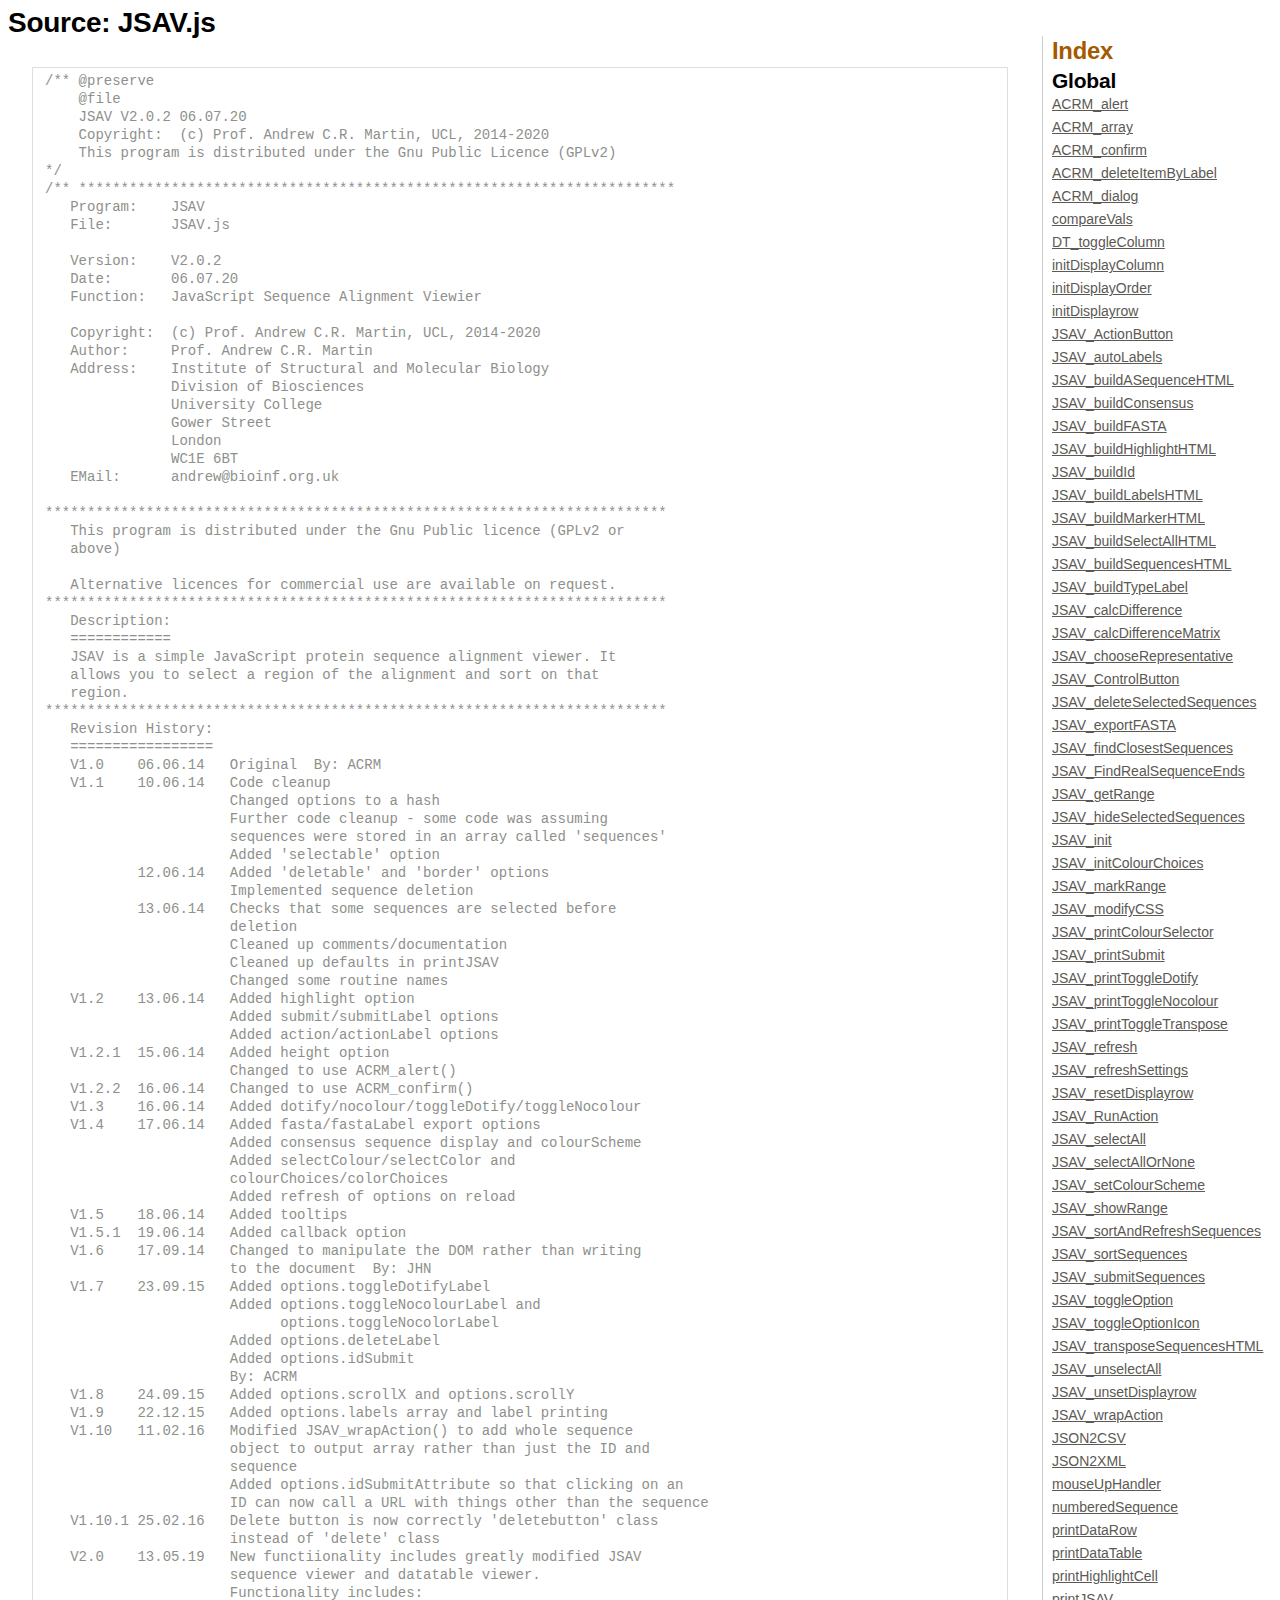
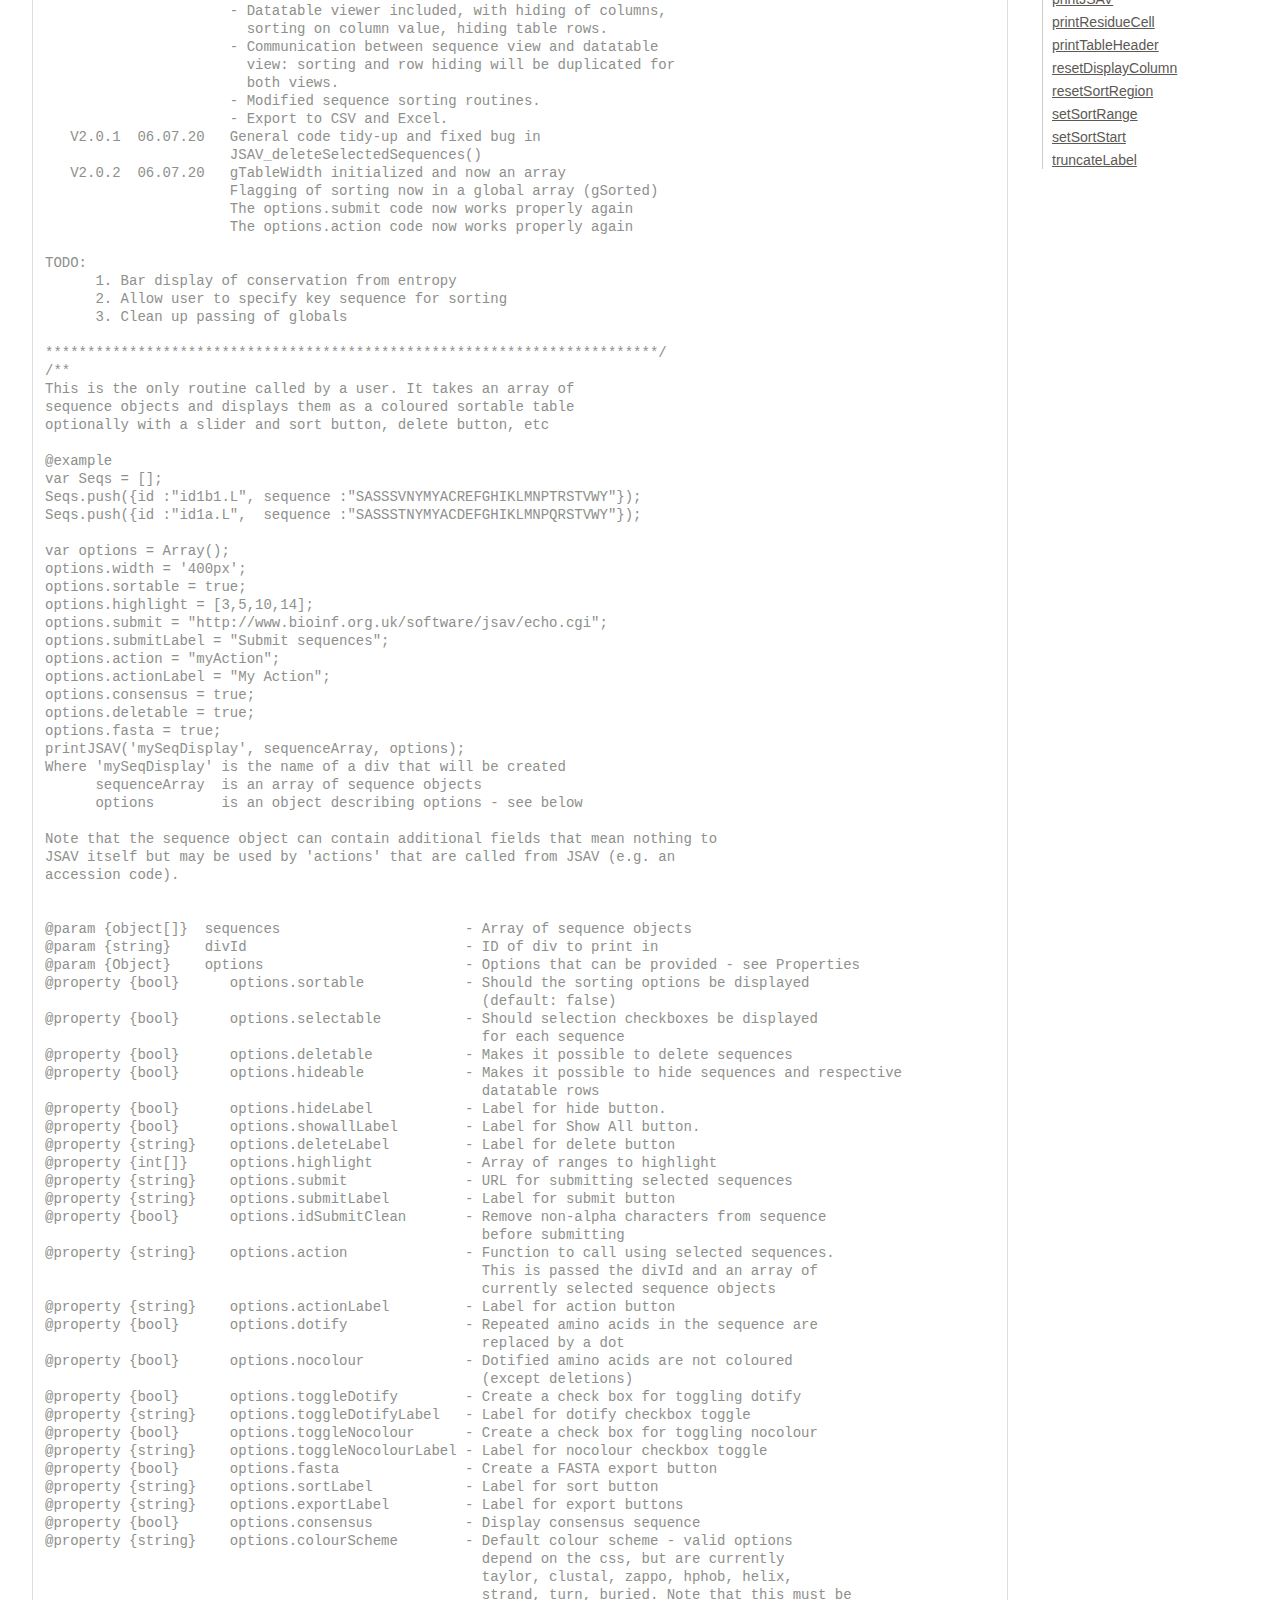
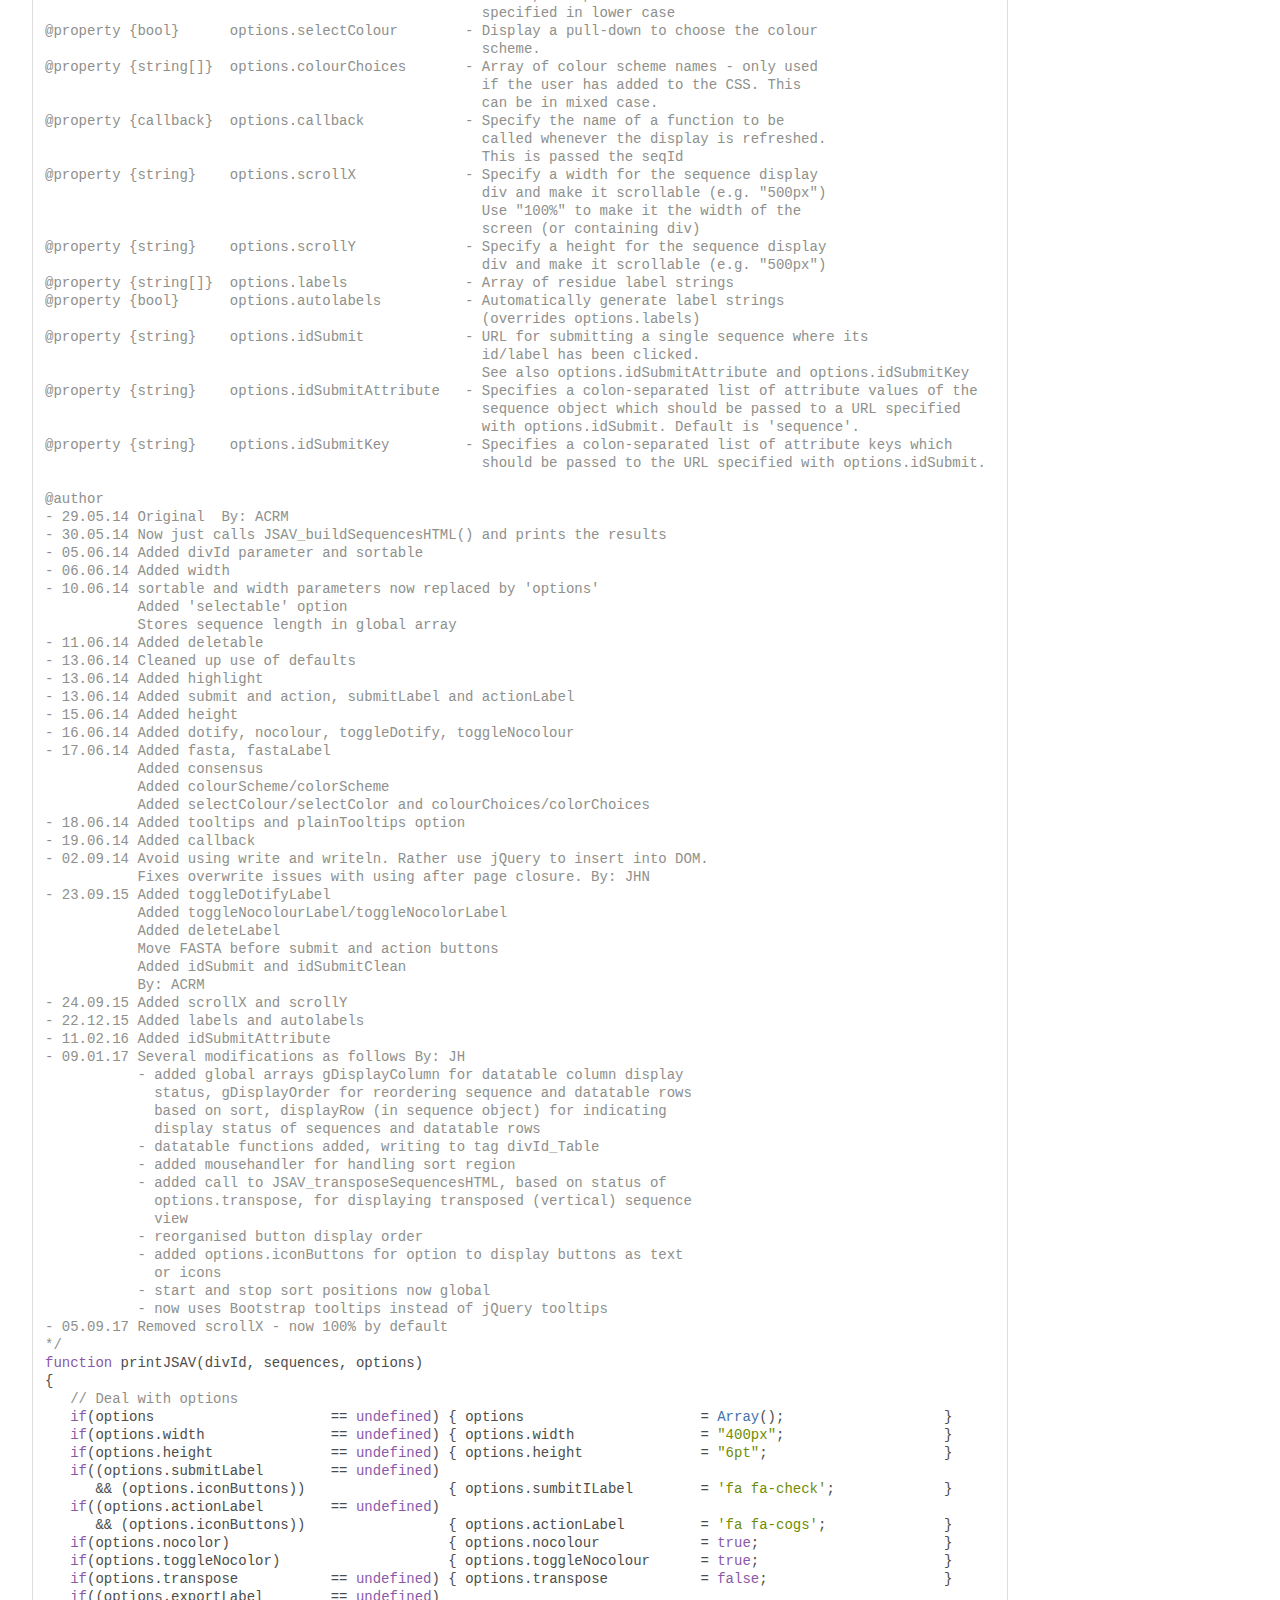
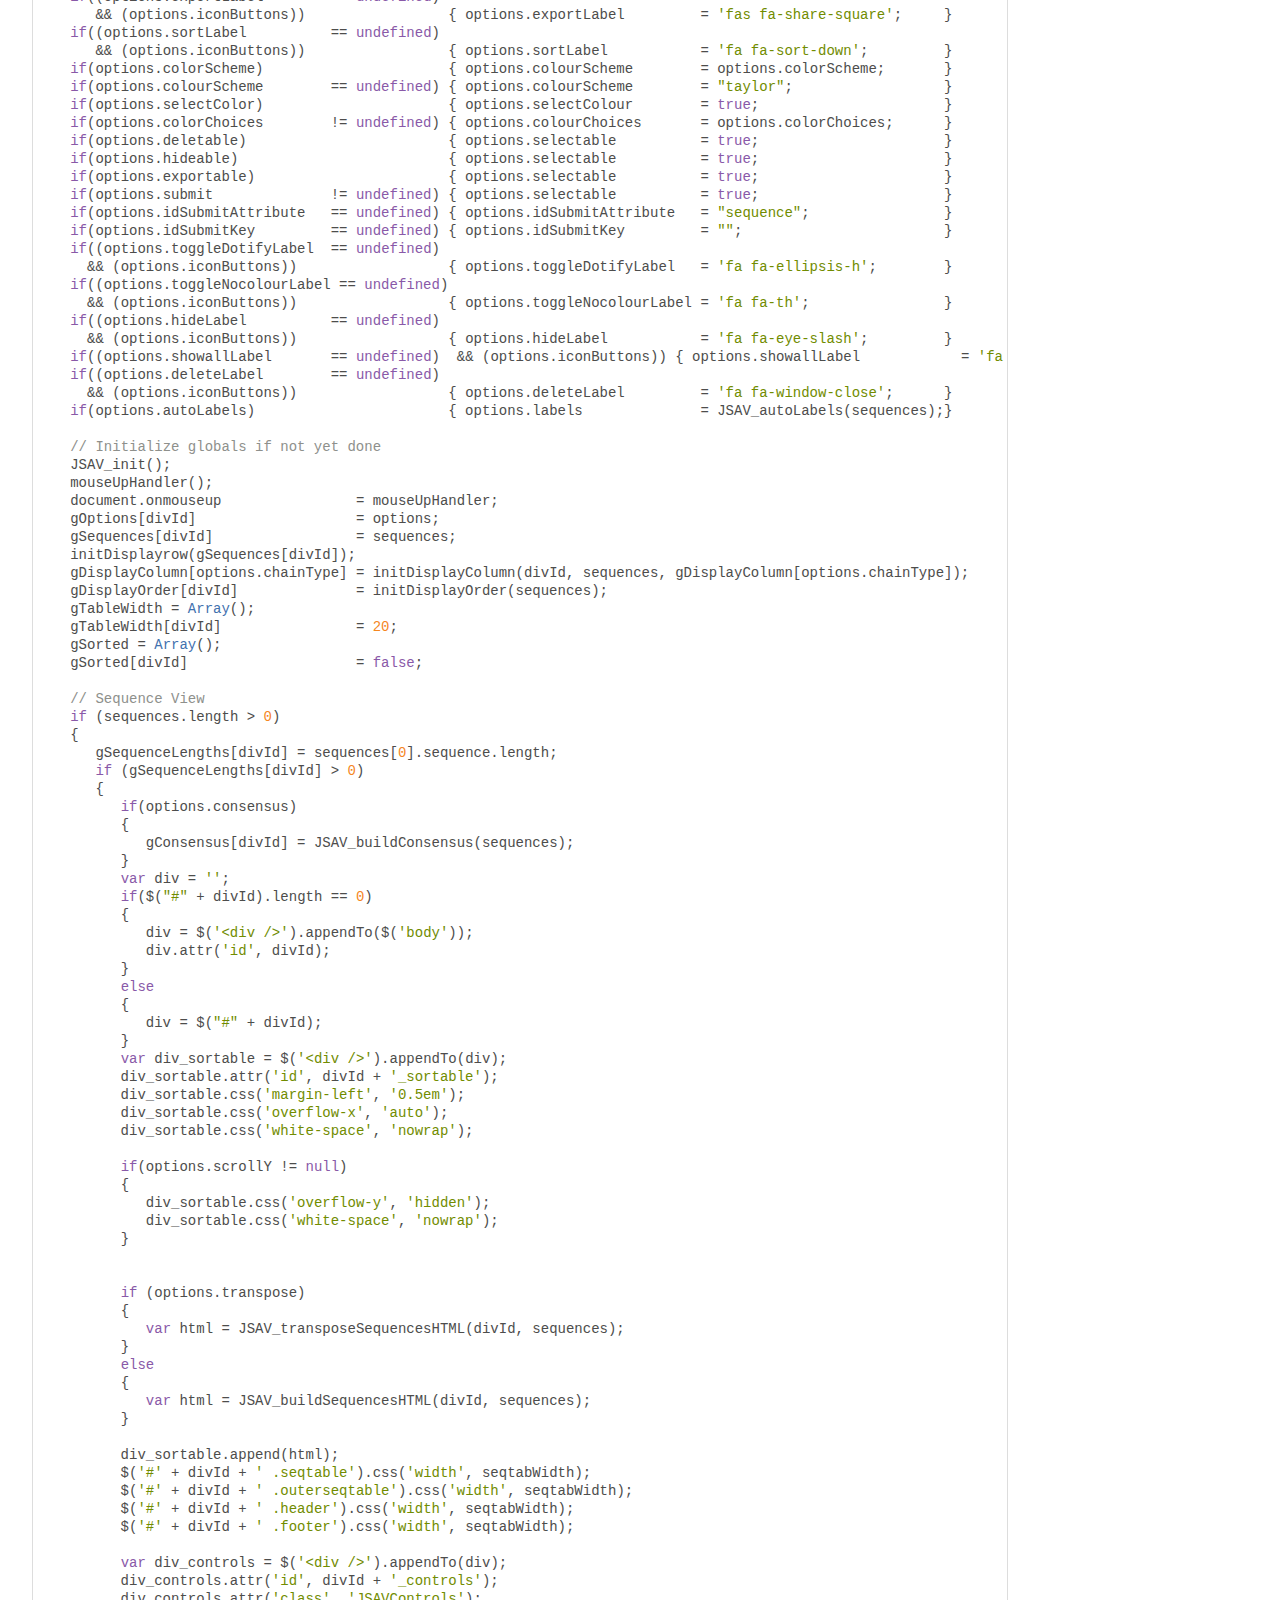
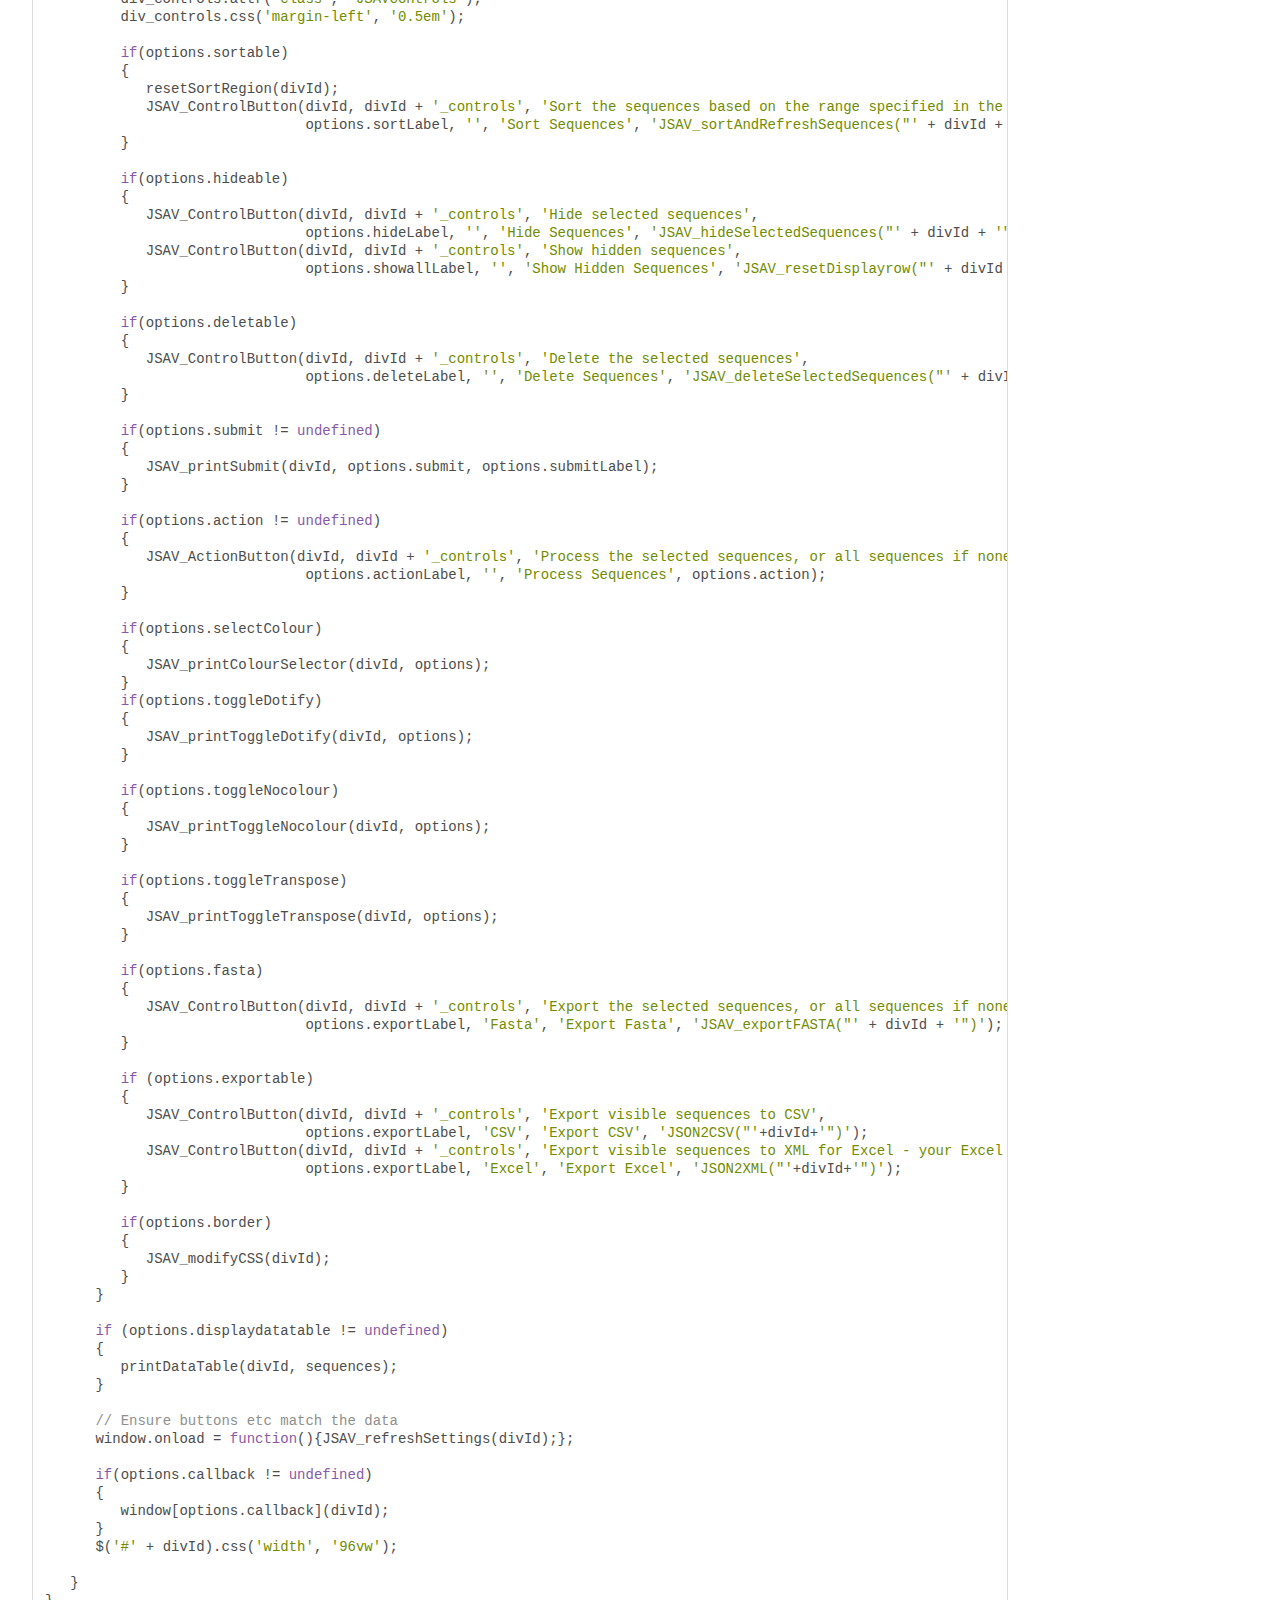
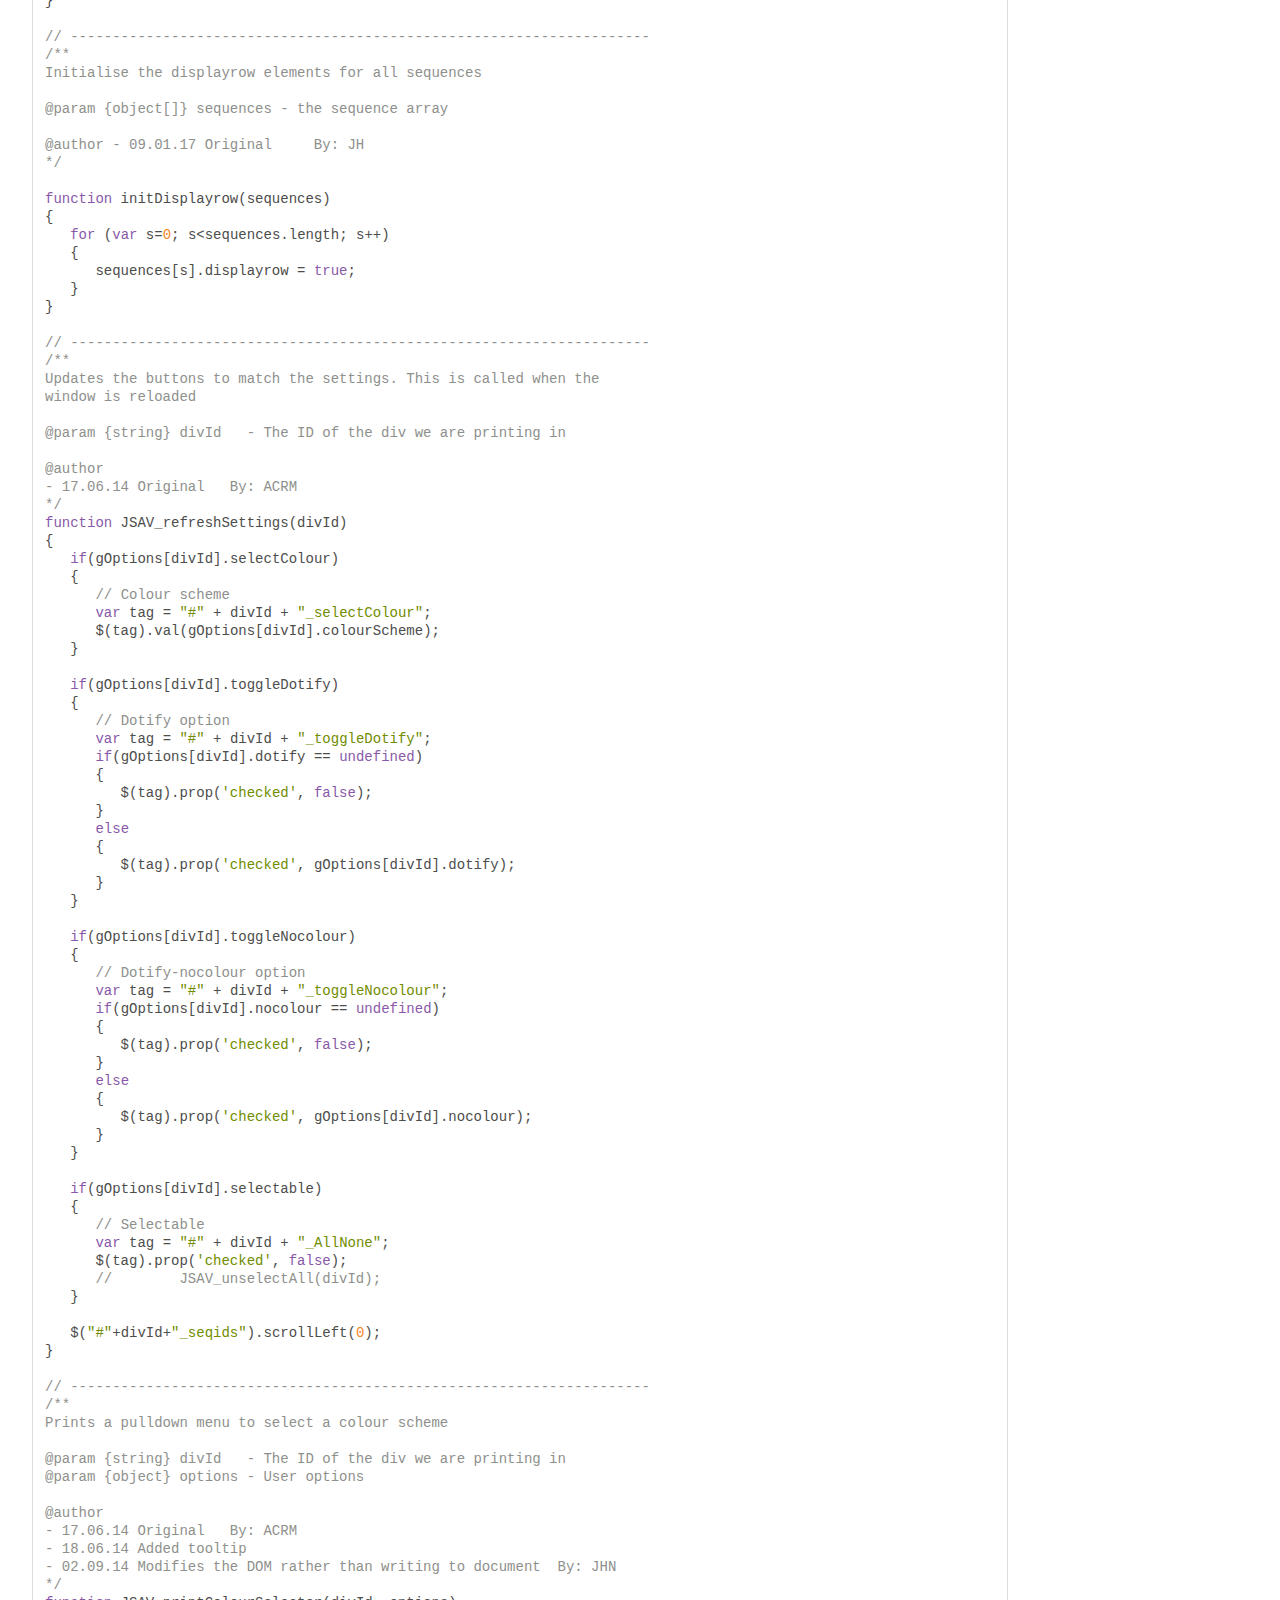
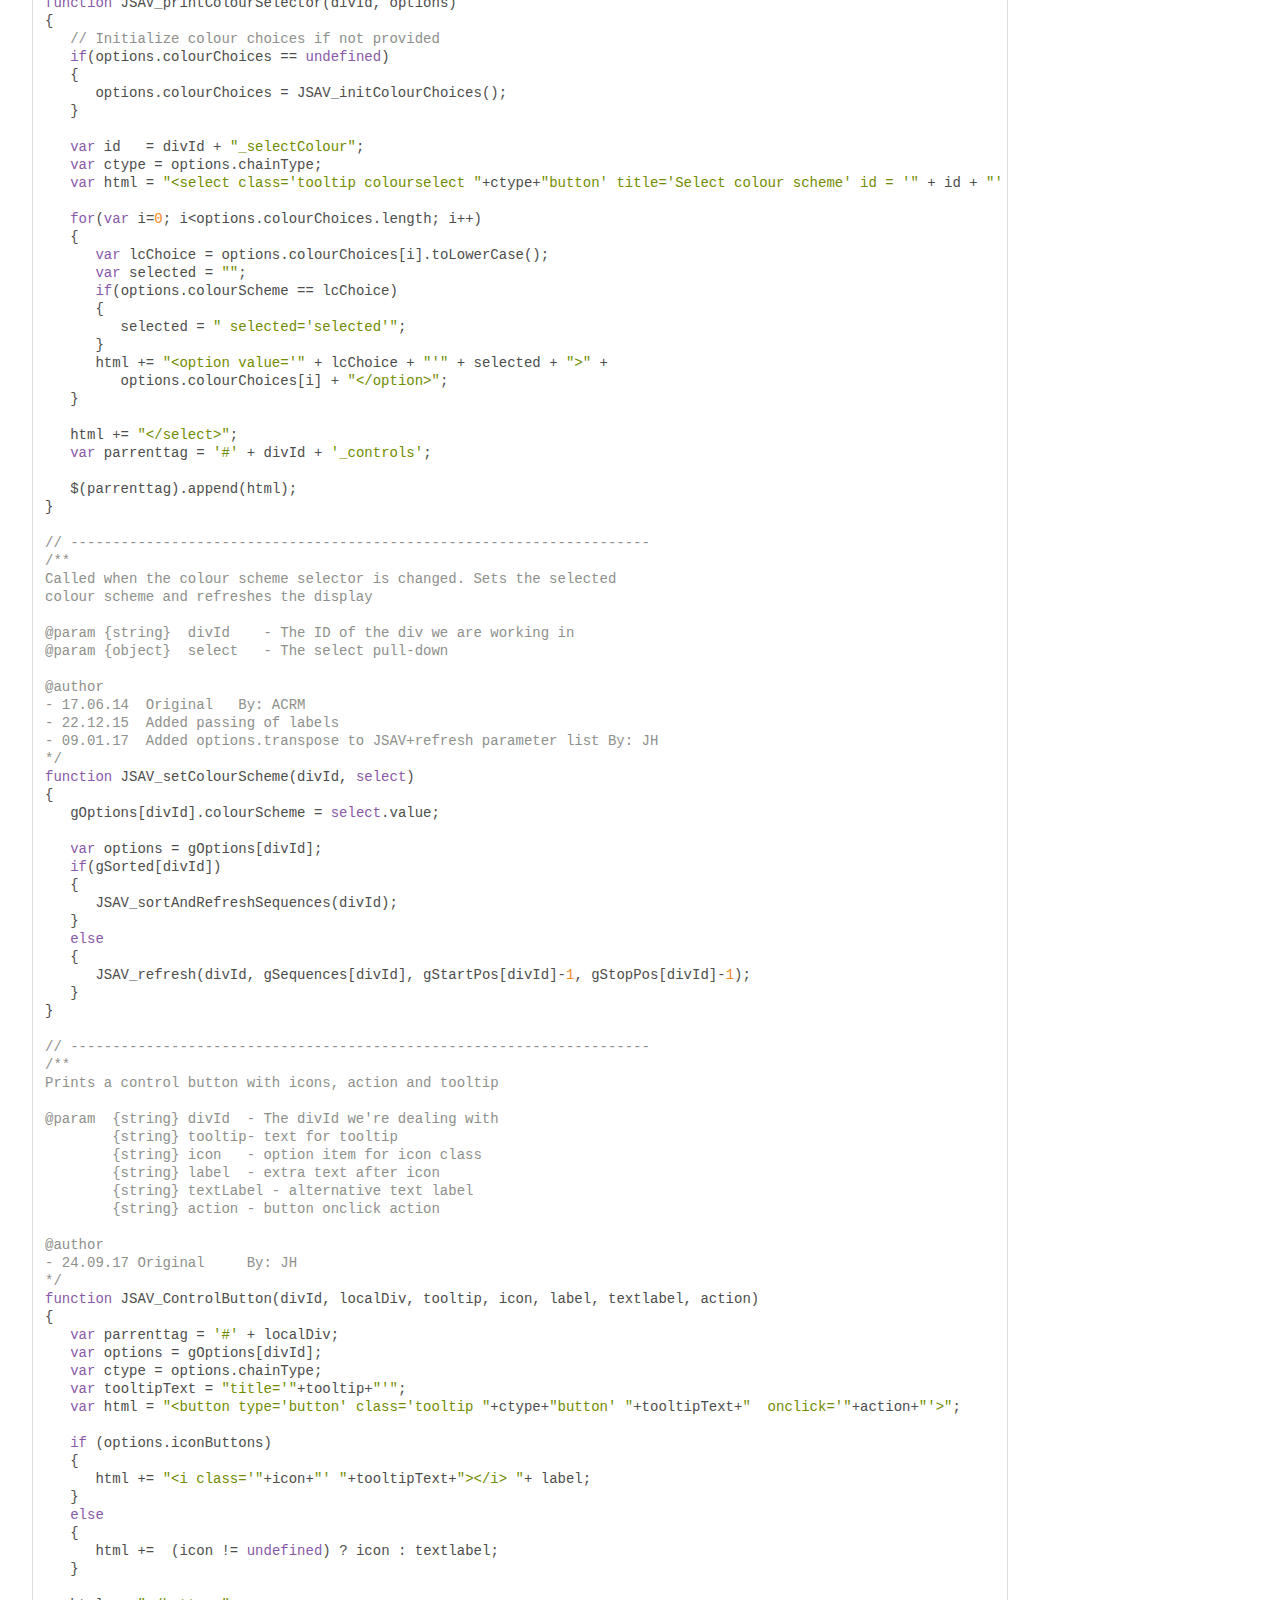
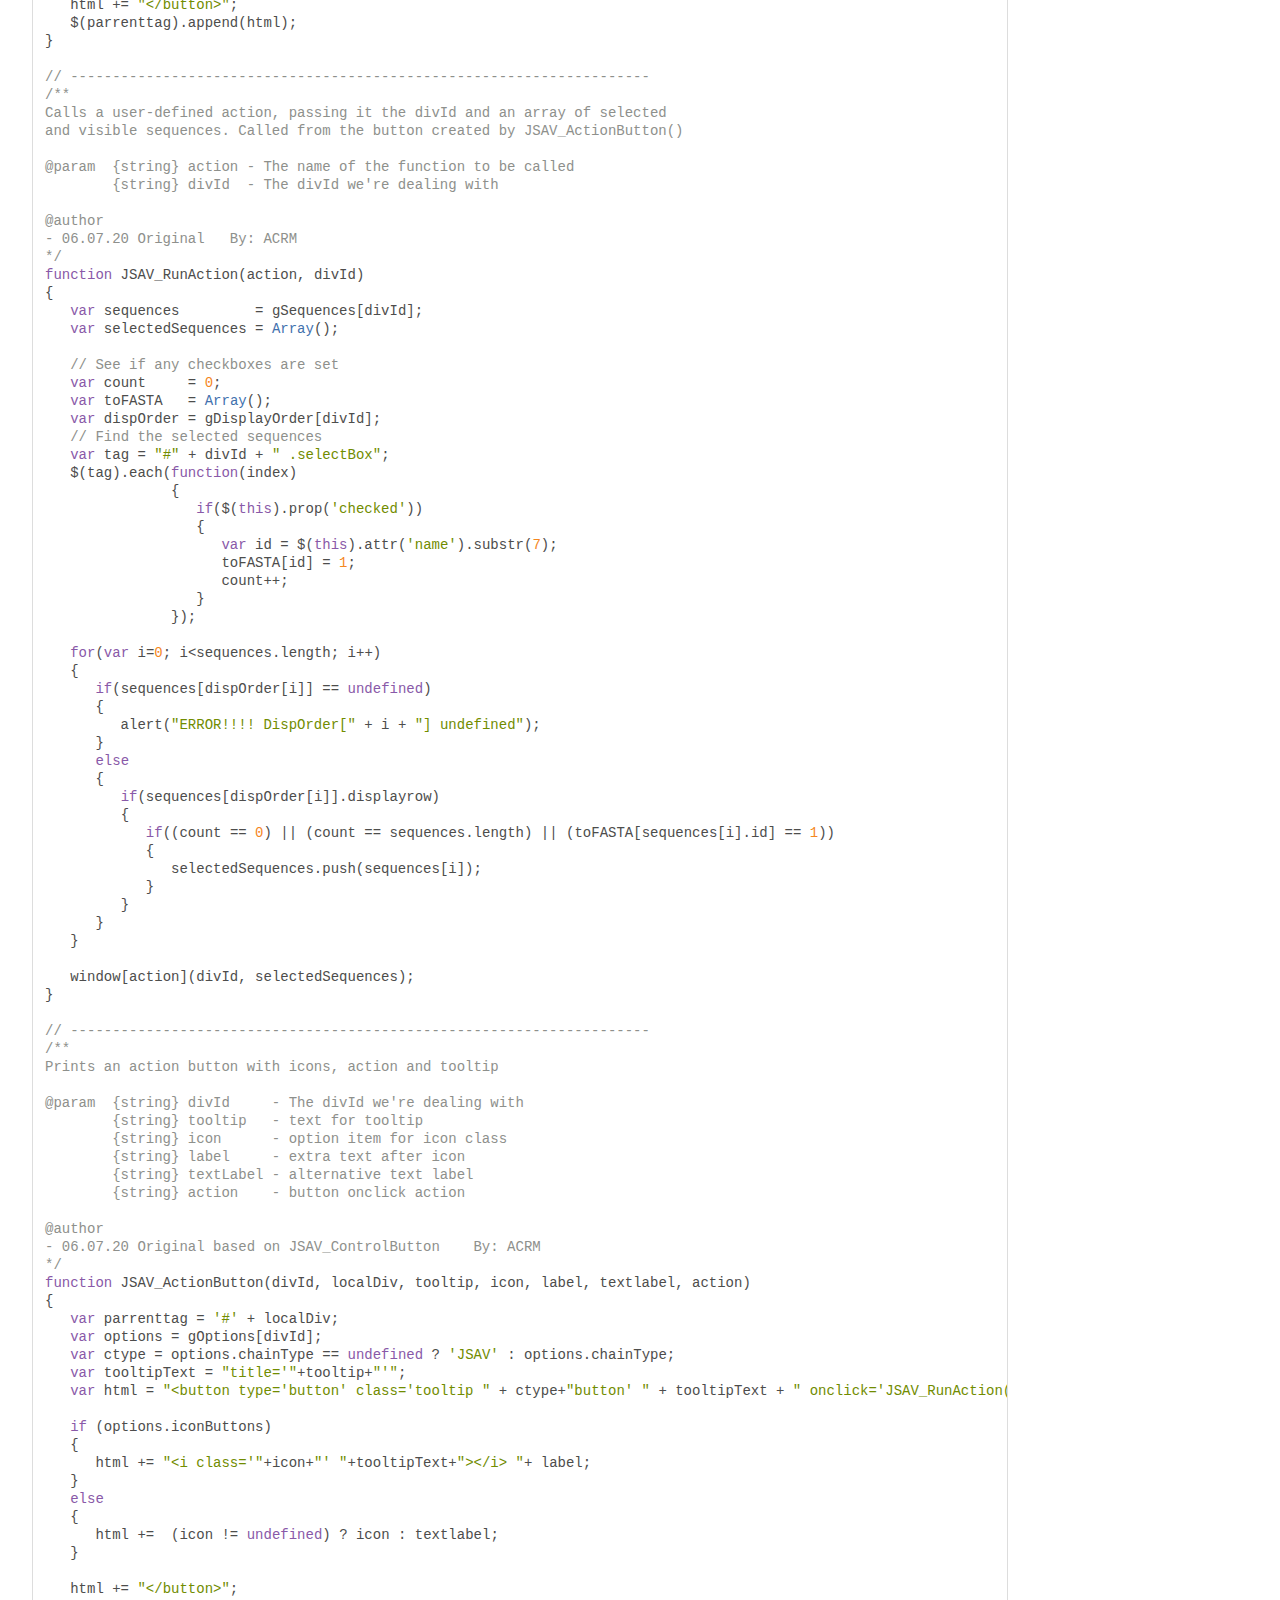
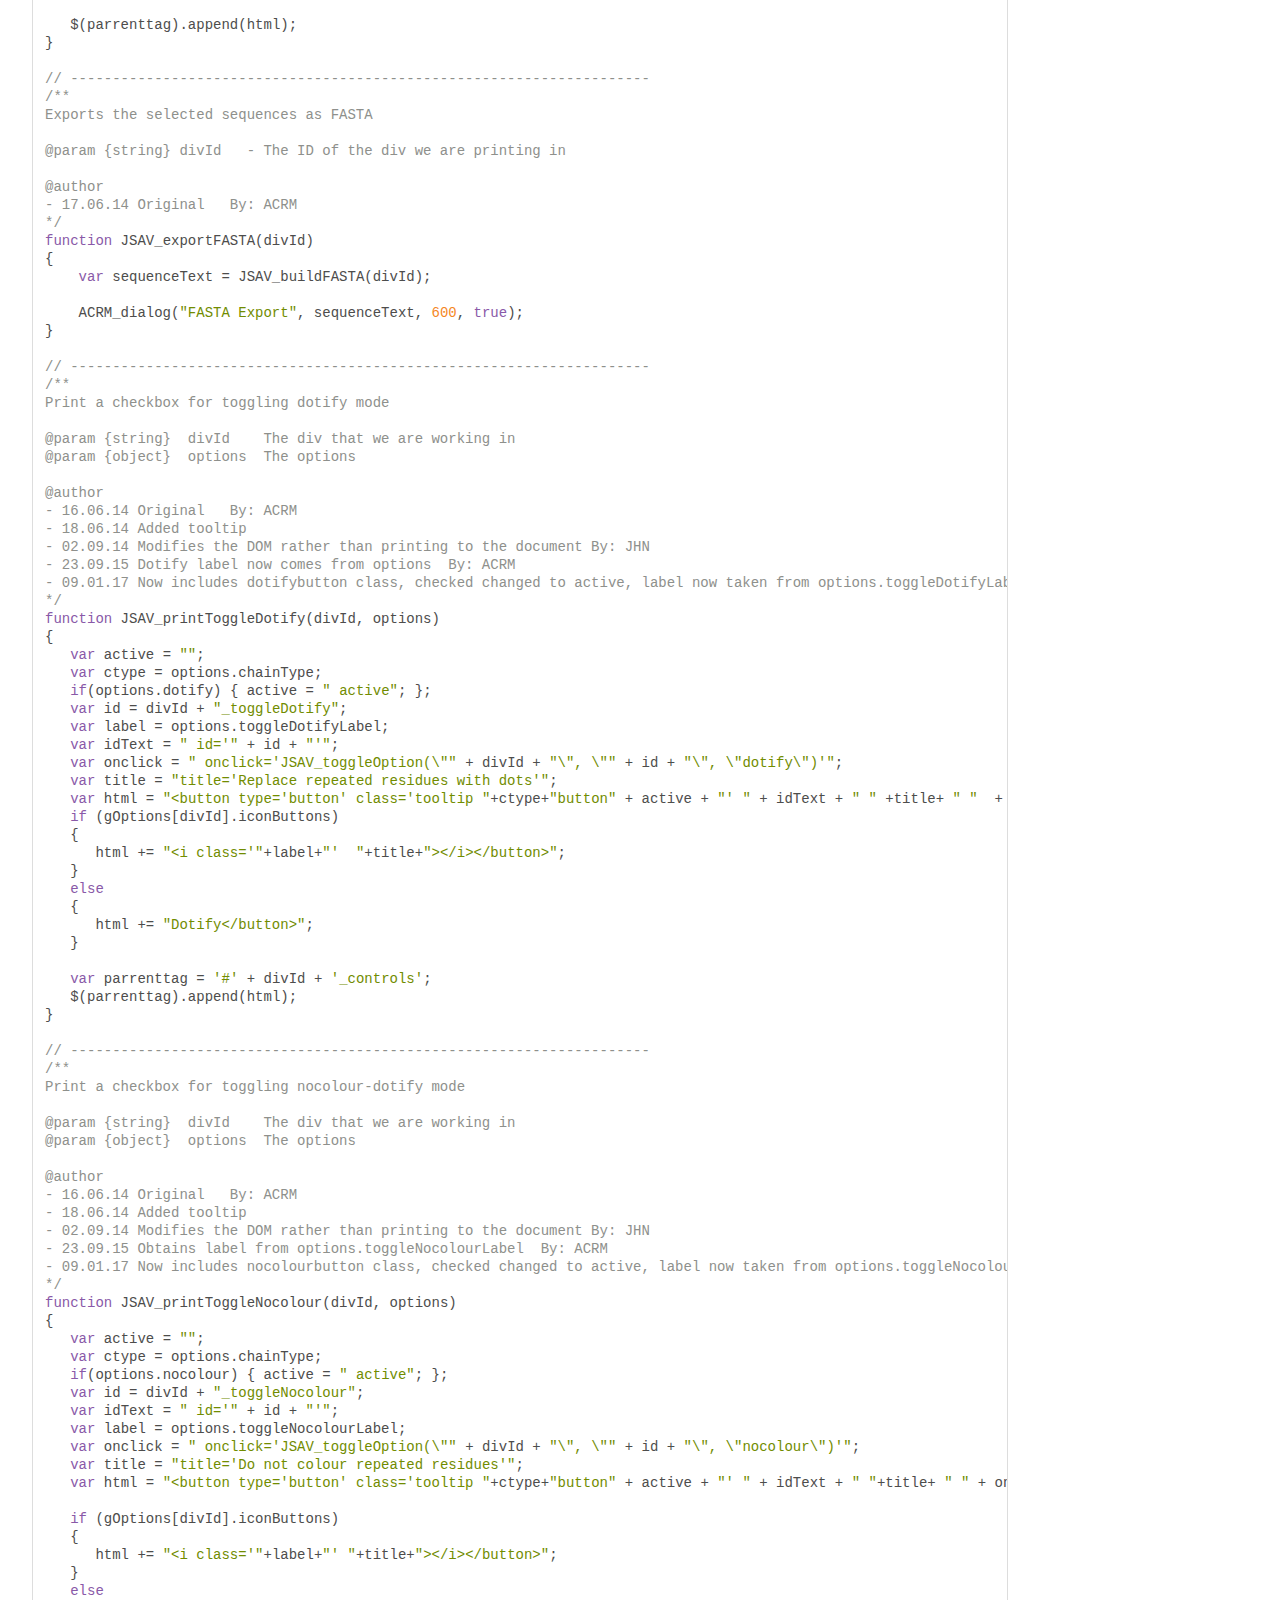
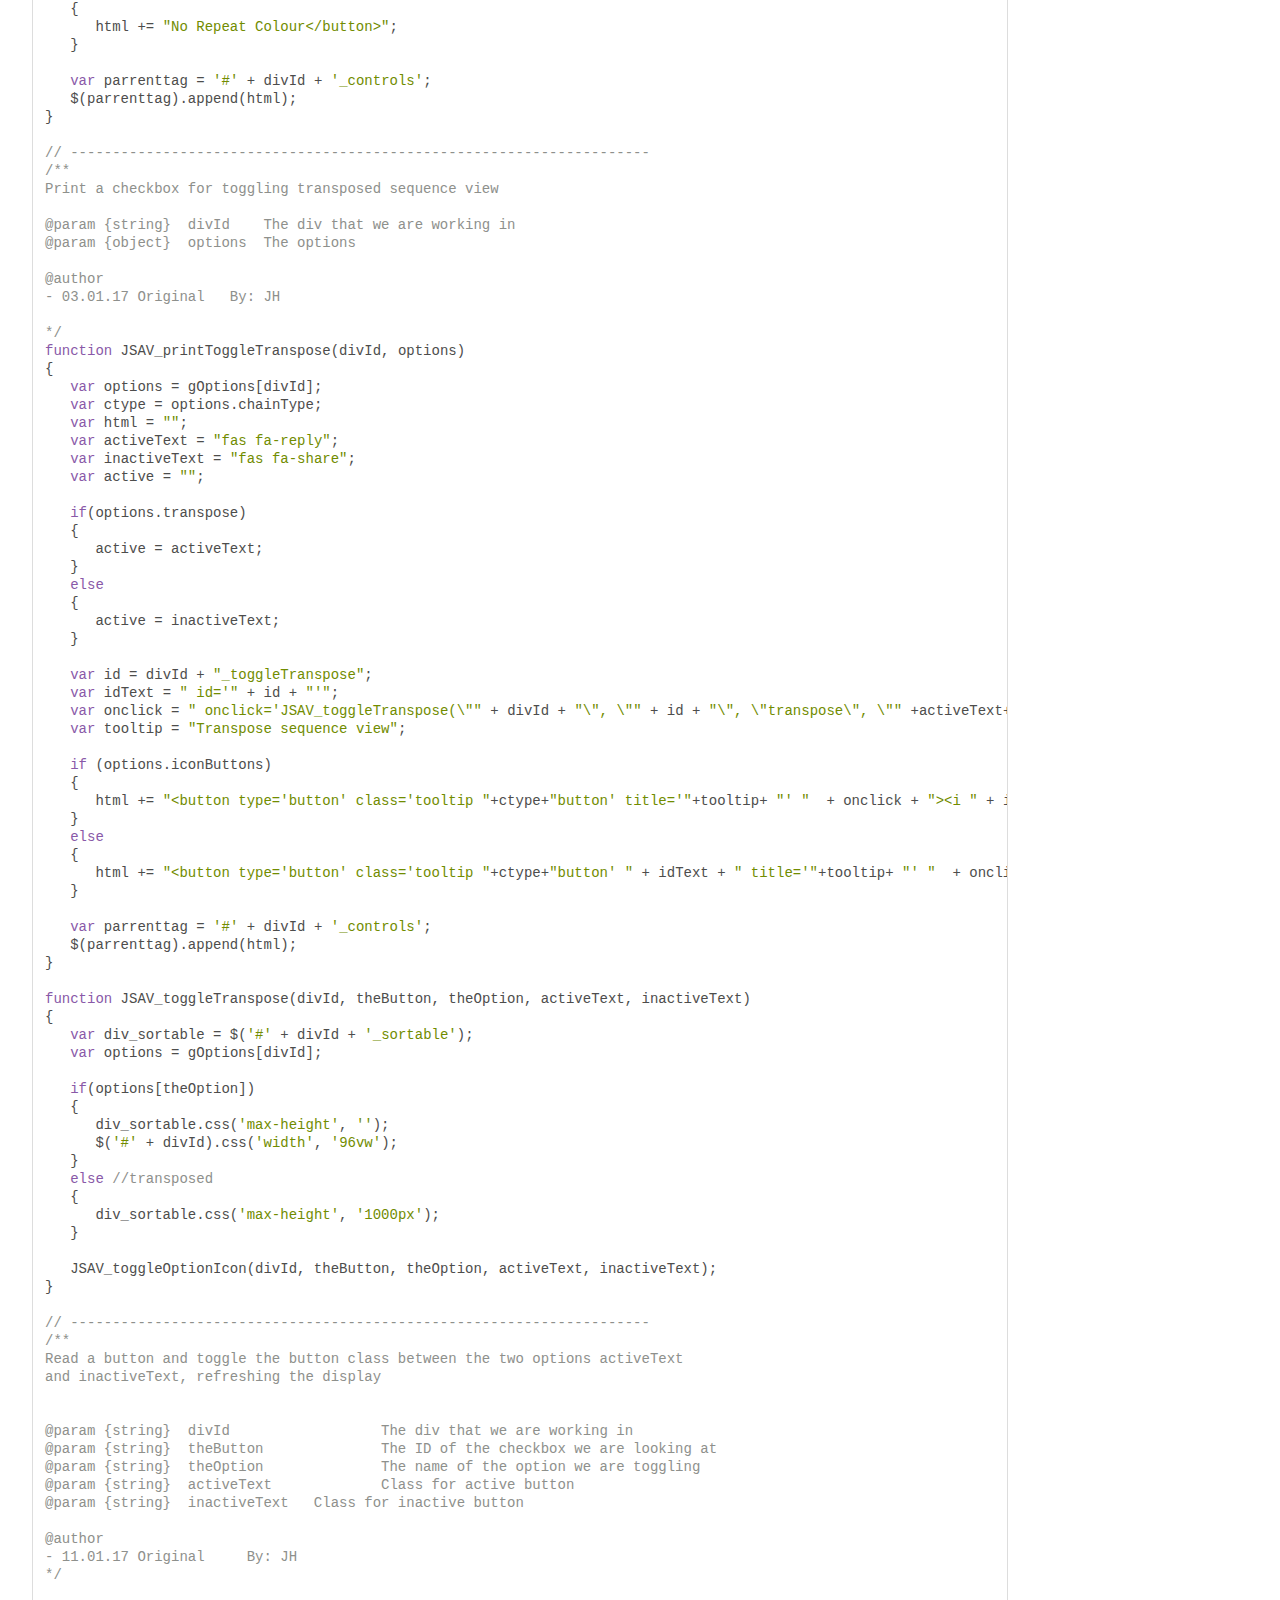
<file: out/JSAV.js.html>
<!DOCTYPE html>
<html lang="en">
<head>
    <meta charset="utf-8">
    <title>JSDoc: Source: JSAV.js</title>
    
    <script src="scripts/prettify/prettify.js"> </script>
    <script src="scripts/prettify/lang-css.js"> </script>
    <!--[if lt IE 9]>
      <script src="//html5shiv.googlecode.com/svn/trunk/html5.js"></script>
    <![endif]-->
    <link type="text/css" rel="stylesheet" href="styles/prettify-tomorrow.css">
    <link type="text/css" rel="stylesheet" href="styles/jsdoc-default.css">
</head>

<body>

<div id="main">
    
    <h1 class="page-title">Source: JSAV.js</h1>
    
    


    
    <section>
        <article>
            <pre class="prettyprint source"><code>/** @preserve 
    @file
    JSAV V2.0.2 06.07.20
    Copyright:  (c) Prof. Andrew C.R. Martin, UCL, 2014-2020
    This program is distributed under the Gnu Public Licence (GPLv2)
*/
/** ***********************************************************************
   Program:    JSAV  
   File:       JSAV.js
   
   Version:    V2.0.2
   Date:       06.07.20
   Function:   JavaScript Sequence Alignment Viewier
   
   Copyright:  (c) Prof. Andrew C.R. Martin, UCL, 2014-2020
   Author:     Prof. Andrew C.R. Martin
   Address:    Institute of Structural and Molecular Biology
               Division of Biosciences
               University College
               Gower Street
               London
               WC1E 6BT
   EMail:      andrew@bioinf.org.uk
               
**************************************************************************
   This program is distributed under the Gnu Public licence (GPLv2 or 
   above)

   Alternative licences for commercial use are available on request.
**************************************************************************
   Description:
   ============
   JSAV is a simple JavaScript protein sequence alignment viewer. It
   allows you to select a region of the alignment and sort on that
   region.
**************************************************************************
   Revision History:
   =================
   V1.0    06.06.14   Original  By: ACRM
   V1.1    10.06.14   Code cleanup
                      Changed options to a hash
                      Further code cleanup - some code was assuming
                      sequences were stored in an array called 'sequences'
                      Added 'selectable' option
           12.06.14   Added 'deletable' and 'border' options
                      Implemented sequence deletion
           13.06.14   Checks that some sequences are selected before 
                      deletion
                      Cleaned up comments/documentation
                      Cleaned up defaults in printJSAV
                      Changed some routine names
   V1.2    13.06.14   Added highlight option
                      Added submit/submitLabel options
                      Added action/actionLabel options
   V1.2.1  15.06.14   Added height option
                      Changed to use ACRM_alert()
   V1.2.2  16.06.14   Changed to use ACRM_confirm()
   V1.3    16.06.14   Added dotify/nocolour/toggleDotify/toggleNocolour
   V1.4    17.06.14   Added fasta/fastaLabel export options
                      Added consensus sequence display and colourScheme
                      Added selectColour/selectColor and
                      colourChoices/colorChoices
                      Added refresh of options on reload
   V1.5    18.06.14   Added tooltips
   V1.5.1  19.06.14   Added callback option
   V1.6    17.09.14   Changed to manipulate the DOM rather than writing
                      to the document  By: JHN
   V1.7    23.09.15   Added options.toggleDotifyLabel
                      Added options.toggleNocolourLabel and 
                            options.toggleNocolorLabel
                      Added options.deleteLabel
                      Added options.idSubmit
                      By: ACRM
   V1.8    24.09.15   Added options.scrollX and options.scrollY
   V1.9    22.12.15   Added options.labels array and label printing
   V1.10   11.02.16   Modified JSAV_wrapAction() to add whole sequence 
                      object to output array rather than just the ID and 
                      sequence
                      Added options.idSubmitAttribute so that clicking on an
                      ID can now call a URL with things other than the sequence
   V1.10.1 25.02.16   Delete button is now correctly 'deletebutton' class
                      instead of 'delete' class
   V2.0	   13.05.19   New functiionality includes greatly modified JSAV 
                      sequence viewer and datatable viewer.
                      Functionality includes:
                      - Datatable viewer included, with hiding of columns, 
                        sorting on column value, hiding table rows.
                      - Communication between sequence view and datatable 
                        view: sorting and row hiding will be duplicated for 
                        both views.
                      - Modified sequence sorting routines.
                      - Export to CSV and Excel.
   V2.0.1  06.07.20   General code tidy-up and fixed bug in 
                      JSAV_deleteSelectedSequences()
   V2.0.2  06.07.20   gTableWidth initialized and now an array
                      Flagging of sorting now in a global array (gSorted)
                      The options.submit code now works properly again
                      The options.action code now works properly again

TODO: 
      1. Bar display of conservation from entropy
      2. Allow user to specify key sequence for sorting
      3. Clean up passing of globals

*************************************************************************/
/**
This is the only routine called by a user. It takes an array of
sequence objects and displays them as a coloured sortable table
optionally with a slider and sort button, delete button, etc

@example 
var Seqs = [];
Seqs.push({id :"id1b1.L", sequence :"SASSSVNYMYACREFGHIKLMNPTRSTVWY"});
Seqs.push({id :"id1a.L",  sequence :"SASSSTNYMYACDEFGHIKLMNPQRSTVWY"});

var options = Array();
options.width = '400px';
options.sortable = true;
options.highlight = [3,5,10,14];
options.submit = "http://www.bioinf.org.uk/software/jsav/echo.cgi";
options.submitLabel = "Submit sequences";
options.action = "myAction";
options.actionLabel = "My Action";
options.consensus = true;
options.deletable = true;
options.fasta = true;
printJSAV('mySeqDisplay', sequenceArray, options);
Where 'mySeqDisplay' is the name of a div that will be created
      sequenceArray  is an array of sequence objects
      options        is an object describing options - see below

Note that the sequence object can contain additional fields that mean nothing to
JSAV itself but may be used by 'actions' that are called from JSAV (e.g. an
accession code).


@param {object[]}  sequences                      - Array of sequence objects
@param {string}    divId                          - ID of div to print in
@param {Object}    options                        - Options that can be provided - see Properties
@property {bool}      options.sortable            - Should the sorting options be displayed
                                                    (default: false)
@property {bool}      options.selectable          - Should selection checkboxes be displayed
                                                    for each sequence
@property {bool}      options.deletable           - Makes it possible to delete sequences
@property {bool}      options.hideable	          - Makes it possible to hide sequences and respective
						    datatable rows
@property {bool}      options.hideLabel	       	  - Label for hide button.
@property {bool}      options.showallLabel        - Label for Show All button.
@property {string}    options.deleteLabel         - Label for delete button
@property {int[]}     options.highlight           - Array of ranges to highlight
@property {string}    options.submit              - URL for submitting selected sequences
@property {string}    options.submitLabel         - Label for submit button
@property {bool}      options.idSubmitClean       - Remove non-alpha characters from sequence
                                                    before submitting
@property {string}    options.action              - Function to call using selected sequences.
                                                    This is passed the divId and an array of
                                                    currently selected sequence objects
@property {string}    options.actionLabel         - Label for action button
@property {bool}      options.dotify              - Repeated amino acids in the sequence are
                                                    replaced by a dot
@property {bool}      options.nocolour            - Dotified amino acids are not coloured
                                                    (except deletions)
@property {bool}      options.toggleDotify        - Create a check box for toggling dotify
@property {string}    options.toggleDotifyLabel   - Label for dotify checkbox toggle
@property {bool}      options.toggleNocolour      - Create a check box for toggling nocolour
@property {string}    options.toggleNocolourLabel - Label for nocolour checkbox toggle
@property {bool}      options.fasta               - Create a FASTA export button 
@property {string}    options.sortLabel           - Label for sort button
@property {string}    options.exportLabel         - Label for export buttons
@property {bool}      options.consensus           - Display consensus sequence
@property {string}    options.colourScheme        - Default colour scheme - valid options 
                                                    depend on the css, but are currently
                                                    taylor, clustal, zappo, hphob, helix, 
                                                    strand, turn, buried. Note that this must be
                                                    specified in lower case
@property {bool}      options.selectColour        - Display a pull-down to choose the colour 
                                                    scheme.
@property {string[]}  options.colourChoices       - Array of colour scheme names - only used
                                                    if the user has added to the CSS. This
                                                    can be in mixed case.
@property {callback}  options.callback            - Specify the name of a function to be
                                                    called whenever the display is refreshed.
                                                    This is passed the seqId
@property {string}    options.scrollX             - Specify a width for the sequence display
                                                    div and make it scrollable (e.g. "500px")
                                                    Use "100%" to make it the width of the
                                                    screen (or containing div)
@property {string}    options.scrollY             - Specify a height for the sequence display
                                                    div and make it scrollable (e.g. "500px")
@property {string[]}  options.labels              - Array of residue label strings
@property {bool}      options.autolabels          - Automatically generate label strings
                                                    (overrides options.labels)
@property {string}    options.idSubmit            - URL for submitting a single sequence where its
                                                    id/label has been clicked. 
                                                    See also options.idSubmitAttribute and options.idSubmitKey
@property {string}    options.idSubmitAttribute   - Specifies a colon-separated list of attribute values of the 
                                                    sequence object which should be passed to a URL specified 
                                                    with options.idSubmit. Default is 'sequence'.
@property {string}    options.idSubmitKey         - Specifies a colon-separated list of attribute keys which 
                                                    should be passed to the URL specified with options.idSubmit. 
 
@author 
- 29.05.14 Original  By: ACRM
- 30.05.14 Now just calls JSAV_buildSequencesHTML() and prints the results
- 05.06.14 Added divId parameter and sortable
- 06.06.14 Added width
- 10.06.14 sortable and width parameters now replaced by 'options'
           Added 'selectable' option
           Stores sequence length in global array
- 11.06.14 Added deletable
- 13.06.14 Cleaned up use of defaults
- 13.06.14 Added highlight
- 13.06.14 Added submit and action, submitLabel and actionLabel
- 15.06.14 Added height
- 16.06.14 Added dotify, nocolour, toggleDotify, toggleNocolour
- 17.06.14 Added fasta, fastaLabel
           Added consensus
           Added colourScheme/colorScheme
           Added selectColour/selectColor and colourChoices/colorChoices
- 18.06.14 Added tooltips and plainTooltips option
- 19.06.14 Added callback
- 02.09.14 Avoid using write and writeln. Rather use jQuery to insert into DOM.
           Fixes overwrite issues with using after page closure. By: JHN
- 23.09.15 Added toggleDotifyLabel 
           Added toggleNocolourLabel/toggleNocolorLabel
           Added deleteLabel
           Move FASTA before submit and action buttons
           Added idSubmit and idSubmitClean
           By: ACRM
- 24.09.15 Added scrollX and scrollY
- 22.12.15 Added labels and autolabels
- 11.02.16 Added idSubmitAttribute
- 09.01.17 Several modifications as follows By: JH 
           - added global arrays gDisplayColumn for datatable column display
             status, gDisplayOrder for reordering sequence and datatable rows
             based on sort, displayRow (in sequence object) for indicating 
             display status of sequences and datatable rows
           - datatable functions added, writing to tag divId_Table
           - added mousehandler for handling sort region
           - added call to JSAV_transposeSequencesHTML, based on status of 
             options.transpose, for displaying transposed (vertical) sequence
             view
           - reorganised button display order
           - added options.iconButtons for option to display buttons as text 
             or icons
           - start and stop sort positions now global
           - now uses Bootstrap tooltips instead of jQuery tooltips
- 05.09.17 Removed scrollX - now 100% by default
*/
function printJSAV(divId, sequences, options)
{
   // Deal with options
   if(options                     == undefined) { options                     = Array();                   }
   if(options.width               == undefined) { options.width               = "400px";                   }
   if(options.height              == undefined) { options.height              = "6pt";                     }
   if((options.submitLabel        == undefined) 
      && (options.iconButtons))                 { options.sumbitILabel        = 'fa fa-check';             }
   if((options.actionLabel        == undefined) 
      && (options.iconButtons))                 { options.actionLabel         = 'fa fa-cogs';              }
   if(options.nocolor)                          { options.nocolour            = true;                      }
   if(options.toggleNocolor)                    { options.toggleNocolour      = true;                      }
   if(options.transpose           == undefined) { options.transpose           = false;                     }
   if((options.exportLabel        == undefined) 
      && (options.iconButtons))                 { options.exportLabel         = 'fas fa-share-square';     }
   if((options.sortLabel          == undefined) 
      && (options.iconButtons))                 { options.sortLabel           = 'fa fa-sort-down';         }
   if(options.colorScheme)                      { options.colourScheme        = options.colorScheme;       }
   if(options.colourScheme        == undefined) { options.colourScheme        = "taylor";                  }
   if(options.selectColor)                      { options.selectColour        = true;                      }
   if(options.colorChoices        != undefined) { options.colourChoices       = options.colorChoices;      }
   if(options.deletable)                        { options.selectable          = true;                      }
   if(options.hideable)                         { options.selectable          = true;                      }    
   if(options.exportable)                       { options.selectable          = true;                      }    
   if(options.submit              != undefined) { options.selectable          = true;                      }    
   if(options.idSubmitAttribute   == undefined) { options.idSubmitAttribute   = "sequence";                }
   if(options.idSubmitKey         == undefined) { options.idSubmitKey         = "";                        }
   if((options.toggleDotifyLabel  == undefined) 
     && (options.iconButtons))                  { options.toggleDotifyLabel   = 'fa fa-ellipsis-h';        }
   if((options.toggleNocolourLabel == undefined) 
     && (options.iconButtons))                  { options.toggleNocolourLabel = 'fa fa-th';                }
   if((options.hideLabel          == undefined) 
     && (options.iconButtons))                  { options.hideLabel           = 'fa fa-eye-slash';         }
   if((options.showallLabel       == undefined)  && (options.iconButtons)) { options.showallLabel            = 'fa fa-eye';               }
   if((options.deleteLabel        == undefined)
     && (options.iconButtons))                  { options.deleteLabel         = 'fa fa-window-close';      }
   if(options.autoLabels)                       { options.labels              = JSAV_autoLabels(sequences);} 
   
   // Initialize globals if not yet done
   JSAV_init();
   mouseUpHandler();
   document.onmouseup                = mouseUpHandler;                         
   gOptions[divId]                   = options;
   gSequences[divId]                 = sequences;
   initDisplayrow(gSequences[divId]);
   gDisplayColumn[options.chainType] = initDisplayColumn(divId, sequences, gDisplayColumn[options.chainType]);
   gDisplayOrder[divId]              = initDisplayOrder(sequences);
   gTableWidth = Array();
   gTableWidth[divId]                = 20;
   gSorted = Array();
   gSorted[divId]                    = false;
   
   // Sequence View
   if (sequences.length > 0)
   {
      gSequenceLengths[divId] = sequences[0].sequence.length;
      if (gSequenceLengths[divId] > 0)
      {
         if(options.consensus)
         {
            gConsensus[divId] = JSAV_buildConsensus(sequences);
         }
         var div = '';
         if($("#" + divId).length == 0)
         {
            div = $('&lt;div />').appendTo($('body'));
            div.attr('id', divId);
         }
         else
         {
            div = $("#" + divId);
         }
         var div_sortable = $('&lt;div />').appendTo(div);
         div_sortable.attr('id', divId + '_sortable');
         div_sortable.css('margin-left', '0.5em');
         div_sortable.css('overflow-x', 'auto');
         div_sortable.css('white-space', 'nowrap');
         
         if(options.scrollY != null)
         {
            div_sortable.css('overflow-y', 'hidden');
            div_sortable.css('white-space', 'nowrap');
         }
         
         
         if (options.transpose)
         {
            var html = JSAV_transposeSequencesHTML(divId, sequences);
         }
         else
         {
            var html = JSAV_buildSequencesHTML(divId, sequences);
         }
         
         div_sortable.append(html);
         $('#' + divId + ' .seqtable').css('width', seqtabWidth);
         $('#' + divId + ' .outerseqtable').css('width', seqtabWidth);
         $('#' + divId + ' .header').css('width', seqtabWidth);
         $('#' + divId + ' .footer').css('width', seqtabWidth);
         
         var div_controls = $('&lt;div />').appendTo(div);
         div_controls.attr('id', divId + '_controls');
         div_controls.attr('class', 'JSAVControls');
         div_controls.css('margin-left', '0.5em');
         
         if(options.sortable)
         {
            resetSortRegion(divId);
            JSAV_ControlButton(divId, divId + '_controls', 'Sort the sequences based on the range specified in the Sort Region', 
                               options.sortLabel, '', 'Sort Sequences', 'JSAV_sortAndRefreshSequences("' + divId + '")');
         }
         
         if(options.hideable)
         {
            JSAV_ControlButton(divId, divId + '_controls', 'Hide selected sequences', 
                               options.hideLabel, '', 'Hide Sequences', 'JSAV_hideSelectedSequences("' + divId + '")');    
            JSAV_ControlButton(divId, divId + '_controls', 'Show hidden sequences', 
                               options.showallLabel, '', 'Show Hidden Sequences', 'JSAV_resetDisplayrow("' + divId + '")');        
         }
         
         if(options.deletable)
         {
            JSAV_ControlButton(divId, divId + '_controls', 'Delete the selected sequences', 
                               options.deleteLabel, '', 'Delete Sequences', 'JSAV_deleteSelectedSequences("' + divId + '")');
         }
         
         if(options.submit != undefined)
         {
            JSAV_printSubmit(divId, options.submit, options.submitLabel);
         }
         
         if(options.action != undefined)
         {
            JSAV_ActionButton(divId, divId + '_controls', 'Process the selected sequences, or all sequences if none selected', 
                               options.actionLabel, '', 'Process Sequences', options.action);
         }
         
         if(options.selectColour)
         {
            JSAV_printColourSelector(divId, options);
         }
         if(options.toggleDotify)
         {
            JSAV_printToggleDotify(divId, options);
         }
         
         if(options.toggleNocolour)                                                                              
         {
            JSAV_printToggleNocolour(divId, options);
         }
         
         if(options.toggleTranspose)                                                                             
         {
            JSAV_printToggleTranspose(divId, options);
         }
         
         if(options.fasta)
         {
            JSAV_ControlButton(divId, divId + '_controls', 'Export the selected sequences, or all sequences if none selected', 
                               options.exportLabel, 'Fasta', 'Export Fasta', 'JSAV_exportFASTA("' + divId + '")');
         }
         
         if (options.exportable)
         {
            JSAV_ControlButton(divId, divId + '_controls', 'Export visible sequences to CSV', 
                               options.exportLabel, 'CSV', 'Export CSV', 'JSON2CSV("'+divId+'")');
            JSAV_ControlButton(divId, divId + '_controls', 'Export visible sequences to XML for Excel - your Excel must support XML import', 
                               options.exportLabel, 'Excel', 'Export Excel', 'JSON2XML("'+divId+'")');
         }
         
         if(options.border)
         {
            JSAV_modifyCSS(divId);
         }
      }
      
      if (options.displaydatatable != undefined)
      {
         printDataTable(divId, sequences);
      }
      
      // Ensure buttons etc match the data
      window.onload = function(){JSAV_refreshSettings(divId);};
      
      if(options.callback != undefined)
      {
         window[options.callback](divId);
      }
      $('#' + divId).css('width', '96vw');
      
   }
}

// ---------------------------------------------------------------------  
/**
Initialise the displayrow elements for all sequences

@param {object[]} sequences - the sequence array

@author - 09.01.17 Original     By: JH
*/

function initDisplayrow(sequences)
{
   for (var s=0; s&lt;sequences.length; s++)
   {
      sequences[s].displayrow = true;
   }
}

// ---------------------------------------------------------------------
/**
Updates the buttons to match the settings. This is called when the
window is reloaded

@param {string} divId   - The ID of the div we are printing in

@author 
- 17.06.14 Original   By: ACRM
*/
function JSAV_refreshSettings(divId)
{
   if(gOptions[divId].selectColour)
   {
      // Colour scheme
      var tag = "#" + divId + "_selectColour";
      $(tag).val(gOptions[divId].colourScheme);
   }
   
   if(gOptions[divId].toggleDotify)
   {
      // Dotify option
      var tag = "#" + divId + "_toggleDotify";
      if(gOptions[divId].dotify == undefined)
      {
         $(tag).prop('checked', false);
      }
      else
      {
         $(tag).prop('checked', gOptions[divId].dotify);
      }
   }
   
   if(gOptions[divId].toggleNocolour)
   {
      // Dotify-nocolour option
      var tag = "#" + divId + "_toggleNocolour";
      if(gOptions[divId].nocolour == undefined)
      {
         $(tag).prop('checked', false);
      }
      else
      {
         $(tag).prop('checked', gOptions[divId].nocolour);
      }
   }
   
   if(gOptions[divId].selectable)
   {
      // Selectable
      var tag = "#" + divId + "_AllNone";
      $(tag).prop('checked', false);
      //        JSAV_unselectAll(divId);
   }
   
   $("#"+divId+"_seqids").scrollLeft(0);
}

// ---------------------------------------------------------------------
/** 
Prints a pulldown menu to select a colour scheme

@param {string} divId   - The ID of the div we are printing in
@param {object} options - User options

@author 
- 17.06.14 Original   By: ACRM
- 18.06.14 Added tooltip
- 02.09.14 Modifies the DOM rather than writing to document  By: JHN
*/
function JSAV_printColourSelector(divId, options)
{
   // Initialize colour choices if not provided
   if(options.colourChoices == undefined)
   {
      options.colourChoices = JSAV_initColourChoices();
   }
   
   var id   = divId + "_selectColour";
   var ctype = options.chainType;
   var html = "&lt;select class='tooltip colourselect "+ctype+"button' title='Select colour scheme' id = '" + id + "' onchange='JSAV_setColourScheme(\"" + divId + "\", this)'>";
   
   for(var i=0; i&lt;options.colourChoices.length; i++)
   {
      var lcChoice = options.colourChoices[i].toLowerCase();
      var selected = "";
      if(options.colourScheme == lcChoice)
      {
         selected = " selected='selected'";
      }
      html += "&lt;option value='" + lcChoice + "'" + selected + ">" + 
         options.colourChoices[i] + "&lt;/option>";
   }
   
   html += "&lt;/select>";
   var parrenttag = '#' + divId + '_controls';
   
   $(parrenttag).append(html);
}

// ---------------------------------------------------------------------
/**
Called when the colour scheme selector is changed. Sets the selected
colour scheme and refreshes the display

@param {string}  divId    - The ID of the div we are working in
@param {object}  select   - The select pull-down

@author 
- 17.06.14  Original   By: ACRM
- 22.12.15  Added passing of labels
- 09.01.17  Added options.transpose to JSAV+refresh parameter list By: JH
*/
function JSAV_setColourScheme(divId, select)
{
   gOptions[divId].colourScheme = select.value;
   
   var options = gOptions[divId];
   if(gSorted[divId])
   {
      JSAV_sortAndRefreshSequences(divId);
   }
   else
   {
      JSAV_refresh(divId, gSequences[divId], gStartPos[divId]-1, gStopPos[divId]-1);
   }
}

// ---------------------------------------------------------------------
/**
Prints a control button with icons, action and tooltip

@param  {string} divId  - The divId we're dealing with
        {string} tooltip- text for tooltip
        {string} icon   - option item for icon class
        {string} label  - extra text after icon
        {string} textLabel - alternative text label
        {string} action - button onclick action

@author
- 24.09.17 Original     By: JH
*/
function JSAV_ControlButton(divId, localDiv, tooltip, icon, label, textlabel, action)
{
   var parrenttag = '#' + localDiv;
   var options = gOptions[divId];
   var ctype = options.chainType;
   var tooltipText = "title='"+tooltip+"'";
   var html = "&lt;button type='button' class='tooltip "+ctype+"button' "+tooltipText+"  onclick='"+action+"'>";
   
   if (options.iconButtons)
   {
      html += "&lt;i class='"+icon+"' "+tooltipText+">&lt;/i> "+ label;
   }
   else
   {
      html +=  (icon != undefined) ? icon : textlabel;
   }
   
   html += "&lt;/button>";
   $(parrenttag).append(html);
}

// ---------------------------------------------------------------------
/**
Calls a user-defined action, passing it the divId and an array of selected
and visible sequences. Called from the button created by JSAV_ActionButton()

@param  {string} action - The name of the function to be called
        {string} divId  - The divId we're dealing with

@author
- 06.07.20 Original   By: ACRM
*/
function JSAV_RunAction(action, divId)
{
   var sequences         = gSequences[divId];
   var selectedSequences = Array();

   // See if any checkboxes are set
   var count     = 0;
   var toFASTA   = Array();
   var dispOrder = gDisplayOrder[divId];
   // Find the selected sequences
   var tag = "#" + divId + " .selectBox";
   $(tag).each(function(index)
               {
                  if($(this).prop('checked'))
                  {
                     var id = $(this).attr('name').substr(7);
                     toFASTA[id] = 1;
                     count++;
                  }
               });
   
   for(var i=0; i&lt;sequences.length; i++)
   {
      if(sequences[dispOrder[i]] == undefined)
      {
         alert("ERROR!!!! DispOrder[" + i + "] undefined");
      }
      else
      {
         if(sequences[dispOrder[i]].displayrow)
         {
            if((count == 0) || (count == sequences.length) || (toFASTA[sequences[i].id] == 1))
            {
               selectedSequences.push(sequences[i]);
            }
         }
      }
   }
   
   window[action](divId, selectedSequences);
}

// ---------------------------------------------------------------------
/**
Prints an action button with icons, action and tooltip

@param  {string} divId     - The divId we're dealing with
        {string} tooltip   - text for tooltip
        {string} icon      - option item for icon class
        {string} label     - extra text after icon
        {string} textLabel - alternative text label
        {string} action    - button onclick action

@author
- 06.07.20 Original based on JSAV_ControlButton    By: ACRM
*/
function JSAV_ActionButton(divId, localDiv, tooltip, icon, label, textlabel, action)
{
   var parrenttag = '#' + localDiv;
   var options = gOptions[divId];
   var ctype = options.chainType == undefined ? 'JSAV' : options.chainType;
   var tooltipText = "title='"+tooltip+"'";
   var html = "&lt;button type='button' class='tooltip " + ctype+"button' " + tooltipText + " onclick='JSAV_RunAction(\"" + action + "\", \"" + divId + "\")'>";

   if (options.iconButtons)
   {
      html += "&lt;i class='"+icon+"' "+tooltipText+">&lt;/i> "+ label;
   }
   else
   {
      html +=  (icon != undefined) ? icon : textlabel;
   }

   html += "&lt;/button>";
   
   $(parrenttag).append(html);
}

// ---------------------------------------------------------------------
/**
Exports the selected sequences as FASTA

@param {string} divId   - The ID of the div we are printing in

@author 
- 17.06.14 Original   By: ACRM
*/
function JSAV_exportFASTA(divId)
{
    var sequenceText = JSAV_buildFASTA(divId);

    ACRM_dialog("FASTA Export", sequenceText, 600, true);
}

// ---------------------------------------------------------------------
/** 
Print a checkbox for toggling dotify mode

@param {string}  divId    The div that we are working in
@param {object}  options  The options

@author 
- 16.06.14 Original   By: ACRM
- 18.06.14 Added tooltip
- 02.09.14 Modifies the DOM rather than printing to the document By: JHN
- 23.09.15 Dotify label now comes from options  By: ACRM
- 09.01.17 Now includes dotifybutton class, checked changed to active, label now taken from options.toggleDotifyLabel  By: JH
*/
function JSAV_printToggleDotify(divId, options)
{
   var active = "";
   var ctype = options.chainType;
   if(options.dotify) { active = " active"; };
   var id = divId + "_toggleDotify";
   var label = options.toggleDotifyLabel;
   var idText = " id='" + id + "'";
   var onclick = " onclick='JSAV_toggleOption(\"" + divId + "\", \"" + id + "\", \"dotify\")'";
   var title = "title='Replace repeated residues with dots'";
   var html = "&lt;button type='button' class='tooltip "+ctype+"button" + active + "' " + idText + " " +title+ " "  + onclick + ">";
   if (gOptions[divId].iconButtons)
   {
      html += "&lt;i class='"+label+"'  "+title+">&lt;/i>&lt;/button>";
   }
   else
   {
      html += "Dotify&lt;/button>";
   }
   
   var parrenttag = '#' + divId + '_controls';
   $(parrenttag).append(html);
}

// ---------------------------------------------------------------------
/** 
Print a checkbox for toggling nocolour-dotify mode

@param {string}  divId    The div that we are working in
@param {object}  options  The options

@author 
- 16.06.14 Original   By: ACRM
- 18.06.14 Added tooltip
- 02.09.14 Modifies the DOM rather than printing to the document By: JHN
- 23.09.15 Obtains label from options.toggleNocolourLabel  By: ACRM
- 09.01.17 Now includes nocolourbutton class, checked changed to active, label now taken from options.toggleNocolourlabel  By: JH
*/
function JSAV_printToggleNocolour(divId, options) 
{
   var active = "";
   var ctype = options.chainType;
   if(options.nocolour) { active = " active"; };
   var id = divId + "_toggleNocolour";
   var idText = " id='" + id + "'";
   var label = options.toggleNocolourLabel;
   var onclick = " onclick='JSAV_toggleOption(\"" + divId + "\", \"" + id + "\", \"nocolour\")'";
   var title = "title='Do not colour repeated residues'";
   var html = "&lt;button type='button' class='tooltip "+ctype+"button" + active + "' " + idText + " "+title+ " " + onclick + ">"
   
   if (gOptions[divId].iconButtons)
   {
      html += "&lt;i class='"+label+"' "+title+">&lt;/i>&lt;/button>";
   }
   else
   {
      html += "No Repeat Colour&lt;/button>";
   }
   
   var parrenttag = '#' + divId + '_controls';
   $(parrenttag).append(html);
}

// ---------------------------------------------------------------------
/** 
Print a checkbox for toggling transposed sequence view

@param {string}  divId    The div that we are working in
@param {object}  options  The options

@author 
- 03.01.17 Original   By: JH

*/
function JSAV_printToggleTranspose(divId, options) 
{
   var options = gOptions[divId];
   var ctype = options.chainType;
   var html = "";
   var activeText = "fas fa-reply";
   var inactiveText = "fas fa-share";
   var active = "";
   
   if(options.transpose) 
   { 
      active = activeText; 
   } 
   else 
   { 
      active = inactiveText; 
   }
   
   var id = divId + "_toggleTranspose";
   var idText = " id='" + id + "'";
   var onclick = " onclick='JSAV_toggleTranspose(\"" + divId + "\", \"" + id + "\", \"transpose\", \"" +activeText+"\",  \"" +inactiveText+"\")'";
   var tooltip = "Transpose sequence view";
   
   if (options.iconButtons)
   {
      html += "&lt;button type='button' class='tooltip "+ctype+"button' title='"+tooltip+ "' "  + onclick + ">&lt;i " + idText + " class='"+active+"'>&lt;/i>&lt;/button>";
   }
   else
   {
      html += "&lt;button type='button' class='tooltip "+ctype+"button' " + idText + " title='"+tooltip+ "' "  + onclick + ">Transpose Sequences&lt;/button>";
   }
   
   var parrenttag = '#' + divId + '_controls';
   $(parrenttag).append(html);
}

function JSAV_toggleTranspose(divId, theButton, theOption, activeText, inactiveText)
{
   var div_sortable = $('#' + divId + '_sortable');
   var options = gOptions[divId];
   
   if(options[theOption]) 
   { 
      div_sortable.css('max-height', '');
      $('#' + divId).css('width', '96vw');
   } 
   else //transposed
   {
      div_sortable.css('max-height', '1000px');
   }
   
   JSAV_toggleOptionIcon(divId, theButton, theOption, activeText, inactiveText);
}

// ---------------------------------------------------------------------
/**
Read a button and toggle the button class between the two options activeText 
and inactiveText, refreshing the display


@param {string}  divId                  The div that we are working in
@param {string}  theButton              The ID of the checkbox we are looking at
@param {string}  theOption              The name of the option we are toggling
@param {string}  activeText             Class for active button
@param {string}  inactiveText   Class for inactive button

@author 
- 11.01.17 Original     By: JH 
*/

function JSAV_toggleOptionIcon(divId, theButton, theOption, activeText, inactiveText)
{
   var tag            = "#" + theButton;
   var options        = gOptions[divId];
   options[theOption] = !options[theOption];
   
   if (options[theOption])
   {
      $(tag).removeClass(inactiveText);
      $(tag).addClass(activeText);
   }
   else
   {
      $(tag).removeClass(activeText);
      $(tag).addClass(inactiveText);
   }
   
   if(gSorted[divId])
   {
      JSAV_sortAndRefreshSequences(divId)
   }
   else
   { 
      JSAV_refresh(divId, gSequences[divId], gStartPos[divId]-1, gStopPos[divId]-1);
   }
}

// ---------------------------------------------------------------------
/** 
Read a button and toggle the associated option, refreshing the display

@param {string}  divId     The div that we are working in
@param {string}  theButton The ID of the checkbox we are looking at
@param {string}  theOption The name of the option we are toggling

@author 
- 16.06.14 Original   By: ACRM
- 17.06.14 Added consensus
- 22.12.15 Added labels
- 09.01.17 Toggles options[theOption] and now uses class instead of checked
           options.transpose added to JSAV_refresh parameter list By: JH
*/
function JSAV_toggleOption(divId, theButton, theOption)
{
   var tag     = "#" + theButton;
   var options = gOptions[divId];
   
   options[theOption] = !options[theOption];
   
   if (options[theOption])
   {
      $(tag).addClass("active");
   }
   else
   {
      $(tag).removeClass("active");
   }
   
   if(gSorted[divId])
   {
      JSAV_sortAndRefreshSequences(divId)
   }
   else
   {
      JSAV_refresh(divId, gSequences[divId], gStartPos[divId]-1, gStopPos[divId]-1);
   }
}

// ---------------------------------------------------------------------
/**
Builds HTML for table rows that highlight a region in the alignment as
being important (e.g. CDRs of antibodies). Note that ranges for highlighting
count from zero.

@param   {string}  divId      - The div we are working in
@param   {int}     seqLen     - The length of the alignment
@param   {bool}    selectable - Are there sequences selection boxes
@param   {int[]}   highlight  - Array of residue ranges to highlight
@returns {string}             - HTML

@author 
- 13.06.14   Original   By: ACRM
- 09.01.17       Now calls calculate
printHighlightCell to display each cell based on highlight  By: JH
*/
function JSAV_buildHighlightHTML(divId, seqLen, selectable, highlight, cc)
{
   var html = "";
   var pref;
   
   //    html += "&lt;tr class='highlightrow'>&lt;/td>";
   
   for(var i=0; i&lt;seqLen; i++)
   {
      pref = '';
      if (i == cc) { pref = 'br_highlightrow'; }
      html += printHighlightCell(highlight, i, pref);
   }
   
   html += "&lt;td class='rhcol'>&lt;/td>\n";
   return(html);
}

// ---------------------------------------------------------------------
/**
Prints the submit button

@param {string}  divId   - The ID of the div to print in
@param {string}  url     - URL to which we are submitting
@param {string}  label   - Label for submit button

@author 
- 12.06.14 Original   By: ACRM
- 18.06.14 Added tooltip
- 02.09.14 Modifies the DOM rather than printing to the document By: JHN
*/
function JSAV_printSubmit(divId, url, label)
{
   var parrenttag = '#' + divId + '_controls';
   var ctype = gOptions[divId].chainType;
   var title = "title='Submit the selected sequences, or all sequences if none selected'";
   var html = "&lt;button type='button' class='tooltip "+ctype+"button' "+title+" onclick='JSAV_submitSequences(\"" + divId + "\")'>";
   if (gOptions[divId].iconButtons)
   {
      html += "&lt;i class='"+label+"' "+title+">&lt;/i>";
   }
   else
   {
      html += "Submit Selected Sequences";
   }
   html += "&lt;/button>";
   
   $(parrenttag).append(html);
   
   // Build a hidden sequences text box in the form to contain
   var formId = divId + "_form"; 
   var html = "&lt;div style='display:none'>&lt;form id='" + formId + "' action='" + url + "' method='post'>";
   var textId = divId + "_submit";
   html += "&lt;textarea id='" + textId + "' name='sequences'>&lt;/textarea>";
   html += "&lt;/form>&lt;/div>";
   $(parrenttag).append(html);
}

// ---------------------------------------------------------------------
/**
Wrap the action function. When the action button is clicked, this function
is called to extract the relevant sequence data and call the user specified
function, passing the divId and an array of sequence objects

@param {string}  divId   - The ID of the div to work in
@param {string}  action  - The name of the user function

@author 
- 13.06.14  Original   By: ACRM
- 11.02.16  Modified the push so that it pushes the whole object rather than
            just the selected fields. This allows additional information fields
            to be passed around associated with a sequence but not displayed
- 09.01.17  Removed 'input' frm tag as this is not required By : JH
*/
function JSAV_wrapAction(divId, action)
{
   var selectedSequences = Array();
   
   // See if any checkboxes are set
   var count = 0;
   var toSubmit = Array();
   // Find the selected sequences
   var tag = "#" + divId + " .selectBox";
   $(tag).each(function(index)
               {
                  if($(this).prop('checked'))
                  {
                     var id = $(this).attr('name').substr(7);
                     toSubmit[id] = 1;
                     count++;
                  }
               });
   
   var textTag = "textarea#" + divId + "_submit";
   var sequenceText = "";
   var sequences = gSequences[divId];
   for(var i=0; i&lt;sequences.length; i++)
   {
      if((count == 0) || (count == sequences.length) || (toSubmit[sequences[i].id] == 1))
      {
         selectedSequences.push(sequences[i]);
      }
   }
   
   window[action](divId, selectedSequences);
}

// ---------------------------------------------------------------------
/**
Handles the user clicking the submit button. Build a FASTA version of the
sequences that have been selected, fills them into a textarea in a form
and then submits the form.

@param {string} divId  - The ID of the div we are working in

@author 
- 13.06.14  Original   By: ACRM
- 17.06.14  Split out the JSAV_buildFASTA() section
*/
function JSAV_submitSequences(divId)
{
   var sequenceText = JSAV_buildFASTA(divId);
   
   var textTag = "textarea#" + divId + "_submit";
   $(textTag).text(sequenceText);
   
   var formTag = "#" + divId + "_form";
   $(formTag).submit();
}

// ---------------------------------------------------------------------
/**
Builds a FASTA version of the sequences that are currently selected, or all
sequences if none are selected

@param   {string} divId   - The ID of the div we are printing in
@returns {string}         - FASTA sequence

@author 
- 17.06.14 Split out from JSAV_submitSequences()  By: ACRM
- 09.01.17 Removed 'input' from tag as this is not required By: JH
*/
function JSAV_buildFASTA(divId)
{
   // See if any checkboxes are set
   var count = 0;
   var toFASTA = Array();
   var dispOrder = gDisplayOrder[divId];
   // Find the selected sequences
   var tag = "#" + divId + " .selectBox";
   $(tag).each(function(index)
               {
                  if($(this).prop('checked'))
                  {
                     var id = $(this).attr('name').substr(7);
                     toFASTA[id] = 1;
                     count++;
                  }
               });
   
   var sequenceText = "";
   var sequences = gSequences[divId];
   for(var i=0; i&lt;sequences.length; i++)
   {
      if(sequences[dispOrder[i]] == undefined)
      {
         alert("ERROR!!!! DispOrder[" + i + "] undefined");
      }
      else
      {
         if (sequences[dispOrder[i]].displayrow)
         {
            if((count == 0) || (count == sequences.length) || (toFASTA[sequences[i].id] == 1))
            {
               sequenceText += ">" + sequences[i].id + "\n";
               sequenceText += sequences[i].sequence + "\n";
            }
         }
      }
   }

   return(sequenceText);
}

// ---------------------------------------------------------------------
/**
Deletes a set of sequences that have been clicked

@param {string}  divId   - The ID of the div to work in

@author 
- 12.06.14 Original   By: ACRM
- 15.06.14 Changed from alert() to ACRM_alert()
- 16.06.14 Changed from confirm() to ACRM_confirm()
- 17.06.14 Added consensus
- 22.12.15 Added passing of labels
- 09.01.17 Removed 'input' from tag as this is not required By: JH
- 06.07.20 Now does a sort-and-refresh if the data are sorted By: ACRM
*/
function JSAV_deleteSelectedSequences(divId)
{
   var count    = 0;
   var toDelete = Array();

   // Find the selected sequences
   var tag = "#" + divId + " .selectBox";
   $(tag).each(function(index)
               {
                  if($(this).prop('checked'))
                  {
                     var id = $(this).attr('name').substr(7);
                     toDelete.push(id);
                     count++;
                  }
               });
   
   if(count == 0)
   {
      ACRM_alert("Error!","You must select some sequences!");
   }
   else if(count == gSequences[divId].length)
   {
      ACRM_alert("Error!","You can't delete all the sequences!");
   }
   else
   {
      var message = "Delete " + count + " selected sequences?";
      ACRM_confirm("Confirm", message, function(confirm)
                   {
                      if(confirm)
                      {
                         // Run through the global sequence array deleting the selected objects
                         for(var i=0; i&lt;toDelete.length; i++)
                         {
                            ACRM_deleteItemByLabel('id', toDelete[i], gSequences[divId]);
                         }
                         
                         var options = gOptions[divId];
                         
                         // Update the consensus
                         if(options.consensus)
                         {
                            gConsensus[divId] = JSAV_buildConsensus(gSequences[divId]);
                         }

                         // Refresh the display
                         if(gSorted[divId])
                         {
                            JSAV_sortAndRefreshSequences(divId);
                         }
                         else
                         {
                            JSAV_refresh(divId, gSequences[divId], gStartPos[divId]-1, gStopPos[divId]-1);
                         }
                      }
                   });
   }
}

// ---------------------------------------------------------------------
/**
Hides a set of sequences that have been clicked

@param {string}  divId   - The ID of the div to work in

@author 
- 04.11.16 Original based on JSAV_deleteSelectedSequences By: JH
*/
function JSAV_hideSelectedSequences(divId)
{
   var count = 0;
   var toHide = Array();
   // Find the selected sequences
   var tag = "#" + divId + " .selectBox";
   $(tag).each(function(index)
               {
                  if($(this).prop('checked'))
                  {
                     var id = $(this).attr('name').substr(7);
                     toHide.push(id);
                     count++;
                  }
               });
   
   if(count == 0)
   {
      ACRM_alert("Error!","You must select some sequences!");
   }
   else
   {
      // Run through the global sequence array undisplaying the selected objects
      for(var i=0; i&lt;toHide.length; i++)
      {
         JSAV_unsetDisplayrow('id', toHide[i], gSequences[divId]);
      }
      var options = gOptions[divId];
      
      // Update the consensus
      if(options.consensus)
      {
         gConsensus[divId] = JSAV_buildConsensus(gSequences[divId]);
      }
      
      // Refresh the display
      if(gSorted[divId])
      {
         JSAV_sortAndRefreshSequences(divId)
      }
      else
      {
         JSAV_refresh(divId, gSequences[divId], gStartPos[divId]-1, gStopPos[divId]-1);
      }
   }
}

// ---------------------------------------------------------------------
/**
Sets displayrow to false for each sequence row

@param {string}   key   - The key (item in an object or hash key) 
                          to check
@param {string}   value - The value to check
@param {object[]} array - The array of objects to manipulate

@author
- 09.01.17 Original -  - based on ACRM_deleteItemByLabel
*/

function JSAV_unsetDisplayrow(key, value, array)
{
   for(var i=0; i&lt;array.length; i++)
   {
      if(array[i][key] == value)
      {
         array[i].displayrow = false;
      }
   }
}

// ---------------------------------------------------------------------
/**
Reinitialises displayrow for all sequences  to true. Recalculates consensus sequences and refreshes

@param {string} divId   - the divId we're dealing with

@author
- 09.01.17 Original By: JH
*/

function JSAV_resetDisplayrow(divId)
{
   initDisplayrow(gSequences[divId]);
   // Update the consensus
   var options = gOptions[divId];
   
   if(options.consensus)
   {
      gConsensus[divId] = JSAV_buildConsensus(gSequences[divId]);
   }
   
   // Refresh the display
   if(gSorted[divId])
   {
      JSAV_sortAndRefreshSequences(divId);
   }
   else
   {
      JSAV_refresh(divId, gSequences[divId], gStartPos[divId]-1, gStopPos[divId]-1);
   }
}

// ---------------------------------------------------------------------
/**
Toggle selection of all sequence selection buttons

@param {string}  divId   - The ID of the div to work in

@author 
- 09.06.14 Original   By: ACRM
*/
function JSAV_selectAllOrNone(divId, status)
{
   var tag = "." + divId + "_AllNone";
   
   if (status)
   {
      JSAV_selectAll(divId);
      $(tag).prop('checked', true);
   }
   else
   {
      JSAV_unselectAll(divId);
      $(tag).prop('checked', false);   
   }
}

//----------------------------------------------------------------------
function JSAV_resetAllNone(divId, cboxname, cboxstatus)
{
   var tag = "." + divId + "_AllNone";
   $(tag).prop('checked', false);
   tag = "." + cboxname;

   // *** BUG ERROR HERE *** $(tag) is invalid if the cboxname contains a | ***
   // ACRM 06.07.20 I don't know what this code does!
   if (cboxstatus)
   {
      $(tag).prop('checked', true);
   }
   else
   {
      $(tag).prop('checked', false);
   }
}

// ---------------------------------------------------------------------
/**
Select all sequence selection buttons

@param {string}  divId   - The ID of the div to work in

@author 
- 09.06.14 Original   By: ACRM
- 09.01.17 Removed 'input' from tag as this is not required By: JH
*/
function JSAV_selectAll(divId)
{
   var tag = "#" + divId + " .selectBox";
   $(tag).prop('checked', true);
   tag = "#" + divId + "_Table .selectBox";
   $(tag).prop('checked', true);
}

// ---------------------------------------------------------------------
/**
Unselect all sequence selection buttons

@param {string}  divId   - The ID of the div to work in

@author 
- 09.06.14 Original   By: ACRM
- 09.01.17 Removed 'input' from tag as this is not required By: JH
*/
function JSAV_unselectAll(divId)
{
   var tag = "#" + divId + " .selectBox";
   $(tag).prop('checked', false);
   tag = "#" + divId + "_Table .selectBox";
   $(tag).prop('checked', false);
}

// ---------------------------------------------------------------------
/**
Change the &lt;td> elements to have a white border

@param {string}  divId   - The ID of the div to work in

@author 
- 12.06.14 Original   By: ACRM
*/
function JSAV_modifyCSS(divId)
{
   var selector = "#" + divId + " .JSAV td";
   $(selector).css("border", "1px solid white");
}

// ----------------------------------------------------------------
/**
Prints a single resudue cell based on previous cell, colourscheme, consensuscell, etc.

@param {string} divId                   - the divId we're dealing with
@param {string} aa                              - the residue code to print
@param {string} prevAa                  - the previous residue code
param {string} consensusClass   - consensus class
@param {bool} isConsensus               - status of global isConsensus property
@returns {string} html                  - HTML

@author
- 09.01.17 Original taken from JSAV_buildASequenceHTML By: JH
*/

function printResidueCell(aa, prevAa, consensusClass, isConsensus, nocolour, dotify, colourScheme, pref)
{
   var colourClass = colourScheme + aa.toUpperCase();
   
   if((dotify || nocolour) && !isConsensus)
   {
      if(nocolour)
      {
         if(aa == "-") 
         { 
            colourClass = "aaDel"; 
         }
      }
      
      if(aa == prevAa)
      {
         if(nocolour)
         {
            if(aa == '-')
            {
               colourClass = "aaDel";  
            }
            else
            {
               colourClass = "aaDot";  
            }
         }
         if(dotify)
         {
            if(aa != '-') {aa = '.';}
         }
      }
      var html = "&lt;td class='"+pref+"seqCell " + colourClass + "'>" + aa + "&lt;/td>";
   }
   else 
   {
      var html = "&lt;td class='"+pref+"seqCell " + colourClass + consensusClass + "'>" + aa + "&lt;/td>";
   }
   return(html);
}
 
// ---------------------------------------------------------------------
/**
Builds the HTML for printing a sequence as a table row. The row 
starts with the identifier and is followed by each amino acid in a 
separate &lt;td> tag with a class to indicate the amino acid type 
(e.g. taylorW for a tryptophan in Willie Taylor scheme). 

@param {string}   divId         The divId we're dealing with
@param {string}   id            The identifier
@param {string}   sequence      A string containing the sequence
@param {string}   prevSequence  A string containing the previous sequence
@param {bool}     isConsensus   This is the consensus sequence
@param {string}   idSubmit      URL to visit when sequence label clicked
@returns {string} tableline     HTML snippet

@author 
- 30.05.14 Original  By: ACRM
- 16.06.14 Added dotify and nocolour - now takes prevSequence parameter
- 17.06.14 Added isConsensus and colourScheme
- 18.06.14 Added tooltip
- 23.09.15 Added idSubmit/idSubmitClean
- 11.02.16 Added idSubmitAttribute, now takes a sequence object rather than
           the sequence and the id
- 09.01.17 Changed first if statement to allow independent dotify or nocolour display
                   Individual cell display now carried out by printResidueCell By: JH
*/
function JSAV_buildASequenceHTML(divId, sequenceObject, id, sequence, prevSequence, isConsensus, idSubmit, cc)
{
   var options = gOptions[divId];
   var seqArray     = sequence.split("");
   var prevSeqArray = undefined;
   
   if((options.dotify || options.nocolour) && (prevSequence != undefined))
   {
      prevSeqArray = prevSequence.split("");
   }
   
   var tableLine = "";
   
   var consensusClass = "";
   if(isConsensus)
   {
      consensusClass = " consensusCell";
   }
   
   var pref;
   var nResidues = seqArray.length;
   for(var i=0; i&lt;nResidues; i++)
   {
      pref = '';
      if (i == cc) { pref = 'br_'; }
      var prevAa = (prevSeqArray != undefined) ? prevSeqArray[i] : '#';   
      tableLine += printResidueCell(seqArray[i], prevAa, consensusClass, isConsensus, options.nocolour, options.dotify, options.colourScheme, pref);
   }
   
   tableLine += "&lt;/td>&lt;td class='rhcol'>&lt;/td>&lt;/tr>";
   return(tableLine);
}

// --------------------------------------------------------------------
/**
Displays thin row coloured by the label type (heavy or light)

@param {array}          labels          The label array
@retuen {text}          tableLine       HTML

@author
- 21.03.17  Original    By: JH
*/

function JSAV_buildTypeLabel(labels)
{
   var tableLine = "";
   tableLine += "&lt;tr class='typeLabelRow'>&lt;/td>";
   for (var l=0; l&lt;labels.length; l++)
   {
      var cellCol = (labels[l].substring(0,1) == 'L') ? "light-col" : "heavy-col";
      tableLine += "&lt;td class='" + cellCol + "'>&lt;/td>";
   }
   tableLine += "&lt;td class='rhcol'>&lt;/td>&lt;/tr>";
   return(tableLine);
}

// ---------------------------------------------------------------------
/**
Displays the currently selected range as text and calls the routine             
to higlight that range in the alignment view.

Called as JSAV_showRange(divID)

@param {text}      divId    Identifier of the display div

@author 
- 06.06.14  Original   By: ACRM
- 10.06.14  Removed redundant .closest() from finding parent
- 23.09.15  Changed "Sort from: xx to: xx" to "Region: positions xx to yy"
- 24.09.15  Changed to using .html() instead of .text()
- 09.01.17      Now uses global start and stop instead of slider positions By: JH
*/
function JSAV_showRange(divId)
{
   // Display the range currently selected
   var parenttag = '#' + divId + '_controls';
   var span_showrange = $("&lt;span id='" + divId + "_showrange'>&lt;/span>").appendTo(parenttag);
   var tag = "#" + divId + "_showrange";
   if (gOptions[divId].transpose)
   {
      $(tag).html('');
   }
   else
   {
      var html = "&lt;p>Region: positions " + gStartPos[divId] + " to " + gStopPos[divId] + "&lt;/p>";
      $(tag).html(html);
      JSAV_markRange(divId, gSequenceLengths[divId], gStartPos[divId]-1, gStopPos[divId]-1);
   }
}

// ---------------------------------------------------------------------
/**
Simple wrapper function to obtain the currently selected range

@param   {string}   divId    Identifier for display div
@returns {int[]}             Start and stop of range

@author 
- 06.06.14  Original   By: ACRM
*/
function JSAV_getRange(divId)
{
   var start = gStartPos[divId]-1;
   var stop  = gStopPos[divId]-1;
   return([start, stop]);
}

// -------------------------------------------------------------------------
/**
Prints a single highlight cell base on the highlight array

@param {int[]} highlight        - the highlight array
@param {int} i                          - the element id of the cell
@param {string} pref            - class for display (different for transposed view)
@returns {string}                       - text for td tag and class

@author
- 09.01.17 Original By: JH (based on original section of JSAV_buildHighlightHTML)
*/

function printHighlightCell(highlight, i, pref)
{
   var displayClass = 'unhighlighted';
   for(var j=0; j&lt;highlight.length; j+=2)
   {
      var start = highlight[j];
      var stop  = highlight[j+1];
      if((i >= start) && (i &lt;= stop))
      {
         displayClass = 'highlighted';
         break;
      }
   }
   return("&lt;td class='"+displayClass+" "+pref+"' />&lt;/td>");
}

// ---------------------------------------------------------------------
/**
Takes an array of sequence objects and builds the HTML to display
them as a coloured table in transposed (vertical) orientation

@param   {string}     divId       ID of div in which to print
@param   {object[]}   sequences   Array of sequence objects
@returns {string}                 HTML

@author 
- 02.12.16 Original  By: JH (based on original JSAV_buildSequencesHTML)
*/
function JSAV_transposeSequencesHTML(divId, sequences)
{
   var dispOrder = gDisplayOrder[divId];
   var options   = gOptions[divId]
   var html      = "";
   html += "&lt;div class='JSAV'>\n";
   
   // Create id line
   var calcwidth = (sequences.length * 20) + 250;
   var tabwidth  = calcwidth + 'px';
   $('#' + divId).css('width', tabwidth);
   
   html += "&lt;div id='"+divId+"tr_outerseqtable' class='tr_outerseqtable'>";
   html += "&lt;div class='tr_seqtable'>";
   html += "&lt;table border='0'>\n";
   
   html += "&lt;tr>&lt;th class='tr_labels tr_idCell rotate'>&lt;div>All/None&lt;/div>&lt;/th>";
   if (options.selectable) html += "&lt;td class='tr_highlightrow'>&lt;/td>";
   for (var i=0;i&lt;sequences.length;i++)
   {
      if ((sequences[dispOrder[i]].displayrow) && numberedSequence(options.chainType, sequences[dispOrder[i]]))
      {
         var id = sequences[dispOrder[i]].id;
         if(options.idSubmit == null)
         {
            html += "&lt;th class='tr_seqCell tr_idCell rotate'>&lt;div>" + id + "&lt;/div>&lt;/th>";
         }
         else
         {
            var idSubmitAttribute = options.idSubmitAttribute;
            var url         = options.idSubmit;
            var submitParam = sequences[dispOrder[i]][idSubmitAttribute];
            if(options.idSubmitClean)
            {
               submitParam = submitParam.replace(/[^A-Za-z0-9]/g, '');
            }
            url += submitParam;
            html += "&lt;th class='tr_seqCell tr_idCell rotate'>&lt;div>&lt;a href='" + url + "'>" + id + "&lt;/a>&lt;/div>&lt;/th>";
         }
      }
   }
   
   if(options.consensus != undefined)
   {
      html += "&lt;th class='tr_idCell rotate tr_consensusCell'>&lt;div>Consensus&lt;/div>&lt;/th>";
   }
   
   if (options.selectable)
   {
      html += "&lt;td class='tr_highlightrow'>&lt;/td>";
   }
   html += '&lt;/tr>';
   
   // Create the selection button line
   if (options.selectable)
   {
      html += JSAV_buildSelectAllHTML(divId, options.selectable, true, 'tr_labels');
      if (options.selectable) html += "&lt;td class='tr_highlightrow'>&lt;/td>";
      for (var i=0;i&lt;sequences.length;i++)
      {
         if ((sequences[dispOrder[i]].displayrow) && numberedSequence(options.chainType, sequences[dispOrder[i]]))
         {
            var name = "select_" + sequences[dispOrder[i]].id;
            var cname = name.replace(/\./g, "_").replace(/\//g, "_");
            html += "&lt;td class='tr_seqCell tr_selectCell'>&lt;input class='selectBox "+cname+" tr_checkbox' type='checkbox' name='" + name + "' onclick='JSAV_resetAllNone(\""+divId+"\", \""+cname+"\",this.checked);'/>&lt;/td>";
         }
      }
      
      if(options.consensus != undefined)
      {
         html += "&lt;td class='tr_seqCell tr_consensusCell'>&lt;/td>";
      }
      
      if (options.selectable)
      {
         html += "&lt;td class='tr_highlightrow'>&lt;/td>";
      }
      html += '&lt;/tr>';
   }
   
   // Create transposed sequences
   html += "&lt;tr class='topline'>&lt;td>&lt;/td>&lt;/tr>";
   
   for (var i=0;i&lt;gSequenceLengths[divId];i++)
   {
      var toplineStr = (i==0) ? "topborder" : "";
      html += "&lt;tr>&lt;th class='tr_labels idCell "+toplineStr+"'>"+options.labels[i]+"&lt;/th>";
      if (options.selectable)
      {
         html += printHighlightCell(options.highlight, i, 'tr_highlightrow');
      }
      
      var prevAa = '#';
      for (var s=0; s&lt;sequences.length; s++)
      {
         if ((sequences[dispOrder[s]].displayrow) && numberedSequence(options.chainType, sequences[dispOrder[s]]))
         {
            var aa = sequences[dispOrder[s]].sequence[i];
            html += printResidueCell(aa, prevAa, "", false, options.nocolour, options.dotify, options.colourScheme, 'tr_');
            prevAa = sequences[dispOrder[s]].sequence[i];
         }
      }
      
      if(options.consensus != undefined)
      {
         var aa = gConsensus[divId][i];
         var prevAa = '#';
         html += printResidueCell(aa, prevAa, " tr_consensusCell", true, options.nocolour, options.dotify, options.colourScheme, 'tr_');
      }
      
      if (options.selectable)
      {
         html += printHighlightCell(options.highlight, i, 'tr_highlightrow');
      }
      
      html += "&lt;/tr>";
   }
   
   html += "&lt;/table>\n";
   html += "&lt;/div>\n";
   html += "&lt;/div>\n";
   html += "&lt;/div>\n";
   $('#'+divId+'tr_outerseqtable').css('direction','rtl');
   return(html);
}


// ----------------------------------------------------------------
/**
Builds the label for the sequence row

@param          {string}        divId           ID of the div we're dealing with
@param          {string}        attributeValue  value of idSubmitAttribute for the id
@param          {string}        id              sequence's id
@param          {string}        idSubmit        text for label link
@param          {number}        colspan         number of table columns to span 
@returns        {string}        html            HTML for the label

@author
- 23.03.17 Original By: JH
- 06.07.20 Fixed to recreate old default behaviour (i.e. the URL contains the ?key= part and
           appends the sequence unless keys and attributes are set)
*/
function JSAV_buildId(divId, attributeValue, id, idSubmit, idSubmitKey, colspan, bgcol, humanOrg)
{
   var options = gOptions[divId];
   var html = "";

   if ((idSubmit == null) || (attributeValue == undefined))
   {
      html += "&lt;td colspan='" + colspan + "' class='" + bgcol + "'>&lt;div class='feint tooltip' title='" + id + "'>" + id + "&lt;/div>&lt;/td>";
   }
   else
   {
      if(idSubmitKey == '')
      {
         var url       = idSubmit;
         
         if(options.idSubmitClean)
         {
            // This would only normally be done in the default case where idSubmitAttribute is 'sequence'
            // It probably wouldn't make sense for IDs etc
            attributeValue = attributeValue.replace(/[^A-Za-z0-9]/g, '');
         }
         url += attributeValue;
      }
      else
      {
         var url       = idSubmit;
         var separator = '?';
         var attrArray = attributeValue.split(':');
         var keyArray  = idSubmitKey.split(':');
         
         for (var a=0; a&lt;attrArray.length; a++) 
         {
            var submitParam = attrArray[a];
            var submitKey = keyArray[a];
            
            if(options.idSubmitClean)
            {
               // This would only normally be done in the default case where idSubmitAttribute is 'sequence'
               // It probably wouldn't make sense for IDs etc
               submitParam = submitParam.replace(/[^A-Za-z0-9]/g, '');
            }
            url += separator + submitKey + '=' + submitParam;
            separator = '&';
         }
      }
   
      if (humanOrg) 
      {
         url += '&humanorganism='+humanOrg;
      }
      html += "&lt;td colspan='" + colspan + "' class='" + bgcol + "'>&lt;a href='" + url + "'>" + id + "&lt;/a>&lt;/td>";
   }
    
   return(html);
}

// ---------------------------------------------------------------------
/**
Returns true if the sequence is numbered

@param   {string}     chainType   type of chain
@param   {object[]}   sequence    sequence object
@returns {boolean}                true if chain or either of the combined chains is numbered, otherwise returns false

@author 
- 15.10.17 Original  By: JH
*/

function numberedSequence(chainType, sequence)
{
   if (chainType == 'heavy')
   {
      return (sequence.heavy_Numbered != 'N');
   }
   else if (chainType == 'light')
   {
      return (sequence.light_Numbered != 'N');
   }
   else
   {
      return ((sequence.light_Numbered != 'N') || (sequence.heavy_Numbered != 'N'));
   }
}

// ---------------------------------------------------------------------
/**
Takes an array of sequence objects and builds the HTML to display
them as a coloured table

@param   {string}     divId       ID of div in which to print
@param   {object[]}   sequences   Array of sequence objects
@returns {string}                 HTML

@author 
- 30.05.14 Original  By: ACRM
- 06.06.14 Added call to build the marker row of selected residues
- 10.06.14 Added sortable and selectable parameters
- 13.06.14 Added highlight
- 16.06.14 Added dotify
- 17.06.14 Added consensus
- 22.12.15 Added labels
- 09.01.17 Added empty string format parameter to JSAV_buildSelectAllHTML 
                   Uses displayOrder to display sequences in sorted order       By: JH
*/

function JSAV_buildSequencesHTML(divId, sequences)
{
   var options   = gOptions[divId];
   var dispOrder = gDisplayOrder[divId];
   
   var html = "";
   html += "&lt;div class='JSAV'>\n";

   //------------------ Header Columns --------------------------
   
   html += "&lt;div class='header'>&lt;table border='0'>";
   html += "&lt;tr>&lt;td class='idCell' colspan='10'>Kabat numbering and CDRs&lt;/td>&lt;/tr>&lt;tr class='labelrow'>";
   var cc = chainChange(options.labels, divId);
   if (options.selectable)
   { 
      html += "&lt;td class='idCell'>All/None&lt;/td>";
      html += JSAV_buildSelectAllHTML(divId, options.selectable, true, '');
   }
   else
   {
      html += "&lt;td>&nbsp;&lt;/td>&lt;td class='selectCell'>&nbsp;&lt;/td>";
   }
   
   if(options.labels != undefined)
   {
      html += JSAV_buildLabelsHTML(divId,  gSequenceLengths[divId], options.labels, cc);
      html += "&lt;td class='rhcol'>&lt;/td>";
   }                
   html += "&lt;/tr>";
   
   if(options.labeltypecol != undefined)
   {
      html += "&lt;tr class='typeLabelRow'>";
      html += "&lt;td>&lt;/td>&lt;td>&lt;/td>";
      html += JSAV_buildTypeLabel(options.labels);
      html += "&lt;/tr>";
   }
   
   if(options.highlight != undefined)
   {
      html += "&lt;tr class='highlightrow'>";
      html += "&lt;th class='idCell'>CDRs&lt;/th>&lt;td>&nbsp;&lt;/td>";
      html += JSAV_buildHighlightHTML(divId, gSequenceLengths[divId], options.selectable, options.highlight, cc);
      html += "&lt;/tr>";
   }
   
   html += "&lt;/table>&lt;/div>";
   
   //---------------- Central Section ------------------------
   html += "&lt;div class='outerseqtable'>";
   html += "&lt;div class='seqtable'>";
   html += "&lt;table border='0'>\n";

   var prevSequence = undefined;
   for(var i=0; i&lt;sequences.length; i++)
   {
      if(sequences[dispOrder[i]] !== undefined) // ***HERE***
{         
      if ((sequences[dispOrder[i]].displayrow) && numberedSequence(options.chainType, sequences[dispOrder[i]]))
      {
         html += "&lt;tr class='seqrow' id='" + sequences[dispOrder[i]].id + "'>";

         var attrArray = options.idSubmitAttribute.split(':');
         var idSubmitAttr = '';
         for (var a=0; a&lt;attrArray.length; a++)
            idSubmitAttr += sequences[dispOrder[i]][attrArray[a]] + ':';
         idSubmitAttr = idSubmitAttr.replace(/:$/,'');
         html += JSAV_buildId(divId, idSubmitAttr, sequences[dispOrder[i]].id, options.idSubmit, options.idSubmitKey, 1, 'idCell', options.humanOrganism) + "\n";
         var name = "select_" + sequences[dispOrder[i]].id;
         var cname = name.replace(/\./g, "_").replace(/\//g, "_");
         html += "&lt;th class='selectCell'>";
         html += (options.selectable) ? "&lt;input class='"+cname+" selectBox' type='checkbox' name='" + name + "' onclick='JSAV_resetAllNone(\""+divId+"\",\""+cname+"\",this.checked);'/>" : "";
         html +="&lt;/th>";
         var tmp = JSAV_buildASequenceHTML(divId, sequences[dispOrder[i]], sequences[dispOrder[i]].id, sequences[dispOrder[i]].sequence, prevSequence, false, options.idSubmit, cc) + "\n";
         html += tmp;
         prevSequence = sequences[dispOrder[i]].sequence;
         html += "&lt;/tr>";
      }
}
   }

   html += "&lt;/table>";
   html += "&lt;/div>";
   html += "&lt;/div>";
   
   //------------ Footer section -----------------
   html += "&lt;div class='footer'>";
   html += "&lt;table border='0'>";
   if(options.consensus)
   {
      html += "&lt;tr class='tooltip consensusCell seqrow' title='The consensus shows the most frequent amino acid. This is lower case if &le;50% of the  sequences have that residue.'>";
      html += "&lt;th class='idCell'>Consensus&lt;/th>&lt;th class='selectCell'>&nbsp;&lt;/th>";
      html += JSAV_buildASequenceHTML(divId, null, 'Consensus', gConsensus[divId], undefined, true, null, cc) + "\n";
      html += "&lt;/tr>";
   }
   if(options.highlight != undefined)
   {
      html += "&lt;tr class='highlightrow'>";
      html += "&lt;th class='idCell'>CDRs&lt;/th>&lt;th class='selectCell'>&nbsp;&lt;/th>";
      html += JSAV_buildHighlightHTML(divId, gSequenceLengths[divId], options.selectable, options.highlight, cc);
      html += "&lt;/tr>";
   }
   if(options.labeltypecol != undefined)
   {
      html += "&lt;tr class='typeLabelRow'>";
      html += "&lt;td>&lt;/td>&lt;td>&lt;/td>";
      html += JSAV_buildTypeLabel(options.labels);
      html += "&lt;/tr>";
   }
   
   if(options.sortable)
   {
      html += "&lt;tr class='tooltip markerrow' title='Select region for sorting - click here to reset sort region'>";
      html += "&lt;th class='idCell' onclick='resetSortRegion(\""+divId+"\")';>Sort Region&lt;/th>&lt;th class='selectCell'>&nbsp;&lt;/th>";
      html += JSAV_buildMarkerHTML(divId, gSequenceLengths[divId], options.selectable);
      html += "&lt;/tr>";
   }
   
   html += "&lt;/table>&lt;/div>";
   html += "&lt;/div>\n";
   seqtabWidth = ((gSequenceLengths[divId] * 9) + 165) + 'px';
   return(html);
}

// ---------------------------------------------------------------------
/**
Build the HTML for creating a row in the table that contains a checkbox
for selecting/deselecting all sequences

@param   {string}  divId  - ID of the div we are working in
@param   {int}     seqLen - sequence length
@param   {string}  pref   - prefix for display class - uses 'tr_' for transposed cells
@returns {string}         - HTML

@author 
- 09.06.14 Original   By: ACRM
- 18.06.14 Added tooltip
- 09.01.17 Changes made to allow for reformatting of labels By: JH
*/
function JSAV_buildSelectAllHTML(divId, selectable, displayContent, extraClass)
{
   var html;
   var id     = divId + "_AllNone";
   var checked = ($('.' + id).prop('checked')) ? 'checked' : '';
   var content = (displayContent) ? "&lt;input class='tooltop " + id + "' title='Select or deselect all sequences' type='checkbox' " + checked + " onclick='JSAV_selectAllOrNone(\"" + divId + "\",this.checked);' />" : '';
   
   if (selectable)
   {
      html = "&lt;td class='selectCell" + extraClass + "'>"+content+"&lt;/td>";
   }   
   return(html);
}

// ---------------------------------------------------------------------
/**
Creates the HTML to display the marker row that indicates the selected
residues to be used for sorting

@param   {string}   divId      - Identifier of display div
@param   {int}      seqLen     - Length of sequences alignement
@param   {int}      selectable - Do we have select boxes?
@returns {string}              - HTML

@author 
- 06.06.14  Original   By: ACRM
- 10.06.14  Added 'selectable'
- 23.09.15  Added &nbsp; into 'Sort Region' to stop it breaking the line
- 09.01.17  Markers are now used for selecting start and stop for sort By: JH
*/
function JSAV_buildMarkerHTML(divId, seqLen, selectable)
{
   var html = "";
   
   //    html += "&lt;tr class='tooltip markerrow' title='Select region for sorting'>";
   
   for(var i=0; i&lt;seqLen; i++)
   {
      var id = divId + "_JSAVMarker" + i;
      var onmousedown = "setSortStart(\""+divId+"\", "+(i)+");";
      var onmouseover = "setSortRange(\""+divId+"\", "+i+");";
      html += "&lt;td id='" + id + "' onmousedown='"+onmousedown+"' onmouseover='"+onmouseover+"'>&nbsp;&lt;/td>";
   }
   html += "&lt;td class='rhcol'>&lt;/td>\n";
   return(html);
}

// ---------------------------------------------------------------------        
/**
Sets the start (and stop) position when mouse is depressed

@param {string} divId   - the divId we're dealing with
@param {int} i                  - the sort region position

@author
- 09.01.17 Original By: JH
*/

function setSortStart(divId, i)
{
   gStartPos[divId] = i+1;
   gStopPos[divId] = i+1;
   gMouseState = "down";
   JSAV_showRange(divId);
}

// -----------------------------------------------------------------------
/**
Adjusts the stop position to current cell if mouse is depressed

@param {string} divId   - the divId we're dealing with
@param {int} i                  - the sort region position

@author
- 09.01.17 Original By: JH
*/

function setSortRange(divId, i)
{
   if (gMouseState=="down")
   {
      gStopPos[divId] = i+1;
      JSAV_showRange(divId);
   }
}

// ---------------------------------------------------------------------
/**
Resets sort region to full width

@author
- 15.09.17 Original By: JH
*/
function resetSortRegion(divId)
{
   gStartPos[divId] = 1;
   gStopPos[divId] = gSequenceLengths[divId];
   JSAV_showRange(divId);
}

// ---------------------------------------------------------------------
/**
Initialises the global gMouseState

@author
- 09.01.17 Original By: JH
*/
function mouseUpHandler()
{
   gMouseState = "up";
}

// ---------------------------------------------------------------------
/**
Finds the real ends of a sequence stored in an array by skipping over
'-' characters. Returns the offsets of the actual ends. 
NOTE: Consequently to loop over the sequence you now need to do 
   for(var i=seqEnds[0]; i&lt;=seqEnds[1]; i++)
i.e. &lt;= rather than &lt; the last position

@param   {char[]}   seqArray   Sequence stored in an array
@returns {int[]}               Offsets of first and last real
                               amino acid

@author 
- 04.06.14 Original   By: ACRM
*/
function JSAV_FindRealSequenceEnds(seqArray)
{
   var seqEnds = [];
   
   // Find the real start - just increment the counter while there is a - in the sequence
   seqEnds[0] = 0;
   while((seqArray[seqEnds[0]] == '-') || (seqArray[seqEnds[0]] == ' '))
   {
      seqEnds[0]++;
   }
   
   // Find the real end - just decrement the counter while there is a - in the sequence
   seqEnds[1] = seqArray.length - 1;
   while((seqArray[seqEnds[1]] == '-') || (seqArray[seqEnds[1]] == ' '))
   {
      seqEnds[1]--;
   }
   
   return(seqEnds);
}

// ---------------------------------------------------------------------
/**
Choose a representative from a difference matrix. The difference
matrix contains the number of differences between each pair of 
sequences. This routine simply totals up the number of differences
for each sequence compared with all the other sequences and then
chooses the one with fewest differences

@param   {int-2DArray}  differenceMatrix  - Differences between each pair
                                            of sequences
@returns {int}                            - Index of the representative
                                            sequence

@author 
- 29.05.14 Original   By: ACRM
*/
function JSAV_chooseRepresentative(differenceMatrix)
{
   var totalDiffs = [];
   var nSeqs = differenceMatrix.length;
   
   // For each sequence, find its total differences from all other 
   // sequences
   for(var i=0; i&lt;nSeqs; i++)
   {
      totalDiffs[i] = 0;
      for(var j=0; j&lt;differenceMatrix[i].length; j++)
      {
         totalDiffs[i] += differenceMatrix[i][j];
      }
   }
   
   // Find which sequence is most similar to all the other sequences
   var lowestDiff = 1000000;
   var representative = -1;
   for(var i=0; i&lt;nSeqs; i++)
   {
      if(totalDiffs[i] &lt; lowestDiff)
      {
         lowestDiff = totalDiffs[i];
         representative = i;
      }
   }
   
   return(representative);
}

// ---------------------------------------------------------------------
/**
Takes an array of sequence indexes, the index of a reference sequence
and the difference matrix between all sequences. It then returns an
array of sequence indexes for all the sequences most similar to the
reference sequence

@param  {int[]}       sequenceIndexes   Indexes of a set of sequences to search
@param  {int}         refSeq            Index of the sequence to compare with
@param  {int-2DArray} differenceMatrix  differences between sequences
@returns {int[]}                        Indexes of the sequences closest to
                                        the reference sequence

@author 
- 04.06.14 Original    By: ACRM
*/
function JSAV_findClosestSequences(sequenceIndexes, refSeq, differenceMatrix)
{
   var closestSequences   = [];
   var smallestDifference = 1000000;
   
   for(var i=0; i&lt;sequenceIndexes.length; i++)
   {
      // Find the difference between the specified reference sequence
      var thisDifference =
          differenceMatrix[sequenceIndexes[i]][refSeq]; 
      if(thisDifference &lt; smallestDifference)
      {
         smallestDifference = thisDifference;
         closestSequences = [];
         closestSequences.push(sequenceIndexes[i]);
      }
      else if(thisDifference == smallestDifference)
      {
         closestSequences.push(sequenceIndexes[i]);
      }
   }
   
   return(closestSequences);
}


// ---------------------------------------------------------------------
/**
Sorts an array of sequence objects to group similar sequences together.
The sorting method chooses a representative sequence (one
which is most similar to all the other sequences) placing that first
in the list. To add to the sorted list, it iteratively chooses the
sequences that are most similar to the last one in the list and, of
those chooses the sequence most similar to the representative
sequence

@param   {object[]}   sequences   Array of sequence objects
@param   {int}        start       Offset of start of region to sort
@param   {int}        stop        Offset of end of region to sort
@param   {string}     divId       the divId we're dealing with

@author 
- 29.05.14 Original   By: ACRM
- 04.06.14 Added ignoreEnds (true) to JSAV_calcDifferenceMatrix() call
         Range version
- 04.09.17 Now writes new sort order to gDisplayOrder[divId]  By: JH
*/
function JSAV_sortSequences(sequences, start, stop, divId)
{
   var sortedIndexes   = [];
   var nSeqs           = sequences.length;
   var ignoreEnds      = false;
   
   // If the start or stop is specified as -1, or we are looking at the
   // whole sequence, then ignore missing residues at the ends during 
   // the sort
   
   if((start &lt; 0) || (stop &lt; 0) ||
      ((start == 0) && (stop == (sequences[0].sequence.length - 1))))
   {
      ignoreEnds = true;
   }
   
   // Initialize array of sequences that have been used in the sorted 
   // output
   var used = [];
   for(var i=0; i&lt;nSeqs; i++)
   {
      used[i] = 0;
   }
   
   // Choose a representative sequence for the top of the list
   var differenceMatrix = JSAV_calcDifferenceMatrix(sequences, start, stop, ignoreEnds);
   var representative   = JSAV_chooseRepresentative(differenceMatrix);
   sortedIndexes[0]     = representative;
   used[representative] = 1;
   var nSortedSeqs      = 1;
   
   while(nSortedSeqs &lt; nSeqs)
   {
      // Initialize array of sequence IDs to contain all unused sequences
      var unusedSequences = [];
      for(var i=0; i&lt;nSeqs; i++)
      {
         if(!used[i])
         {
            unusedSequences.push(i);
         }
      }
      
      // Find the sequences which are closest to the last sequence in the
      // sorted list
      var closestSequencesToLast = 
          JSAV_findClosestSequences(unusedSequences, sortedIndexes[nSortedSeqs-1], differenceMatrix);
      
      // Of the sequences most similar to the last one in the sorted
      // list, find the ones most similar to the representative sequence
      var closestSequencesToReference = 
          JSAV_findClosestSequences(closestSequencesToLast, sortedIndexes[0], differenceMatrix);
      
      // Take the first of these as the next sequence in the sorted list
      var mostSimilar = closestSequencesToReference[0];
      sortedIndexes[nSortedSeqs++] = mostSimilar;
      used[mostSimilar] = 1;
   }
   
   // Finally copy across the sequences in sorted order
   for(var i=0; i&lt;nSeqs; i++)
   {
      gDisplayOrder[divId][i] = sortedIndexes[i];
   }
}


// ---------------------------------------------------------------------
/**
Takes an array of sequence objects and generates a 2D difference
matrix. This contains the number of differences between each pair
of sequences

@param  {object[]}  sequences    Array of sequence objects
@param  {int}       start        Offset of start of region to sort
@param  {int}       stop         Offset of end of region to sort
@param  {BOOL}      ignoreEnds   Ignore insert characters at
                                 ends of sequences
@returns {int-2DArray}           Differences between each pair
                                 of sequences

@author 
- 29.05.14 Original   By: ACRM
- 04.06.14 Added ignoreEnds handling
         Range version
*/
function JSAV_calcDifferenceMatrix(sequences, start, stop, ignoreEnds)
{
   var nSeq = sequences.length;
   
   var differenceMatrix = ACRM_array(nSeq, nSeq);
   for(var i=0; i&lt;nSeq; i++)
   {
      for(var j=0; j&lt;nSeq; j++)
      {
         differenceMatrix[i][j] =
            JSAV_calcDifference(sequences[i].sequence, sequences[j].sequence, start, stop, ignoreEnds);
      }
   }
   return(differenceMatrix);
}


// ---------------------------------------------------------------------
/**
Takes two sequences as strings and calculates the number of 
differences between them (effectively the Hamming distance).
If ignoreEnds is specified then don't include gap characters at 
the ends of the sequences

@param   {string} seq1        Sequence string
@param   {string} seq2        Sequence string
@param   {int}    regionStart Offset of start of region to sort
@param   {int}    regionStop  Offset of end of region to sort
@param   {BOOL}   ignoreEnds  Ignore gaps at the end of the sequences
                              in calculating differences
@returns {int}                Number of differences between the sequences

@author 
- 29.05.14 Original  By: ACRM
- 04.06.14 Added ignoreEnds handling
         Created this Range version
*/
function JSAV_calcDifference(seq1, seq2, regionStart, regionStop, ignoreEnds)
{
   var seqArray1   = [];
   var seqArray2   = [];
   // seq1.substring(regionStart, regionStop+1).split("");
   
   if((regionStart &lt; 0) || (regionStop &lt; 0))
   {
      seqArray1 = seq1.split("");
      seqArray2 = seq2.split("");
   }
   else
   {
      seqArray1 = seq1.substring(regionStart, regionStop+1).split("");
      seqArray2 = seq2.substring(regionStart, regionStop+1).split("");
   }
   
   var differences = 0;
   
   var seqLen = Math.max(seqArray1.length, seqArray2.length);
   
   var start = 0;
   var stop  = seqLen - 1;
   
   if(ignoreEnds)
   {
      // Find the offsets of the first and last real residue in the sequences
      var seq1Ends = JSAV_FindRealSequenceEnds(seqArray1);
      var seq2Ends = JSAV_FindRealSequenceEnds(seqArray2);
      
      start = Math.max(seq1Ends[0], seq2Ends[0]);
      stop  = Math.min(seq1Ends[1], seq2Ends[1]);
   }
   
   for(var i=start; i&lt;=stop; i++)
   {
      if(seqArray1[i] != seqArray2[i])
      {
         differences++;
      }
   }
   return(differences);
}


// ---------------------------------------------------------------------
/**
Sorts a set of sequences and refreshes the display in a div with
the specified ID - the idea is that the unsorted sequences would
be displayed here and then this is tied to the action on a button
that sorts and refreshes the display.

@param {char}  divId        ID of an HTML &lt;div>
@returns {bool}             FALSE - (not sure why!)

@author 
- 29.05.14 Original   By: ACRM
- 11.06.14 sequences is now global
- 12.06.14 split out the JSAV_refresh() part
- 16.06.14 Added dotify and nocolour options to refresh call
- 17.06.14 Added consensus
- 22.12.15 Added passing of labels
- 09.01.17 Calls resetDisplayColumn to reset display status of datatabe columns after sequence sort By: JH
*/
function JSAV_sortAndRefreshSequences(divId)
{
   var id = divId + "_JSAVStart";
   
   var range=JSAV_getRange(divId);
   JSAV_sortSequences(gSequences[divId], range[0], range[1], divId);
   resetDisplayColumn(gDisplayColumn[gOptions[divId].chaintype], gSequences[divId]);

   JSAV_refresh(divId, gSequences[divId], range[0], range[1]);

   // Record the fact that the display has been sorted
   gSorted[divId] = true;
   
   return(false);
}


// ---------------------------------------------------------------------
/**
Refreshes the content of the divId_sortable div with the new sequence table
Also updates the marked range and the CSS if the border option is set

@param {char}     divId        ID of an HTML &lt;div>
@param {object[]} sequences    Array of sequence objects
@param {int}      start        start of selected region
@param {int}      stop         end of selected region

@author 
- 12.06.14  Original split out from JSAV_sortAndRefreshSequences() By: ACRM
- 16.06.14  Added dotify and nocolour
- 17.06.14  Added consensus
- 19.06.14  Added callback
- 22.12.15  Added labels
- 09.01.17  Choice of display (transposed or standard) based on transpose parameter
                JSAV_MarkRange only called if options.sortable is true
                Also calls printDataTable               By: JH
*/
function JSAV_refresh(divId, sequences, start, stop)
{
   var options = gOptions[divId];

   if (options.transpose)
   {
      var html = JSAV_transposeSequencesHTML(divId, sequences)
   }
   else
   {
      var html = JSAV_buildSequencesHTML(divId, sequences);
   }

   var element = document.getElementById(divId + "_sortable");
   element.innerHTML = html;
   $('#' + divId + ' .seqtable').css('width', seqtabWidth);
   $('#' + divId + ' .outerseqtable').css('width', seqtabWidth);
   $('#' + divId + ' .header').css('width', seqtabWidth);
   $('#' + divId + ' .footer').css('width', seqtabWidth);
   
   if(options.border)
   {
      JSAV_modifyCSS(divId);
   }
   
   if (options.sortable)
   {      
      JSAV_showRange(divId);
   }
   
   if (options.displaydatatable != undefined)
   {
      printDataTable(divId, sequences);
   }
   
   if(options.callback != undefined)
   {
      window[options.callback](divId);
   }
}

// ---------------------------------------------------------------------
/**
Marks a range of residues in the main sequence display table.
The special marker row is used for this and we simply alter the
class to pick up the appropriate colour for the cells from CSS

@param {string}    divId   Identifier for the display div
@param {int}       seqLen  Length of the alignment
@param {int}       start   Offset of first residue to be
                           marked (0-based)
@param {int}       stop    Offset of last residue to be
                           marked (0-based)

@author 
- 06.06.14  Original   By: ACRM
- 13.06.14  Changed from highlighted to marked
*/
function JSAV_markRange(divId, seqLen, start, stop)
{
   for(var i=0; i&lt;seqLen; i++)
   {
      var id = divId + "_JSAVMarker" + i;
      document.getElementById(id).className = 'unmarked';
   }
   
   if((start >= 0) && (stop >= 0))
   {
      for(var i=start; i&lt;=stop; i++)
      {
         var id = divId + "_JSAVMarker" + i;
         document.getElementById(id).className = 'marked';
      }
   }
}

// ---------------------------------------------------------------------
/**
Initializes global arrays

@author 
- 09.06.14 Original   By: ACRM
- 12.06.14 Added more arrays
- 17.06.14 Added gConsensus array
- 01.09.17 Added gDisplayOrder and gDisplayColumn  By: JH
*/
function JSAV_init()
{
   // Indexed by divId and used to store the values
   try
   {
      if(gSequences == undefined)
      {
         ;
      }
   }
   catch(err)
   {
      gSequences       = Array();
      gOptions         = Array();
      gStartPos        = Array();
      gStopPos         = Array();
      gConsensus       = Array();
      gSequenceLengths = Array();
      gDisplayOrder    = {};
      gDisplayColumn   = {};
   }
}


// ---------------------------------------------------------------------
/**
Simply returns an array of the available colouring schemes in the CSS
file

@returns {string[]}   - Colour schemes

@author 
- 17.06.14   Original   By: ACRM
*/
function JSAV_initColourChoices()
{
   return(['Taylor', 'Clustal', 'Zappo', 'HPhob', 'Helix', 'Strand',
           'Turn', 'Buried']);
}

// ---------------------------------------------------------------------
/**
Calculates a consensus sequence

@param   {object[]}  sequences  - Array of sequence objects
@returns {string}               - Consensus sequence

@author 
- 17.06.14  Original   By: ACRM
- 01.09.17  Added displayrow condition - consensus calculated on non-hidden sequences only
*/
function JSAV_buildConsensus(sequences)
{
   var nSeqs    = sequences.length;
   var nDispSeqs = 0;
   var seqLen   = sequences[0].sequence.length;
   // Initialize array
   var aaCounts = Array(seqLen);
   for(var i=0; i&lt;seqLen; i++)
   {
      aaCounts[i] = Array();
   }
   
   // Step through the sequences
   for(var seq=0; seq&lt;nSeqs; seq++)
      if (sequences[seq].displayrow)                                  
   {
      nDispSeqs++;
      var seqArray = sequences[seq].sequence.split('');
      
      // Step through the positions
      for(var pos=0; pos&lt;seqLen; pos++)
      {
         if(aaCounts[pos][seqArray[pos]] == undefined)
         {
            aaCounts[pos][seqArray[pos]] = 1;
         }
         else
         {
            aaCounts[pos][seqArray[pos]]++;
         }
      }
   }
   
   // Step through the positions to determine the most common residue
   var consensus = "";
   var validAAs = "ACDEFGHIKLMNPQRSTVWY-".split('');
   for(var pos=0; pos&lt;seqLen; pos++)
   {
      var mostCommon = undefined;
      var maxAA      = 0;
      for(var aaCount=0; aaCount&lt;validAAs.length; aaCount++)
      {
         if((aaCounts[pos][validAAs[aaCount]] != undefined) &&
            (aaCounts[pos][validAAs[aaCount]] >  maxAA))
         {
            mostCommon = validAAs[aaCount];
            maxAA = aaCounts[pos][validAAs[aaCount]];
         }
      }
      if(maxAA &lt;= (nDispSeqs / 2))
      {
         mostCommon = mostCommon.toLowerCase();
      }
      consensus += mostCommon;
   }
   return(consensus);
}


// ---------------------------------------------------------------------
/** 
General purpose routine to delete an object from an array of objects
where the object contains the specified key:value pair.

@param {string}   key   - The key (item in an object or hash key) 
                          to check
@param {string}   value - The value to check
@param {object[]} array - The array of objects to manipulate

@author 
- 12.06.14 Original   By: ACRM
*/
function ACRM_deleteItemByLabel(key, value, array)
{
   for(var i=0; i&lt;array.length; i++)
   {
      if(array[i][key] == value)
      {
         array.splice(i,1);
         break;
      }
   }
}

// ---------------------------------------------------------------------
/**
General purpose function to create a multi-dimensional array

@param   {int/int[]}  length   Size of each dimension
@returns {array}               (multi-dimensional) Array

Usage:
ACRM_array();     // [] or new Array()
ACRM_array(2);    // new Array(2)
ACRM_array(3, 2); // [new Array(2),
                  //  new Array(2),
                  //  new Array(2)]

@author 
- 29.05.14 Taken from http://stackoverflow.com/questions/966225/
           how-can-i-create-a-two-dimensional-array-in-javascript
*/
function ACRM_array(length) 
{
   var arr = new Array(length || 0),
       i   = length;
   
   if (arguments.length > 1) 
   {
      var args = Array.prototype.slice.call(arguments, 1);
      while(i--) arr[length-1 - i] = ACRM_array.apply(this, args);
   }
   
   return arr;
}


// ---------------------------------------------------------------------
/**
General purpose confirm() dialogue using JQueryUI dialog rather than the
simple JavaScript confirm() method

@param {string}   title    - title for the confirm box
@param {string}   msg      - the message to be displayed
@param {function} callback - function to be called after the OK or cancel
                             button is called. A boolean parameter is
                             passed to the function - true for OK, false
                             for cancel

@author 
- 15.06.14 Original   By: ACRM
*/
function ACRM_confirm(title, msg, callback) 
{
   var dialogObj = $("&lt;div style='display:none' title='" + title + "'>"+msg+"&lt;/div>");
   $('body').append(dialogObj);
   $(dialogObj).dialog({
      resizable: false,
      modal: true,
      buttons: {
         Cancel: function() {
            callback(false);
            $( this ).dialog( "close" );
            $( this ).remove();
         },
         "OK": function() {
            $( this ).dialog( "close" );
            $( this ).remove();
            callback(true);
         }
      }
   });
}

// ---------------------------------------------------------------------
/**
General purpose alert() dialogue using JQueryUI dialog rather than the
simple JavaScript alert() method

@param {string}   title    - title for the confirm box
@param {string}   msg      - the message to be displayed

@author 
- 15.06.14 Original   By: ACRM
*/
function ACRM_alert(title, msg) 
{
   var dialogObj = $("&lt;div style='display:none' title='" + title + "'>"+msg+"&lt;/div>");
   $('body').append(dialogObj);
   $(dialogObj).dialog({
      resizable: false,
      modal: true,
      buttons: {
         "OK": function() {
            $( this ).dialog( "close" );
            $( this ).remove();
         }
      }
   });
}

// ---------------------------------------------------------------------
/**
General purpose dialogue using JQueryUI dialog

@param {string}   title    - title for the confirm box
@param {string}   msg      - the message to be displayed
@param {string}   width    - the width of the window (e.g. '600px')
@param {bool}     pre      - wrap the displayed text in &lt;pre> tags

@author 
- 17.06.14 Original   By: ACRM
*/
function ACRM_dialog(title, msg, width, pre) 
{
   var dialogObj;
   if(pre)
   {
      dialogObj = $("&lt;div style='display:none' title='" + title + "'>&lt;pre>"+msg+"&lt;/pre>&lt;/div>");
   }
   else
   {
      dialogObj = $("&lt;div style='display:none' title='" + title + "'>"+msg+"&lt;/div>");
   }
   $('body').append(dialogObj);
   $(dialogObj).dialog({
      resizable: false,
      width: width,
      modal: true,
      buttons: {
         "Dismiss": function() {
            $( this ).dialog( "close" );
            $( this ).remove();
         }
      }
   });
}


function chainChange(labels, divId)
{
   if (labels != undefined)
   {
      var res = labels.length;
      for (var i=0; i &lt; labels.length-1; i++)
      {
         if (labels[i].substring(0,1) != labels[i+1].substring(0,1))
         {
            res = i;
         }
      }
      return res;
   }
   else
   {
      return gSequenceLengths[divId];
   }
}

// ---------------------------------------------------------------------
/**
Create the HTML for a label row in the sequence display

@param   {string}   divId      - The div we are working in
@param   {int}      seqLen     - The length of the alignment
@param   {bool}     selectable - Are there sequences selection boxes
@param   {string[]} labels     - Array of labels
@returns {string}              - HTML

@author 
- 22.12.15 Original   By: ACRM
- 09.01.17 Modified considerably for new label format   By: JH
*/

function JSAV_buildLabelsHTML(divId,  seqLen, labels, cc)
{
   var html = "";
   var pref;
   var labelNumbers = "";
   for(var i=0; i&lt;labels.length; i++)
   {
      pref = '';
      if (i == cc) { pref = 'br_'; }

      // Make a copy of the label and remove the chain label
      var cellCol = (labels[i].substring(0,1) == 'l') ? "light-txt" : "heavy-txt";
      var labelText = labels[i].replace(/^[A-Za-z]/g, '');
      var lastChar = labelText.substring(labelText.length-1,labelText.length);
      html += "&lt;td class='"+pref+cellCol+"'>";
      if (lastChar == "0")
      {
         labelNumbers = labelText;
      }
      
      if (labelNumbers.length > 0)
      {
         html += labelNumbers[0];
         labelNumbers = labelNumbers.substring(1,labelNumbers.length)
      }
      html += "&lt;/td>";
   }
   html += "&lt;td class='rhcol'>&lt;/td>&lt;/tr>&lt;tr class='labelrow'>&lt;td>&nbsp;&lt;/td>&lt;td>&nbsp;&lt;/td>&lt;/td>";

   for(var i=0; i&lt;labels.length; i++)
   {
      pref = '';
      if (i == cc) { pref = 'br_'; }

      var cellCol = (labels[i].substring(0,1) == 'l') ? "light-txt" : "heavy-txt";
      var labelText = labels[i].replace(/^[A-Za-z]/g, '');
      
      // Find the last character
      var lastChar = labelText.substring(labelText.length-1,labelText.length);
      
      // Open a table cell with the label as a tooltip
      html += "&lt;td class='tooltip "+pref+cellCol+"' title='" + labels[i] + "'>";
      
      // Insert the appropriate character
      if (lastChar == "0")   // 0 - do a '|'
      {
         html += "|";
      }
      else if (lastChar.match(/[A-Za-z]/))  // Insert code - show the code
      {
         html += lastChar;
      }
      else                                  // Otherwise do a '.'
      {
         html += ".";
      }
      
      // And finish the table cell
      html += "&lt;/td>";
   }
   
   return html;
}


// ---------------------------------------------------------------------
/**
Create an array of labels

@param   {object[]} sequences  - Array of sequence objects
@returns {string[]}            - Array of labels

@author 
- 22.12.15 Original   By: ACRM
*/
function JSAV_autoLabels(sequences)
{
   var seqLen = sequences[0].sequence.length;
   var labels = Array();
   for(var i=1; i&lt;=seqLen; i++)
   {
      labels.push(i.toString());
   }
   return labels;
}

// -----------------------------------------------------------------
/**
Initialises dispOrder to initial sequence ordering

@param {object[]} sequences     - array of sequence objects
@returns {int[]} dispOrder      - array of sequence elements in order of display

@author
- 09.01.17 Original By: JH
*/

function initDisplayOrder(sequences)
{
   var dispOrder = [];

   for (var r=0; r&lt;sequences.length; r++)
   {
      dispOrder[r] = r;
   }
   
   return(dispOrder);
}

// -----------------------------------------------------------------
/**
Initialises dispColumn to default code 1 (unsorted) for each data table column (except sequence, displayrow, id and Chain id)

@param {string} divId           - divId we're dealing with
@param {object[]} sequences     - array of sequence objects
@returns {int[]} dispColumn     - array of codes for indicating column sort status

@author
- 09.01.17 Original By: JH
*/

function initDisplayColumn(divId, sequences, displayColumns)
{
   var stypes = ['heavy','light'];
   var dispColumn = {};
   for (var stype in stypes)
   {
      for (var s=0; s&lt;=sequences.length; s++)
      {
         for (var key in sequences[s])
         {
            if ((key != 'sequence') && (key != 'displayrow') && (key != 'id') && (key.substring(6) != 'Chain id'))
            {
               if (key.substr(0,5) == stypes[stype])
               {
                  if (displayColumns && displayColumns.hasOwnProperty(key))
                  {
                     dispColumn[key] = displayColumns[key];
                  }
                  else if ( gOptions[divId].defaultVisibleColumns.indexOf(key.substring(6)) >= 0 )
                  { 
                     dispColumn[key] = 1;
                  }
                  else
                  {
                     dispColumn[key] = 0;
                  }
               }
            }
         }
      }
   }

   for (var term in gOptions[divId].searchTerms)
   {
      for (var stype in stypes)
      {
         for (var s=0; s&lt;=sequences.length; s++)
         {
            for (var key in sequences[s])
            {
               if ((key.substr(6).toLowerCase() == term) || (term == 'simple'))
               {
                  if (key.substr(0,5) == stypes[stype])
                  {
                     if ( sequences[s][key].toLowerCase().indexOf(gOptions[divId].searchTerms[term].toLowerCase()) >= 0 ) 
                     { 
                        if (displayColumns && displayColumns.hasOwnProperty(key))
                        {
                           dispColumn[key] = displayColumns[key];
                        }
                        else
                        {
                           dispColumn[key] = 1;
                        }
                     }
                  }
               }
            }
         }
      }
   }
   
   return(dispColumn);
}

// -----------------------------------------------------------------
// ------------------ Data Table Functions -------------------------
// -----------------------------------------------------------------
// -----------------------------------------------------------------
/**
Main function for printing the data table

@param {string} divId           - divId we're dealing with
@param {object[]} sequences     - array of sequence objects

@author
- 09.01.17 Original By: JH
*/

function printDataTable(divId, sequences)
{
   var options       = gOptions[divId];
   var ctype         = options.chainType;
   var dispOrder     = gDisplayOrder[divId];
   var tableDiv      = divId + '_Table';
   var outerTableDiv = tableDiv + 'Outer';
   var tableTag      = "#" + tableDiv;
   var html          = '';
   
   html += printToggleList(divId);
   html += "&lt;div id='"+outerTableDiv+"'>";
   html += "&lt;div class='header' style='padding-left:16px;'>";
   html += printTableHeader(divId, options.selectable);
   html += "&lt;/div>";
   html += "&lt;div id='" + tableDiv + "_Outer' class='outertablebody'>";
   html += "&lt;div id='" + tableDiv + "_Inner' class='innertablebody'>";
   html += "&lt;table class='results' border='1' id='" + divId + "_tablebody'>";

   for (var s=0;s&lt;sequences.length;s++)
   {
         html += printDataRow(divId, sequences[dispOrder[s]]);
   }

   html += '&lt;/table>';
   html += "&lt;/div>&lt;/div>&lt;/div>";
   html += "&lt;div id='" + tableDiv + "_Controls' class='JSAVControls'>";
   html += "&lt;/div>";
   $("#" + tableDiv).html(html);
   
   if (options.hideable)
   {
      JSAV_ControlButton(divId, tableDiv + '_Controls', 'Hide selected sequences', 
                         options.hideLabel, '', 'Hide Sequences', 'JSAV_hideSelectedSequences("' + divId + '")');   
      JSAV_ControlButton(divId, tableDiv + '_Controls', 'Show hidden sequences', 
                         options.showallLabel, '', 'Show Hidden Sequences', 'JSAV_resetDisplayrow("' + divId + '")');       
   }
   
   if (options.exportable)
   {
      JSAV_ControlButton(divId, tableDiv + '_Controls', 'Export visible sequences to CSV', 
                         options.exportLabel, 'CSV', 'Export CSV', 'JSON2CSV("'+divId+'")');
      JSAV_ControlButton(divId, tableDiv + '_Controls', 'Export visible sequences to XML for Excel - your Excel must support XML import', 
                         options.exportLabel, 'Excel', 'Export Excel', 'JSON2XML("'+divId+'")');
   }

   $('#' + divId + "_tablebody").css('width',gTableWidth[divId]+6); 
   $('#' + tableDiv + "_Outer").css('width',gTableWidth[divId]+24); 
   $('#' + tableDiv + "_Inner").css('width',gTableWidth[divId]+8); 
   $("#" + outerTableDiv).css("width","98vw");
   $("#" + outerTableDiv).css("margin-left","0.5em");
   $("#" + outerTableDiv).css("overflow-x","auto");
}


// -----------------------------------------------------------------
/**
resets displayColumn to default code 1 (unsorted) for each data table column (except sequence, displayrow, id and Chain id)

@param {object[]} sequences             - array of sequence objects
@param {int[]} displayColumn            - array of codes for indicating column sort status

@author
- 09.01.17 Original By: JH
*/

function resetDisplayColumn(displayColumn, sequences)
{
   for (var key in displayColumn)
   {
      if ((key != 'sequence') && (key != 'displayrow') && (key != 'id') && (key.substring(6) != 'Chain id'))
      {
         if (displayColumn[key] >0)
         {
            displayColumn[key] = 1;
         }
      }
   }
}

// -----------------------------------------------------------------
/**
Sorts the table based on the column values and the sort direction
Final ordering is set in gDisplayOrder[divId]
Calls JSAV_refresh to redraw the sequences and table

@param {string} divId           - the divId we're dealing with
@param {string} direction       - the sort direction
@param {string} colName         - name of the column on which the sort is based

@author
- 09.01.17 Original By: JH
*/

function compareVals(colVal, hiVal, numeric)
{
   if (numeric)
   {
      if (Number(colVal) > Number(hiVal))
         return 1;
      else if (Number(colVal) &lt; Number(hiVal))
         return -1;
      else
         return 0;
   }
   else
   {
      if (colVal > hiVal)
         return 1; 
      else if (colVal &lt; hiVal)
         return -1;
      else
         return 0;
   }
}

function DT_sortColumn(divId, direction, colName)
{        
   var options  = gOptions[divId];
   var sequence = gSequences[divId];
   var numeric  = true;     
   var idxFree  = [];
   var hV       = -1;

   gStartPos[divId] = 1;
   gStopPos[divId]  = gSequenceLengths[divId];
   
   for (var r1=0; r1&lt;sequence.length; r1++)
   {
      idxFree[r1] = true;
      if (isNaN(sequence[r1][colName]))
      {
         hV      = ''; 
         numeric = false;
      }
   }

   if (direction == 'asc')
   {
      for (var r1=sequence.length-1; r1>=0; r1--) 
      {
         var hiVal = hV;
         var idx = 0;

         for (var r2=0; r2&lt;sequence.length; r2++)
         {
            if (idxFree[r2])
            {
               if (compareVals(sequence[r2][colName], hiVal, numeric) >=0 )
               {
                  hiVal = sequence[r2][colName];
                  idx = r2;
               }
            }
         }
         idxFree[idx] = false;
         gDisplayOrder[divId][r1] = idx;
      }
      gDisplayColumn[gOptions[divId].chainType][colName] = 2;
   }
   else
   {
      for (var r1=0; r1&lt;sequence.length; r1++) 
      {
         var hiVal = hV;
         var idx = 0;
         for (var r2=0; r2&lt;sequence.length; r2++)
         {
            if (idxFree[r2])
            {
               if (compareVals(sequence[r2][colName], hiVal, numeric) >0)
               {
                  hiVal = sequence[r2][colName];
                  idx = r2;
               }
            }
         }
         idxFree[idx] = false;
         gDisplayOrder[divId][r1] = idx;
      }
      gDisplayColumn[gOptions[divId].chainType][colName] = 3;
   }
   
   for (var key in gDisplayColumn[gOptions[divId].chainType])
   {
      if ((key != colName) && (gDisplayColumn[gOptions[divId].chainType][key] != 0))
      {
         gDisplayColumn[gOptions[divId].chainType][key] = 1;
      }
   }
   
   JSAV_refresh(divId, gSequences[divId], 0, gSequences[divId][0].sequence.length-1);
} 
 
// -----------------------------------------------------------------
/**
Toggles display of the column then recalls printDataTable
@param {string} divId   - divId we're dealing with
@param {string} colName - name of column to display/undisplay

@author
- 09.01.17 Original By: JH
*/

function DT_toggleColumn(divId, colName)
{
   if (gDisplayColumn[gOptions[divId].chainType][colName])
   {
      gDisplayColumn[gOptions[divId].chainType][colName] = 0;
   }
   else
   {
      gDisplayColumn[gOptions[divId].chainType][colName] = 1;
   }
   printDataTable(divId, gSequences[divId]);
}

// -----------------------------------------------------------------
/**
Export sequences to CSV file
@param {string} divId   - divId we're dealing with

@author
- 22.05.17 Original By : JH
*/

function JSON2CSV(divId)
{
   var sequence  = gSequences[divId];
   var dispOrder = gDisplayOrder[divId];
   var CSV       = '';
   var row       = '';
   var columns   = [];

   columns['heavy'] = new Array();
   columns['light'] = new Array();

   for (var s in sequence[0])
   {
      if (gDisplayColumn[gOptions[divId].chainType][s])
      {
         columns[s.substring(0,5)].push(s);
      }
   }
   
   for (var t in columns)
   {
      if (columns[t].length > 0)
      {
         row += '"' + t.toUpperCase() + '",';
         for (var d=1; d&lt;columns[t].length; d++)
            row += ",";
      }
   }
   
   CSV += row.slice(0,-1) + '\r\n';
   row = '';

   for (var t in columns)
   {
      for (var c=0; c&lt;columns[t].length; c++)
      {
         row += columns[t][c].substring(6) + ',';
      }
   }
   
   for (var s=0; s&lt;gOptions[divId].labels.length; s++)
   {
      row += gOptions[divId].labels[s] + ',';
   }
   
   CSV += row.slice(0,-1) + '\r\n';

   for (var i=0; i&lt;sequence.length; i++)
   {
      if (sequence[dispOrder[i]].displayrow)
      {
         row = '';
         for (var t in columns)
         {
            for (var c=0; c&lt;columns[t].length; c++)
            {
               if (sequence[dispOrder[i]][columns[t][c]] == undefined)
               {
                  row += ',';
               }
               else
               {
                  row += '"' + sequence[dispOrder[i]][columns[t][c]] + '",';
               }
            }
         }
         
         for (var s=0; s&lt;sequence[dispOrder[i]].sequence.length; s++)
         {
            row += sequence[dispOrder[i]].sequence[s] + ',';
         }
         
         CSV += row.slice(0,-1) + '\r\n';
      }
   }
   
   if (CSV == '')
   {
      alert("ERROR!!! Invalid data");
      return;
   }
   
   var link = document.createElement("a");
   var browser = window.navigator.userAgent;
   var appStr = 'data:text/csv;charset=utf-8';
   var fileName = "JSAV_Export.csv";

   if((browser.indexOf('MSIE ') > 0) || (browser.indexOf('Trident/') > 0) || (browser.indexOf('Edge/') > 0)) 
   { 
      var blob = new Blob([CSV], {type: appStr });
      window.navigator.msSaveBlob(blob, fileName);
   }
   else
   {
      link.href = appStr + ',' + encodeURIComponent(CSV);
      link.style = "visibility:hidden";
      link.download = fileName;
      document.body.appendChild(link);
      link.click();
      document.body.removeChild(link);
   }
}


// -----------------------------------------------------------------
/**
Export sequences to XML file
@param {string} divId   - divId we're dealing with

@author
- 2.08.17 Original By : JH
*/

function JSON2XML(divId)
{
   var sequence  = gSequences[divId];
   var dispOrder = gDisplayOrder[divId];
   var options   = gOptions[divId];
   var columns   = [];

   columns['heavy'] = new Array();
   columns['light'] = new Array();

   var XML = '&lt;?xml version="1.0"?>\r\n&lt;?mso-application progid="Excel.Sheet"?>\r\n';
   XML += '&lt;Workbook xmlns="urn:schemas-microsoft-com:office:spreadsheet"\r\nxmlns:o="urn:schemas-microsoft-con:office:office"\r\n';
   XML += 'xmlns:x="urn:schemas-microsoft-com:office:excel"\r\nxmlns:ss="urn:schemas-microsoft-com:office:spreadsheet"\r\nxmlns:html="http://www.w3.org/TR/REC-html40">\r\n';
   XML += '&lt;DocumentProperties xmlns="urn:schemas-microsoft-com:office:office">&lt;/DocumentProperties>\r\n';
   XML += '&lt;ExcelWorkbook xmlns="urn:schemas-microsoft-com:office:excel">&lt;/ExcelWorkbook>\r\n';
   XML += '&lt;Styles>\r\n &lt;Style ss:ID="columnHeader">';
   XML += '  &lt;Alignment ss:Horizontal="Center"/>\r\n';
   XML += '  &lt;Font ss:Bold="1"/>\r\n';
   XML += ' &lt;/Style>\r\n';

   for (var c in aaColours[options.colourScheme])
   {
      XML += ' &lt;Style ss:ID="'+ c + '">';
      XML += '  &lt;Interior ss:Color="' + aaColours[options.colourScheme][c] + '" ss:Pattern="Solid" />';
      XML += ' &lt;/Style>\r\n';
   }
   XML += ' &lt;Style ss:ID="heavy">';
   XML += '  &lt;Interior ss:Color="#666666" ss:Pattern="Solid" />';
   XML += ' &lt;/Style>\r\n';
   XML += ' &lt;Style ss:ID="light">';
   XML += '  &lt;Interior ss:Color="#999999" ss:Pattern="Solid" />';
   XML += ' &lt;/Style>\r\n';
   XML += '&lt;/Styles>\r\n';
   XML += '&lt;Worksheet ss:Name="abysis_output">\r\n&lt;Table x:FullColumns="1" x:FullRows="1" ss:DefaultRowHeight="15">\r\n';
   
   for (var s in sequence[0])
   {
      if (gDisplayColumn[gOptions[divId].chainType][s])
      {
         XML += '  &lt;Column ss:AutoFitWidth="0" ss:Width="'+(s.length*7)+'"/>\r\n';
         columns[s.substring(0,5)].push(s);
      }
   }

   for (var s=0; s&lt;sequence[0].sequence.length; s++) {
      XML += '  &lt;Column ss:AutoFitWidth="0" ss:Width="15.0"/>\r\n';
   }
   XML += '&lt;Row ss:StyleID="columnHeader">\r\n';

   for (var t in columns)
   {
      if (columns[t].length > 0)
      {
         XML += '  &lt;Cell ss:StyleID="' + t + '" ss:MergeAcross="' + (columns[t].length-1) + '">&lt;Data ss:Type="String">' + t.toUpperCase() + '&lt;/Data>&lt;/Cell>\r\n';
      }
   }
   XML += '&lt;/Row>\r\n';
   XML += '&lt;Row ss:StyleID="columnHeader">\r\n';

   for (var t in columns)
   {
      for (var c=0; c&lt;columns[t].length; c++)
      {
         XML += '  &lt;Cell ss:StyleID="' + t + '">&lt;Data ss:Type="String">' + columns[t][c].substring(6) + '&lt;/Data>&lt;/Cell>\r\n';
      }
   }
   
   for (var s=0; s&lt;options.labels.length; s++)
   {
      XML += '  &lt;Cell>&lt;Data ss:Type="String">' + options.labels[s] + '&lt;/Data>&lt;/Cell>\r\n';
   }
   XML += '&lt;/Row>\r\n';
   
   for (var i=0; i&lt;sequence.length; i++)
   {
      if (sequence[dispOrder[i]].displayrow)
      {
         row = '&lt;Row>\r\n';
         for (var t in columns)
         {
            for (var c=0; c&lt;columns[t].length; c++)
            {
               if (sequence[dispOrder[i]][columns[t][c]] == undefined)
               {
                  row += '  &lt;Cell>&lt;Data ss:Type="String"> &lt;/Data>&lt;/Cell>\r\n';
               }
               else
               {
                  row += '  &lt;Cell>&lt;Data ss:Type="String">' + sequence[dispOrder[i]][columns[t][c]] + '&lt;/Data>&lt;/Cell>\r\n';
               }
            }
         }
         
         for (var s=0; s&lt;sequence[dispOrder[i]].sequence.length; s++)
         {
            row += '  &lt;Cell ss:StyleID="' + sequence[dispOrder[i]].sequence[s] + '">&lt;Data ss:Type="String">' + sequence[dispOrder[i]].sequence[s] + '&lt;/Data>&lt;/Cell>\r\n';
         }
         row += '&lt;/Row>';
         XML += row;
      }
   }
   
   XML += '&lt;/Table>&lt;/Worksheet>&lt;/Workbook>';
   if (XML == '')
   {
      alert("ERROR!!! Invalid data");
      return;
   }
   
   var link     = document.createElement("a");
   var browser  = window.navigator.userAgent;
   var appStr   = 'data:application/xml;charset=utf-8';
   var fileName = "JSAV_Export.xml";

   if((browser.indexOf('MSIE ') > 0) || (browser.indexOf('Trident/') > 0) || (browser.indexOf('Edge/') > 0)) 
   { 
      var blob = new Blob([XML], {type: appStr });
      window.navigator.msSaveBlob(blob, fileName);
   }
   else
   {
      link.href = appStr + ',' + encodeURIComponent(XML);
      link.style = "visibility:hidden";
      link.download = fileName;
      document.body.appendChild(link);
      link.click();
      document.body.removeChild(link);
   }
}


// -----------------------------------------------------------------
/**
Prints the toggle list - the buttons for redisplaying columns where display is toggled off

@param {string} divId           - divId we're dealing with
@returns {string} html          - HTML

@author
- 09.01.17 Original By: JH
*/

function truncateLabel(lbl, num)
{
   var lblarr = lbl.split(' ');
   if (lblarr.length &lt;= num)
   {
      var lblsht = lbl;
   }
   else
   {
      var lblsht = lblarr.slice(lblarr.length-(num+2)).join(" ");
   }
   return lblsht;
}

function printToggleList(divId)
{
   var html = "&lt;div class='toggle-col-list'>";
   for (var key in gDisplayColumn[gOptions[divId].chainType])
   {
      var onclick = "DT_toggleColumn(\"" + divId + "\", \"" + key + "\");"; 
      if (gDisplayColumn[gOptions[divId].chainType][key] == false)
      {
         var seqtype = key.substring(0,5);
         html += "&lt;button class='"+seqtype+"-col toggle-col tooltip' title='Show "+key.substring(6).replace(/_/g, " ")+"' onclick='"+onclick+"'>"+truncateLabel(key.substring(6).replace(/_/g, " "), 4)+"&lt;/button>";
      }
   } 
   html += '&lt;/div>';
   return(html);
}

// -----------------------------------------------------------------
/**
Prints the header for the table columns. Top line is the 'hide' icon, to toggle the column display to off.
Second line is the Name and the sort icon, based on the respective field in gDisplayColumn.

@param {string} divId           - divId we're dealing with
@returns {string} html          - HTML

@author
- 09.01.17 Original By: JH
*/

function printTableHeader(divId, selectable)
{
   var html = "&lt;table class='results' border='1' id='" + divId + "_tablehead'>";
   
   var options = gOptions[divId];
   var maxrows = 0;

   for (var key in gDisplayColumn[gOptions[divId].chainType])
   {
      if (gDisplayColumn[gOptions[divId].chainType][key])
      {
         var numrows = key.split('_');
         if (numrows.length > maxrows) maxrows = numrows.length;
      }
   }
   
   for (var row=0; row&lt;maxrows; row++)
   {
      html += "&lt;tr>";
      if (row > 0) 
         html += JSAV_buildSelectAllHTML(divId, selectable, (row==(maxrows-1)), '');
      var colspan  = 3;
      var rowstart = true;
      var lastcell = "";
      var lasthtml = "";
      gTableWidth[divId] = 20;

      for (var key in gDisplayColumn[gOptions[divId].chainType]) 
      {
         if (gDisplayColumn[gOptions[divId].chainType][key]) 
         {
            var colheaders = key.split('_');
            var colheader = "";
            var colClass = colheaders[0]+"-col";
            var colName = key.substring(6).replace(/ /g,"_").toLowerCase();
            var colWidth = (colName in options.formattedCols) ? options.formattedCols[colName] : 50;
            gTableWidth[divId] += (colWidth + 40);
            
            for (var r=0;r&lt;=row;r++)
               colheader += colheaders[r];

            var htmlcell = "";
            if (colheader == lastcell)
            {
               colspan +=3;
            }
            else
            {
               colspan = 3;
            }

            if (row==0) 
            {
               var seqtype = colheaders[0];
            }
            else if (row==colheaders.length-1) 
            {
               switch (gDisplayColumn[gOptions[divId].chainType][key]) 
               { 
                  case 2:
                     var clist='headerSortDown'; 
                     var icon = 'fas fa-sort-down';
                     var direction = "desc";
                     break;
                  case 3:
                     var clist='headerSortUp'; 
                     var icon = 'fas fa-sort-up';
                     var direction = "asc";
                     break;
                  default:
                     var clist='headerSortBoth'; 
                     var icon = 'fas fa-sort';
                     var direction = "asc";
               }

               var toggleclick = "onclick='DT_toggleColumn(\"" + divId + "\", \"" + key + "\");'";
               var sortclick = "onclick='DT_sortColumn(\"" + divId + "\", \"" + direction + "\", \"" + key + "\");'";
               htmlcell += "&lt;th class='"+colClass+" headerHide'>";
               htmlcell += "&lt;div "+toggleclick+">&lt;i class='fa fa-eye-slash fa-inverse tooltip' title='Hide Column "+colName+"'>&lt;/i>&lt;/div>&lt;/th>";
               htmlcell += "&lt;th class='"+colClass+" headerText' style='min-width:"+colWidth+"px;max-width:"+colWidth+"px;'>";
               htmlcell += "&lt;div class='truncated tooltip' title='"+colheaders[row]+"'>" + colheaders[row] + "&lt;/div>&lt;/th>";
               htmlcell += "&lt;th class='"+colClass+" headerSort'>&lt;div "+sortclick+">&lt;i class='"+icon+" fa-inverse fa-lg tooltip' title='Sort Column "+colName+"'>&lt;/i>&lt;div>&lt;/th>";
            } 
            else 
            {
               if (row &lt; colheaders.length-1)
                  var colSpread = ((colWidth * colspan)/3);
               else
                  var colSpread = colWidth;

               htmlcell += "&lt;th class='lrborderheader "+colClass+"' colspan="+colspan+" style='width:"+colSpread+"px;'>";
               htmlcell += "&lt;div class='truncated'>";

               if (row &lt; colheaders.length)
                  htmlcell += colheaders[row]; 

               htmlcell += "&lt;/div>&lt;/th>";
            }
            
            if (rowstart) 
            {
               rowstart = false;
            } 
            else if (colheader != lastcell) 
            {
               html += lasthtml;
            }

            lasthtml = htmlcell;
            lastcell = colheader;
         }
      }
      html += lasthtml + "&lt;/tr>";
   }
   html += "&lt;/table>";
   return(html);
}

// -----------------------------------------------------------------
/**
Displays a single row of the data table, where displayrow is true

@param {string} divId           - the divId we're dealing with
@param {object} sequence        - the sequence to display
@returns {string} html          - HTML

@author
- 09.01.17 Original By: JH
*/

function printDataRow(divId, sequence)
{
   var options = gOptions[divId];
   var html    = "";
   var bgcol;

   if (sequence.displayrow) 
   {
      html += "&lt;tr id = 'table_" + sequence.id + "'>";
      var name    = "select_" + sequence.id;
      var cname   = name.replace(/\./g, "_").replace(/\//g, "_");
      var checked = ($('.' + cname).prop('checked')) ? 'checked' : '';
      var onclick = "onclick='JSAV_resetAllNone(\""+divId+"\",\""+cname+"\",this.checked);'";

      html += "&lt;td>&lt;input class='"+cname+" selectBox' type='checkbox' name='" + name + "' " + checked + " " + onclick + "/>&lt;/td>";

      for (var key in gDisplayColumn[gOptions[divId].chainType])
      {
         if (gDisplayColumn[gOptions[divId].chainType][key])
         {
            var matchcol  = key.substr(0,5) + '_Numbered';
            var colName   = key.substring(6).replace(/ /g,"_").toLowerCase();
            var lcColName = (colName in options.formattedCols) ? colName : 'other';
            var colWidth  = (colName in options.formattedCols) ? (options.formattedCols[colName] + 40) : 90;
            var feint     = (sequence[matchcol] == 'N') ? ' feint' : '';                        
            bgcol = '';
            
            if (typeof(sequence[key]) == 'undefined') 
            {
               html += "&lt;td>&lt;/td>";
            } 
            else if (key.substring(6).toLowerCase() == 'accession') 
            {
               bgcol = "accession";

               if (options.searchTerms['accession'])
               {
                  if (sequence[key].toLowerCase().indexOf(options.searchTerms['accession'].toLowerCase()) >= 0)
                  {
                     bgcol += " highlight";
                  }
               }
               
               var attrArray    = options.idSubmitAttribute.split(':');
               var idSubmitAttr = '';

               for (var a=0; a&lt;attrArray.length; a++)
                  idSubmitAttr += sequence[attrArray[a]] + ':';
               
               idSubmitAttr = idSubmitAttr.replace(/:$/,'');
               
               if (sequence[matchcol] == 'N')
                  idSubmitAttr = null;

               html += JSAV_buildId(divId, idSubmitAttr, sequence[key], options.idSubmit, options.idSubmitKey, 1, bgcol, options.humanOrganism)
            } 
            else 
            {                     
               var cellText = sequence[key];

               for (var term in options.searchTerms) 
               {
                  if (( term == 'simple') || (key.substr(6).toLowerCase() == term) ) 
                  {
                     var re = new RegExp(options.searchTerms[term], 'i');
                     
                     if (sequence[key].search(re) != -1)
                     {
                        var cellArr = sequence[key].replace(/\>/g,'> ').split(' ');
                        cellText = '';
                        for (var c=0; c&lt;cellArr.length; c++)
                        {
                           var cellWord = cellArr[c] + ' ';
                           if (cellWord.search(re) != -1)
                           {
                              cellWord = "&lt;span class='highlightmatch'>"+cellWord.toUpperCase()+"&lt;/span>"
                           }
                           cellText += cellWord;
                        }
                     }
                  }
               }
               
               html += "&lt;td class='bodyText' style='min-width:"+colWidth+"px;max-width:"+colWidth+"px;'>&lt;div class='wwrap " + lcColName + feint + "'>";
               html += cellText + "&lt;/div>&lt;/td>";
            }
         }
      }
      html += "&lt;/tr>";
   }
   return(html);
}

// --------------------- END OF FILE ------------------------------------
</code></pre>
        </article>
    </section>




</div>

<nav>
    <h2><a href="index.html">Index</a></h2><h3>Global</h3><ul><li><a href="global.html#ACRM_alert">ACRM_alert</a></li><li><a href="global.html#ACRM_array">ACRM_array</a></li><li><a href="global.html#ACRM_confirm">ACRM_confirm</a></li><li><a href="global.html#ACRM_deleteItemByLabel">ACRM_deleteItemByLabel</a></li><li><a href="global.html#ACRM_dialog">ACRM_dialog</a></li><li><a href="global.html#compareVals">compareVals</a></li><li><a href="global.html#DT_toggleColumn">DT_toggleColumn</a></li><li><a href="global.html#initDisplayColumn">initDisplayColumn</a></li><li><a href="global.html#initDisplayOrder">initDisplayOrder</a></li><li><a href="global.html#initDisplayrow">initDisplayrow</a></li><li><a href="global.html#JSAV_ActionButton">JSAV_ActionButton</a></li><li><a href="global.html#JSAV_autoLabels">JSAV_autoLabels</a></li><li><a href="global.html#JSAV_buildASequenceHTML">JSAV_buildASequenceHTML</a></li><li><a href="global.html#JSAV_buildConsensus">JSAV_buildConsensus</a></li><li><a href="global.html#JSAV_buildFASTA">JSAV_buildFASTA</a></li><li><a href="global.html#JSAV_buildHighlightHTML">JSAV_buildHighlightHTML</a></li><li><a href="global.html#JSAV_buildId">JSAV_buildId</a></li><li><a href="global.html#JSAV_buildLabelsHTML">JSAV_buildLabelsHTML</a></li><li><a href="global.html#JSAV_buildMarkerHTML">JSAV_buildMarkerHTML</a></li><li><a href="global.html#JSAV_buildSelectAllHTML">JSAV_buildSelectAllHTML</a></li><li><a href="global.html#JSAV_buildSequencesHTML">JSAV_buildSequencesHTML</a></li><li><a href="global.html#JSAV_buildTypeLabel">JSAV_buildTypeLabel</a></li><li><a href="global.html#JSAV_calcDifference">JSAV_calcDifference</a></li><li><a href="global.html#JSAV_calcDifferenceMatrix">JSAV_calcDifferenceMatrix</a></li><li><a href="global.html#JSAV_chooseRepresentative">JSAV_chooseRepresentative</a></li><li><a href="global.html#JSAV_ControlButton">JSAV_ControlButton</a></li><li><a href="global.html#JSAV_deleteSelectedSequences">JSAV_deleteSelectedSequences</a></li><li><a href="global.html#JSAV_exportFASTA">JSAV_exportFASTA</a></li><li><a href="global.html#JSAV_findClosestSequences">JSAV_findClosestSequences</a></li><li><a href="global.html#JSAV_FindRealSequenceEnds">JSAV_FindRealSequenceEnds</a></li><li><a href="global.html#JSAV_getRange">JSAV_getRange</a></li><li><a href="global.html#JSAV_hideSelectedSequences">JSAV_hideSelectedSequences</a></li><li><a href="global.html#JSAV_init">JSAV_init</a></li><li><a href="global.html#JSAV_initColourChoices">JSAV_initColourChoices</a></li><li><a href="global.html#JSAV_markRange">JSAV_markRange</a></li><li><a href="global.html#JSAV_modifyCSS">JSAV_modifyCSS</a></li><li><a href="global.html#JSAV_printColourSelector">JSAV_printColourSelector</a></li><li><a href="global.html#JSAV_printSubmit">JSAV_printSubmit</a></li><li><a href="global.html#JSAV_printToggleDotify">JSAV_printToggleDotify</a></li><li><a href="global.html#JSAV_printToggleNocolour">JSAV_printToggleNocolour</a></li><li><a href="global.html#JSAV_printToggleTranspose">JSAV_printToggleTranspose</a></li><li><a href="global.html#JSAV_refresh">JSAV_refresh</a></li><li><a href="global.html#JSAV_refreshSettings">JSAV_refreshSettings</a></li><li><a href="global.html#JSAV_resetDisplayrow">JSAV_resetDisplayrow</a></li><li><a href="global.html#JSAV_RunAction">JSAV_RunAction</a></li><li><a href="global.html#JSAV_selectAll">JSAV_selectAll</a></li><li><a href="global.html#JSAV_selectAllOrNone">JSAV_selectAllOrNone</a></li><li><a href="global.html#JSAV_setColourScheme">JSAV_setColourScheme</a></li><li><a href="global.html#JSAV_showRange">JSAV_showRange</a></li><li><a href="global.html#JSAV_sortAndRefreshSequences">JSAV_sortAndRefreshSequences</a></li><li><a href="global.html#JSAV_sortSequences">JSAV_sortSequences</a></li><li><a href="global.html#JSAV_submitSequences">JSAV_submitSequences</a></li><li><a href="global.html#JSAV_toggleOption">JSAV_toggleOption</a></li><li><a href="global.html#JSAV_toggleOptionIcon">JSAV_toggleOptionIcon</a></li><li><a href="global.html#JSAV_transposeSequencesHTML">JSAV_transposeSequencesHTML</a></li><li><a href="global.html#JSAV_unselectAll">JSAV_unselectAll</a></li><li><a href="global.html#JSAV_unsetDisplayrow">JSAV_unsetDisplayrow</a></li><li><a href="global.html#JSAV_wrapAction">JSAV_wrapAction</a></li><li><a href="global.html#JSON2CSV">JSON2CSV</a></li><li><a href="global.html#JSON2XML">JSON2XML</a></li><li><a href="global.html#mouseUpHandler">mouseUpHandler</a></li><li><a href="global.html#numberedSequence">numberedSequence</a></li><li><a href="global.html#printDataRow">printDataRow</a></li><li><a href="global.html#printDataTable">printDataTable</a></li><li><a href="global.html#printHighlightCell">printHighlightCell</a></li><li><a href="global.html#printJSAV">printJSAV</a></li><li><a href="global.html#printResidueCell">printResidueCell</a></li><li><a href="global.html#printTableHeader">printTableHeader</a></li><li><a href="global.html#resetDisplayColumn">resetDisplayColumn</a></li><li><a href="global.html#resetSortRegion">resetSortRegion</a></li><li><a href="global.html#setSortRange">setSortRange</a></li><li><a href="global.html#setSortStart">setSortStart</a></li><li><a href="global.html#truncateLabel">truncateLabel</a></li></ul>
</nav>

<br clear="both">

<footer>
    Documentation generated by <a href="https://github.com/jsdoc3/jsdoc">JSDoc 3.2.2</a> on Mon Jul 06 2020 18:30:52 GMT+0100 (BST)
</footer>

<script> prettyPrint(); </script>
<script src="scripts/linenumber.js"> </script>
</body>
</html>
</file>
<file: JSAV.css>
/***********************************************************************
   Program:    JSAV  
   File:       JSAV.css
   
   Version:    V1.7
   Date:       23.09.15
   Function:   JavaScript Sequence Alignment Viewier
   
   Copyright:  (c) Dr. Andrew C.R. Martin, UCL, 2014-2015
   Author:     Dr. Andrew C.R. Martin
   Address:    Institute of Structural and Molecular Biology
               Division of Biosciences
               University College
               Gower Street
               London
               WC1E 6BT
   EMail:      andrew@bioinf.org.uk
               
**************************************************************************
   This program is distributed under the Gnu Public licence (GPLv2 or 
   above)

   Alternative licences for commercial use are available on request.
**************************************************************************
   Description:
   ============
   JSAV is a simple JavaScript protein sequence alignment viewer. It
   allows you to select a region of the alignment and sort on that
   region.
**************************************************************************
   Revision History:
   =================
   V1.0    06.06.14   Original  By: ACRM
   V1.1    10.06.14   Code cleanup
                      Changed options to a hash
                      Further code cleanup - some code was assuming
                      sequences were stored in an array called 'sequences'
                      Added 'selectable' option
           12.06.14   Added 'deletable' and 'border' options
                      Implemented sequence deletion
           13.06.14   Checks that some sequences are selected before 
                      deletion
                      Cleaned up comments/documentation
                      Cleaned up defaults in printJSAV
                      Changed some routine names
   V1.2    13.06.14   Added highlight option
                      Added submit/submitLabel options
                      Added action/actionLabel options
   V1.2.1  15.06.14   Added height option
                      Changed to use ACRM_alert()
   V1.2.2  16.06.14   Changed to use ACRM_confirm()
   V1.3    16.06.14   Added dotify/nocolour/toggleDotify/toggleNocolour
   V1.4    17.06.14   Added fasta/fastaLabel export options
                      Added consensus sequence display and colourScheme
                      Added selectColour/selectColor and
                      colourChoices/colorChoices
                      Added refresh of options on reload
   V1.5    18.06.14   Added tooltips
   V1.5.1  19.06.14   Added callback option
   V1.6    17.09.14   Changed to manipulate the DOM rather than writing
                      to the document  By: JHN
   V1.7    23.09.15   Added options.toggleDotifyLabel
                      Added options.toggleNocolourLabel and options.toggleNocolorLabel
                      Added options.deleteLabel
                      Added options.idSubmit
                      Various CSS improvements  By: ACRM
   V1.8    24.09.15   Added options.scrollX and options.scrollY
   V2.1    18.11.20   Added tooltip2, tooltiptext
*/

/***********************************************************************/
/*** Things the user is LIKELY to want to change                     ***/
/***********************************************************************/
/* Text colour for the sequence ID labels                              */
/* .JSAV .idCell, .JSAV .idCell a:link, .JSAV .idCell a:visited {color: #333399; } */
/* Text colour for other text                                          */
/* .JSAV p, .JSAV label {color: #333399; }                             */

/* Colour for the region marked for sorting                            */
.JSAV .marked {background-color: #AAAAAA; padding: 0; margin: 0; width: 9px;}

/* Size and space of checkboxes for sequence selection                 */
.JSAV input[type=checkbox]   /* Mini Checkboxes */
{
  -ms-transform:     scale(0.8); /* IE                */
  -moz-transform:    scale(0.8); /* FF                */
  -webkit-transform: scale(0.8); /* Safari and Chrome */
  -o-transform:      scale(0.8); /* Opera             */
  margin: -3px 5px -3px -3px;
}

/* Spacing of controls from the sequence display                       */
.JSAVControls { margin: 1em 0 0 0; }
.JSAVControls .controlbuttons {
				}
/* Spacing around the buttons in the controls section                  */
.JSAVControls button { margin: 1px 4px 1px 0px;
			display:inline-block;
			padding:1px 5px;
			height: 20px;
			margin-bottom:0;
			font-size:12px;
			font-weight:400;
			line-height:1.42857143;
			text-align:center;
			white-space:nowrap;
			vertical-align:middle;
			-ms-touch-action:manipulation;
			touch-action:manipulation;
			cursor:pointer;
			-webkit-user-select:none;
			-moz-user-select:none;
			-ms-user-select:none;
			user-select:none;
			background-image:none;
			border:1px solid transparent;
			border-radius:3px;			
			border-color:#333333;} 
.JSAVControls button.active		{color:#fcd3a5;}
/* Any styling to apply to the heavy buttons                             */
.heavybutton {	background-color:#333333; color:#fff;}
/* Any styling to apply to the light buttons                             */
.lightbutton {	background-color:#999999; color:#fff;} 
/* Any styling to apply to the combined buttons                          */
.combinedbutton {	background-color:#666666; color:#fff;} 
.JSAVControls .colourselect {	margin: 1px 4px 1px 0px;
				display:inline-block;
				padding:1px 5px;
				margin-bottom:0;
				font-size:12px;
				font-weight:400;
				line-height:1.42857143;
				text-align:center;
				white-space:nowrap;
				vertical-align:middle;
				background-image:none;
				border:1px solid transparent;
				border-radius:3px;		
				border-color:#333333; }

/***********************************************************************/
/*** Things the user is NOT likely to want to change                 ***/
/***********************************************************************/

.JSAVControls .actionbutton { background: #999999; border-radius: 4px; border-color: #666666; }
.JSAVControls input { margin-left: 8pt; }
.JSAV .idCell, .JSAV .idCell a:link, .JSAV .idCell a:visited {text-align: left; color: #274c7b; font-weight: normal; font: 9pt sans-serif; width: 110px; min-width: 110px; max-width: 110px; cursor: pointer;}
.JSAV .idCell { padding-left: 18px; }
.JSAV p, .JSAV label {color: #274c7b;}
.JSAV .highlightrow  {height: 18px;}
.JSAV .br_highlightrow  {height: 18px; border-right: 3px solid #999999;}
.JSAV .tr_highlightrow {width: 12px; padding:0; margin: 0;} /* Transposed version */
.JSAV .typeLabelRow {height: 2px;}
.JSAV .highlighted   {background-color: #bbbbbb; padding: 0; margin: 0; width: 9px;}
.JSAV .unhighlighted {background-color: #777777; padding: 0; margin: 0; width: 9px;}

/* Three section sequence table - ids, checkboxes, sequences */
.JSAV .header {white-space: nowrap; direction: ltr;}
.JSAV .footer {white-space: nowrap; direction: ltr;}
.JSAV .outerseqtable {white-space: nowrap; overflow-y: scroll; overflow-x: hidden; direction: rtl; max-height: 30em;}
.JSAV .seqtable {white-space: nowrap; direction: ltr; max-height: 30em; margin-left:18px;}

/* Transposed version of above */
.JSAV .tr_seqtable {overflow-y: hidden; overflow-x: scroll; direction: ltr;}
.JSAV .tr_outerseqtable {overflow-y: scroll; overflow-x: hidden; max-height: 40em;}
.JSAV .spacer {height: 20px;}

.JSAV table {border-collapse: collapse;
		-webkit-touch-callout: none;
		-webkit-user-select: none;
		-khtml-user-select: none;
		-moz-user-select: none;
		-ms-user-select: none;
		user-select: none;}
.JSAV tr    {padding: 0;
             margin: 0}
.JSAV td    {padding: 1px;
             margin: 0;
             font: 10pt courier,monospaced;
             text-align: center;}
.JSAV th    {padding: 1px;
             margin: 0;
             text-align: left;
             font: bold 10pt courier,monospaced;}
.JSAV tr.topline { border-bottom: 2px solid black; padding-bottom: 5px;}
.JSAV .toprow td {border-bottom: 1px solid #AAAAAA;
                  margin: 0 0 1px 0;}
.JSAV .bottomrow td {border-top: 1px solid black;
                     border-bottom: 1px solid black;
                     margin: 0 0 1px 0;}
.JSAV .rhcol {border-left: 1px solid #999999; padding: 0px; }
.JSAV .markerrow {height:10px;}		/* Height of sequence sort marker row	*/
.JSAV .labelrow {height: 16px;}		/* Height of label row 		     	*/
.JSAV .tr_labels {width: 50px;} 	/* Width of transposed label column  	*/
.JSAV .seqrow {height: 18px;}		/* Height of sequence row	     	*/
.JSAV .selectCell {padding-left: 5px; padding-top: 0px; width: 20px ;min-width: 20px;}
.JSAV .seqCell {padding: 0; margin: 0; min-width: 9px; width: 9px;}	
.JSAV .tr_selectCell {padding-left: 5px;}	
.JSAV .br_seqCell {padding: 0; margin: 0; border-right: 3px solid #999999;}	
.JSAV .tr_idCell, .JSAV .tr_idCell a:link, .JSAV .tr_idCell a:visited {text-align: left; color: #274c7b; font-weight: normal; font: 9pt sans-serif; width: 20px; min-width: 20px; max-width: 20px; overflow: hidden; text-overflow: ellipsis;}

.JSAV .tr_seqCell {width: 20px; } 			/* Transposed version 	*/
.JSAV .consensusSelectCell {border-right: 1px solid black; 
                            border-top: 2px solid black}
.JSAV .consensusCell {border-top: 2px solid black;}
.JSAV .blastqueryCell {border-bottom: 2px solid black;}
.JSAV .br_consensusCell {border-top: 2px solid black; border-right: 3px solid #999999;}
.JSAV .br_blastqueryCell {border-bottom: 2px solid black; border-right: 3px solid #999999;}
.JSAV .tr_consensusCell {border-left: 2px solid black; } /* Transposed version 	*/

.JSAV .unmarked {background-color: #FFFFFF; padding: 0; margin: 0; width: 9px;}

/* Transformations for rotation in transposed version 				*/
.JSAV th.rotate {
  height: 100px;
  white-space: nowrap;
}

.JSAV th.rotate > div {
  	-moz-transform: 
    		translate(2px, 40px)
    		rotate(270deg);
        -webkit-transform: 
    		translate(2px, 40px)
    		rotate(270deg);
  	transform: 
    		translate(2px, 40px)
    		rotate(270deg);
  	width: 20px;
  	padding: 0px 0px;
}

/* Frequency sliders */

.freq-slider .ui-slider-handle {
    position: absolute;
    z-index: 3;
    width: 1.2em;
    height: 1.2em;
    cursor: default;
    background: white;
    border: 1;
    border-radius: 10px;
}
.freq-slider .ui-slider-range {
    position: absolute;
    z-index: 2;
    font-size: .7em;
    display: block;
    border: 0;
    background-position: 0 0;
    background: #ffff80;
}
.freq-slider .AboveMax {
    float: right;
    height: 100%;
    z-index: 1;
    background: #b3ffb3;
    border-radius: 0 4px 4px 0;
}

.freqSlider {
   float: left;
}
.freqSliderLimits {
   float: left;
   margin-left: 0.5em;
   font-size: 10pt;
}

.freqSliderValue {
    border:1;
    color:black;
    width: 4em;
}

.freqSliderLabel {
   float: left;
   font-weight: bold;
   font-size: 12px;
   font-style: normal;
   margin: 0.2em 0.5em 0 1.5em;
   width: 70px;
}

/* Colouring for chain type row (under label row) */
.light-col {background-color:#999999;}
.heavy-col {background-color:#333333;}

/* Colouring and formatting of text in label row */
.JSAV .light-txt {color:#999999;font-weight: normal; font: 9pt sans-serif; height: 10px; width: 9px; min-width: 9px; padding: 0; margin: 0;}
.JSAV .heavy-txt {color:#333333;font-weight: normal; font: 9pt sans-serif; height: 10px; width: 9px; min-width: 9px; padding: 0; margin: 0;}
.JSAV .br_light-txt {color:#999999;font-weight: normal; font: 9pt sans-serif; height: 10px; border-right: 3px solid #999999;}
.JSAV .br_heavy-txt {color:#333333;font-weight: normal; font: 9pt sans-serif; height: 10px; border-right: 3px solid #999999;}

.JSAV a:link {color:#000000; text-decoration:none;}
.JSAV a:visited {color:#000000; text-decoration:none;}
.JSAV a:hover {color:#FF0000; text-decoration:none;}
.JSAV a:active {color:#000000; text-decoration:none;}

/* Delete and dot colours */
.JSAV .aaDel {background-color: #000000; color: #FFFFFF;}
.JSAV .aaDot {background-color: #FFFFFF; color: #000000;}

/* Residue colour schemes */
.clustalA {background-color: #80a0f0; color: #000000;}
.clustalR {background-color: #f01505; color: #000000;}
.clustalN {background-color: #00ff00; color: #000000;}
.clustalD {background-color: #c048c0; color: #000000;}
.clustalC {background-color: #f08080; color: #000000;}
.clustalQ {background-color: #00ff00; color: #000000;}
.clustalE {background-color: #c048c0; color: #000000;}
.clustalG {background-color: #f09048; color: #000000;}
.clustalH {background-color: #15a4a4; color: #000000;}
.clustalI {background-color: #80a0f0; color: #000000;}
.clustalL {background-color: #80a0f0; color: #000000;}
.clustalK {background-color: #f01505; color: #000000;}
.clustalM {background-color: #80a0f0; color: #000000;}
.clustalF {background-color: #80a0f0; color: #000000;}
.clustalP {background-color: #ffff00; color: #000000;}
.clustalS {background-color: #00ff00; color: #000000;}
.clustalT {background-color: #00ff00; color: #000000;}
.clustalW {background-color: #80a0f0; color: #000000;}
.clustalY {background-color: #15a4a4; color: #000000;}
.clustalV {background-color: #80a0f0; color: #000000;}

.zappoA {background-color: #ffafaf; color: #000000;}
.zappoR {background-color: #6464ff; color: #000000;}
.zappoN {background-color: #00ff00; color: #000000;}
.zappoD {background-color: #ff0000; color: #000000;}
.zappoC {background-color: #ffff00; color: #000000;}
.zappoQ {background-color: #00ff00; color: #000000;}
.zappoE {background-color: #ff0000; color: #000000;}
.zappoG {background-color: #ff00ff; color: #000000;}
.zappoH {background-color: #6464ff; color: #000000;}
.zappoI {background-color: #ffafaf; color: #000000;}
.zappoL {background-color: #ffafaf; color: #000000;}
.zappoK {background-color: #6464ff; color: #000000;}
.zappoM {background-color: #ffafaf; color: #000000;}
.zappoF {background-color: #ffc800; color: #000000;}
.zappoP {background-color: #ff00ff; color: #000000;}
.zappoS {background-color: #00ff00; color: #000000;}
.zappoT {background-color: #00ff00; color: #000000;}
.zappoW {background-color: #ffc800; color: #000000;}
.zappoY {background-color: #ffc800; color: #000000;}
.zappoV {background-color: #ffafaf; color: #000000;}

.taylorA {background-color: #ccff00; color: #000000;}
.taylorR {background-color: #0000ff; color: #000000;}
.taylorN {background-color: #cc00ff; color: #000000;}
.taylorD {background-color: #ff0000; color: #000000;}
.taylorC {background-color: #ffff00; color: #000000;}
.taylorQ {background-color: #ff00cc; color: #000000;}
.taylorE {background-color: #ff0066; color: #000000;}
.taylorG {background-color: #ff9900; color: #000000;}
.taylorH {background-color: #0066ff; color: #000000;}
.taylorI {background-color: #66ff00; color: #000000;}
.taylorL {background-color: #33ff00; color: #000000;}
.taylorK {background-color: #6600ff; color: #000000;}
.taylorM {background-color: #00ff00; color: #000000;}
.taylorF {background-color: #00ff66; color: #000000;}
.taylorP {background-color: #ffcc00; color: #000000;}
.taylorS {background-color: #ff3300; color: #000000;}
.taylorT {background-color: #ff6600; color: #000000;}
.taylorW {background-color: #00ccff; color: #000000;}
.taylorY {background-color: #00ffcc; color: #000000;}
.taylorV {background-color: #99ff00; color: #000000;}

.hphobA {background-color: #ad0052; color: #000000;}
.hphobR {background-color: #0000ff; color: #000000;}
.hphobN {background-color: #0c00f3; color: #000000;}
.hphobD {background-color: #0c00f3; color: #000000;}
.hphobC {background-color: #c2003d; color: #000000;}
.hphobQ {background-color: #0c00f3; color: #000000;}
.hphobE {background-color: #0c00f3; color: #000000;}
.hphobG {background-color: #6a0095; color: #000000;}
.hphobH {background-color: #1500ea; color: #000000;}
.hphobI {background-color: #ff0000; color: #000000;}
.hphobL {background-color: #ea0015; color: #000000;}
.hphobK {background-color: #0000ff; color: #000000;}
.hphobM {background-color: #b0004f; color: #000000;}
.hphobF {background-color: #cb0034; color: #000000;}
.hphobP {background-color: #4600b9; color: #000000;}
.hphobS {background-color: #5e00a1; color: #000000;}
.hphobT {background-color: #61009e; color: #000000;}
.hphobW {background-color: #5b00a4; color: #000000;}
.hphobY {background-color: #4f00b0; color: #000000;}
.hphobV {background-color: #f60009; color: #000000;}
.hphobB {background-color: #0c00f3; color: #000000;}
.hphobX {background-color: #680097; color: #000000;}
.hphobZ {background-color: #0c00f3; color: #000000;}

.helixA {background-color: #e718e7; color: #000000;}
.helixR {background-color: #6f906f; color: #000000;}
.helixN {background-color: #1be41b; color: #000000;}
.helixD {background-color: #778877; color: #000000;}
.helixC {background-color: #23dc23; color: #000000;}
.helixQ {background-color: #926d92; color: #000000;}
.helixE {background-color: #ff00ff; color: #000000;}
.helixG {background-color: #00ff00; color: #000000;}
.helixH {background-color: #758a75; color: #000000;}
.helixI {background-color: #8a758a; color: #000000;}
.helixL {background-color: #ae51ae; color: #000000;}
.helixK {background-color: #a05fa0; color: #000000;}
.helixM {background-color: #ef10ef; color: #000000;}
.helixF {background-color: #986798; color: #000000;}
.helixP {background-color: #00ff00; color: #000000;}
.helixS {background-color: #36c936; color: #000000;}
.helixT {background-color: #47b847; color: #000000;}
.helixW {background-color: #8a758a; color: #000000;}
.helixY {background-color: #21de21; color: #000000;}
.helixV {background-color: #857a85; color: #000000;}
.helixB {background-color: #49b649; color: #000000;}
.helixX {background-color: #758a75; color: #000000;}
.helixZ {background-color: #c936c9; color: #000000;}

.strandA {background-color: #5858a7; color: #000000;}
.strandR {background-color: #6b6b94; color: #000000;}
.strandN {background-color: #64649b; color: #000000;}
.strandD {background-color: #2121de; color: #000000;}
.strandC {background-color: #9d9d62; color: #000000;}
.strandQ {background-color: #8c8c73; color: #000000;}
.strandE {background-color: #0000ff; color: #000000;}
.strandG {background-color: #4949b6; color: #000000;}
.strandH {background-color: #60609f; color: #000000;}
.strandI {background-color: #ecec13; color: #000000;}
.strandL {background-color: #b2b24d; color: #000000;}
.strandK {background-color: #4747b8; color: #000000;}
.strandM {background-color: #82827d; color: #000000;}
.strandF {background-color: #c2c23d; color: #000000;}
.strandP {background-color: #2323dc; color: #000000;}
.strandS {background-color: #4949b6; color: #000000;}
.strandT {background-color: #9d9d62; color: #000000;}
.strandW {background-color: #c0c03f; color: #000000;}
.strandY {background-color: #d3d32c; color: #000000;}
.strandV {background-color: #ffff00; color: #000000;}
.strandB {background-color: #4343bc; color: #000000;}
.strandX {background-color: #797986; color: #000000;}
.strandZ {background-color: #4747b8; color: #000000;}

.turnA {background-color: #2cd3d3; color: #000000;}
.turnR {background-color: #708f8f; color: #000000;}
.turnN {background-color: #ff0000; color: #000000;}
.turnD {background-color: #e81717; color: #000000;}
.turnC {background-color: #a85757; color: #000000;}
.turnQ {background-color: #3fc0c0; color: #000000;}
.turnE {background-color: #778888; color: #000000;}
.turnG {background-color: #ff0000; color: #000000;}
.turnH {background-color: #708f8f; color: #000000;}
.turnI {background-color: #00ffff; color: #000000;}
.turnL {background-color: #1ce3e3; color: #000000;}
.turnK {background-color: #7e8181; color: #000000;}
.turnM {background-color: #1ee1e1; color: #000000;}
.turnF {background-color: #1ee1e1; color: #000000;}
.turnP {background-color: #f60909; color: #000000;}
.turnS {background-color: #e11e1e; color: #000000;}
.turnT {background-color: #738c8c; color: #000000;}
.turnW {background-color: #738c8c; color: #000000;}
.turnY {background-color: #9d6262; color: #000000;}
.turnV {background-color: #07f8f8; color: #000000;}
.turnB {background-color: #f30c0c; color: #000000;}
.turnX {background-color: #7c8383; color: #000000;}
.turnZ {background-color: #5ba4a4; color: #000000;}

.buriedA {background-color: #00a35c; color: #000000;}
.buriedR {background-color: #00fc03; color: #000000;}
.buriedN {background-color: #00eb14; color: #000000;}
.buriedD {background-color: #00eb14; color: #000000;}
.buriedC {background-color: #0000ff; color: #000000;}
.buriedQ {background-color: #00f10e; color: #000000;}
.buriedE {background-color: #00f10e; color: #000000;}
.buriedG {background-color: #009d62; color: #000000;}
.buriedH {background-color: #00d52a; color: #000000;}
.buriedI {background-color: #0054ab; color: #000000;}
.buriedL {background-color: #007b84; color: #000000;}
.buriedK {background-color: #00ff00; color: #000000;}
.buriedM {background-color: #009768; color: #000000;}
.buriedF {background-color: #008778; color: #000000;}
.buriedP {background-color: #00e01f; color: #000000;}
.buriedS {background-color: #00d52a; color: #000000;}
.buriedT {background-color: #00db24; color: #000000;}
.buriedW {background-color: #00a857; color: #000000;}
.buriedY {background-color: #00e619; color: #000000;}
.buriedV {background-color: #005fa0; color: #000000;}
.buriedB {background-color: #00eb14; color: #000000;}
.buriedX {background-color: #00b649; color: #000000;}
.buriedZ {background-color: #00f10e; color: #000000;}

.frequencyMin {background-color: #ff9580; color: #000000;}
.frequencyMed {background-color: #ffff80; color: #000000;}
.frequencyMax {background-color: #b3ffb3; color: #000000;}

/* DATATABLE FUNCTION FORMATTING - Datatable itself uses table.results (abysis.css) */

div.feint {
   opacity:0.3;
}
div.truncated {
  overflow: hidden;
  text-overflow: ellipsis;
}

table.results {
   font-family: Arial, Verdana, Helvetica, sans-serif;
   font-size: 11px;
   margin-bottom: 0.5em;
   margin-left: 0.1em;
   border-collapse: collapse;
}
table.results th {
   vertical-align:middle;
   padding: 0.1em 0.15em 0.1em 0.15em;
   text-align: center;
   font-weight: normal;
   border: 1px solid #cccccc;
   color:#000;
   background-color: #c7d4e0;
}

table.results td {
   vertical-align:middle;
   padding: 0.1em 0.15em 0.1em 0.15em;
   text-align: center;
   border: 1px solid #cccccc;
}

table.results th.light-col {background-color:#999999;}
table.results th.heavy-col {background-color:#333333;}

table.results th.header {
   padding-left: 5px;
    padding-right: 5px;
   border-top: none;
    border-bottom: none;
   color: #fff;
}

table.results .lrborderheader {
   border-top: none;
   border-bottom: none;
   color: #fff;
}

table.results th.headerSort {
    padding: 0;
    cursor: pointer;
    min-width: 20px;
    max-width: 20px;
    border-left: none;
    text-align: center;
    border-top: none;
    border-bottom: none;
    color: #fff;
}

table.results th.idCell {
    text-align: left; 
    color: #fff; 
    width: 110px; 
    min-width: 110px; 
    max-width: 110px; 
    overflow: hidden; 
    border: none;
    text-overflow: ellipsis; 
    padding-left: 18px;}

table.results th.headerText {
    padding: 0;
    border-left: none;
    border-right: none;
    text-align: center;
    border-top: none;
    border-bottom: none;
    color: #fff;
}

table.results td.bodyText {
    padding: 0;
    text-align: center;
    color: #000;
}

table.results td.idCell, table.results td.idCell a:link, table.results td.idCell a:visited {
    text-align: left; 
    color: #274c7b; 
    width: 110px; 
    min-width: 110px; 
    max-width: 110px; 
    cursor: pointer;}

table.results td.idCell {
    padding-left: 18px;}

table.results th.headerHide {
    padding: 0;
    cursor: pointer;
    min-width: 20px;
    max-width: 20px;
    text-align: center;
    border-right: none;
    border-top: none;
    border-bottom: none;
    color: #fff;
}

/* Toggle button and toggle list formatting */
button.toggle-col { margin: 2px 4px 2px 2px;
		display:inline-block;
		padding:1px 5px;
		margin-bottom:0;
		font-size:10px;
		font-weight:400;
		line-height:1.42857143;
		text-align:center;
		white-space:nowrap;
		vertical-align:top;
		-ms-touch-action:manipulation;
		touch-action:manipulation;
		cursor:pointer;
		-webkit-user-select:none;
		-moz-user-select:none;
		-ms-user-select:none;
		user-select:none;
		border:1px solid transparent;
		border-radius:3px;
		color:#fff;
		border-color:#333333;} 
			
.toggle-col-list { margin: 2px 10px 2px 2px; padding: 2px; }
.outertablebody {overflow-y: scroll; padding-top: 0;  overflow-x: hidden; direction: rtl; max-height: 40em; border:1px solid black;}
.innertablebody {direction: ltr; padding-top: 0; max-height: 40em;}
.table_xscroll {    width: -moz-calc(100% - 0.5em);
   width: -webkit-calc(100% - 0.5em);
   width: calc(100% - 0.5em);
   margin-left: 0.5em}

/* GLOBAL FORMATTING */

div.wwrap {
   word-wrap: break-word;
}

.notshown {
   display: none;
}

/* Tooltip container */
.tooltip2 {
  position: relative;
}

/* Tooltip text */
.tooltiptext {
  display: none;
  font-size: 14px;
  border: 1px solid lightgrey;
  background-color: #fff;
  color: #333;
  text-align: center;
  padding: 3px 5px;
  border-radius: 6px;
 
  /* Position the tooltip text */
  position: absolute;
  z-index: 100;
  left: 75%;
  right: -150px;
  top: 20px;
}

/* Tooltip text */
.tooltiptext2 {
  display: none;
  font-size: 12px;
  border: 1px solid lightgrey;
  background-color: #fff;
  color: #333;
  text-align: center;
  padding: 1px 2px;
  border-radius: 4px;

  /* Position the tooltip text */
  position: absolute;
  z-index: 100;
  left: 75%;
  top: 0px;
}

/* Show the tooltip text when you mouse over the tooltip container */
.tooltip2:hover span.tooltiptext {
  display: inline;
}
.tooltip2:hover span.tooltiptext2 {
  display: inline;
}
</file>
<file: out/styles/prettify-tomorrow.css>
/* Tomorrow Theme */
/* Original theme - https://github.com/chriskempson/tomorrow-theme */
/* Pretty printing styles. Used with prettify.js. */
/* SPAN elements with the classes below are added by prettyprint. */
/* plain text */
.pln {
  color: #4d4d4c; }

@media screen {
  /* string content */
  .str {
    color: #718c00; }

  /* a keyword */
  .kwd {
    color: #8959a8; }

  /* a comment */
  .com {
    color: #8e908c; }

  /* a type name */
  .typ {
    color: #4271ae; }

  /* a literal value */
  .lit {
    color: #f5871f; }

  /* punctuation */
  .pun {
    color: #4d4d4c; }

  /* lisp open bracket */
  .opn {
    color: #4d4d4c; }

  /* lisp close bracket */
  .clo {
    color: #4d4d4c; }

  /* a markup tag name */
  .tag {
    color: #c82829; }

  /* a markup attribute name */
  .atn {
    color: #f5871f; }

  /* a markup attribute value */
  .atv {
    color: #3e999f; }

  /* a declaration */
  .dec {
    color: #f5871f; }

  /* a variable name */
  .var {
    color: #c82829; }

  /* a function name */
  .fun {
    color: #4271ae; } }
/* Use higher contrast and text-weight for printable form. */
@media print, projection {
  .str {
    color: #060; }

  .kwd {
    color: #006;
    font-weight: bold; }

  .com {
    color: #600;
    font-style: italic; }

  .typ {
    color: #404;
    font-weight: bold; }

  .lit {
    color: #044; }

  .pun, .opn, .clo {
    color: #440; }

  .tag {
    color: #006;
    font-weight: bold; }

  .atn {
    color: #404; }

  .atv {
    color: #060; } }
/* Style */
/*
pre.prettyprint {
  background: white;
  font-family: Menlo, Monaco, Consolas, monospace;
  font-size: 12px;
  line-height: 1.5;
  border: 1px solid #ccc;
  padding: 10px; }
*/

/* Specify class=linenums on a pre to get line numbering */
ol.linenums {
  margin-top: 0;
  margin-bottom: 0; }

/* IE indents via margin-left */
li.L0,
li.L1,
li.L2,
li.L3,
li.L4,
li.L5,
li.L6,
li.L7,
li.L8,
li.L9 {
  /* */ }

/* Alternate shading for lines */
li.L1,
li.L3,
li.L5,
li.L7,
li.L9 {
  /* */ }
</file>
<file: out/styles/jsdoc-default.css>
html
{
    overflow: auto;
    background-color: #fff;
}

body
{
    font: 14px "DejaVu Sans Condensed", "Liberation Sans", "Nimbus Sans L", Tahoma, Geneva, "Helvetica Neue", Helvetica, Arial, sans-serif;
    line-height: 130%;
    color: #000;
    background-color: #fff;
}

a {
    color: #444;
}

a:visited {
    color: #444;
}

a:active {
    color: #444;
}

header
{
    display: block;
    padding: 6px 4px;
}

.class-description {
    font-style: italic;
    font-family: Palatino, 'Palatino Linotype', serif;
    font-size: 130%;
    line-height: 140%;
    margin-bottom: 1em;
    margin-top: 1em;
}

#main {
    float: left;
    width: 100%;
}

section
{
    display: block;

    background-color: #fff;
    padding: 12px 24px;
    border-bottom: 1px solid #ccc;
    margin-right: 240px;
}

.variation {
    display: none;
}

.signature-attributes {
    font-size: 60%;
    color: #aaa;
    font-style: italic;
    font-weight: lighter;
}

nav
{
    display: block;
    float: left;
    margin-left: -230px;
    margin-top: 28px;
    width: 220px;
    border-left: 1px solid #ccc;
    padding-left: 9px;
}

nav ul {
    font-family: 'Lucida Grande', 'Lucida Sans Unicode', arial, sans-serif;
    font-size: 100%;
    line-height: 17px;
    padding:0;
    margin:0;
    list-style-type:none;
}

nav h2 a, nav h2 a:visited {
    color: #A35A00;
    text-decoration: none;
}

nav h3 {
    margin-top: 12px;
}

nav li {
    margin-top: 6px;
}

nav a {
    color: #5C5954;
}

nav a:visited {
    color: #5C5954;
}

nav a:active {
    color: #5C5954;
}

footer {
    display: block;
    padding: 6px;
    margin-top: 12px;
    font-style: italic;
    font-size: 90%;
}

h1
{
    font-size: 200%;
    font-weight: bold;
    letter-spacing: -0.01em;
    margin: 6px 0 9px 0;
}

h2
{
    font-size: 170%;
    font-weight: bold;
    letter-spacing: -0.01em;
    margin: 6px 0 3px 0;
}

h3
{
    font-size: 150%;
    font-weight: bold;
    letter-spacing: -0.01em;
    margin-top: 16px;
    margin: 6px 0 3px 0;
}

h4
{
    font-size: 130%;
    font-weight: bold;
    letter-spacing: -0.01em;
    margin-top: 16px;
    margin: 18px 0 3px 0;
    color: #A35A00;
}

h5, .container-overview .subsection-title
{
    font-size: 120%;
    font-weight: bold;
    letter-spacing: -0.01em;
    margin: 8px 0 3px -16px;
}

h6
{
    font-size: 100%;
    letter-spacing: -0.01em;
    margin: 6px 0 3px 0;
    font-style: italic;
}

.ancestors { color: #999; }
.ancestors a
{
    color: #999 !important;
    text-decoration: none;
}

.important
{
    font-weight: bold;
    color: #950B02;
}

.yes-def {
    text-indent: -1000px;
}

.type-signature {
    color: #aaa;
}

.name, .signature {
    font-family: Consolas, "Lucida Console", Monaco, monospace;
}

.details { margin-top: 14px; border-left: 2px solid #DDD; }
.details dt { width:100px; float:left; padding-left: 10px;  padding-top: 6px; }
.details dd { margin-left: 50px; }
.details ul { margin: 0; }
.details ul { list-style-type: none; }
.details li { margin-left: 30px; padding-top: 6px; }
.details pre.prettyprint { margin: 0 }
.details .object-value { padding-top: 0; }

.description {
    margin-bottom: 1em;
    margin-left: -16px;
    margin-top: 1em;
}

.code-caption
{
    font-style: italic;
    font-family: Palatino, 'Palatino Linotype', serif;
    font-size: 107%;
    margin: 0;
}

.prettyprint
{
    border: 1px solid #ddd;
    width: 80%;
    overflow: auto;
}

.prettyprint.source {
    width: inherit;
}

.prettyprint code
{
    font-family: Consolas, 'Lucida Console', Monaco, monospace;
    font-size: 100%;
    line-height: 18px;
    display: block;
    padding: 4px 12px;
    margin: 0;
    background-color: #fff;
    color: #000;
}

.prettyprint code span.line
{
  display: inline-block;
}

.prettyprint.linenums
{
  padding-left: 70px;
  -webkit-user-select: none;
  -moz-user-select: none;
  -ms-user-select: none;
  user-select: none;
}

.prettyprint.linenums ol
{
  padding-left: 0;
}

.prettyprint.linenums li
{
  border-left: 3px #ddd solid;
}

.prettyprint.linenums li.selected,
.prettyprint.linenums li.selected *
{
  background-color: lightyellow;
}

.prettyprint.linenums li *
{
  -webkit-user-select: text;
  -moz-user-select: text;
  -ms-user-select: text;
  user-select: text;
}

.params, .props
{
    border-spacing: 0;
    border: 0;
    border-collapse: collapse;
}

.params .name, .props .name, .name code {
    color: #A35A00;
    font-family: Consolas, 'Lucida Console', Monaco, monospace;
    font-size: 100%;
}

.params td, .params th, .props td, .props th
{
    border: 1px solid #ddd;
    margin: 0px;
    text-align: left;
    vertical-align: top;
    padding: 4px 6px;
    display: table-cell;
}

.params thead tr, .props thead tr
{
    background-color: #ddd;
    font-weight: bold;
}

.params .params thead tr, .props .props thead tr
{
    background-color: #fff;
    font-weight: bold;
}

.params th, .props th { border-right: 1px solid #aaa; }
.params thead .last, .props thead .last { border-right: 1px solid #ddd; }

.params td.description > p:first-child
{
    margin-top: 0;
    padding-top: 0;
}

.params td.description > p:last-child
{
    margin-bottom: 0;
    padding-bottom: 0;
}

.disabled {
    color: #454545;
}
</file>
<file: external/tooltipster-master/doc/css/prettify.css>
/* Pretty printing styles. Used with prettify.js. */

/* SPAN elements with the classes below are added by prettyprint. */
.pln { color: #000 }  /* plain text */

@media screen {
  .str { color: #080 }  /* string content */
  .kwd { color: #008 }  /* a keyword */
  .com { color: #800 }  /* a comment */
  .typ { color: #606 }  /* a type name */
  .lit { color: #066 }  /* a literal value */
  /* punctuation, lisp open bracket, lisp close bracket */
  .pun, .opn, .clo { color: #660 }
  .tag { color: #008 }  /* a markup tag name */
  .atn { color: #606 }  /* a markup attribute name */
  .atv { color: #080 }  /* a markup attribute value */
  .dec, .var { color: #606 }  /* a declaration; a variable name */
  .fun { color: red }  /* a function name */
}

/* Use higher contrast and text-weight for printable form. */
@media print, projection {
  .str { color: #060 }
  .kwd { color: #006; font-weight: bold }
  .com { color: #600; font-style: italic }
  .typ { color: #404; font-weight: bold }
  .lit { color: #044 }
  .pun, .opn, .clo { color: #440 }
  .tag { color: #006; font-weight: bold }
  .atn { color: #404 }
  .atv { color: #060 }
}

/* Specify class=linenums on a pre to get line numbering */
ol.linenums { margin-top: 0; margin-bottom: 0 } /* IE indents via margin-left */
li.L0,
li.L1,
li.L2,
li.L3,
li.L5,
li.L6,
li.L7,
li.L8 { list-style-type: none }
/* Alternate shading for lines */
li.L1,
li.L3,
li.L5,
li.L7,
li.L9 { background: #eee }
</file>
<file: external/tooltipster-master/doc/css/style.css>
/*blue #0078c9
orange #ff5e3c		*/

@import url(//fonts.googleapis.com/css?family=Open+Sans:300,400,600,700);

@font-face {
	font-family: 'icomoon';
	src:url('../images/icons/icomoon.eot');
	src:url('../images/icons/icomoond41d.eot?#iefix') format('embedded-opentype'),
		url('../images/icons/icomoon.svg#icomoon') format('svg'),
		url('../images/icons/icomoon.woff') format('woff'),
		url('../images/icons/icomoon.ttf') format('truetype');
	font-weight: normal;
	font-style: normal;
}

::selection {
	background: #0078c9;
	color: #fff;
}
::-moz-selection {
	background: #0078c9;
	color: #fff;
}

body {
	color: #5d6365;
	font-size: 1em;
	line-height: 1.6em;
	font-family: 'Open Sans', sans-serif;
	font-weight: 300;
	background: #5d6365;
}

#background {
	position: absolute;
	top: 0;
	left: 0;
	width: 100%;
	height: 100%;
	overflow: hidden;
}
#background img {
	min-height: 100%;
	min-width: 100%;
}
#background:before {
	content: '';
	display: block;
	width: 100%;
	height: 20%;
	position: absolute;
	bottom: 0;
	background: -moz-linear-gradient(top,  rgba(93,99,101,0) 0%, rgba(93,99,101,1) 100%); /* FF3.6+ */
	background: -webkit-gradient(linear, left top, left bottom, color-stop(0%,rgba(93,99,101,0)), color-stop(100%,rgba(93,99,101,1))); /* Chrome,Safari4+ */
	background: -webkit-linear-gradient(top,  rgba(93,99,101,0) 0%,rgba(93,99,101,1) 100%); /* Chrome10+,Safari5.1+ */
	background: -o-linear-gradient(top,  rgba(93,99,101,0) 0%,rgba(93,99,101,1) 100%); /* Opera 11.10+ */
	background: -ms-linear-gradient(top,  rgba(93,99,101,0) 0%,rgba(93,99,101,1) 100%); /* IE10+ */
	background: linear-gradient(to bottom,  rgba(93,99,101,0) 0%,rgba(93,99,101,1) 100%); /* W3C */
	filter: progid:DXImageTransform.Microsoft.gradient( startColorstr='#005d6365', endColorstr='#5d6365',GradientType=0 ); /* IE6-9 */
}

#wrapper {
	width: 100%;
	max-width: 1300px;
	margin: 0 auto;
	position: relative;
	box-shadow: 0.6em 0px 15px rgba(0,0,0,0.1), -0.6em 0px 15px rgba(0,0,0,0.1);
}

* {
	-webkit-transition: all 300ms;
	-moz-transition: all 300ms;
	-o-transition: all 300ms;
	-ms-transition: all 300ms;
	transition: all 300ms;
}

h1 {
	font-weight: 300;
	font-size: 1.4em;
	line-height: 1.4em;
	margin-bottom: 1.8em;
}
h2 {
	color: #a9b1b3;
	font-weight: 300;
	font-size: 4em;
	line-height: 1.4em;
	margin-bottom: 0.5em;
}
h3 {
	font-size: 2em;
	line-height: 1.4em;
	margin-bottom: 0.7em;
	padding-top: 1em;
}
h4 {
	font-size: 1.4em;
	line-height: 1.4em;
	font-weight: 400;
	margin-bottom: 1em;
}
p {
	margin-bottom: 1.5em;
}

strong {
	font-weight: 600;
}

a {
	text-decoration: none;
	color: #0078c9;
	font-weight: 600;
}
a:hover {
	color: #a9b1b3;
}
a.alt {
	color: rgba(255,255,255,0.75);
}
a.alt:hover {
	color: rgba(255,255,255,1);
}

a:before {
	font-family: 'icomoon';
	font-style: normal;
	speak: none;
	font-weight: normal;
	line-height: 1;
	-webkit-font-smoothing: antialiased;
}

a.button {
	display: inline-block;
	padding: 0.8em 1em;
	border: 3px solid #ff5e3c;
	border-radius: 6px;
	color: #ff5e3c;
	background: #fff;
	font-weight: 600;
}
a.button:hover {
	background: #ff5e3c;
	color: #fff;
}
a.button.alt {
	color: #ff5e3c;
	border: none;
}
a.button.alt:hover {
	background: #ff5e3c;
	color: #fff;
	border: none;
}
a.button:active {
	-webkit-transform: scale3d(0.95,0.95,1);
	-moz-transform: scale3d(0.95,0.95,1);
	-o-transform: scale3d(0.95,0.95,1);
	-ms-transform: scale3d(0.95,0.95,1);
	transform: scale3d(0.95,0.95,1);
}

a.white {
	color: #fff;
	padding-bottom: 3px;
	border-bottom: 1px solid rgba(255,255,255,0);
}
a.white:hover {
	border-bottom: 1px solid rgba(255,255,255,1);
}

.row {
	overflow: hidden;
}

header {
	background: #fff;
	max-width: 1300px;
	box-shadow: 0px 3px 0px rgba(0,0,0,0.05);
}
header select {
	display: none;
}

section {
	width: 100%;
	margin: 0 auto;
	overflow: hidden;
	border-bottom: 2px dashed #e5eaeb;
	padding: 6em;
	background: #fff;
	box-sizing: border-box;
	-moz-box-sizing: border-box;
}
#talk {
	border-bottom: none !important;
}

footer {
	width: 100%;
	margin: 0 auto;
	padding: 6em;
	background: #0078c9;
	color: #fff;
	box-sizing: border-box;
	-moz-box-sizing: border-box;
	text-align: center;
}

nav {
	width: 100%;
	max-width: 1300px;
	box-sizing: border-box;
	-moz-box-sizing: border-box;
	background: #fff;
	float: right;
	z-index: 2;
	text-align: right;
}
nav ul {
	display: block;
	width: auto;
	float: right;
}
nav li {
	display: inline-block;
	margin: 0;
	float: left;
}
nav a {
	display: inline-block;
	font-weight: 400;
	color: #a9b1b3;
	padding: 1.5em 0.75em;
}
nav a:hover {
	background: #0078c9;
	color: #fff;
}

#mobile-nav {
	display: none;
}

#social {
	width: auto;
	position: absolute;
	left: 0;
	top: 0;
	z-index: 3;
}
#social div {
	float: left;
	width: 90px;
	padding: 1.5em 2em;
}
#tweet {
	margin-top: 2px;
}
div#github {
	position: relative;
	bottom: 4px;
	margin-left: 0px;
	padding-top: 2em;
	width: 90px;
}
#github a {
	-webkit-transition: none;
	-moz-transition: none;
	-o-transition: none;
	-ms-transition: none;
	transition: none;
}

pre {
	box-sizing: border-box;
	-moz-box-sizing: border-box;
	padding: 3em;
	background: #e6eff1;
	box-shadow: 0px 0px 20px rgba(0,0,0,0.0);
	margin-bottom: 4em;
	white-space: pre-wrap;
}
pre:hover {
	background: #fff;
	box-shadow: 0px 0px 20px rgba(0,0,0,0.3);
}
pre:last-child {
	margin-bottom: 0;
}


/* 
-------------------------------------
Welcome
-------------------------------------
*/

#welcome {
	text-align: center;
	padding: 12em 0 9em;
	color: #fff;
	width: 100%;
	border-bottom: none;
	background: rgba(0,0,0,0.3);
}

#welcome h1 {
	display: block;
	max-width: 635px;
	margin-left: auto;
	margin-right: auto;
}

#tooltipster {
	width: 100%;
	max-width: 258px;
	margin-bottom: 2em;
}

#browser-support {
	margin-bottom: 2.8em;
}
#browser-support li {
	display: inline-block;
	margin: 0.25em;
	font-size: 0;
	line-height: 0;
}
#browser-support li img {
	height: 42px;
	opacity: 0.5;
}
#browser-support li img:hover {
	opacity: 1;
}

#download {
	font-size: 1.2em;
	line-height: 1.4em;
	width: 100%;
}
#download a.button {
	margin-right: 0.6em;
}
#download a.button:before {
	content: "\64";
	padding-right: 1em;
	font-size: 0.9em;
}


/* 
-------------------------------------
Demos
-------------------------------------
*/

#demos ul {
	display: block;
	width: 100%;
	font-size: 1.4em;
	line-height: 1.4em;
}
#demos li {
	display: block;
	width: 50%;
	font-weight: 400;
	margin-bottom: 1em;
	overflow: hidden;
	padding-top: 1.4em;
	padding-right: 2em;
	box-sizing: border-box;
	-moz-box-sizing: border-box;
	float: left;
}
#demos span {
	display: block;
	border: 3px solid #ff5e3c;
	border-radius: 100%;
	box-sizing: border-box;
	-moz-box-sizing: border-box;
	width: 5em;
	height: 5em;
	background: #ff5e3c;
	color: #fff;
	font-size: 0.6em;
	line-height: 1em;
	font-weight: 700;
	padding: 1.8em 0 0 0;
	text-align: center;
	margin: -1.4em 1em 0 0;
	text-transform: uppercase;
	float: left;
}
#demos span:hover {
	background: #fff !important;
	color: #5d6365;
	border: 3px solid #5d6365 !important;
	cursor: pointer;
}


/* 
-------------------------------------
Tooltips
-------------------------------------
*/

#demos span.tooltipster-icon {
	cursor: help;
	margin-left: 4px;
	background: #0078c9;
	border: 3px solid #0078c9;
	width: 2.3em;
	height: 2.3em;
	padding: 0.4em 0 0;
	margin: 2em 0 0 -3em;
}

.tooltipster-default .tooltipster-content {
	font-family: 'Open Sans', sans-serif;
}
.tooltipster-default .tooltipster-content img {
	float: left;
	margin-right: 10px;
	border: 2px solid #000;
}
.tooltipster-default .tooltipster-content p {
	margin: 0;
}
.tooltipster-default .tooltipster-content a {
	color: #fff;
	border-bottom: 1px solid rgba(255,255,255,0.4);
}
.tooltipster-default .tooltipster-content a:hover {
	color: #fff;
	border-bottom: 1px solid rgba(255,255,255,1);
}

.tooltipster-blue {
	background: #0078c9;
	color: #fff;
	border-radius: 5px;
}
.tooltipster-blue .tooltipster-content {
	font-family: 'Open Sans', sans-serif;
	font-size: 14px;
	line-height: 16px;
	padding: 8px 10px;
}

.tooltipster-white {
	background: #fff;
	color: #0078c9;
	border-radius: 5px; 
}
.tooltipster-white .tooltipster-content {
	font-family: 'Open Sans', sans-serif;
	font-size: 14px;
	line-height: 16px;
	padding: 8px 10px;
}

.tooltipster-pink {
	background: url(../images/pattern-navy.png);
	background-color: #ff3c70;
	color: #fff; 
	border-radius: 5px;	
	box-shadow: inset -3px -3px 0 #ff3c70;
}
.tooltipster-pink .tooltipster-content {
	font-family: 'Courier', monospace;
	font-weight: 400;
	font-size: 16px;
	line-height: 16px;
	padding: 15px 18px;
}


/* 
-------------------------------------
Options
-------------------------------------
*/

table {
	width: 100%;
}
table h4 {
	margin-bottom: 0;
}
tr:nth-child(odd) {
	background: #f4f5f7;
}
td {
	padding: 2em;
}
td h4 {
	font-family: 'Courier', monospace;
	color: #0078c9;
}


/* 
-------------------------------------
Themes
-------------------------------------
*/

#themes .themes span {
	display: inline-block;
	padding: 1em;
	margin-right: 1em;
	margin-bottom: 1em;
	opacity: 0.8;
}

.tooltipster-default-preview {
	border-radius: 5px; 
	border: 2px solid #000;
	background: #4c4c4c;
	color: #fff;
	font-family: Arial, sans-serif;
	font-size: 14px;
	line-height: 16px;
	padding: 8px 10px;
	font-weight: 400;
	box-sizing: border-box;
	-moz-box-sizing: border-box;
}

.tooltipster-light-preview {
	border-radius: 5px; 
	border: 1px solid #cccccc;
	background: #ededed;
	color: #666666;
	font-family: Arial, sans-serif;
	font-size: 14px;
	line-height: 16px;
	padding: 8px 10px;
	font-weight: 400;
}

.tooltipster-punk-preview {
	border-radius: 5px;
	border-bottom: 3px solid #f71169;
	background: #2a2a2a;
	color: #fff;
	font-family: 'Courier', monospace;
	font-size: 14px;
	line-height: 16px;
	padding: 8px 10px;
	font-weight: 400;
}

.tooltipster-noir-preview {
	border-radius: 0px;
	border: 3px solid #2c2c2c;
	background: #fff;
	color: #2c2c2c;
	font-family: 'Georgia', serif;
	font-size: 14px;
	line-height: 16px;
	padding: 8px 10px;
	font-weight: 400;
}

.tooltipster-shadow-preview {
	border-radius: 5px;
	background: #fff;
	box-shadow: 0px 0px 14px rgba(0,0,0,0.3);
	color: #2c2c2c;
	font-family: 'Arial', sans-serif;
	font-size: 14px;
	line-height: 16px;
	padding: 8px 10px;
	font-weight: 400;
}


/* 
-------------------------------------
Talk
-------------------------------------
*/

#talk h3 {
	margin-bottom: 1em;
}


/* 
-------------------------------------
Breakpoints
-------------------------------------
*/

@media all and (max-width : 1100px) {
	#tweet, #gplus {
		display: none;
	}
	#demos li {
		width: 100%;
	}
	table, tr, td {
		display: block;
	}
	td {
		padding: 2em 2em 0 2em;
	}
	td:last-child {
		padding-bottom: 2em;
	}
}

@media all and (max-width : 920px) {
	#demos ul {
		width: 100%;
		padding: 0;
	}
}

@media all and (max-width : 820px) {
	nav ul {
		display: none;
	}
	#social div {
		padding: 0.5em 0.7em;
	}
	header {
		padding: 0;
	}
	header select {
		display: block;
		float: right;
		margin: 1em 1em;
	}
	section {
		padding: 3em;
	}
	#welcome {
		padding: 7.4em 3em 6em;
	}
	#download span {
		display: block;
		margin-top: 0.5em;
	}
}

@media all and (max-width : 450px) {
	table h4 {
		font-size: 1em;
		line-height: 1em;
	}
	section {
		padding: 2em;
	}
	h2 {
		font-size: 3em;
		line-height: 1.2em;
		margin-bottom: 0.23em;
	}
	h3 {
		font-size: 1.4em;
		line-height: 1.4em;
		margin-bottom: 1.3em;
	}
	h4 {
		font-size: 1.2em;
	}
	pre {
		padding: 1em;
	}
}
</file>
<file: external/tooltipster-master/css/tooltipster.css>
/* This is the default Tooltipster theme (feel free to modify or duplicate and create multiple themes!): */
.tooltipster-default {
	border-radius: 5px; 
	border: 2px solid #000;
	background: #4c4c4c;
	color: #fff;
}

/* Use this next selector to style things like font-size and line-height: */
.tooltipster-default .tooltipster-content {
	font-family: Arial, sans-serif;
	font-size: 14px;
	line-height: 16px;
	padding: 8px 10px;
	overflow: hidden;
}

/* This next selector defines the color of the border on the outside of the arrow. This will automatically match the color and size of the border set on the main tooltip styles. Set display: none; if you would like a border around the tooltip but no border around the arrow */
.tooltipster-default .tooltipster-arrow .tooltipster-arrow-border {
	/* border-color: ... !important; */
}


/* If you're using the icon option, use this next selector to style them */
.tooltipster-icon {
	cursor: help;
	margin-left: 4px;
}








/* This is the base styling required to make all Tooltipsters work */
.tooltipster-base {
	padding: 0;
	font-size: 0;
	line-height: 0;
	position: absolute;
	left: 0;
	top: 0;
	z-index: 9999999;
	pointer-events: none;
	width: auto;
	overflow: visible;
}
.tooltipster-base .tooltipster-content {
	overflow: hidden;
}


/* These next classes handle the styles for the little arrow attached to the tooltip. By default, the arrow will inherit the same colors and border as what is set on the main tooltip itself. */
.tooltipster-arrow {
	display: block;
	text-align: center;
	width: 100%;
	height: 100%;
	position: absolute;
	top: 0;
	left: 0;
	z-index: -1;
}
.tooltipster-arrow span, .tooltipster-arrow-border {
	display: block;
	width: 0; 
	height: 0;
	position: absolute;
}
.tooltipster-arrow-top span, .tooltipster-arrow-top-right span, .tooltipster-arrow-top-left span {
	border-left: 8px solid transparent !important;
	border-right: 8px solid transparent !important;
	border-top: 8px solid;
	bottom: -7px;
}
.tooltipster-arrow-top .tooltipster-arrow-border, .tooltipster-arrow-top-right .tooltipster-arrow-border, .tooltipster-arrow-top-left .tooltipster-arrow-border {
	border-left: 9px solid transparent !important;
	border-right: 9px solid transparent !important;
	border-top: 9px solid;
	bottom: -7px;
}

.tooltipster-arrow-bottom span, .tooltipster-arrow-bottom-right span, .tooltipster-arrow-bottom-left span {
	border-left: 8px solid transparent !important;
	border-right: 8px solid transparent !important;
	border-bottom: 8px solid;
	top: -7px;
}
.tooltipster-arrow-bottom .tooltipster-arrow-border, .tooltipster-arrow-bottom-right .tooltipster-arrow-border, .tooltipster-arrow-bottom-left .tooltipster-arrow-border {
	border-left: 9px solid transparent !important;
	border-right: 9px solid transparent !important;
	border-bottom: 9px solid;
	top: -7px;
}
.tooltipster-arrow-top span, .tooltipster-arrow-top .tooltipster-arrow-border, .tooltipster-arrow-bottom span, .tooltipster-arrow-bottom .tooltipster-arrow-border {
	left: 0;
	right: 0;
	margin: 0 auto;
}
.tooltipster-arrow-top-left span, .tooltipster-arrow-bottom-left span {
	left: 6px;
}
.tooltipster-arrow-top-left .tooltipster-arrow-border, .tooltipster-arrow-bottom-left .tooltipster-arrow-border {
	left: 5px;
}
.tooltipster-arrow-top-right span,  .tooltipster-arrow-bottom-right span {
	right: 6px;
}
.tooltipster-arrow-top-right .tooltipster-arrow-border, .tooltipster-arrow-bottom-right .tooltipster-arrow-border {
	right: 5px;
}
.tooltipster-arrow-left span, .tooltipster-arrow-left .tooltipster-arrow-border {
	border-top: 8px solid transparent !important;
	border-bottom: 8px solid transparent !important; 
	border-left: 8px solid;
	top: 50%;
	margin-top: -7px;
	right: -7px;
}
.tooltipster-arrow-left .tooltipster-arrow-border {
	border-top: 9px solid transparent !important;
	border-bottom: 9px solid transparent !important; 
	border-left: 9px solid;
	margin-top: -8px;
}
.tooltipster-arrow-right span, .tooltipster-arrow-right .tooltipster-arrow-border {
	border-top: 8px solid transparent !important;
	border-bottom: 8px solid transparent !important; 
	border-right: 8px solid;
	top: 50%;
	margin-top: -7px;
	left: -7px;
}
.tooltipster-arrow-right .tooltipster-arrow-border {
	border-top: 9px solid transparent !important;
	border-bottom: 9px solid transparent !important; 
	border-right: 9px solid;
	margin-top: -8px;
}


/* Some CSS magic for the awesome animations - feel free to make your own custom animations and reference it in your Tooltipster settings! */

.tooltipster-fade {
	opacity: 0;
	-webkit-transition-property: opacity;
	-moz-transition-property: opacity;
	-o-transition-property: opacity;
	-ms-transition-property: opacity;
	transition-property: opacity;
}
.tooltipster-fade-show {
	opacity: 1;
}

.tooltipster-grow {
	-webkit-transform: scale(0,0);
	-moz-transform: scale(0,0);
	-o-transform: scale(0,0);
	-ms-transform: scale(0,0);
	transform: scale(0,0);
	-webkit-transition-property: -webkit-transform;
	-moz-transition-property: -moz-transform;
	-o-transition-property: -o-transform;
	-ms-transition-property: -ms-transform;
	transition-property: transform;
	-webkit-backface-visibility: hidden;
}
.tooltipster-grow-show {
	-webkit-transform: scale(1,1);
	-moz-transform: scale(1,1);
	-o-transform: scale(1,1);
	-ms-transform: scale(1,1);
	transform: scale(1,1);
	-webkit-transition-timing-function: cubic-bezier(0.175, 0.885, 0.320, 1);
	-webkit-transition-timing-function: cubic-bezier(0.175, 0.885, 0.320, 1.15); 
	-moz-transition-timing-function: cubic-bezier(0.175, 0.885, 0.320, 1.15); 
	-ms-transition-timing-function: cubic-bezier(0.175, 0.885, 0.320, 1.15); 
	-o-transition-timing-function: cubic-bezier(0.175, 0.885, 0.320, 1.15); 
	transition-timing-function: cubic-bezier(0.175, 0.885, 0.320, 1.15);
}

.tooltipster-swing {
	opacity: 0;
	-webkit-transform: rotateZ(4deg);
	-moz-transform: rotateZ(4deg);
	-o-transform: rotateZ(4deg);
	-ms-transform: rotateZ(4deg);
	transform: rotateZ(4deg);
	-webkit-transition-property: -webkit-transform, opacity;
	-moz-transition-property: -moz-transform;
	-o-transition-property: -o-transform;
	-ms-transition-property: -ms-transform;
	transition-property: transform;
}
.tooltipster-swing-show {
	opacity: 1;
	-webkit-transform: rotateZ(0deg);
	-moz-transform: rotateZ(0deg);
	-o-transform: rotateZ(0deg);
	-ms-transform: rotateZ(0deg);
	transform: rotateZ(0deg);
	-webkit-transition-timing-function: cubic-bezier(0.230, 0.635, 0.495, 1);
	-webkit-transition-timing-function: cubic-bezier(0.230, 0.635, 0.495, 2.4); 
	-moz-transition-timing-function: cubic-bezier(0.230, 0.635, 0.495, 2.4); 
	-ms-transition-timing-function: cubic-bezier(0.230, 0.635, 0.495, 2.4); 
	-o-transition-timing-function: cubic-bezier(0.230, 0.635, 0.495, 2.4); 
	transition-timing-function: cubic-bezier(0.230, 0.635, 0.495, 2.4);
}

.tooltipster-fall {
	top: 0;
	-webkit-transition-property: top;
	-moz-transition-property: top;
	-o-transition-property: top;
	-ms-transition-property: top;
	transition-property: top;
	-webkit-transition-timing-function: cubic-bezier(0.175, 0.885, 0.320, 1);
	-webkit-transition-timing-function: cubic-bezier(0.175, 0.885, 0.320, 1.15); 
	-moz-transition-timing-function: cubic-bezier(0.175, 0.885, 0.320, 1.15); 
	-ms-transition-timing-function: cubic-bezier(0.175, 0.885, 0.320, 1.15); 
	-o-transition-timing-function: cubic-bezier(0.175, 0.885, 0.320, 1.15); 
	transition-timing-function: cubic-bezier(0.175, 0.885, 0.320, 1.15); 
}
.tooltipster-fall-show {
}
.tooltipster-fall.tooltipster-dying {
	-webkit-transition-property: all;
	-moz-transition-property: all;
	-o-transition-property: all;
	-ms-transition-property: all;
	transition-property: all;
	top: 0px !important;
	opacity: 0;
}

.tooltipster-slide {
	left: -40px;
	-webkit-transition-property: left;
	-moz-transition-property: left;
	-o-transition-property: left;
	-ms-transition-property: left;
	transition-property: left;
	-webkit-transition-timing-function: cubic-bezier(0.175, 0.885, 0.320, 1);
	-webkit-transition-timing-function: cubic-bezier(0.175, 0.885, 0.320, 1.15); 
	-moz-transition-timing-function: cubic-bezier(0.175, 0.885, 0.320, 1.15); 
	-ms-transition-timing-function: cubic-bezier(0.175, 0.885, 0.320, 1.15); 
	-o-transition-timing-function: cubic-bezier(0.175, 0.885, 0.320, 1.15); 
	transition-timing-function: cubic-bezier(0.175, 0.885, 0.320, 1.15);
}
.tooltipster-slide.tooltipster-slide-show {
}
.tooltipster-slide.tooltipster-dying {
	-webkit-transition-property: all;
	-moz-transition-property: all;
	-o-transition-property: all;
	-ms-transition-property: all;
	transition-property: all;
	left: 0px !important;
	opacity: 0;
}


/* CSS transition for when contenting is changing in a tooltip that is still open. The only properties that will NOT transition are: width, height, top, and left */
.tooltipster-content-changing {
	opacity: 0.5;
	-webkit-transform: scale(1.1, 1.1);
	-moz-transform: scale(1.1, 1.1);
	-o-transform: scale(1.1, 1.1);
	-ms-transform: scale(1.1, 1.1);
	transform: scale(1.1, 1.1);
}
</file>
<file: external/tooltipster-master/css/themes/tooltipster-light.css>
.tooltipster-light {
	border-radius: 5px; 
	border: 1px solid #cccccc;
	background: #ededed;
	color: #666666;
}
.tooltipster-light .tooltipster-content {
	font-family: Arial, sans-serif;
	font-size: 14px;
	line-height: 16px;
	padding: 8px 10px;
}
</file>
<file: external/tooltipster-master/css/themes/tooltipster-noir.css>
.tooltipster-noir {
	border-radius: 0px; 
	border: 3px solid #2c2c2c;
	background: #fff;
	color: #2c2c2c;
}
.tooltipster-noir .tooltipster-content {
	font-family: 'Georgia', serif;
	font-size: 14px;
	line-height: 16px;
	padding: 8px 10px;
}
</file>
<file: external/tooltipster-master/css/themes/tooltipster-punk.css>
.tooltipster-punk {
	border-radius: 5px; 
	border-bottom: 3px solid #f71169;
	background: #2a2a2a;
	color: #fff;
}
.tooltipster-punk .tooltipster-content {
	font-family: 'Courier', monospace;
	font-size: 14px;
	line-height: 16px;
	padding: 8px 10px;
}
</file>
<file: external/tooltipster-master/css/themes/tooltipster-shadow.css>
.tooltipster-shadow {
	border-radius: 5px;
	background: #fff;
	box-shadow: 0px 0px 14px rgba(0,0,0,0.3);
	color: #2c2c2c;
}
.tooltipster-shadow .tooltipster-content {
	font-family: 'Arial', sans-serif;
	font-size: 14px;
	line-height: 16px;
	padding: 8px 10px;
}
</file>
<file: external/tooltipster-master/demo/style.css>
/* Main */

body {
	background-color: #dcdcdc;
	color: #0b0b0b;
	font-size: 16px;
	line-height: 22px;
}

.container, #container {
	width: 978px;
	margin: 10px auto;
	padding: 60px;
	box-shadow: 0px 0px 10px rgba(0,0,0,0.2);
	background: #fff;
	text-align: left;
	display: block;
	overflow: hidden;
}

.item {
	width: 200px;
	float: left;
	padding: 10px;
	margin: 10px;
	background: #000;
	color: #fff;
}
</file>
